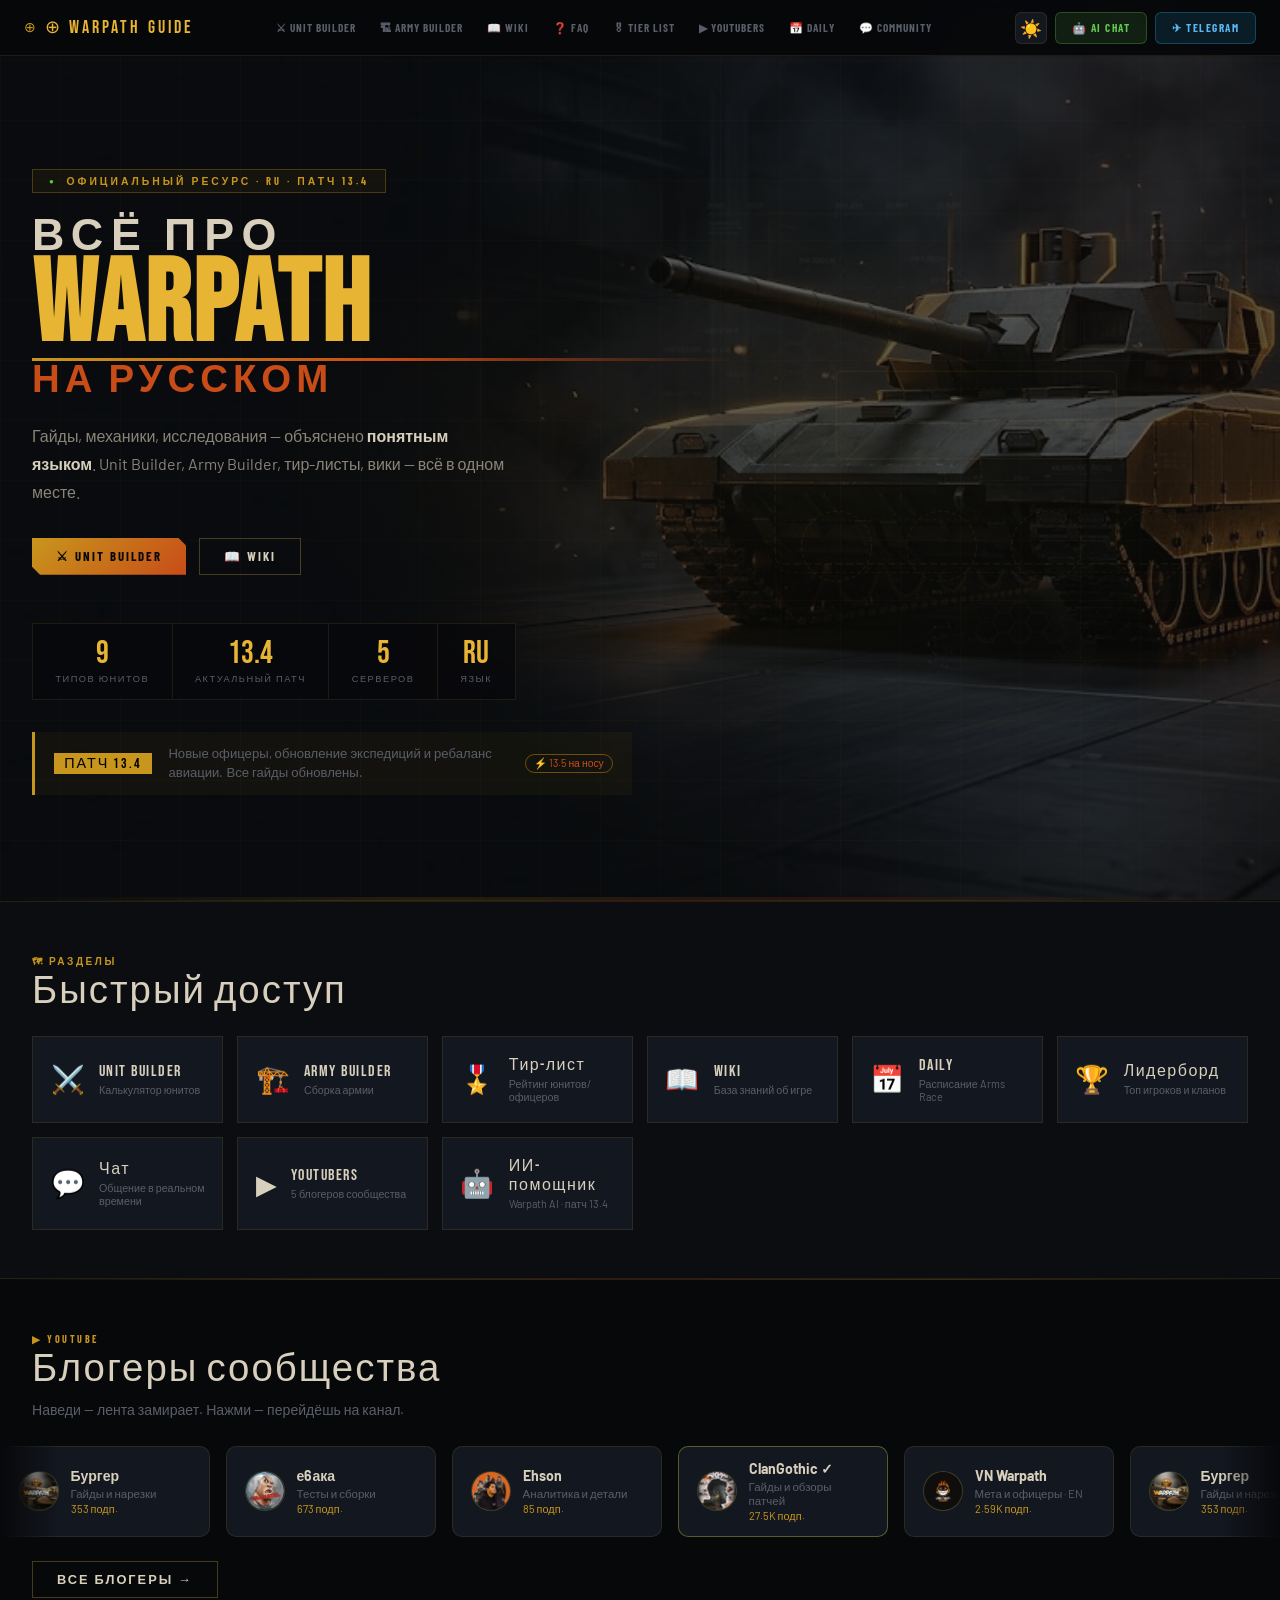
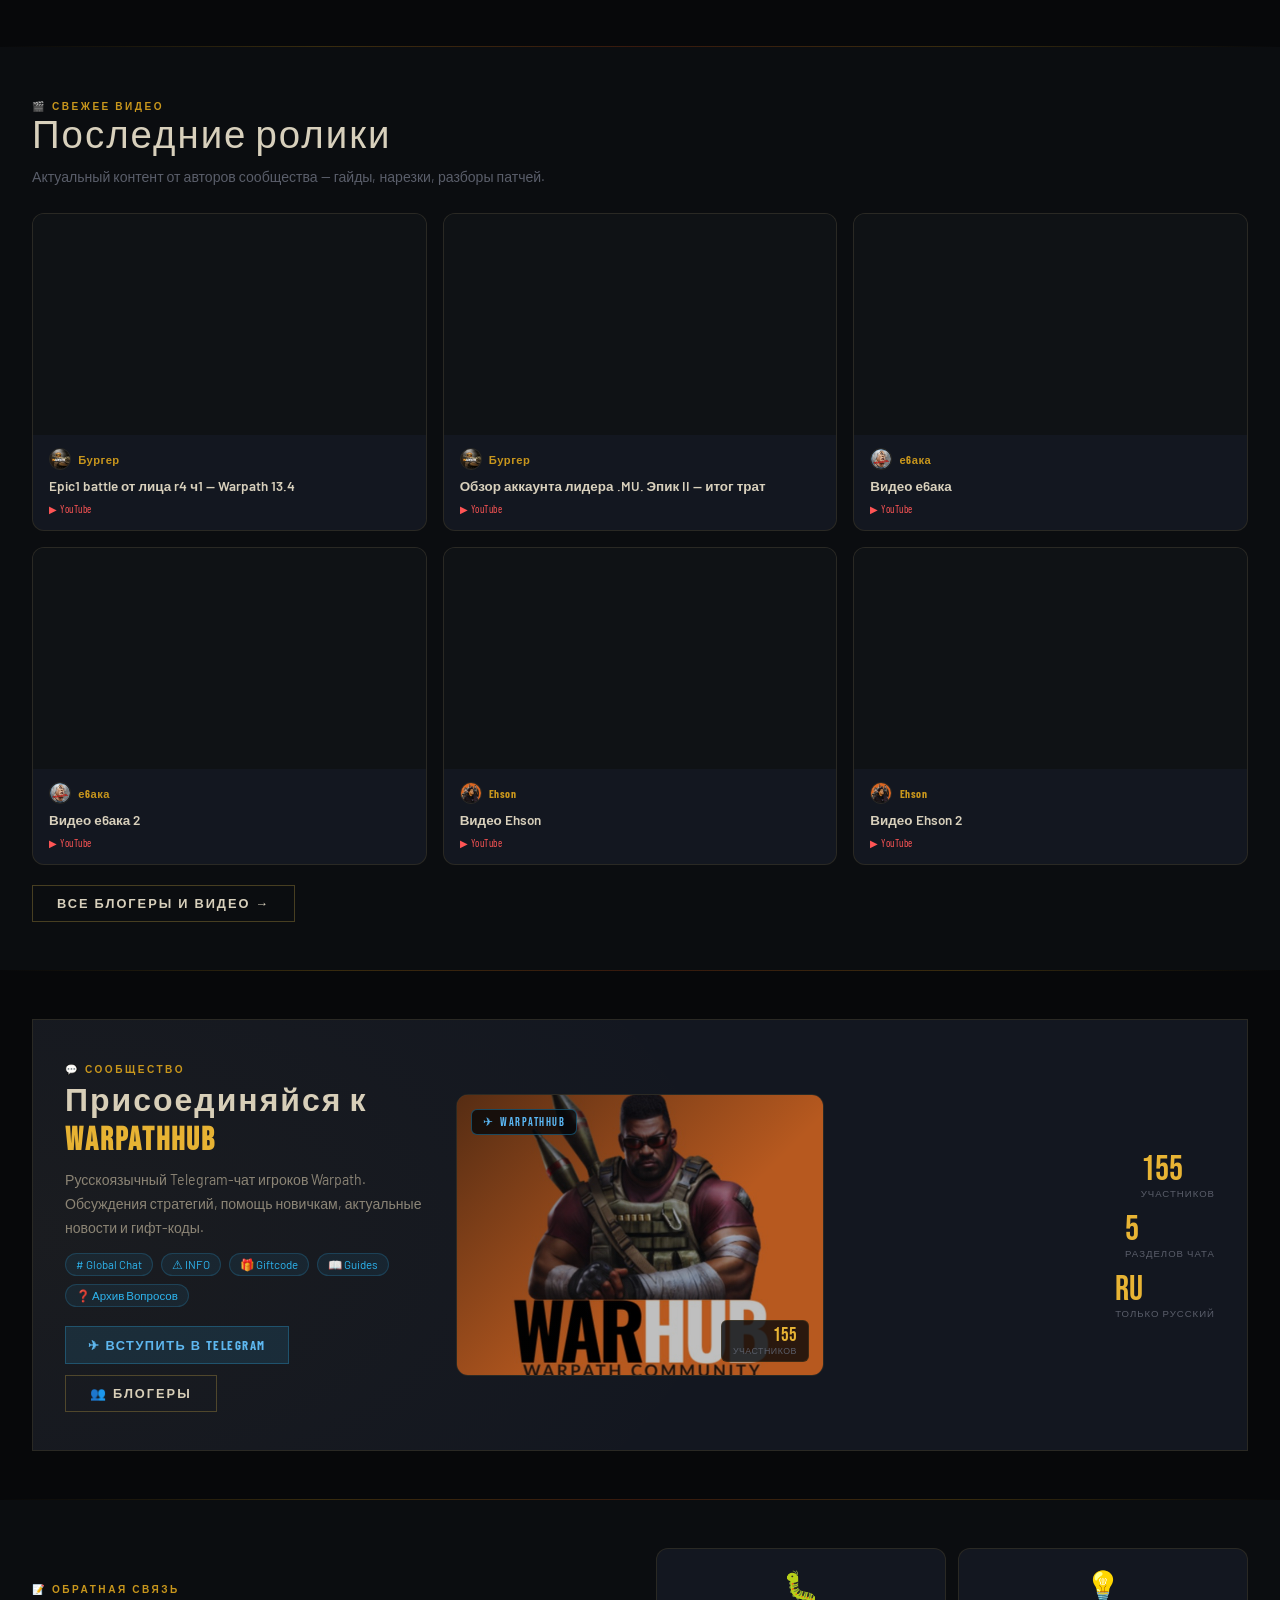
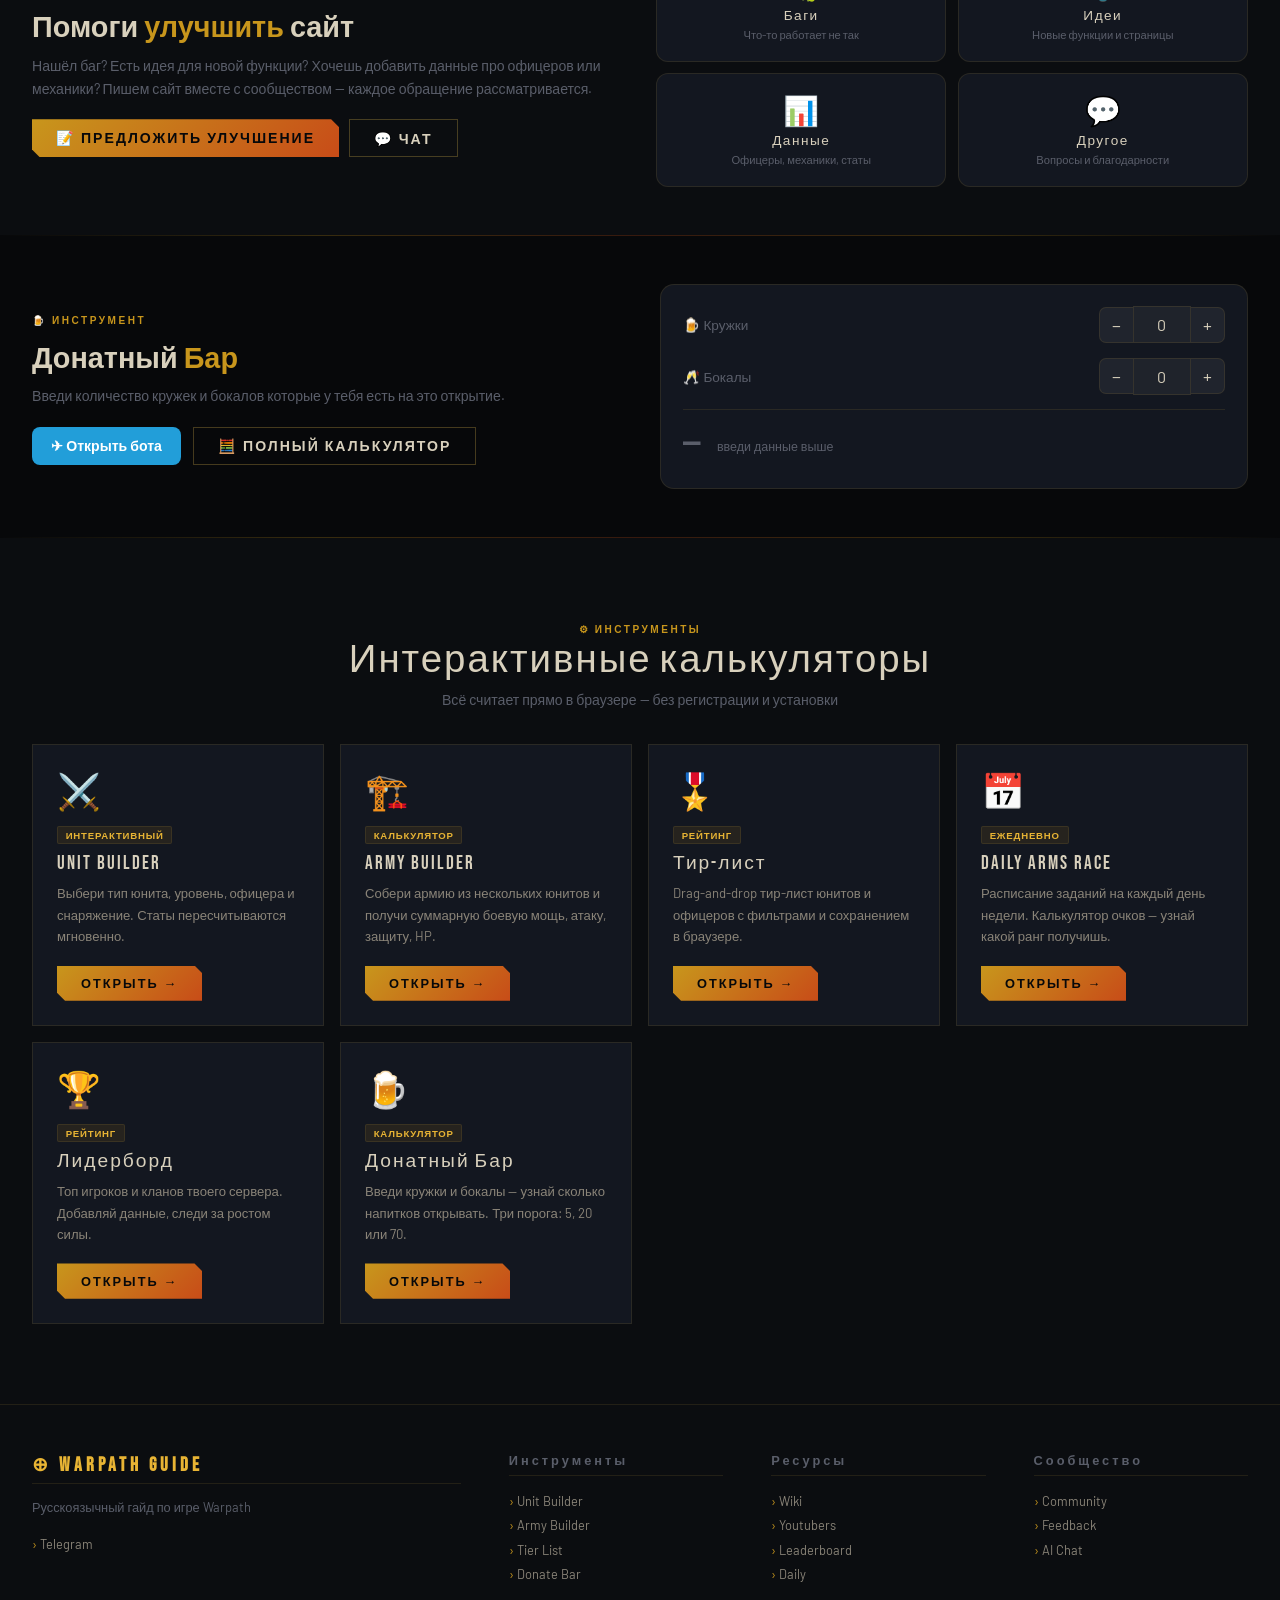
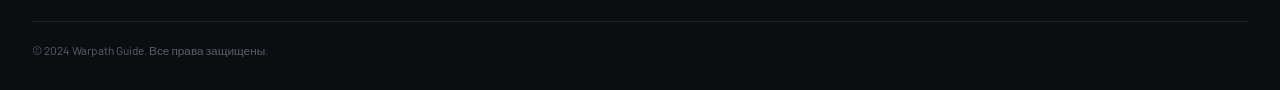
<file: index.html>
<!DOCTYPE html>
<html lang="ru">
<head>
<meta charset="UTF-8"><meta name="viewport" content="width=device-width,initial-scale=1">
<title>Warpath Guide — Главная</title>
<link rel="manifest" href="manifest.json">
<meta name="theme-color" content="#c8961c">
<meta name="description" content="Полный русскоязычный гайд по Warpath: Unit Builder, Army Builder, Wiki, FAQ, Tier List и другие инструменты">
<link rel="stylesheet" href="style.css">
<style>
/* ══ SKELETON LOADERS ══ */
@keyframes shimmer{0%{background-position:-600px 0}100%{background-position:600px 0}}
.skel-line{border-radius:6px;background:linear-gradient(90deg,rgba(255,255,255,.04) 25%,rgba(255,255,255,.10) 50%,rgba(255,255,255,.04) 75%);background-size:600px 100%;animation:shimmer 1.4s infinite linear;display:block}
.skel-nav-card{background:var(--panel);border:1px solid var(--border);border-radius:10px;padding:1.1rem 1rem;display:flex;align-items:center;gap:.85rem}
.skel-nav-icon{width:36px;height:36px;border-radius:8px;flex-shrink:0}
.skel-nav-t1{height:13px;width:70%;margin-bottom:6px}
.skel-nav-t2{height:10px;width:50%}
.skel-tool-card{background:var(--panel);border:1px solid var(--border);border-radius:12px;padding:1.5rem}
.skel-tool-icon{width:44px;height:44px;border-radius:10px;margin-bottom:.7rem}
.skel-tool-t1{height:14px;width:55%;margin-bottom:8px}
.skel-tool-t2{height:10px;width:90%;margin-bottom:5px}
.skel-tool-t3{height:10px;width:75%;margin-bottom:1.1rem}
.skel-tool-btn{height:34px;width:120px;border-radius:6px}
</style>
</head>
<body>

<!-- ══ HERO ══ -->
<section class="hero-section">
  <div class="hero-bg"></div>
  <div class="hero-grid-overlay"></div>

  <svg class="hero-blueprint" viewBox="0 0 800 500" fill="none" xmlns="http://www.w3.org/2000/svg">
    <rect x="150" y="220" width="500" height="160" rx="8" stroke="currentColor" stroke-width="1.5" stroke-dasharray="8 4" fill="none" color="#c8961c"/>
    <rect x="220" y="160" width="320" height="100" rx="6" stroke="currentColor" stroke-width="1.5" fill="none" color="#c8961c"/>
    <rect x="280" y="100" width="200" height="80" rx="4" stroke="currentColor" stroke-width="1" stroke-dasharray="6 3" fill="none" color="#c8961c"/>
    <line x1="480" y1="135" x2="700" y2="135" stroke="currentColor" stroke-width="2" color="#c8961c"/>
    <rect x="690" y="128" width="30" height="14" rx="2" stroke="currentColor" stroke-width="1" fill="none" color="#c8961c"/>
    <circle cx="220" cy="360" r="40" stroke="currentColor" stroke-width="1.5" stroke-dasharray="5 3" fill="none" color="#c8961c"/>
    <circle cx="340" cy="360" r="40" stroke="currentColor" stroke-width="1.5" stroke-dasharray="5 3" fill="none" color="#c8961c"/>
    <circle cx="460" cy="360" r="40" stroke="currentColor" stroke-width="1.5" stroke-dasharray="5 3" fill="none" color="#c8961c"/>
    <circle cx="580" cy="360" r="40" stroke="currentColor" stroke-width="1.5" stroke-dasharray="5 3" fill="none" color="#c8961c"/>
    <rect x="140" y="330" width="520" height="60" rx="30" stroke="currentColor" stroke-width="1" stroke-dasharray="4 4" fill="none" color="#c8961c"/>
    <line x1="150" y1="430" x2="650" y2="430" stroke="currentColor" stroke-width=".5" stroke-dasharray="3 3" color="#c8961c" opacity=".6"/>
    <line x1="150" y1="425" x2="150" y2="435" stroke="currentColor" stroke-width=".5" color="#c8961c" opacity=".6"/>
    <line x1="650" y1="425" x2="650" y2="435" stroke="currentColor" stroke-width=".5" color="#c8961c" opacity=".6"/>
    <circle cx="380" cy="140" r="30" stroke="currentColor" stroke-width=".8" stroke-dasharray="4 2" fill="none" color="#c8961c" opacity=".5"/>
    <line x1="380" y1="100" x2="380" y2="180" stroke="currentColor" stroke-width=".5" color="#c8961c" opacity=".5"/>
    <line x1="340" y1="140" x2="420" y2="140" stroke="currentColor" stroke-width=".5" color="#c8961c" opacity=".5"/>
    <text x="370" y="470" fill="#c8961c" font-size="10" opacity=".5" font-family="monospace">500mm</text>
    <text x="710" y="130" fill="#c8961c" font-size="9" opacity=".5" font-family="monospace">122mm</text>
    <text x="160" y="200" fill="#c8961c" font-size="9" opacity=".5" font-family="monospace">UNIT-04</text>
    <path d="M50 80 L200 60 L350 80 L200 100 Z" stroke="currentColor" stroke-width="1" stroke-dasharray="6 3" fill="none" color="#c8961c" opacity=".4"/>
    <line x1="200" y1="40" x2="200" y2="120" stroke="currentColor" stroke-width=".8" color="#c8961c" opacity=".4"/>
    <text x="210" y="55" fill="#c8961c" font-size="9" opacity=".4" font-family="monospace">AIR-02</text>
  </svg>

  <div class="hero-inner">
    <div class="hero-eyebrow">Официальный ресурс · RU · Патч 13.4</div>

    <h1 class="hero-headline">
      <span class="line1">ВСЁ ПРО</span>
      <span class="line2">WARPATH</span>
      <span class="line3">НА РУССКОМ</span>
    </h1>

    <p class="hero-desc">
      Гайды, механики, исследования — объяснено <strong>понятным языком</strong>.
      Unit Builder, Army Builder, тир-листы, вики — всё в одном месте.
    </p>

    <div class="hero-cta">
      <button class="btn btn-primary" onclick="location.href='unit-builder.html'">⚔ UNIT BUILDER</button>
      <button class="btn btn-outline" onclick="location.href='wiki.html'">📖 WIKI</button>
    </div>

    <div class="hero-stats-new">
      <div class="hstat-new"><div class="hstat-new-n">9</div><div class="hstat-new-l">Типов юнитов</div></div>
      <div class="hstat-new"><div class="hstat-new-n">13.4</div><div class="hstat-new-l">Актуальный патч</div></div>
      <div class="hstat-new"><div class="hstat-new-n">5</div><div class="hstat-new-l">Серверов</div></div>
      <div class="hstat-new"><div class="hstat-new-n">RU</div><div class="hstat-new-l">Язык</div></div>
    </div>

    <div class="patch-strip">
      <div class="patch-strip-badge">ПАТЧ 13.4</div>
      <div class="patch-strip-text">Новые офицеры, обновление экспедиций и ребаланс авиации. Все гайды обновлены.</div>
      <div class="patch-strip-new">⚡ 13.5 на носу</div>
    </div>
  </div>

  <div class="hero-accent-line"></div>
</section>

<div class="divider"></div>

<!-- NAV CARDS -->
<section class="section-sm section-bg-bg2">
  <div class="wrap">
    <div class="sec-hd fade-up sec-hd-mb">
      <div class="tag">🗺 Разделы</div>
      <div class="title">Быстрый доступ</div>
    </div>
    <div class="nav-cards fade-up" id="nav-cards">
      <div class="skel-nav-card" aria-hidden="true"><div class="skel-line skel-nav-icon"></div><div class="skel-flex-1"><div class="skel-line skel-nav-t1"></div><div class="skel-line skel-nav-t2"></div></div></div>
      <div class="skel-nav-card" aria-hidden="true"><div class="skel-line skel-nav-icon"></div><div class="skel-flex-1"><div class="skel-line skel-nav-t1"></div><div class="skel-line skel-nav-t2"></div></div></div>
      <div class="skel-nav-card" aria-hidden="true"><div class="skel-line skel-nav-icon"></div><div class="skel-flex-1"><div class="skel-line skel-nav-t1"></div><div class="skel-line skel-nav-t2"></div></div></div>
      <div class="skel-nav-card" aria-hidden="true"><div class="skel-line skel-nav-icon"></div><div class="skel-flex-1"><div class="skel-line skel-nav-t1"></div><div class="skel-line skel-nav-t2"></div></div></div>
      <div class="skel-nav-card" aria-hidden="true"><div class="skel-line skel-nav-icon"></div><div class="skel-flex-1"><div class="skel-line skel-nav-t1"></div><div class="skel-line skel-nav-t2"></div></div></div>
      <div class="skel-nav-card" aria-hidden="true"><div class="skel-line skel-nav-icon"></div><div class="skel-flex-1"><div class="skel-line skel-nav-t1"></div><div class="skel-line skel-nav-t2"></div></div></div>
    </div>
  </div>
</section>

<div class="divider"></div>

<!-- BLOGGER STRIP -->
<section class="section-sm section-bg-bg">
  <div class="wrap wrap-mb">
    <div class="sec-hd fade-up sec-hd-mb-0">
      <div class="tag">▶ YouTube</div>
      <div class="title">Блогеры сообщества</div>
      <div class="sub">Наведи — лента замирает. Нажми — перейдёшь на канал.</div>
    </div>
  </div>
  <div class="blogger-strip-wrap fade-up">
    <div class="blogger-strip-track" id="blogger-strip"></div>
  </div>
  <div class="wrap wrap-mt">
    <a href="youtubers.html" class="btn btn-outline">Все блогеры →</a>
  </div>
</section>

<div class="divider"></div>

<!-- LATEST VIDEOS -->
<section class="section-sm section-bg-bg2-alt">
  <div class="wrap">
    <div class="sec-hd fade-up sec-hd-mb">
      <div class="tag">🎬 Свежее видео</div>
      <div class="title">Последние ролики</div>
      <div class="sub">Актуальный контент от авторов сообщества — гайды, нарезки, разборы патчей.</div>
    </div>
    <div class="videos-grid fade-up" id="videos-grid"></div>
    <div class="wrap-mt-lg">
      <a href="youtubers.html" class="btn btn-outline">Все блогеры и видео →</a>
    </div>
  </div>
</section>

<div class="divider"></div>

<!-- COMMUNITY -->
<section class="section-sm section-bg-bg">
  <div class="wrap">
    <div class="community-wrap fade-up">
      <div>
        <div class="tag">💬 Сообщество</div>
        <h2>Присоединяйся к <em class="community-h2-em">WarpathHub</em></h2>
        <p>Русскоязычный Telegram-чат игроков Warpath. Обсуждения стратегий, помощь новичкам, актуальные новости и гифт-коды.</p>
        <div class="tg-rooms">
          <span class="tg-room"># Global Chat</span>
          <span class="tg-room">⚠ INFO</span>
          <span class="tg-room">🎁 Giftcode</span>
          <span class="tg-room">📖 Guides</span>
          <span class="tg-room">❓ Архив Вопросов</span>
        </div>
        <div class="community-btns">
          <a href="https://t.me/WarpathHub" target="_blank" class="btn-tg">✈ Вступить в Telegram</a>
          <a href="youtubers.html" class="btn btn-outline">👥 Блогеры</a>
        </div>
      </div>
      <div class="community-img-wrap">
        <img src="WARHUBwarpath.jpg" alt="WarpathHub Community" loading="lazy"
          onerror="this.closest('.community-img-wrap').style.display='none'">
        <div class="community-img-overlay"></div>
        <div class="community-img-badge">WarpathHub</div>
        <div class="community-img-members">
          <div class="community-img-members-n">155</div>
          <div class="community-img-members-l">участников</div>
        </div>
      </div>
      <div class="community-stats">
        <div><div class="cstat-n">155</div><div class="cstat-l">Участников</div></div>
        <div><div class="cstat-n">5</div><div class="cstat-l">Разделов чата</div></div>
        <div><div class="cstat-n">RU</div><div class="cstat-l">Только русский</div></div>
      </div>
    </div>
  </div>
</section>

<div class="divider"></div>

<!-- FEEDBACK -->
<section class="section-sm section-bg-bg2-alt">
  <div class="wrap">
    <div class="fade-up feedback-grid">
      <div>
        <div class="tag">📝 Обратная связь</div>
        <h2 class="feedback-h2">Помоги <em class="community-em">улучшить</em> сайт</h2>
        <p class="feedback-p">
          Нашёл баг? Есть идея для новой функции? Хочешь добавить данные про офицеров или механики?
          Пишем сайт вместе с сообществом — каждое обращение рассматривается.
        </p>
        <div class="feedback-btns">
          <a href="feedback.html" class="btn btn-primary feedback-btn">📝 Предложить улучшение</a>
          <a href="community.html" class="btn btn-outline feedback-btn">💬 Чат</a>
        </div>
      </div>
      <div class="feedback-cards">
        <div class="feedback-card-item">
          <div class="feedback-card-icon">🐛</div>
          <div class="feedback-card-title">Баги</div>
          <div class="feedback-card-desc">Что-то работает не так</div>
        </div>
        <div class="feedback-card-item">
          <div class="feedback-card-icon">💡</div>
          <div class="feedback-card-title">Идеи</div>
          <div class="feedback-card-desc">Новые функции и страницы</div>
        </div>
        <div class="feedback-card-item">
          <div class="feedback-card-icon">📊</div>
          <div class="feedback-card-title">Данные</div>
          <div class="feedback-card-desc">Офицеры, механики, статы</div>
        </div>
        <div class="feedback-card-item">
          <div class="feedback-card-icon">💬</div>
          <div class="feedback-card-title">Другое</div>
          <div class="feedback-card-desc">Вопросы и благодарности</div>
        </div>
      </div>
    </div>
  </div>
</section>

<div class="divider"></div>

<!-- DONATE BAR -->
<section class="section-sm section-bg-bg">
  <div class="wrap">
    <div class="donate-wrap fade-up">
      <div class="donate-left">
        <div class="tag">🍺 Инструмент</div>
        <h2>Донатный <em class="community-em">Бар</em></h2>
        <p>Введи количество кружек и бокалов которые у тебя есть на это открытие.</p>
        <div class="donate-btns">
          <a href="https://t.me/donatebar_bot" target="_blank" rel="noopener" class="donate-bot-link">
            ✈ Открыть бота
          </a>
          <a href="donate-bar.html" class="btn btn-outline feedback-btn">🧮 Полный калькулятор</a>
        </div>
      </div>
      <div class="donate-calc">
        <div class="dc-row">
          <label class="dc-label">🍺 Кружки</label>
          <div class="dc-counter">
            <button class="dc-btn" onclick="dcAdj('cups',-1)">−</button>
            <input class="dc-val" id="dc-cups" type="number" min="0" value="0" oninput="dcCalc()">
            <button class="dc-btn" onclick="dcAdj('cups',1)">+</button>
          </div>
        </div>
        <div class="dc-row">
          <label class="dc-label">🥂 Бокалы</label>
          <div class="dc-counter">
            <button class="dc-btn" onclick="dcAdj('glasses',-1)">−</button>
            <input class="dc-val" id="dc-glasses" type="number" min="0" value="0" oninput="dcCalc()">
            <button class="dc-btn" onclick="dcAdj('glasses',1)">+</button>
          </div>
        </div>
        <div class="dc-result" id="dc-result">
          <div class="dc-result-num" id="dc-num">—</div>
          <div class="dc-result-lbl" id="dc-lbl">введи данные выше</div>
        </div>
      </div>
    </div>
  </div>
</section>

<div class="divider"></div>

<!-- TOOLS PREVIEW -->
<section class="section grid-bg section-bg-bg2-alt">
  <div class="wrap">
    <div class="sec-hd center fade-up">
      <div class="tag">⚙ Инструменты</div>
      <div class="title">Интерактивные калькуляторы</div>
      <div class="sub">Всё считает прямо в браузере — без регистрации и установки</div>
    </div>
    <div id="tools-grid" class="fade-up tools-grid">
      <div class="skel-tool-card" aria-hidden="true"><div class="skel-line skel-tool-icon"></div><div class="skel-line skel-tool-t1"></div><div class="skel-line skel-tool-t2"></div><div class="skel-line skel-tool-t3"></div><div class="skel-line skel-tool-btn"></div></div>
      <div class="skel-tool-card" aria-hidden="true"><div class="skel-line skel-tool-icon"></div><div class="skel-line skel-tool-t1"></div><div class="skel-line skel-tool-t2"></div><div class="skel-line skel-tool-t3"></div><div class="skel-line skel-tool-btn"></div></div>
      <div class="skel-tool-card" aria-hidden="true"><div class="skel-line skel-tool-icon"></div><div class="skel-line skel-tool-t1"></div><div class="skel-line skel-tool-t2"></div><div class="skel-line skel-tool-t3"></div><div class="skel-line skel-tool-btn"></div></div>
    </div>
  </div>
</section>

<!-- ══════════════════════════════════════
   СКРИПТЫ — порядок важен:
   1) i18n.js  (переводы)
   2) theme-manager.js (тема)
   3) pwa-init.js (PWA)
   4) nav.js   (вставляет шапку в body)
   5) data.js  (данные игры)
   6) inline   (логика страницы)
═══════════════════════════════════════ -->
<script src="i18n.js"></script>
<script src="theme-manager.js"></script>
<script src="pwa-init.js"></script>
<script src="nav.js"></script>
<script src="data.js"></script>
<script>
const NAV_SECTIONS = [
  {icon:'⚔️', label:'Unit Builder',    sub:'Калькулятор юнитов',       href:'unit-builder.html'},
  {icon:'🏗️', label:'Army Builder',    sub:'Сборка армии',              href:'army-builder.html'},
  {icon:'🎖️', label:'Тир-лист',        sub:'Рейтинг юнитов/офицеров',   href:'tier-list.html'},
  {icon:'📖', label:'Wiki',            sub:'База знаний об игре',        href:'wiki.html'},
  {icon:'📅', label:'Daily',           sub:'Расписание Arms Race',       href:'daily.html'},
  {icon:'🏆', label:'Лидерборд',       sub:'Топ игроков и кланов',       href:'leaderboard.html'},
  {icon:'💬', label:'Чат',             sub:'Общение в реальном времени', href:'community.html'},
  {icon:'▶',  label:'YouTubers',       sub:'5 блогеров сообщества',      href:'youtubers.html'},
  {icon:'🤖', label:'ИИ-помощник',     sub:'Warpath AI · патч 13.4',     href:'ai-chat.html'},
];
const TOOLS = [
  {icon:'⚔️', title:'Unit Builder',    tag:'Интерактивный', desc:'Выбери тип юнита, уровень, офицера и снаряжение. Статы пересчитываются мгновенно.',             href:'unit-builder.html'},
  {icon:'🏗️', title:'Army Builder',    tag:'Калькулятор',   desc:'Собери армию из нескольких юнитов и получи суммарную боевую мощь, атаку, защиту, HP.',         href:'army-builder.html'},
  {icon:'🎖️', title:'Тир-лист',        tag:'Рейтинг',       desc:'Drag-and-drop тир-лист юнитов и офицеров с фильтрами и сохранением в браузере.',               href:'tier-list.html'},
  {icon:'📅', title:'Daily Arms Race', tag:'Ежедневно',     desc:'Расписание заданий на каждый день недели. Калькулятор очков — узнай какой ранг получишь.',      href:'daily.html'},
  {icon:'🏆', title:'Лидерборд',       tag:'Рейтинг',       desc:'Топ игроков и кланов твоего сервера. Добавляй данные, следи за ростом силы.',                   href:'leaderboard.html'},
  {icon:'🍺', title:'Донатный Бар',    tag:'Калькулятор',   desc:'Введи кружки и бокалы — узнай сколько напитков открывать. Три порога: 5, 20 или 70.',           href:'donate-bar.html'},
];

function getYtThumb(url) {
  const m = url.match(/(?:youtu\.be\/|v=|\/embed\/)([A-Za-z0-9_-]{11})/);
  return m ? `https://img.youtube.com/vi/${m[1]}/mqdefault.jpg` : null;
}

function buildVideosGrid() {
  const grid = document.getElementById('videos-grid');
  if (!grid || typeof YOUTUBERS === 'undefined') return;
  const all = [];
  YOUTUBERS.forEach(y => (y.latestVideos||[]).forEach(v => all.push({...v, author: y})));
  grid.innerHTML = '';
  all.slice(0, 6).forEach(v => {
    const thumb = getYtThumb(v.url);
    const y = v.author;
    const avHtml = y.avatar
      ? `<img class="video-author-avatar" src="${y.avatar}" alt="${y.name}" onerror="this.outerHTML='<div class=\\'video-author-avatar-em\\'>${y.emoji}</div>'">`
      : `<div class="video-author-avatar-em">${y.emoji}</div>`;
    const card = document.createElement('a');
    card.className = 'video-card';
    card.href = v.url; card.target = '_blank'; card.rel = 'noopener';
    card.innerHTML = `
      <div class="video-thumb">
        ${thumb ? `<img src="${thumb}" alt="${v.title}" loading="lazy" onerror="this.parentNode.style.background='var(--bg3)';this.remove()">` : `<div style="position:absolute;inset:0;display:flex;align-items:center;justify-content:center;font-size:2.5rem;color:var(--muted)">▶</div>`}
        <div class="video-play-btn"><div class="video-play-icon"><svg width="14" height="16" viewBox="0 0 14 16" fill="white"><polygon points="0,0 14,8 0,16"/></svg></div></div>
      </div>
      <div class="video-info">
        <div class="video-author">${avHtml}<span class="video-author-name">${y.name}</span></div>
        <div class="video-title">${v.title}</div>
        <div class="video-yt-badge">▶ YouTube</div>
      </div>`;
    grid.appendChild(card);
  });
}

document.addEventListener('DOMContentLoaded', () => {
  // initShared is optional - only call if defined
  if (typeof initShared === 'function') {
    try {
      initShared();
    } catch (e) {
      console.warn('initShared() error:', e);
    }
  }

  const nc = document.getElementById('nav-cards');
  if (nc) {
    nc.innerHTML = '';
    NAV_SECTIONS.forEach(s => {
      const d = document.createElement('div');
      d.className = 'nav-card';
      d.innerHTML = `<div class="nav-card-icon">${s.icon}</div><div><div class="nav-card-label">${s.label}</div><div class="nav-card-sub">${s.sub}</div></div>`;
      d.onclick = () => location.href = s.href;
      nc.appendChild(d);
    });
  }

  const strip = document.getElementById('blogger-strip');
  if (strip && typeof YOUTUBERS !== 'undefined') {
    [...YOUTUBERS, ...YOUTUBERS].forEach(y => {
      const a = document.createElement('a');
      a.className = 'bl-card' + (y.approved ? ' offl' : '');
      a.href = y.yt; a.target = '_blank'; a.rel = 'noopener';
      const avWrap = document.createElement('div');
      if (y.avatar) {
        const img = document.createElement('img');
        img.src = y.avatar; img.alt = y.name; img.className = 'bl-avatar bl-avatar-img';
        img.onerror = function() { const em = document.createElement('div'); em.className = 'bl-avatar'; em.textContent = y.emoji; this.parentNode.replaceChild(em, this); };
        avWrap.appendChild(img);
      } else { avWrap.className = 'bl-avatar'; avWrap.textContent = y.emoji; }
      const info = document.createElement('div');
      info.innerHTML = `<div class="bl-name">${y.name}${y.approved?' ✓':''}</div><div class="bl-spec">${y.spec}</div><div class="bl-subs">${y.subs} подп.</div>`;
      a.appendChild(avWrap); a.appendChild(info); strip.appendChild(a);
    });
  }

  buildVideosGrid();

  const tg = document.getElementById('tools-grid');
  if (tg) {
    tg.innerHTML = '';
    TOOLS.forEach(t => {
      const d = document.createElement('div');
      d.className = 'card card-hover'; d.style.padding = '1.5rem';
      d.innerHTML = `<div style="font-size:2.2rem;margin-bottom:.7rem">${t.icon}</div><span class="pill pill-tag">${t.tag}</span><div style="font-family:'Bebas Neue',sans-serif;font-size:1.2rem;letter-spacing:2px;margin:.5rem 0">${t.title}</div><p style="font-size:.82rem;color:var(--dim);line-height:1.65">${t.desc}</p><div style="margin-top:1.1rem"><span class="btn btn-primary">Открыть →</span></div>`;
      d.onclick = () => location.href = t.href;
      tg.appendChild(d);
    });
  }
});

function dcAdj(f, d) {
  const el = document.getElementById(f==='cups'?'dc-cups':'dc-glasses');
  el.value = Math.max(0, (parseInt(el.value)||0)+d); dcCalc();
}
function dcCalc() {
  const cups = Math.min(Math.max(0, parseInt(document.getElementById('dc-cups').value)||0), 120);
  const glasses = Math.max(0, parseInt(document.getElementById('dc-glasses').value)||0);
  const total = glasses + Math.floor(cups/3);
  const num = document.getElementById('dc-num'), lbl = document.getElementById('dc-lbl');
  if (!num) return;
  num.className = 'dc-result-num';
  if (total>=52) { num.textContent='70 🍻'; num.classList.add('max'); lbl.textContent='Открывай 65 + 5 напитков'; }
  else if (total<15) { num.textContent='5 🍺'; num.classList.add('free'); lbl.textContent=`Только бесплатные. Ещё ${15-total} бокалов до 20`; }
  else { num.textContent='20 🍻'; num.classList.add('mid'); lbl.textContent=`Открывай 15 + 5. Ещё ${52-total} до 70`; }
}
</script>
</body>
</html>
</file>
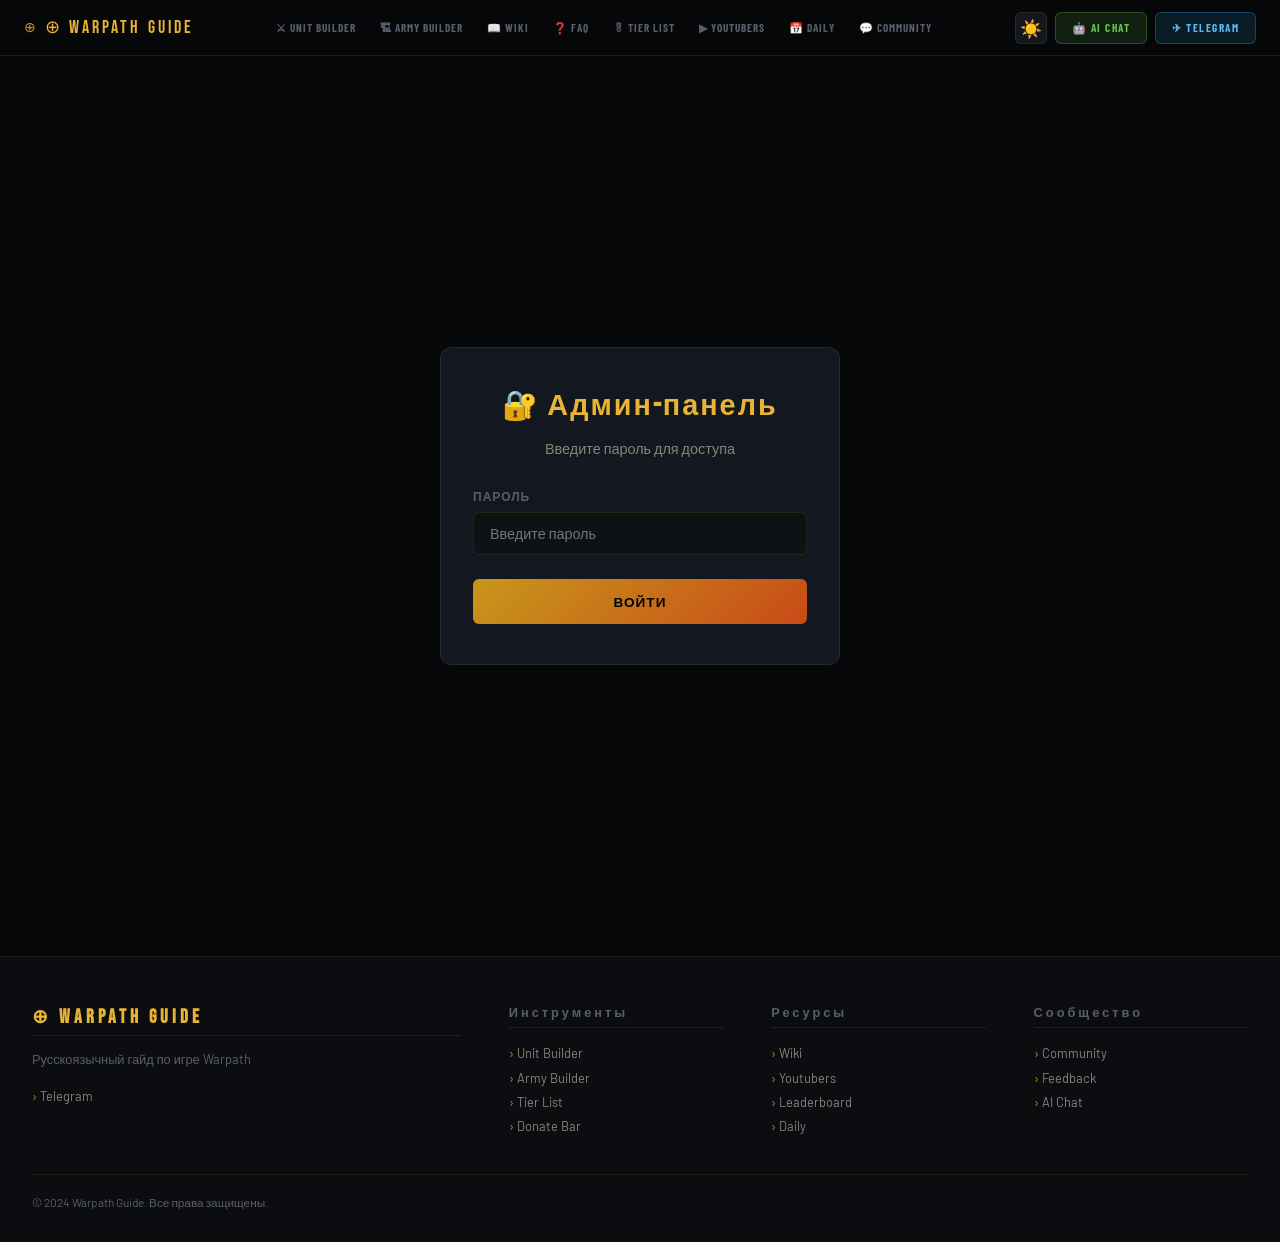
<file: admin.html>
<!DOCTYPE html>
<html lang="ru">
<head>
<meta charset="UTF-8"><meta name="viewport" content="width=device-width,initial-scale=1">
<title>Админ-панель — Warpath Guide</title>
<link rel="stylesheet" href="style.css">
<style>
/* ══════════════════════════════════════
   ADMIN PANEL STYLES
══════════════════════════════════════ */
.admin-container {
  min-height: 100vh;
  background: var(--bg);
  padding-top: 56px;
}

.admin-header {
  background: var(--bg2);
  border-bottom: var(--line);
  padding: 1.5rem 2rem;
  display: flex;
  justify-content: space-between;
  align-items: center;
}

.admin-title {
  font-family: 'Bebas Neue', sans-serif;
  font-size: 1.5rem;
  letter-spacing: 2px;
  color: var(--gold2);
}

.admin-logout {
  background: rgba(224,72,72,.12);
  border: 1px solid rgba(224,72,72,.3);
  color: #e04848;
  padding: .5rem 1rem;
  font-family: 'Barlow Condensed', sans-serif;
  font-size: .75rem;
  font-weight: 700;
  letter-spacing: 1px;
  text-transform: uppercase;
  border-radius: 6px;
  cursor: pointer;
  transition: all .2s;
}

.admin-logout:hover {
  background: rgba(224,72,72,.22);
  border-color: rgba(224,72,72,.5);
}

/* Login form */
.admin-login {
  min-height: 100vh;
  display: flex;
  align-items: center;
  justify-content: center;
  padding: 2rem;
}

.admin-login-box {
  max-width: 400px;
  width: 100%;
  background: var(--panel);
  border: var(--line);
  border-radius: 12px;
  padding: 2.5rem 2rem;
}

.admin-login-title {
  font-family: 'Bebas Neue', sans-serif;
  font-size: 1.8rem;
  letter-spacing: 2px;
  color: var(--gold2);
  margin-bottom: 1rem;
  text-align: center;
}

.admin-login-desc {
  color: var(--dim);
  font-size: .9rem;
  text-align: center;
  margin-bottom: 2rem;
}

.admin-field {
  margin-bottom: 1.5rem;
}

.admin-label {
  display: block;
  font-size: .75rem;
  font-weight: 700;
  letter-spacing: 1px;
  text-transform: uppercase;
  color: var(--muted);
  margin-bottom: .5rem;
}

.admin-input {
  width: 100%;
  background: var(--bg3);
  border: var(--line);
  color: var(--text);
  padding: .75rem 1rem;
  font-size: .9rem;
  border-radius: 6px;
  outline: none;
  transition: all .2s;
}

.admin-input:focus {
  border-color: var(--gold);
  box-shadow: 0 0 12px rgba(200,150,28,.15);
}

.admin-btn {
  width: 100%;
  background: linear-gradient(135deg, var(--gold), var(--orange));
  color: #000;
  padding: .85rem;
  font-family: 'Barlow Condensed', sans-serif;
  font-size: .85rem;
  font-weight: 700;
  letter-spacing: 1px;
  text-transform: uppercase;
  border: none;
  border-radius: 6px;
  cursor: pointer;
  transition: all .2s;
}

.admin-btn:hover {
  opacity: .85;
  transform: translateY(-2px);
}

.admin-error {
  background: rgba(224,72,72,.12);
  border: 1px solid rgba(224,72,72,.3);
  color: #e04848;
  padding: 1rem;
  border-radius: 6px;
  margin-bottom: 1.5rem;
  font-size: .9rem;
}

/* Main content */
.admin-content {
  max-width: 1280px;
  margin: 0 auto;
  padding: 2rem;
}

.admin-tabs {
  display: flex;
  gap: .5rem;
  margin-bottom: 2rem;
  border-bottom: 1px solid var(--border);
  overflow-x: auto;
}

.admin-tab-btn {
  padding: 1rem 1.5rem;
  background: transparent;
  border: none;
  border-bottom: 2px solid transparent;
  color: var(--muted);
  font-family: 'Barlow Condensed', sans-serif;
  font-size: .85rem;
  font-weight: 700;
  letter-spacing: 1px;
  text-transform: uppercase;
  cursor: pointer;
  transition: all .2s;
  white-space: nowrap;
}

.admin-tab-btn:hover {
  color: var(--gold2);
}

.admin-tab-btn.active {
  color: var(--gold2);
  border-bottom-color: var(--gold);
}

.admin-tab {
  display: none;
}

.admin-tab.active {
  display: block;
}

.admin-form {
  background: var(--panel);
  border: var(--line);
  border-radius: 8px;
  padding: 2rem;
  margin-bottom: 2rem;
}

.admin-form-title {
  font-family: 'Bebas Neue', sans-serif;
  font-size: 1.3rem;
  letter-spacing: 2px;
  color: var(--gold2);
  margin-bottom: 1.5rem;
  padding-bottom: 1rem;
  border-bottom: 1px solid var(--border);
}

.admin-form-row {
  display: grid;
  grid-template-columns: 1fr 1fr;
  gap: 1.5rem;
  margin-bottom: 1.5rem;
}

.admin-form-row.full {
  grid-template-columns: 1fr;
}

.admin-textarea {
  width: 100%;
  background: var(--bg3);
  border: var(--line);
  color: var(--text);
  padding: .75rem 1rem;
  font-size: .9rem;
  font-family: inherit;
  border-radius: 6px;
  outline: none;
  resize: vertical;
  min-height: 120px;
  transition: all .2s;
}

.admin-textarea:focus {
  border-color: var(--gold);
  box-shadow: 0 0 12px rgba(200,150,28,.15);
}

.admin-buttons {
  display: flex;
  gap: 1rem;
  flex-wrap: wrap;
}

.admin-btn-primary {
  background: linear-gradient(135deg, var(--gold), var(--orange));
  color: #000;
  padding: .75rem 1.5rem;
  font-family: 'Barlow Condensed', sans-serif;
  font-size: .8rem;
  font-weight: 700;
  letter-spacing: 1px;
  text-transform: uppercase;
  border: none;
  border-radius: 6px;
  cursor: pointer;
  transition: all .2s;
}

.admin-btn-primary:hover {
  opacity: .85;
  transform: translateY(-2px);
}

.admin-btn-secondary {
  background: var(--bg3);
  border: 1px solid var(--border);
  color: var(--text);
  padding: .75rem 1.5rem;
  font-family: 'Barlow Condensed', sans-serif;
  font-size: .8rem;
  font-weight: 700;
  letter-spacing: 1px;
  text-transform: uppercase;
  border-radius: 6px;
  cursor: pointer;
  transition: all .2s;
}

.admin-btn-secondary:hover {
  border-color: var(--gold);
  color: var(--gold2);
}

.admin-list {
  background: var(--panel);
  border: var(--line);
  border-radius: 8px;
  overflow: hidden;
}

.admin-list-item {
  display: flex;
  justify-content: space-between;
  align-items: center;
  padding: 1rem;
  border-bottom: 1px solid var(--border);
}

.admin-list-item:last-child {
  border-bottom: none;
}

.admin-list-item-text {
  flex: 1;
}

.admin-list-item-title {
  font-weight: 700;
  color: var(--text);
  margin-bottom: .25rem;
}

.admin-list-item-desc {
  font-size: .85rem;
  color: var(--dim);
}

.admin-list-item-actions {
  display: flex;
  gap: .5rem;
}

.admin-btn-small {
  padding: .4rem .8rem;
  font-size: .7rem;
  font-weight: 700;
  border: 1px solid var(--border);
  background: transparent;
  color: var(--muted);
  border-radius: 4px;
  cursor: pointer;
  transition: all .2s;
}

.admin-btn-small:hover {
  border-color: var(--gold);
  color: var(--gold2);
}

.admin-btn-small.delete {
  border-color: rgba(224,72,72,.3);
  color: #e04848;
}

.admin-btn-small.delete:hover {
  border-color: #e04848;
  background: rgba(224,72,72,.12);
}

.admin-success {
  background: rgba(126,200,80,.12);
  border: 1px solid rgba(126,200,80,.3);
  color: #7ec850;
  padding: 1rem;
  border-radius: 6px;
  margin-bottom: 1.5rem;
  font-size: .9rem;
}

@media (max-width: 768px) {
  .admin-form-row {
    grid-template-columns: 1fr;
  }

  .admin-tabs {
    gap: 0;
  }

  .admin-tab-btn {
    padding: .75rem 1rem;
    font-size: .75rem;
  }
}
</style>
</head>
<body>

<div class="admin-container">
  <!-- Login form -->
  <div id="admin-login" class="admin-login" style="display: none;">
    <div class="admin-login-box">
      <h1 class="admin-login-title">🔐 Админ-панель</h1>
      <p class="admin-login-desc">Введите пароль для доступа</p>
      <div id="admin-error" class="admin-error" style="display: none;"></div>
      <form id="admin-login-form" onsubmit="return false;">
        <div class="admin-field">
          <label class="admin-label">Пароль</label>
          <input type="password" id="admin-password" class="admin-input" placeholder="Введите пароль" required>
        </div>
        <button type="button" class="admin-btn" onclick="adminLogin()">Войти</button>
      </form>
    </div>
  </div>

  <!-- Main content -->
  <div id="admin-main" style="display: none;">
    <div class="admin-header">
      <h1 class="admin-title">⚙ Админ-панель</h1>
      <button class="admin-logout" onclick="adminLogout()">Выход</button>
    </div>

    <div class="admin-content">
      <!-- Tabs -->
      <div class="admin-tabs">
        <button class="admin-tab-btn active" onclick="switchTab('faq')">❓ FAQ</button>
        <button class="admin-tab-btn" onclick="switchTab('officers')">🎖 Офицеры</button>
        <button class="admin-tab-btn" onclick="switchTab('patch')">📦 Патч</button>
        <button class="admin-tab-btn" onclick="switchTab('news')">📰 Новости</button>
      </div>

      <!-- FAQ Tab -->
      <div id="faq-tab" class="admin-tab active">
        <div class="admin-form">
          <h2 class="admin-form-title">Добавить вопрос</h2>
          <div class="admin-form-row">
            <div>
              <label class="admin-label">Категория</label>
              <select id="faq-category" class="admin-input">
                <option value="mechanics">Механика</option>
                <option value="units">Юниты</option>
                <option value="officers">Офицеры</option>
                <option value="strategy">Стратегия</option>
                <option value="economy">Экономика</option>
                <option value="events">События</option>
              </select>
            </div>
          </div>
          <div class="admin-form-row full">
            <div>
              <label class="admin-label">Вопрос</label>
              <input type="text" id="faq-question" class="admin-input" placeholder="Введите вопрос">
            </div>
          </div>
          <div class="admin-form-row full">
            <div>
              <label class="admin-label">Ответ</label>
              <textarea id="faq-answer" class="admin-textarea" placeholder="Введите ответ"></textarea>
            </div>
          </div>
          <div class="admin-form-row full">
            <div>
              <label class="admin-label">Теги (через запятую)</label>
              <input type="text" id="faq-tags" class="admin-input" placeholder="tag1, tag2, tag3">
            </div>
          </div>
          <div class="admin-buttons">
            <button class="admin-btn-primary" onclick="addFAQQuestion()">➕ Добавить</button>
            <button class="admin-btn-secondary" onclick="clearFAQForm()">Очистить</button>
          </div>
        </div>

        <div id="faq-list" class="admin-list"></div>
      </div>

      <!-- Officers Tab -->
      <div id="officers-tab" class="admin-tab">
        <div class="admin-form">
          <h2 class="admin-form-title">Обновить офицера</h2>
          <p style="color: var(--dim); margin-bottom: 1.5rem;">Функция в разработке</p>
        </div>
      </div>

      <!-- Patch Tab -->
      <div id="patch-tab" class="admin-tab">
        <div class="admin-form">
          <h2 class="admin-form-title">Информация о патче</h2>
          <div class="admin-form-row">
            <div>
              <label class="admin-label">Версия патча</label>
              <input type="text" id="patch-version" class="admin-input" placeholder="14.0">
            </div>
          </div>
          <div class="admin-form-row full">
            <div>
              <label class="admin-label">Описание</label>
              <textarea id="patch-notes" class="admin-textarea" placeholder="Описание изменений в патче"></textarea>
            </div>
          </div>
          <div class="admin-buttons">
            <button class="admin-btn-primary" onclick="updatePatchInfo()">💾 Сохранить</button>
          </div>
        </div>
      </div>

      <!-- News Tab -->
      <div id="news-tab" class="admin-tab">
        <div class="admin-form">
          <h2 class="admin-form-title">Добавить новость</h2>
          <div class="admin-form-row full">
            <div>
              <label class="admin-label">Заголовок</label>
              <input type="text" id="news-title" class="admin-input" placeholder="Заголовок новости">
            </div>
          </div>
          <div class="admin-form-row full">
            <div>
              <label class="admin-label">Содержание</label>
              <textarea id="news-content" class="admin-textarea" placeholder="Содержание новости"></textarea>
            </div>
          </div>
          <div class="admin-buttons">
            <button class="admin-btn-primary" onclick="addNews()">➕ Добавить</button>
            <button class="admin-btn-secondary" onclick="clearNewsForm()">Очистить</button>
          </div>
        </div>

        <div id="news-list" class="admin-list"></div>
      </div>
    </div>
  </div>
</div>

<script src="i18n.js"></script>
<script src="theme-manager.js"></script>
<script src="pwa-init.js"></script>
<script src="nav.js"></script>
<script src="faq-data.js"></script>

<script>
// ═══════════════════════════════════════
// ADMIN PANEL LOGIC
// ═══════════════════════════════════════

const ADMIN_PASSWORD_HASH = 'Burgerhgdgkjsadmins'; // Сложный пароль
const AUTH_TOKEN_KEY = 'admin-auth-token';
const AUTH_EXPIRY_KEY = 'admin-auth-expiry';
const TOKEN_EXPIRY_DAYS = 7;

// Проверяем аутентификацию при загрузке
document.addEventListener('DOMContentLoaded', () => {
  checkAuth();
  loadFAQList();
  loadNewsList();
});

function checkAuth() {
  const token = localStorage.getItem(AUTH_TOKEN_KEY);
  const expiry = localStorage.getItem(AUTH_EXPIRY_KEY);

  if (token && expiry && new Date().getTime() < parseInt(expiry)) {
    showMainContent();
  } else {
    showLoginForm();
    localStorage.removeItem(AUTH_TOKEN_KEY);
    localStorage.removeItem(AUTH_EXPIRY_KEY);
  }
}

function adminLogin() {
  const password = document.getElementById('admin-password').value;
  const errorDiv = document.getElementById('admin-error');

  if (password === ADMIN_PASSWORD_HASH) {
    const token = 'token_' + Date.now();
    const expiry = new Date().getTime() + (TOKEN_EXPIRY_DAYS * 24 * 60 * 60 * 1000);
    
    localStorage.setItem(AUTH_TOKEN_KEY, token);
    localStorage.setItem(AUTH_EXPIRY_KEY, expiry.toString());
    
    showMainContent();
    errorDiv.style.display = 'none';
  } else {
    errorDiv.textContent = '❌ Неверный пароль';
    errorDiv.style.display = 'block';
  }
}

function adminLogout() {
  localStorage.removeItem(AUTH_TOKEN_KEY);
  localStorage.removeItem(AUTH_EXPIRY_KEY);
  showLoginForm();
}

function showLoginForm() {
  document.getElementById('admin-login').style.display = 'flex';
  document.getElementById('admin-main').style.display = 'none';
}

function showMainContent() {
  document.getElementById('admin-login').style.display = 'none';
  document.getElementById('admin-main').style.display = 'block';
}

function switchTab(tabName) {
  // Скрываем все табы
  document.querySelectorAll('.admin-tab').forEach(tab => tab.classList.remove('active'));
  document.querySelectorAll('.admin-tab-btn').forEach(btn => btn.classList.remove('active'));

  // Показываем выбранный таб
  document.getElementById(tabName + '-tab').classList.add('active');
  event.target.classList.add('active');
}

// ═══ FAQ FUNCTIONS ═══
function addFAQQuestion() {
  const category = document.getElementById('faq-category').value;
  const question = document.getElementById('faq-question').value;
  const answer = document.getElementById('faq-answer').value;
  const tags = document.getElementById('faq-tags').value.split(',').map(t => t.trim());

  if (!question || !answer) {
    alert('Заполните все поля');
    return;
  }

  const newQuestion = {
    id: 'faq-' + Date.now(),
    category,
    question,
    answer,
    tags
  };

  let faqData = JSON.parse(localStorage.getItem('faq-custom') || '[]');
  faqData.push(newQuestion);
  localStorage.setItem('faq-custom', JSON.stringify(faqData));

  clearFAQForm();
  loadFAQList();
  alert('✅ Вопрос добавлен');
}

function loadFAQList() {
  const list = document.getElementById('faq-list');
  const faqData = JSON.parse(localStorage.getItem('faq-custom') || '[]');

  if (faqData.length === 0) {
    list.innerHTML = '<div style="padding: 2rem; text-align: center; color: var(--muted);">Нет добавленных вопросов</div>';
    return;
  }

  list.innerHTML = faqData.map(q => `
    <div class="admin-list-item">
      <div class="admin-list-item-text">
        <div class="admin-list-item-title">${q.question}</div>
        <div class="admin-list-item-desc">${q.answer.substring(0, 100)}...</div>
      </div>
      <div class="admin-list-item-actions">
        <button class="admin-btn-small" onclick="editFAQ('${q.id}')">✏ Редактировать</button>
        <button class="admin-btn-small delete" onclick="deleteFAQ('${q.id}')">🗑 Удалить</button>
      </div>
    </div>
  `).join('');
}

function deleteFAQ(id) {
  if (!confirm('Вы уверены?')) return;
  
  let faqData = JSON.parse(localStorage.getItem('faq-custom') || '[]');
  faqData = faqData.filter(q => q.id !== id);
  localStorage.setItem('faq-custom', JSON.stringify(faqData));
  
  loadFAQList();
  alert('✅ Вопрос удалён');
}

function clearFAQForm() {
  document.getElementById('faq-question').value = '';
  document.getElementById('faq-answer').value = '';
  document.getElementById('faq-tags').value = '';
}

// ═══ NEWS FUNCTIONS ═══
function addNews() {
  const title = document.getElementById('news-title').value;
  const content = document.getElementById('news-content').value;

  if (!title || !content) {
    alert('Заполните все поля');
    return;
  }

  const news = {
    id: 'news-' + Date.now(),
    title,
    content,
    date: new Date().toLocaleDateString('ru-RU')
  };

  let newsData = JSON.parse(localStorage.getItem('news-custom') || '[]');
  newsData.unshift(news);
  localStorage.setItem('news-custom', JSON.stringify(newsData));

  clearNewsForm();
  loadNewsList();
  alert('✅ Новость добавлена');
}

function loadNewsList() {
  const list = document.getElementById('news-list');
  const newsData = JSON.parse(localStorage.getItem('news-custom') || '[]');

  if (newsData.length === 0) {
    list.innerHTML = '<div style="padding: 2rem; text-align: center; color: var(--muted);">Нет добавленных новостей</div>';
    return;
  }

  list.innerHTML = newsData.map(n => `
    <div class="admin-list-item">
      <div class="admin-list-item-text">
        <div class="admin-list-item-title">${n.title}</div>
        <div class="admin-list-item-desc">${n.date}</div>
      </div>
      <div class="admin-list-item-actions">
        <button class="admin-btn-small delete" onclick="deleteNews('${n.id}')">🗑 Удалить</button>
      </div>
    </div>
  `).join('');
}

function deleteNews(id) {
  if (!confirm('Вы уверены?')) return;
  
  let newsData = JSON.parse(localStorage.getItem('news-custom') || '[]');
  newsData = newsData.filter(n => n.id !== id);
  localStorage.setItem('news-custom', JSON.stringify(newsData));
  
  loadNewsList();
  alert('✅ Новость удалена');
}

function clearNewsForm() {
  document.getElementById('news-title').value = '';
  document.getElementById('news-content').value = '';
}

// ═══ PATCH FUNCTIONS ═══
function updatePatchInfo() {
  const version = document.getElementById('patch-version').value;
  const notes = document.getElementById('patch-notes').value;

  if (!version) {
    alert('Введите версию патча');
    return;
  }

  localStorage.setItem('patch-version', version);
  localStorage.setItem('patch-notes', notes);
  
  alert('✅ Информация о патче обновлена');
}
</script>

</body>
</html>
</file>
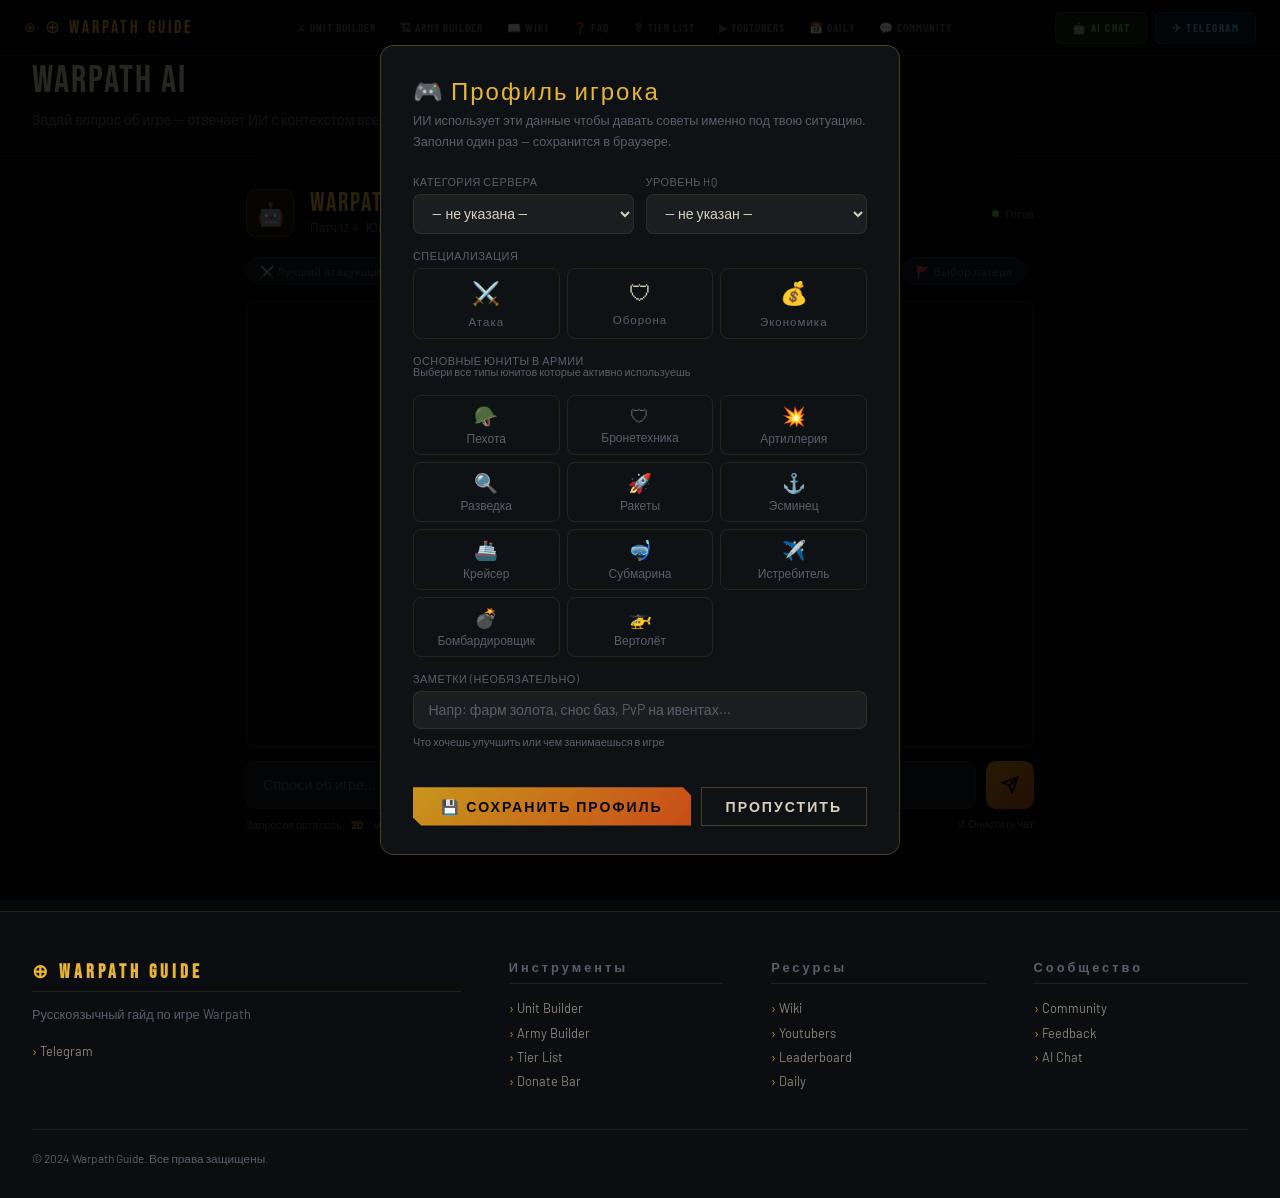
<file: ai-chat.html>
<!DOCTYPE html>
<html lang="ru">
<head>
<meta charset="UTF-8">
<meta name="viewport" content="width=device-width,initial-scale=1">
<title>ИИ-помощник — Warpath Guide</title>
<link rel="stylesheet" href="style.css">
<style>
.ai-page {
  max-width: 820px;
  margin: 0 auto;
  padding: 2rem 1rem 5rem;
  display: flex;
  flex-direction: column;
  height: calc(100vh - 56px - 30px - 60px);
}

/* Шапка */
.ai-header {
  display: flex; align-items: center; gap: 1rem;
  margin-bottom: 1.25rem; flex-shrink: 0;
}
.ai-header-icon {
  width: 48px; height: 48px;
  background: rgba(200,150,28,.12);
  border: 1px solid rgba(200,150,28,.3);
  border-radius: 10px;
  display: flex; align-items: center; justify-content: center;
  font-size: 22px; flex-shrink: 0;
}
.ai-header-title {
  font-family: 'Bebas Neue', sans-serif;
  font-size: 1.6rem; letter-spacing: 2px;
  color: var(--gold2); line-height: 1;
}
.ai-header-sub { font-size: .75rem; color: var(--muted); margin-top: .2rem; }
.ai-status {
  margin-left: auto; display: flex; align-items: center;
  gap: .4rem; font-size: .7rem; color: var(--muted); flex-shrink: 0;
}
.ai-status-dot {
  width: 7px; height: 7px; border-radius: 50%;
  background: #5dca38; animation: pulse-dot 2s infinite;
}
.ai-status-dot.error { background: #e04848; animation: none; }
@keyframes pulse-dot { 0%,100%{opacity:1} 50%{opacity:.4} }

/* Профиль-бейдж в шапке */
.ai-profile-badge {
  display: flex; align-items: center; gap: .5rem;
  background: rgba(200,150,28,.07);
  border: 1px solid rgba(200,150,28,.2);
  border-radius: 8px; padding: .35rem .75rem;
  font-size: .72rem; color: var(--gold);
  cursor: pointer; transition: all .15s;
  flex-shrink: 0; margin-left: .5rem;
}
.ai-profile-badge:hover { background: rgba(200,150,28,.14); border-color: var(--gold); }
.ai-profile-badge.empty { color: var(--muted); border-color: var(--border); background: var(--panel); }

/* Быстрые вопросы */
.ai-quick {
  display: flex; gap: .45rem; flex-wrap: wrap;
  margin-bottom: 1rem; flex-shrink: 0;
}
.ai-quick-btn {
  font-size: .72rem; padding: .35rem .8rem;
  border-radius: 99px; border: 1px solid var(--border);
  color: var(--muted); background: var(--panel);
  cursor: pointer; transition: all .15s;
  font-family: 'Barlow Condensed', sans-serif; letter-spacing: .5px;
}
.ai-quick-btn:hover { border-color: var(--gold); color: var(--gold2); background: rgba(200,150,28,.07); }

/* Сообщения */
.ai-messages {
  flex: 1; min-height: 0; overflow-y: auto;
  background: var(--bg2); border: 1px solid var(--border);
  border-radius: 12px; padding: 1.1rem;
  display: flex; flex-direction: column; gap: .85rem;
  scroll-behavior: smooth;
}
.ai-messages::-webkit-scrollbar { width: 4px; }
.ai-messages::-webkit-scrollbar-thumb { background: var(--gold); border-radius: 2px; }

.msg { display: flex; gap: .7rem; align-items: flex-start; animation: msgIn .2s ease; }
@keyframes msgIn { from{opacity:0;transform:translateY(6px)} to{opacity:1;transform:none} }
.msg.user { flex-direction: row-reverse; }

.msg-avatar {
  width: 32px; height: 32px; border-radius: 8px;
  display: flex; align-items: center; justify-content: center;
  font-size: 14px; flex-shrink: 0; border: 1px solid var(--border);
}
.msg.ai   .msg-avatar { background: rgba(200,150,28,.12); }
.msg.user .msg-avatar { background: rgba(80,160,255,.12); }

.msg-bubble {
  max-width: 78%; padding: .75rem 1rem;
  border-radius: 10px; font-size: .88rem;
  line-height: 1.65; border: 1px solid var(--border);
}
.msg.ai   .msg-bubble { background: var(--panel); color: var(--text); }
.msg.user .msg-bubble { background: rgba(200,150,28,.1); color: var(--text); border-color: rgba(200,150,28,.2); }

/* Форматирование ответа ИИ */
.msg.ai .msg-bubble b, .msg.ai .msg-bubble strong { color: var(--gold2); }
.msg.ai .msg-bubble code {
  background: rgba(255,255,255,.08); border-radius: 4px;
  padding: 1px 5px; font-family: monospace; font-size: .82rem; color: var(--gold);
}
.msg.ai .msg-bubble ul, .msg.ai .msg-bubble ol { padding-left: 1.2rem; margin: .4rem 0; }
.msg.ai .msg-bubble li { margin-bottom: .2rem; }
.msg.ai .msg-bubble hr { border: none; border-top: 1px solid var(--border); margin: .6rem 0; }

.typing-dots { display: flex; gap: 4px; align-items: center; padding: .4rem 0; }
.typing-dots span {
  width: 6px; height: 6px; border-radius: 50%;
  background: var(--muted); animation: dot-bounce .8s infinite ease-in-out;
}
.typing-dots span:nth-child(2) { animation-delay: .15s; }
.typing-dots span:nth-child(3) { animation-delay: .3s; }
@keyframes dot-bounce { 0%,80%,100%{transform:translateY(0);opacity:.4} 40%{transform:translateY(-5px);opacity:1} }

.ai-welcome {
  text-align: center; padding: 2rem 1rem; color: var(--muted);
  flex: 1; display: flex; flex-direction: column;
  align-items: center; justify-content: center; gap: .75rem;
}
.ai-welcome-icon { font-size: 2.5rem; opacity: .5; }
.ai-welcome-title {
  font-family: 'Bebas Neue', sans-serif;
  font-size: 1.2rem; letter-spacing: 2px; color: var(--text);
}
.ai-welcome p { font-size: .82rem; max-width: 340px; line-height: 1.6; }

/* Ввод */
.ai-input-wrap {
  display: flex; gap: .6rem; margin-top: .85rem;
  flex-shrink: 0; align-items: flex-end;
}
.ai-input {
  flex: 1; background: var(--panel); border: 1px solid var(--border);
  border-radius: 10px; color: var(--text);
  font-family: 'Barlow', sans-serif; font-size: .9rem;
  padding: .75rem 1rem; resize: none; outline: none;
  transition: border-color .18s; min-height: 48px; max-height: 140px;
  line-height: 1.5; overflow-y: auto;
}
.ai-input:focus { border-color: var(--gold); }
.ai-input::placeholder { color: var(--muted); }

.ai-send {
  width: 48px; height: 48px;
  background: linear-gradient(135deg, var(--gold), var(--orange));
  border: none; border-radius: 10px; color: #07080a;
  font-size: 1.1rem; cursor: pointer;
  display: flex; align-items: center; justify-content: center;
  flex-shrink: 0; transition: opacity .18s, transform .18s;
}
.ai-send:hover:not(:disabled) { opacity: .85; transform: translateY(-1px); }
.ai-send:disabled { opacity: .35; cursor: not-allowed; transform: none; }

.ai-footer {
  display: flex; justify-content: space-between; align-items: center;
  margin-top: .5rem; font-size: .68rem; color: var(--muted); flex-shrink: 0;
}
.ai-counter { display: flex; align-items: center; gap: .3rem; }
.ai-clear {
  background: none; border: none; color: var(--muted); font-size: .68rem;
  cursor: pointer; font-family: inherit; padding: 0; transition: color .15s;
}
.ai-clear:hover { color: var(--gold); }

/* ── ПРОФИЛЬ ОВЕРЛЕЙ ── */
.prof-overlay {
  position: fixed; inset: 0; z-index: 3000;
  background: rgba(0,0,0,.82);
  display: flex; align-items: center; justify-content: center; padding: 1rem;
}
.prof-card {
  background: var(--bg3); border: 1px solid var(--border2);
  border-radius: 14px; padding: 2rem;
  width: 100%; max-width: 520px; max-height: 90vh; overflow-y: auto;
}
.prof-title {
  font-family: 'Bebas Neue', sans-serif; font-size: 1.5rem;
  letter-spacing: 2px; color: var(--gold2); margin-bottom: .2rem;
}
.prof-sub { font-size: .8rem; color: var(--muted); margin-bottom: 1.5rem; line-height: 1.6; }

.pf-lbl {
  font-size: .68rem; color: var(--muted); text-transform: uppercase;
  letter-spacing: .5px; display: block; margin-bottom: .38rem;
}
.pf-inp, .pf-sel {
  width: 100%; box-sizing: border-box;
  background: rgba(255,255,255,.05); border: 1px solid var(--border);
  border-radius: 8px; color: var(--text); font-family: inherit;
  font-size: .88rem; padding: .58rem .9rem; outline: none;
  transition: border-color .18s; margin-bottom: .95rem;
}
.pf-inp:focus, .pf-sel:focus { border-color: var(--gold); }
.pf-inp::placeholder { color: var(--muted); }

.pf-row { display: grid; grid-template-columns: 1fr 1fr; gap: .7rem; }
@media(max-width:480px){ .pf-row { grid-template-columns: 1fr; } }

/* Чекбокс-юниты */
.units-grid {
  display: grid; grid-template-columns: repeat(3, 1fr);
  gap: .45rem; margin-bottom: .95rem;
}
.unit-opt {
  border: 1px solid var(--border); border-radius: 8px;
  padding: .5rem .4rem; text-align: center; cursor: pointer;
  transition: all .15s; user-select: none; font-size: .75rem; color: var(--muted);
}
.unit-opt:hover { border-color: var(--border2); }
.unit-opt.sel   { border-color: var(--gold); background: rgba(200,150,28,.1); color: var(--gold2); }
.unit-opt .ui { font-size: 1.2rem; display: block; margin-bottom: .2rem; }

/* Спец */
.spec-grid {
  display: grid; grid-template-columns: repeat(3, 1fr);
  gap: .45rem; margin-bottom: .95rem;
}
.spec-opt {
  border: 1px solid var(--border); border-radius: 8px;
  padding: .6rem .3rem; text-align: center; cursor: pointer;
  transition: all .15s; user-select: none;
}
.spec-opt:hover { border-color: var(--border2); }
.spec-opt.sel   { border-color: var(--gold); background: rgba(200,150,28,.1); }
.spec-ico { font-size: 1.4rem; display: block; margin-bottom: .25rem; }
.spec-nm  { font-size: .72rem; color: var(--muted); font-family: 'Bebas Neue',sans-serif; letter-spacing: 1px; }
.spec-opt.sel .spec-nm { color: var(--gold2); }

.pf-hint { font-size: .68rem; color: var(--muted); margin-top: -.6rem; margin-bottom: .9rem; line-height: 1.5; }
.pf-err  { font-size: .75rem; color: #e04848; min-height: 1rem; margin-bottom: .4rem; }

.prof-btns { display: flex; gap: .6rem; }

/* Плашка профиля в сообщении */
.ai-profile-note {
  background: rgba(200,150,28,.07); border: 1px solid rgba(200,150,28,.2);
  border-radius: 8px; padding: .6rem .9rem;
  font-size: .75rem; color: var(--gold);
  display: flex; align-items: center; gap: .5rem;
  flex-shrink: 0; margin-bottom: .5rem;
}

@media (max-width: 600px) {
  .ai-page { height: auto; min-height: calc(100vh - 200px); }
  .ai-messages { min-height: 300px; max-height: 50vh; }
  .msg-bubble { max-width: 88%; }
  .ai-quick { display: none; }
  .units-grid { grid-template-columns: repeat(2, 1fr); }
}
</style>
</head>
<body>

<div class="page-header">
  <div class="wrap">
    <div class="tag">🤖 ИИ-помощник</div>
    <div class="title">Warpath AI</div>
    <p class="sub">Задай вопрос об игре — отвечает ИИ с контекстом всей вики.</p>
  </div>
</div>

<!-- ── ПРОФИЛЬ ОВЕРЛЕЙ ── -->
<div id="prof-overlay" class="prof-overlay" style="display:none">
  <div class="prof-card">
    <div class="prof-title">🎮 Профиль игрока</div>
    <div class="prof-sub">
      ИИ использует эти данные чтобы давать советы именно под твою ситуацию.
      Заполни один раз — сохранится в браузере.
    </div>

    <div class="pf-row">
      <div>
        <label class="pf-lbl">Категория сервера</label>
        <select class="pf-sel" id="pf-cat">
          <option value="">— не указана —</option>
          <option value="1">⚔️ I — Воины (С1–111)</option>
          <option value="2">🛡 II — Ветераны (С112–157)</option>
          <option value="3">🔰 III — Опытные (С158–173)</option>
          <option value="4">🆕 IV — Новые (С174–199)</option>
        </select>
      </div>
      <div>
        <label class="pf-lbl">Уровень HQ</label>
        <select class="pf-sel" id="pf-hq">
          <option value="">— не указан —</option>
          <option value="1-5">HQ 1–5 (новичок)</option>
          <option value="6-10">HQ 6–10</option>
          <option value="11-15">HQ 11–15</option>
          <option value="16-20">HQ 16–20</option>
          <option value="21-25">HQ 21–25</option>
          <option value="26+">HQ 26+ (ветеран)</option>
        </select>
      </div>
    </div>

    <label class="pf-lbl">Специализация</label>
    <div class="spec-grid" id="spec-grid">
      <div class="spec-opt" data-spec="attack">
        <span class="spec-ico">⚔️</span><span class="spec-nm">Атака</span>
      </div>
      <div class="spec-opt" data-spec="defense">
        <span class="spec-ico">🛡</span><span class="spec-nm">Оборона</span>
      </div>
      <div class="spec-opt" data-spec="economy">
        <span class="spec-ico">💰</span><span class="spec-nm">Экономика</span>
      </div>
    </div>

    <label class="pf-lbl">Основные юниты в армии</label>
    <div class="pf-hint">Выбери все типы юнитов которые активно используешь</div>
    <div class="units-grid" id="units-grid">
      <!-- Наземная техника -->
      <div class="unit-opt" data-unit="infantry"><span class="ui">🪖</span>Пехота</div>
      <div class="unit-opt" data-unit="armored"><span class="ui">🛡</span>Бронетехника</div>
      <div class="unit-opt" data-unit="artillery"><span class="ui">💥</span>Артиллерия</div>
      <div class="unit-opt" data-unit="recon"><span class="ui">🔍</span>Разведка</div>
      <div class="unit-opt" data-unit="missiles"><span class="ui">🚀</span>Ракеты</div>
      <!-- Корабли -->
      <div class="unit-opt" data-unit="destroyer"><span class="ui">⚓</span>Эсминец</div>
      <div class="unit-opt" data-unit="cruiser"><span class="ui">🚢</span>Крейсер</div>
      <div class="unit-opt" data-unit="submarine"><span class="ui">🤿</span>Субмарина</div>
      <!-- Авиация -->
      <div class="unit-opt" data-unit="fighter"><span class="ui">✈️</span>Истребитель</div>
      <div class="unit-opt" data-unit="bomber"><span class="ui">💣</span>Бомбардировщик</div>
      <div class="unit-opt" data-unit="helicopter"><span class="ui">🚁</span>Вертолёт</div>
    </div>

    <label class="pf-lbl">Заметки (необязательно)</label>
    <input class="pf-inp" id="pf-notes" placeholder="Напр: фарм золота, снос баз, PvP на ивентах..." maxlength="150">
    <div class="pf-hint">Что хочешь улучшить или чем занимаешься в игре</div>

    <div class="pf-err" id="pf-err"></div>
    <div class="prof-btns">
      <button class="btn btn-primary" id="pf-save" style="flex:1;font-size:.88rem">💾 Сохранить профиль</button>
      <button class="btn btn-outline" id="pf-skip" style="font-size:.88rem">Пропустить</button>
    </div>
  </div>
</div>

<div class="ai-page wrap">

  <!-- Шапка -->
  <div class="ai-header">
    <div class="ai-header-icon">🤖</div>
    <div>
      <div class="ai-header-title">Warpath Assistant</div>
      <div class="ai-header-sub">Патч 13.4 · Юниты, офицеры, механики, сборки</div>
    </div>
    <button class="ai-profile-badge empty" id="profile-badge" title="Профиль игрока для ИИ">
      🎮 Профиль
    </button>
    <div class="ai-status" id="ai-status">
      <div class="ai-status-dot" id="status-dot"></div>
      <span id="status-text">Готов</span>
    </div>
  </div>

  <!-- Быстрые вопросы -->
  <div class="ai-quick" id="quick-btns">
    <button class="ai-quick-btn" onclick="quickAsk('Какой лучший офицер для атаки?')">⚔️ Лучший атакующий офицер</button>
    <button class="ai-quick-btn" onclick="quickAsk('Как собрать F2P армию для сноса баз?')">🏰 F2P сборка для баз</button>
    <button class="ai-quick-btn" onclick="quickAsk('Что нового в патче 13.4?')">⚡ Патч 13.4</button>
    <button class="ai-quick-btn" onclick="quickAsk('Объясни как работает пробуждение офицеров')">🌟 Пробуждение офицеров</button>
    <button class="ai-quick-btn" onclick="quickAsk('Какой лагерь выбрать новичку?')">🚩 Выбор лагеря</button>
  </div>

  <!-- Сообщения -->
  <div class="ai-messages" id="messages-wrap">
    <div class="ai-welcome" id="welcome-msg">
      <div class="ai-welcome-icon">⚔️</div>
      <div class="ai-welcome-title">Warpath Assistant</div>
      <p>Спроси что-нибудь об игре — выбор юнитов, офицеры, механики, сборки, патч-ноуты. Отвечу как опытный игрок.</p>
    </div>
  </div>

  <!-- Ввод -->
  <div class="ai-input-wrap">
    <textarea
      class="ai-input" id="user-input"
      placeholder="Спроси об игре..." rows="1" maxlength="1000"
    ></textarea>
    <button class="ai-send" id="send-btn" title="Отправить (Enter)">
      <svg width="18" height="18" viewBox="0 0 24 24" fill="none" stroke="currentColor" stroke-width="2.5">
        <path d="M22 2L11 13M22 2L15 22 11 13 2 9l20-7z"/>
      </svg>
    </button>
  </div>

  <div class="ai-footer">
    <div class="ai-counter">
      <span>Запросов осталось: </span>
      <strong id="requests-left" style="color:var(--gold)">20</strong>
      <span> / мин</span>
    </div>
    <button class="ai-clear" onclick="clearChat()">↺ Очистить чат</button>
  </div>

</div>

<script src="i18n.js"></script>
<script src="nav.js"></script>
<script src="data.js"></script>
<script>
const WORKER_URL = 'https://warpathwik.bezrodanov.workers.dev/';
const AI_PROF_KEY  = 'wg_ai_profile_v1';
const CHAT_PROF_KEY = 'wg_profile_v5'; /* глобальный профиль из community.html */

let chatHistory = [];
let isLoading   = false;
let aiProfile   = null; /* профиль для ИИ */
let selUnits    = new Set();
let selSpec     = '';

/* ── Unit/spec labels ── */
const UNIT_LABELS = {
  infantry:'Пехота', armored:'Бронетехника', artillery:'Артиллерия',
  recon:'Разведка', missiles:'Ракеты',
  destroyer:'Эсминец', cruiser:'Крейсер', submarine:'Субмарина',
  fighter:'Истребитель', bomber:'Бомбардировщик', helicopter:'Вертолёт'
};
const SPEC_LABELS = { attack:'Атака', defense:'Оборона', economy:'Экономика' };
const CAT_LABELS  = {'1':'Воины С1–111','2':'Ветераны С112–157','3':'Опытные С158–173','4':'Новые С174–199'};

/* ════════════════════════════
   ПРОФИЛЬ
════════════════════════════ */
function loadProfile(){
  try{
    var s = JSON.parse(localStorage.getItem(AI_PROF_KEY)||'null');
    if(s) aiProfile = s;
  }catch(e){}
  /* Пробуем взять данные из глобального профиля (community.html) */
  try{
    var gp = JSON.parse(localStorage.getItem(CHAT_PROF_KEY)||'null');
    if(gp && !aiProfile) aiProfile = {}; /* инициализируем если есть глобальный профиль */
    if(gp && aiProfile){
      if(!aiProfile.server_cat) aiProfile.server_cat = gp.server_cat;
      if(!aiProfile.nick) aiProfile.nick = gp.nick;
      if(!aiProfile.rank) aiProfile.rank = gp.rank;
    }
  }catch(e){}
  updateProfileBadge();
}

function updateProfileBadge(){
  var btn = document.getElementById('profile-badge');
  if(!btn) return;
  if(aiProfile && (aiProfile.spec || (aiProfile.units && aiProfile.units.length))){
    var spec = SPEC_LABELS[aiProfile.spec]||'';
    var units = (aiProfile.units||[]).slice(0,2).map(function(u){return UNIT_LABELS[u]||u;}).join(', ');
    btn.textContent = '🎮 ' + (spec||units||'Профиль заполнен');
    btn.className = 'ai-profile-badge';
  } else {
    btn.textContent = '🎮 Заполнить профиль';
    btn.className = 'ai-profile-badge empty';
  }
}

function openProfile(){
  /* Заполняем форму из сохранённого профиля */
  if(aiProfile){
    var catEl = document.getElementById('pf-cat');
    var hqEl  = document.getElementById('pf-hq');
    if(catEl) catEl.value = aiProfile.server_cat||'';
    if(hqEl)  hqEl.value  = aiProfile.hq||'';
    selSpec = aiProfile.spec||'';
    selUnits = new Set(aiProfile.units||[]);
    var notesEl = document.getElementById('pf-notes');
    if(notesEl) notesEl.value = aiProfile.notes||'';
  }
  /* Отображаем выбранные */
  document.querySelectorAll('#spec-grid .spec-opt').forEach(function(el){
    el.classList.toggle('sel', el.dataset.spec===selSpec);
  });
  document.querySelectorAll('#units-grid .unit-opt').forEach(function(el){
    el.classList.toggle('sel', selUnits.has(el.dataset.unit));
  });
  document.getElementById('pf-err').textContent = '';
  document.getElementById('prof-overlay').style.display = 'flex';
}

function closeProfile(){
  document.getElementById('prof-overlay').style.display = 'none';
}

function saveProfile(){
  var cat   = document.getElementById('pf-cat').value;
  var hq    = document.getElementById('pf-hq').value;
  var notes = document.getElementById('pf-notes').value.trim();

  if(!selSpec && selUnits.size===0){
    document.getElementById('pf-err').textContent = 'Выбери хотя бы специализацию или юниты';
    return;
  }

  aiProfile = {
    server_cat: cat,
    hq:         hq,
    spec:       selSpec,
    units:      Array.from(selUnits),
    notes:      notes
  };

  /* Подтягиваем ник и ранг из глобального профиля если есть */
  try{
    var gp = JSON.parse(localStorage.getItem(CHAT_PROF_KEY)||'null');
    if(gp){ aiProfile.nick = gp.nick; aiProfile.rank = gp.rank; }
  }catch(e){}

  localStorage.setItem(AI_PROF_KEY, JSON.stringify(aiProfile));
  closeProfile();
  updateProfileBadge();

  /* Если первое сохранение — ИИ приветствует с учётом профиля */
  var welcome = document.getElementById('welcome-msg');
  if(welcome){
    var wrap = document.getElementById('messages-wrap');
    wrap.innerHTML = '';
    /* Небольшая задержка затем автоприветствие */
    setTimeout(function(){
      sendProfileGreeting();
    }, 300);
  }
}

function sendProfileGreeting(){
  var greeting = buildProfileGreeting();
  sendMessage(greeting, true /* hidden — не показываем как сообщение пользователя */);
}

function buildProfileGreeting(){
  var parts = ['Привет! Расскажи о себе как эксперт Warpath на основе моего профиля.'];
  return parts[0];
}

/* ════════════════════════════
   SYSTEM PROMPT С ПРОФИЛЕМ
════════════════════════════ */
function buildPlayerContext(){
  if(!aiProfile) return '';
  var lines = ['\n\n=== ПРОФИЛЬ ИГРОКА ==='];
  if(aiProfile.nick)   lines.push('Ник: ' + aiProfile.nick);
  if(aiProfile.server_cat) lines.push('Категория сервера: ' + (CAT_LABELS[aiProfile.server_cat]||aiProfile.server_cat));
  if(aiProfile.hq)     lines.push('Уровень HQ: ' + aiProfile.hq);
  if(aiProfile.rank)   lines.push('Ранг: ' + aiProfile.rank);
  if(aiProfile.spec)   lines.push('Специализация: ' + (SPEC_LABELS[aiProfile.spec]||aiProfile.spec));
  if(aiProfile.units && aiProfile.units.length){
    lines.push('Основные юниты: ' + aiProfile.units.map(function(u){return UNIT_LABELS[u]||u;}).join(', '));
  }
  if(aiProfile.notes)  lines.push('Заметки игрока: ' + aiProfile.notes);
  lines.push('=== КОНЕЦ ПРОФИЛЯ ===');
  return lines.join('\n');
}

/* ════════════════════════════
   UI HELPERS
════════════════════════════ */
function setStatus(text, isError){
  var dot  = document.getElementById('status-dot');
  var span = document.getElementById('status-text');
  if(dot)  dot.className  = 'ai-status-dot' + (isError ? ' error' : '');
  if(span) span.textContent = text;
}

function updateCounter(remaining){
  var el = document.getElementById('requests-left');
  if(el){
    el.textContent = remaining != null ? remaining : '—';
    el.style.color = remaining < 5 ? '#e04848' : 'var(--gold)';
  }
}

function scrollBottom(){
  var wrap = document.getElementById('messages-wrap');
  if(wrap) wrap.scrollTop = wrap.scrollHeight;
}

function escHtml(s){
  return String(s||'')
    .replace(/&/g,'&amp;').replace(/</g,'&lt;').replace(/>/g,'&gt;');
}

/* Простой markdown → html */
function formatAI(text){
  return escHtml(text)
    .replace(/\*\*(.+?)\*\*/g,'<b>$1</b>')
    .replace(/\*(.+?)\*/g,'<em>$1</em>')
    .replace(/`(.+?)`/g,'<code>$1</code>')
    .replace(/^### (.+)$/gm,'<strong>$1</strong>')
    .replace(/^## (.+)$/gm,'<strong style="font-size:1rem">$1</strong>')
    .replace(/^- (.+)$/gm,'• $1')
    .replace(/\n/g,'<br>');
}

function addMessage(role, text, hidden){
  if(hidden) return; /* скрытые сообщения не показываем */
  var wrap = document.getElementById('messages-wrap');
  var welcome = document.getElementById('welcome-msg');
  if(welcome) welcome.remove();

  var div = document.createElement('div');
  div.className = 'msg ' + (role==='user' ? 'user' : 'ai');
  var avatar = role==='user' ? '🎮' : '🤖';
  var content = role==='user' ? escHtml(text).replace(/\n/g,'<br>') : formatAI(text);
  div.innerHTML = '<div class="msg-avatar">'+avatar+'</div>'+
    '<div class="msg-bubble">'+content+'</div>';
  wrap.appendChild(div);
  scrollBottom();
  return div;
}

function showTyping(){
  var wrap = document.getElementById('messages-wrap');
  var div  = document.createElement('div');
  div.className = 'msg ai'; div.id = 'typing-indicator';
  div.innerHTML = '<div class="msg-avatar">🤖</div>'+
    '<div class="msg-bubble"><div class="typing-dots"><span></span><span></span><span></span></div></div>';
  wrap.appendChild(div); scrollBottom();
}

function hideTyping(){
  var el = document.getElementById('typing-indicator');
  if(el) el.remove();
}

/* ════════════════════════════
   ОТПРАВКА
════════════════════════════ */
async function sendMessage(text, hidden){
  text = (text||'').trim();
  if(!text || isLoading) return;

  isLoading = true;
  var sendBtn = document.getElementById('send-btn');
  var inputEl = document.getElementById('user-input');
  if(sendBtn) sendBtn.disabled = true;
  if(!hidden){
    if(inputEl) inputEl.value = '';
    inputEl && inputEl.dispatchEvent(new Event('input'));
    addMessage('user', text);
  }

  chatHistory.push({role:'user', content: text});
  showTyping();
  setStatus('Думает...');

  try{
    /* Отправляем профиль игрока вместе с запросом */
    var body = {
      message: text,
      history: chatHistory.slice(-10),
      playerProfile: buildPlayerContext() /* Worker добавит это в system prompt */
    };

    var res = await fetch(WORKER_URL, {
      method: 'POST',
      headers: {'Content-Type':'application/json'},
      body: JSON.stringify(body)
    });

    hideTyping();

    if(!res.ok){
      var errMsg = 'Ошибка сервера';
      try{ var errData = await res.json(); errMsg = errData.error||errMsg; }catch(e){}
      addMessage('ai', '❌ '+errMsg);
      setStatus('Ошибка', true);
    } else {
      var data = await res.json();
      var reply = data.reply||'Нет ответа.';
      addMessage('ai', reply);
      chatHistory.push({role:'assistant', content: reply});
      if(data.remaining !== undefined) updateCounter(data.remaining);
      setStatus('Готов');
    }
  }catch(err){
    hideTyping();
    console.error(err);
    addMessage('ai', '❌ Не удалось связаться с сервером. Проверь интернет-соединение.');
    setStatus('Нет связи', true);
  }

  isLoading = false;
  if(sendBtn) sendBtn.disabled = false;
  if(!hidden && inputEl) inputEl.focus();
}

function quickAsk(text){ sendMessage(text); }

function clearChat(){
  chatHistory = [];
  var wrap = document.getElementById('messages-wrap');
  if(!wrap) return;
  wrap.innerHTML = '<div class="ai-welcome" id="welcome-msg">'+
    '<div class="ai-welcome-icon">⚔️</div>'+
    '<div class="ai-welcome-title">Warpath Assistant</div>'+
    '<p>Спроси что-нибудь об игре — выбор юнитов, офицеры, механики, сборки, патч-ноуты.</p>'+
    '</div>';
  setStatus('Готов');
  updateCounter(20);
}

/* ════════════════════════════
   INIT
════════════════════════════ */
document.addEventListener('DOMContentLoaded', function(){
  if(typeof initShared==='function') initShared();

  loadProfile();

  /* Spec clicks */
  document.querySelectorAll('#spec-grid .spec-opt').forEach(function(el){
    el.addEventListener('click', function(){
      selSpec = selSpec===el.dataset.spec ? '' : el.dataset.spec;
      document.querySelectorAll('#spec-grid .spec-opt').forEach(function(x){
        x.classList.toggle('sel', x.dataset.spec===selSpec);
      });
    });
  });

  /* Unit clicks — мультивыбор */
  document.querySelectorAll('#units-grid .unit-opt').forEach(function(el){
    el.addEventListener('click', function(){
      if(selUnits.has(el.dataset.unit)){
        selUnits.delete(el.dataset.unit);
        el.classList.remove('sel');
      } else {
        selUnits.add(el.dataset.unit);
        el.classList.add('sel');
      }
    });
  });

  document.getElementById('pf-save').addEventListener('click', saveProfile);
  document.getElementById('pf-skip').addEventListener('click', closeProfile);
  document.getElementById('profile-badge').addEventListener('click', openProfile);
  document.getElementById('prof-overlay').addEventListener('click', function(ev){
    if(ev.target===document.getElementById('prof-overlay')) closeProfile();
  });

  /* Input */
  var input   = document.getElementById('user-input');
  var sendBtn = document.getElementById('send-btn');

  input && input.addEventListener('input', function(){
    input.style.height = 'auto';
    input.style.height = Math.min(input.scrollHeight, 140)+'px';
  });
  input && input.addEventListener('keydown', function(e){
    if(e.key==='Enter' && !e.shiftKey){ e.preventDefault(); sendMessage(input.value); }
  });
  sendBtn && sendBtn.addEventListener('click', function(){
    sendMessage(input ? input.value : '');
  });

  /* Показываем форму профиля при первом посещении если не заполнен */
  if(!aiProfile || (!aiProfile.spec && !aiProfile.units)){
    setTimeout(openProfile, 800);
  }
});
</script>
</body>
</html>
</file>
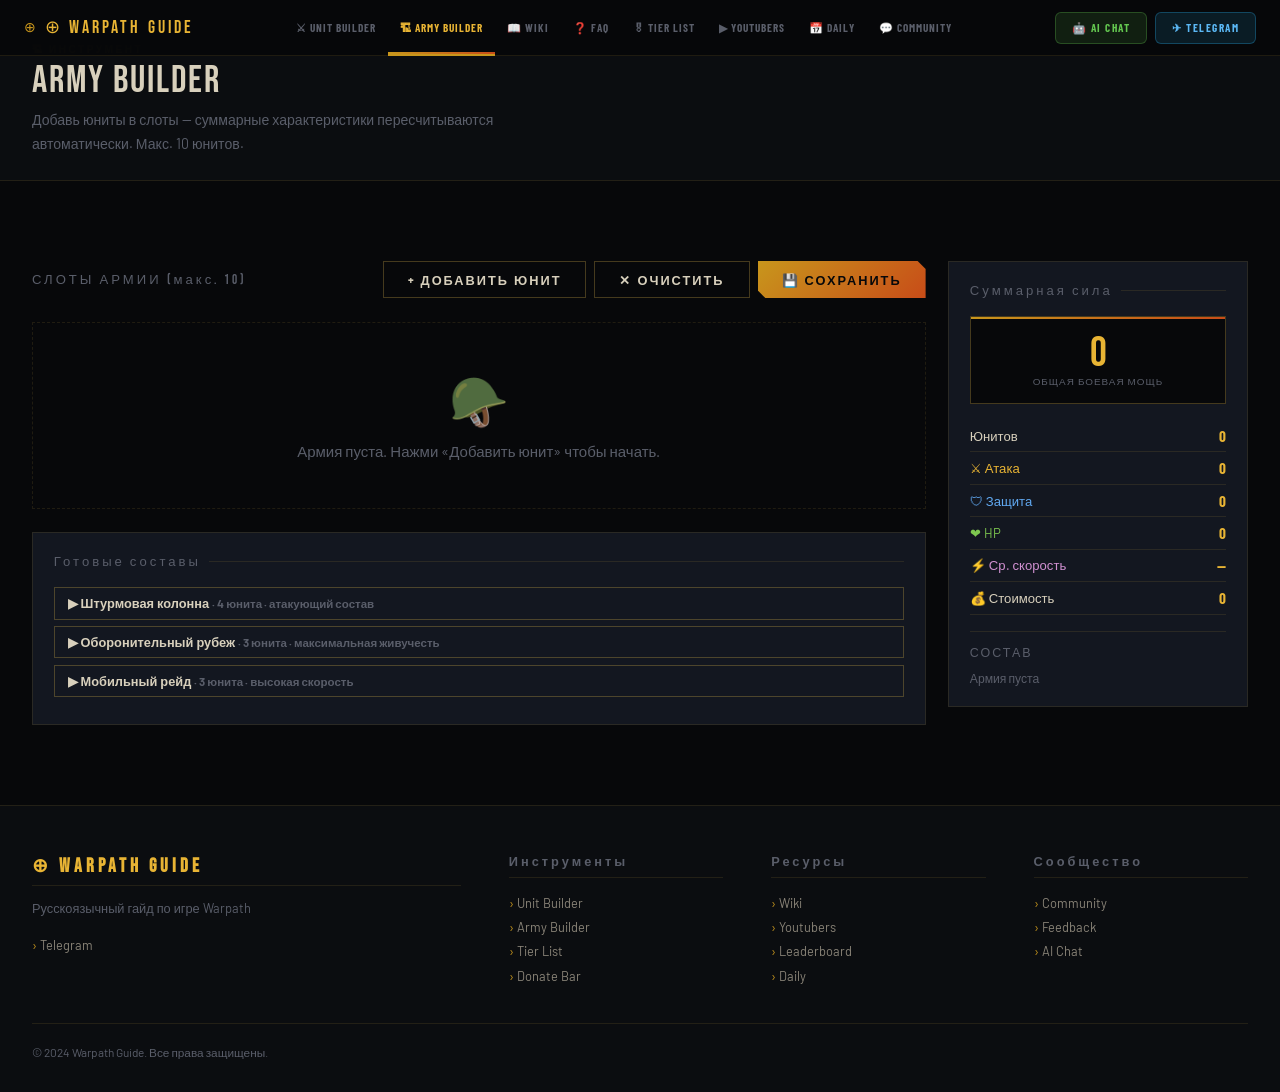
<file: army-builder.html>
<!DOCTYPE html>
<html lang="ru">
<head>
<meta charset="UTF-8"><meta name="viewport" content="width=device-width,initial-scale=1">
<title>Army Builder — Warpath Guide</title>
<link rel="stylesheet" href="style.css">
</head>
<body>

<div class="page-header">
  <div class="wrap">
    <div class="tag">🏗 Инструмент</div>
    <div class="title">Army Builder</div>
    <p class="sub">Добавь юниты в слоты — суммарные характеристики пересчитываются автоматически. Макс. 10 юнитов.</p>
  </div>
</div>

<section class="section" style="background:var(--bg)">
  <div class="wrap">
    <div class="army-layout">

      <!-- LEFT: grid + controls -->
      <div>
        <div style="display:flex;align-items:center;justify-content:space-between;margin-bottom:1rem;flex-wrap:wrap;gap:.6rem">
          <div style="font-family:'Bebas Neue',sans-serif;font-size:.82rem;letter-spacing:3px;color:var(--muted)">СЛОТЫ АРМИИ (макс. 10)</div>
          <div style="display:flex;gap:.5rem;flex-wrap:wrap">
            <button class="btn btn-outline" onclick="openAddModal()">+ Добавить юнит</button>
            <button class="btn btn-outline" onclick="clearArmy()">✕ Очистить</button>
            <button class="btn btn-primary" onclick="saveArmy()">💾 Сохранить</button>
          </div>
        </div>

        <div class="army-grid" id="army-grid"></div>
        <div id="army-empty" style="text-align:center;padding:3rem;color:var(--muted);border:var(--line);border-style:dashed;margin-top:.5rem">
          <div style="font-size:3rem;margin-bottom:.7rem">🪖</div>
          Армия пуста. Нажми «Добавить юнит» чтобы начать.
        </div>

        <!-- Presets -->
        <div class="bp" style="margin-top:1.4rem">
          <div class="bp-title">Готовые составы</div>
          <div id="presets-list"></div>
        </div>
      </div>

      <!-- RIGHT: totals -->
      <div>
        <div class="army-totals">
          <div class="bp-title">Суммарная сила</div>
          <div class="army-power">
            <div class="army-power-n" id="tot-power">0</div>
            <div class="army-power-l">Общая боевая мощь</div>
          </div>
          <div class="tot-row"><span>Юнитов</span><span class="tot-val" id="tot-count">0</span></div>
          <div class="tot-row"><span style="color:var(--gold2)">⚔ Атака</span><span class="tot-val" id="tot-atk">0</span></div>
          <div class="tot-row"><span style="color:#60a8f0">🛡 Защита</span><span class="tot-val" id="tot-def">0</span></div>
          <div class="tot-row"><span style="color:#7ec850">❤ HP</span><span class="tot-val" id="tot-hp">0</span></div>
          <div class="tot-row"><span style="color:#d090d0">⚡ Ср. скорость</span><span class="tot-val" id="tot-mov">—</span></div>
          <div class="tot-row"><span>💰 Стоимость</span><span class="tot-val" id="tot-cost">0</span></div>
          <div style="margin-top:1rem;border-top:var(--line);padding-top:.9rem">
            <div style="font-family:'Bebas Neue',sans-serif;font-size:.78rem;letter-spacing:2px;color:var(--muted);margin-bottom:.6rem">СОСТАВ</div>
            <div id="composition"></div>
          </div>
        </div>
      </div>
    </div>
  </div>
</section>

<!-- Add unit modal -->
<div class="modal-bg" id="add-modal">
  <div class="modal-box" style="max-width:480px">
    <button class="modal-close" onclick="closeModal('add-modal')">✕</button>
    <div style="padding:1.5rem">
      <div style="font-family:'Bebas Neue',sans-serif;font-size:1.4rem;letter-spacing:2px;margin-bottom:1.1rem">Добавить юнит</div>
      <div class="field"><div class="field-label">Тип юнита</div><select class="field-select" id="m-type" onchange="updateMPreview()"></select></div>
      <div class="field"><div class="field-label">Уровень <em id="m-lv">1</em></div><input class="field-range" type="range" id="m-level" min="1" max="10" value="1" oninput="updateMPreview()"></div>
      <div class="field"><div class="field-label">Офицер</div><select class="field-select" id="m-off" onchange="updateMPreview()"></select></div>
      <div class="field"><div class="field-label">Снаряжение</div><select class="field-select" id="m-eq" onchange="updateMPreview()"></select></div>
      <div id="m-preview" style="background:var(--bg3);border:var(--line);padding:.85rem;margin:.85rem 0;display:flex;gap:.9rem;align-items:center">
        <div id="m-ico" style="font-size:2rem"></div>
        <div id="m-stats" style="font-size:.8rem;color:var(--dim)"></div>
      </div>
      <div style="display:flex;gap:.55rem">
        <button class="btn btn-primary" onclick="confirmAdd()" style="flex:1">Добавить в армию</button>
        <button class="btn btn-outline" onclick="closeModal('add-modal')">Отмена</button>
      </div>
    </div>
  </div>
</div>

<script src="i18n.js"></script>
<script src="nav.js"></script>
<script src="data.js"></script>
<script>
let army = [];

const PRESETS = [
  {name:'Штурмовая колонна', desc:'4 юнита · атакующий состав', units:[
    {type:'heavy',level:8,off:'martin',eq:'railgun'},
    {type:'heavy',level:8,off:'takeda',eq:'ammo'},
    {type:'medium',level:7,off:'slater',eq:'ammo'},
    {type:'howitzer',level:7,off:'none',eq:'none'},
  ]},
  {name:'Оборонительный рубеж', desc:'3 юнита · максимальная живучесть', units:[
    {type:'superheavy',level:9,off:'curtis',eq:'shield'},
    {type:'antitank',level:8,off:'victor',eq:'shield'},
    {type:'infantry',level:6,off:'houghton',eq:'mkII'},
  ]},
  {name:'Мобильный рейд', desc:'3 юнита · высокая скорость', units:[
    {type:'light',level:7,off:'isabel',eq:'railgun'},
    {type:'light',level:7,off:'farida',eq:'engine'},
    {type:'tankhunter',level:7,off:'martin',eq:'ammo'},
  ]},
];

function populateModalSelects() {
  const mt = document.getElementById('m-type');
  UNIT_TYPES.forEach(u => { const o=document.createElement('option'); o.value=u.id; o.textContent=`${u.emoji} ${u.label}`; mt.appendChild(o); });
  const mo = document.getElementById('m-off');
  OFFICERS.forEach(o => { const op=document.createElement('option'); op.value=o.id; op.textContent=o.name; mo.appendChild(op); });
  const me = document.getElementById('m-eq');
  EQUIPMENT.forEach(e => { const op=document.createElement('option'); op.value=e.id; op.textContent=e.name; me.appendChild(op); });
}

function updateMPreview() {
  const typeId=document.getElementById('m-type').value;
  const level =parseInt(document.getElementById('m-level').value);
  const offId =document.getElementById('m-off').value;
  const eqId  =document.getElementById('m-eq').value;
  const unit  =UNIT_TYPES.find(u=>u.id===typeId);
  const s     =calcUnit(typeId,level,offId,eqId);
  document.getElementById('m-lv').textContent=level;
  document.getElementById('m-ico').textContent=unit.emoji;
  document.getElementById('m-stats').innerHTML=`<b>${unit.label}</b> · Ур.${level}<br>ATK ${fmt(s.atk)} · DEF ${fmt(s.def)} · HP ${fmt(s.hp)} · Сила ${fmt(s.power)}`;
}

function openAddModal() {
  if(army.length>=10){alert('Максимум 10 юнитов в армии');return;}
  updateMPreview();
  openModal('add-modal');
}

function confirmAdd() {
  const typeId=document.getElementById('m-type').value;
  const level =parseInt(document.getElementById('m-level').value);
  const offId =document.getElementById('m-off').value;
  const eqId  =document.getElementById('m-eq').value;
  const unit  =UNIT_TYPES.find(u=>u.id===typeId);
  const stats =calcUnit(typeId,level,offId,eqId);
  army.push({typeId,level,offId,eqId,unit,stats});
  closeModal('add-modal');
  renderArmy();
}

function removeUnit(i) { army.splice(i,1); renderArmy(); }
function clearArmy()   { army=[]; renderArmy(); }

function renderArmy() {
  const grid=document.getElementById('army-grid');
  const empty=document.getElementById('army-empty');
  grid.innerHTML='';
  if(!army.length){empty.style.display='block';updateTotals();return;}
  empty.style.display='none';
  army.forEach((u,i)=>{
    const off=OFFICERS.find(o=>o.id===u.offId);
    const d=document.createElement('div');
    d.className='army-slot';
    d.innerHTML=`<button class="rm-btn" onclick="removeUnit(${i})">✕</button>
      <div class="army-slot-icon">${u.unit.emoji}</div>
      <div class="army-slot-name">${u.unit.label}</div>
      <div class="army-slot-sub">Ур.${u.level} · ${off.name!=='— Без офицера —'?off.name:'Без офицера'}</div>
      <div style="font-size:.66rem;color:var(--gold);margin-top:.18rem">⚔${fmt(u.stats.atk)} 🛡${fmt(u.stats.def)}</div>`;
    grid.appendChild(d);
  });
  updateTotals();
}

function updateTotals() {
  const totAtk =army.reduce((s,u)=>s+u.stats.atk,0);
  const totDef =army.reduce((s,u)=>s+u.stats.def,0);
  const totHP  =army.reduce((s,u)=>s+u.stats.hp,0);
  const totMov =army.length?Math.round(army.reduce((s,u)=>s+u.stats.mov,0)/army.length):0;
  const totCost=army.reduce((s,u)=>s+u.stats.cost,0);
  const totPow =army.reduce((s,u)=>s+u.stats.power,0);
  document.getElementById('tot-count').textContent=army.length;
  document.getElementById('tot-atk').textContent=fmt(totAtk);
  document.getElementById('tot-def').textContent=fmt(totDef);
  document.getElementById('tot-hp').textContent=fmt(totHP);
  document.getElementById('tot-mov').textContent=army.length?totMov:'—';
  document.getElementById('tot-cost').textContent=fmt(totCost);
  document.getElementById('tot-power').textContent=fmt(totPow);
  // Composition
  const comp={};
  army.forEach(u=>{comp[u.unit.label]=(comp[u.unit.label]||0)+1;});
  document.getElementById('composition').innerHTML=Object.entries(comp).map(([k,v])=>{
    const u=UNIT_TYPES.find(ut=>ut.label===k);
    return `<div style="display:flex;justify-content:space-between;font-size:.78rem;padding:.2rem 0;border-bottom:var(--line)"><span>${u?.emoji||''} ${k}</span><span style="color:var(--gold2);font-family:'Barlow Condensed',sans-serif;font-weight:700">×${v}</span></div>`;
  }).join('')||'<div style="font-size:.76rem;color:var(--muted)">Армия пуста</div>';
}

function saveArmy() {
  if(!army.length){alert('Добавь юниты в армию');return;}
  localStorage.setItem('warpathArmy2',JSON.stringify(army.map(u=>({typeId:u.typeId,level:u.level,offId:u.offId,eqId:u.eqId}))));
  const btn=event.target;btn.textContent='✓ Сохранено!';setTimeout(()=>btn.textContent='💾 Сохранить',2000);
}

function loadSavedArmy() {
  try{
    const raw=JSON.parse(localStorage.getItem('warpathArmy2')||'null');
    if(!raw)return;
    army=raw.map(r=>{
      const unit=UNIT_TYPES.find(u=>u.id===r.typeId)||UNIT_TYPES[0];
      return{...r,unit,stats:calcUnit(r.typeId,r.level,r.offId,r.eqId)};
    });
    renderArmy();
  }catch(e){}
}

function buildPresets() {
  const list=document.getElementById('presets-list');
  PRESETS.forEach(p=>{
    const b=document.createElement('button');
    b.className='btn btn-outline';
    b.style.cssText='width:100%;text-align:left;margin-bottom:.4rem;font-family:Barlow,sans-serif;font-size:.8rem;text-transform:none;letter-spacing:0;padding:.45rem .8rem';
    b.innerHTML=`▶ <b>${p.name}</b> <span style="color:var(--muted);font-size:.72rem">· ${p.desc}</span>`;
    b.onclick=()=>{
      army=p.units.map(r=>{
        const unit=UNIT_TYPES.find(u=>u.id===r.type)||UNIT_TYPES[0];
        return{typeId:r.type,level:r.level,offId:r.off,eqId:r.eq,unit,stats:calcUnit(r.type,r.level,r.off,r.eq)};
      });
      renderArmy();
    };
    list.appendChild(b);
  });
}

document.addEventListener('DOMContentLoaded',()=>{
  initShared();
  populateModalSelects();
  buildPresets();
  loadSavedArmy();
  if(!army.length)renderArmy();
});
</script>
</body>
</html>
</file>
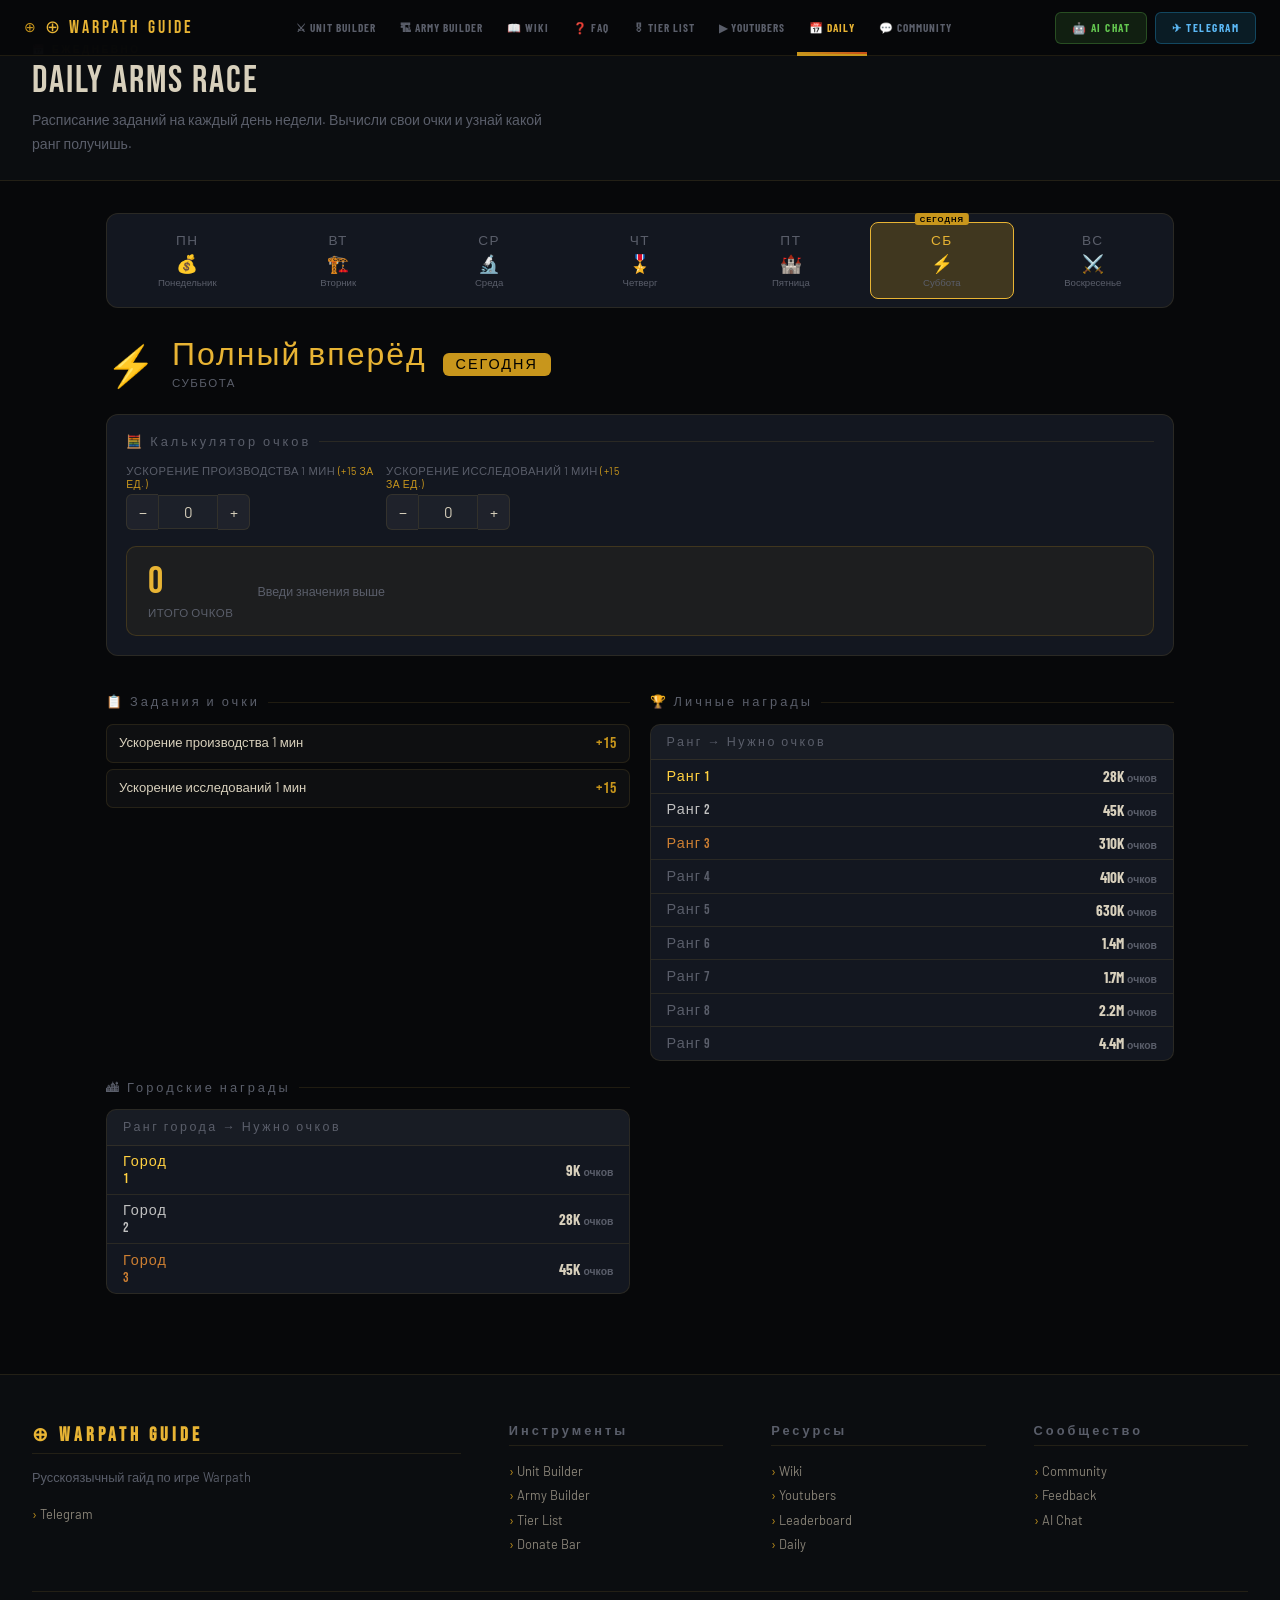
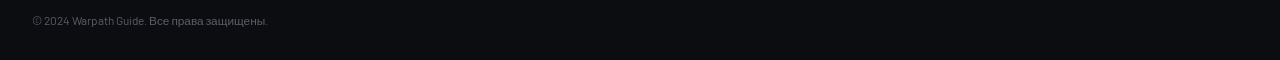
<file: daily.html>
<!DOCTYPE html>
<html lang="ru">
<head>
<meta charset="UTF-8">
<meta name="viewport" content="width=device-width,initial-scale=1">
<title>Daily Arms Race — Warpath Guide</title>
<link rel="stylesheet" href="style.css">
<style>

/* ═══════════════════════════════════════════
   PAGE LAYOUT
   ═══════════════════════════════════════════ */
.daily-page {
  max-width: 1100px;
  margin: 0 auto;
  padding: 2rem 1rem 5rem;
}

/* ═══════════════════════════════════════════
   WEEK TABS
   ═══════════════════════════════════════════ */
.week-tabs {
  display: grid;
  grid-template-columns: repeat(7, 1fr);
  gap: .4rem;
  margin-bottom: 2rem;
  background: var(--panel);
  border: 1px solid var(--border);
  border-radius: 12px;
  padding: .5rem;
}
.day-tab {
  display: flex;
  flex-direction: column;
  align-items: center;
  gap: 3px;
  padding: .6rem .3rem;
  border-radius: 8px;
  cursor: pointer;
  border: 1px solid transparent;
  transition: all .2s;
  position: relative;
}
.day-tab:hover {
  background: rgba(200,150,28,.07);
  border-color: var(--border);
}
.day-tab.active {
  background: rgba(200,150,28,.12);
  border-color: var(--gold);
}
.day-tab.today {
  background: rgba(200,150,28,.18);
  border-color: var(--gold2);
}
.day-tab.today::before {
  content: 'СЕГОДНЯ';
  position: absolute;
  top: -10px;
  left: 50%;
  transform: translateX(-50%);
  font-size: .48rem;
  font-weight: 700;
  letter-spacing: 1px;
  color: #000;
  background: var(--gold);
  padding: 1px 5px;
  border-radius: 3px;
  white-space: nowrap;
}
.day-tab.today.active { background: rgba(200,150,28,.25); }
.day-tab-short {
  font-family: 'Bebas Neue', sans-serif;
  font-size: .85rem;
  letter-spacing: 1.5px;
  color: var(--muted);
  transition: color .2s;
}
.day-tab.active .day-tab-short,
.day-tab.today .day-tab-short { color: var(--gold2); }
.day-tab-icon { font-size: 1.1rem; }
.day-tab-name {
  font-size: .6rem;
  color: var(--muted);
  text-align: center;
  line-height: 1.2;
}

@media (max-width: 600px) {
  .week-tabs { grid-template-columns: repeat(7, 1fr); gap: .2rem; padding: .35rem; }
  .day-tab { padding: .4rem .15rem; }
  .day-tab-name { display: none; }
  .day-tab-short { font-size: .75rem; }
  .day-tab-icon { font-size: .9rem; }
  .day-tab.today::before { font-size: .4rem; top: -9px; }
}

/* ═══════════════════════════════════════════
   DAY PANEL
   ═══════════════════════════════════════════ */
.day-panel { display: none; }
.day-panel.active { display: block; }

.day-header {
  display: flex;
  align-items: center;
  gap: 1rem;
  margin-bottom: 1.5rem;
  flex-wrap: wrap;
}
.day-icon-big { font-size: 2.5rem; }
.day-title {
  font-family: 'Bebas Neue', sans-serif;
  font-size: 2rem;
  letter-spacing: 2px;
  color: var(--gold2);
  line-height: 1;
}
.day-weekday {
  font-size: .72rem;
  color: var(--muted);
  text-transform: uppercase;
  letter-spacing: 1.5px;
  margin-top: .2rem;
}
.today-badge {
  display: none;
  background: var(--gold);
  color: #000;
  font-family: 'Bebas Neue', sans-serif;
  font-size: .9rem;
  letter-spacing: 2px;
  padding: .2rem .8rem;
  border-radius: 6px;
}
.day-panel[data-today="true"] .today-badge { display: block; }

.daily-grid {
  display: grid;
  grid-template-columns: 1fr 1fr;
  gap: 1.2rem;
}
@media (max-width: 700px) {
  .daily-grid { grid-template-columns: 1fr; }
}

/* ═══════════════════════════════════════════
   TASKS BLOCK
   ═══════════════════════════════════════════ */
.block-title {
  font-family: 'Bebas Neue', sans-serif;
  font-size: .8rem;
  letter-spacing: 3px;
  color: var(--muted);
  margin-bottom: .85rem;
  display: flex;
  align-items: center;
  gap: .5rem;
}
.block-title::after {
  content: '';
  flex: 1;
  height: 1px;
  background: var(--border);
}

.task-item {
  display: flex;
  align-items: center;
  justify-content: space-between;
  gap: .75rem;
  padding: .55rem .75rem;
  background: rgba(255,255,255,.03);
  border: 1px solid var(--border);
  border-radius: 7px;
  margin-bottom: .4rem;
  transition: border-color .15s;
  cursor: default;
}
.task-item:hover { border-color: rgba(200,150,28,.25); }
.task-text {
  font-size: .82rem;
  color: var(--text);
  line-height: 1.35;
  flex: 1;
}
.task-pts {
  font-family: 'Bebas Neue', sans-serif;
  font-size: 1rem;
  letter-spacing: 1px;
  color: var(--gold);
  white-space: nowrap;
  flex-shrink: 0;
}
.task-pts::before { content: '+'; }

/* ═══════════════════════════════════════════
   CALCULATOR
   ═══════════════════════════════════════════ */
.calc-block {
  background: var(--panel);
  border: 1px solid var(--border);
  border-radius: 12px;
  padding: 1.2rem;
  margin-bottom: 1.2rem;
  grid-column: 1 / -1;
}
.calc-inputs {
  display: grid;
  grid-template-columns: repeat(auto-fill, minmax(200px, 1fr));
  gap: .75rem;
  margin-bottom: 1rem;
}
.calc-field { display: flex; flex-direction: column; gap: .3rem; }
.calc-label {
  font-size: .7rem;
  color: var(--muted);
  text-transform: uppercase;
  letter-spacing: .5px;
}
.calc-input-row {
  display: flex;
  align-items: center;
}
.calc-btn {
  width: 32px; height: 36px;
  background: rgba(255,255,255,.05);
  border: 1px solid var(--border);
  color: var(--text);
  font-size: 1rem;
  cursor: pointer;
  display: flex;
  align-items: center;
  justify-content: center;
  transition: background .15s;
  flex-shrink: 0;
}
.calc-btn:first-child { border-radius: 6px 0 0 6px; border-right: none; }
.calc-btn:last-child  { border-radius: 0 6px 6px 0; border-left: none; }
.calc-btn:hover { background: rgba(200,150,28,.12); color: var(--gold); }
.calc-num {
  width: 60px;
  text-align: center;
  background: rgba(255,255,255,.04);
  border: 1px solid var(--border);
  color: var(--text);
  font-size: .95rem;
  font-family: inherit;
  padding: .45rem 0;
  outline: none;
  -moz-appearance: textfield;
}
.calc-num::-webkit-inner-spin-button { -webkit-appearance: none; }
.calc-num:focus { border-color: var(--gold); }

.calc-result {
  background: rgba(200,150,28,.06);
  border: 1px solid rgba(200,150,28,.2);
  border-radius: 10px;
  padding: 1rem 1.3rem;
  display: flex;
  align-items: center;
  gap: 1.5rem;
  flex-wrap: wrap;
}
.calc-total-pts {
  font-family: 'Bebas Neue', sans-serif;
  font-size: 2.4rem;
  letter-spacing: 2px;
  color: var(--gold2);
  line-height: 1;
}
.calc-total-label {
  font-size: .72rem;
  color: var(--muted);
  text-transform: uppercase;
  letter-spacing: .5px;
  margin-top: .2rem;
}
.calc-rank-result {
  flex: 1;
  min-width: 180px;
}
.calc-rank-line {
  display: flex;
  justify-content: space-between;
  align-items: center;
  font-size: .78rem;
  padding: .22rem 0;
  border-bottom: 1px solid rgba(255,255,255,.05);
}
.calc-rank-line:last-child { border-bottom: none; }
.calc-rank-name { color: var(--muted); }
.calc-rank-val  { font-family: 'Barlow Condensed', sans-serif; font-weight: 700; color: var(--gold2); }
.calc-rank-need { font-size: .7rem; color: #e04848; }
.calc-rank-ok   { color: #7ec850; }

/* ═══════════════════════════════════════════
   REWARDS TABLE
   ═══════════════════════════════════════════ */
.rewards-grid {
  display: grid;
  grid-template-columns: 1fr 1fr;
  gap: 1rem;
  grid-column: 1 / -1;
}
@media (max-width: 600px) {
  .rewards-grid { grid-template-columns: 1fr; }
}

.rewards-block {
  background: var(--panel);
  border: 1px solid var(--border);
  border-radius: 10px;
  overflow: hidden;
}
.rewards-block-head {
  padding: .6rem 1rem;
  border-bottom: 1px solid var(--border);
  font-family: 'Bebas Neue', sans-serif;
  font-size: .78rem;
  letter-spacing: 2.5px;
  color: var(--muted);
  background: rgba(255,255,255,.02);
}
.reward-row {
  display: flex;
  align-items: center;
  justify-content: space-between;
  padding: .45rem 1rem;
  border-bottom: 1px solid var(--border);
  font-size: .8rem;
  transition: background .12s;
}
.reward-row:last-child { border-bottom: none; }
.reward-row:hover { background: rgba(255,255,255,.025); }
.reward-row.highlight {
  background: rgba(200,150,28,.07);
  border-left: 2px solid var(--gold);
}
.rank-badge {
  font-family: 'Bebas Neue', sans-serif;
  font-size: .9rem;
  letter-spacing: 1px;
  color: var(--muted);
  width: 52px;
  flex-shrink: 0;
}
.rank-badge.r1 { color: #ffd040; }
.rank-badge.r2 { color: #c0c0c0; }
.rank-badge.r3 { color: #cd7f32; }
.reward-pts {
  font-family: 'Barlow Condensed', sans-serif;
  font-size: .95rem;
  font-weight: 700;
  color: var(--text);
}
.reward-pts span {
  font-size: .65rem;
  color: var(--muted);
  margin-left: .2rem;
}

</style>
</head>
<body>

<div class="page-header">
  <div class="wrap">
    <div class="tag">📅 Ежедневно</div>
    <div class="title">Daily Arms Race</div>
    <p class="sub">Расписание заданий на каждый день недели. Вычисли свои очки и узнай какой ранг получишь.</p>
  </div>
</div>

<div class="daily-page">

  <!-- WEEK TABS -->
  <div class="week-tabs" id="week-tabs"></div>

  <!-- DAY PANELS (генерируются JS) -->
  <div id="day-panels"></div>

</div>

<script src="i18n.js"></script>
<script src="nav.js"></script>
<script src="data.js"></script>
<script>

/* ═══════════════════════════════════════════
   DATA
   ═══════════════════════════════════════════ */
const DAYS_DATA = [
  {
    id: 'mon',
    icon: '💰',
    name: { ru: 'Сбор ресурсов', en: 'Resource Collection', vi: 'Thu thập tài nguyên' },
    weekday: { ru: 'Понедельник', en: 'Monday', vi: 'Thứ Hai' },
    tasks: [
      { text: { ru: 'Собрать 100 военных фондов', en: 'Collect 100 military funds', vi: 'Thu thập 100 quỹ quân sự' }, pts: 1 },
      { text: { ru: 'Собрать 100 стали', en: 'Collect 100 steel', vi: 'Thu thập 100 thép' }, pts: 1 },
      { text: { ru: 'Собрать 100 нефти', en: 'Collect 100 pts of oil', vi: 'Thu thập 100 dầu' }, pts: 1 },
      { text: { ru: 'Собрать 1 золото', en: 'Collect 1 Golden', vi: 'Thu thập 1 vàng' }, pts: 20 },
    ],
    personal: [20000, 40000, 90000, 150000, 250000, 450000, 550000, 700000, 900000],
    city:     [3000, 11000, 18000],
  },
  {
    id: 'tue',
    icon: '🏗️',
    name: { ru: 'Улучшение зданий', en: 'Building Upgrades', vi: 'Nâng cấp công trình' },
    weekday: { ru: 'Вторник', en: 'Tuesday', vi: 'Thứ Ba' },
    tasks: [
      { text: { ru: 'Получить 1 силы (здания)', en: 'Gain 1 power (building)', vi: 'Nhận 1 sức mạnh (công trình)' }, pts: 10 },
      { text: { ru: 'Ускорение производства 1 мин', en: '1 min Production Rush', vi: 'Tăng tốc sản xuất 1 phút' }, pts: 15 },
    ],
    personal: [46000, 110000, 520000, 850000, 1600000, 4400000, 4800000, 5600000, 8800000],
    city:     [16000, 54000, 86000],
  },
  {
    id: 'wed',
    icon: '🔬',
    name: { ru: 'Научный прорыв', en: 'Scientific Breakthrough', vi: 'Đột phá khoa học' },
    weekday: { ru: 'Среда', en: 'Wednesday', vi: 'Thứ Tư' },
    tasks: [
      { text: { ru: 'Получить 1 силы (технологии)', en: 'Gain 1 power (Technology)', vi: 'Nhận 1 sức mạnh (công nghệ)' }, pts: 10 },
      { text: { ru: 'Ускорение исследований 1 мин', en: '1 min Research Rush', vi: 'Tăng tốc nghiên cứu 1 phút' }, pts: 15 },
    ],
    personal: [46000, 110000, 520000, 850000, 1600000, 4400000, 4800000, 5600000, 8800000],
    city:     [16000, 54000, 86000],
  },
  {
    id: 'thu',
    icon: '🎖️',
    name: { ru: 'Набор войск', en: 'Recruiting Drive', vi: 'Chiến dịch tuyển quân' },
    weekday: { ru: 'Четверг', en: 'Thursday', vi: 'Thứ Năm' },
    tasks: [
      { text: { ru: 'Использовать универсальный купон', en: 'Use 1 Universal Coupon', vi: 'Dùng 1 phiếu đa năng' }, pts: 10000 },
      { text: { ru: 'Использовать купон лагеря', en: 'Use 1 Camp Coupon', vi: 'Dùng 1 phiếu trại' }, pts: 10000 },
      { text: { ru: 'Использовать универсальный кусок 4★', en: 'Use Universal 4-Star Piece', vi: 'Dùng mảnh đa năng 4★' }, pts: 5000 },
      { text: { ru: 'Использовать универсальный кусок 5★', en: 'Use Universal 5-Star Piece', vi: 'Dùng mảnh đa năng 5★' }, pts: 45000 },
      { text: { ru: 'Использовать кусок авиации 5★', en: 'Use Universal 5-Star Airforce Piece', vi: 'Dùng mảnh không quân 5★' }, pts: 45000 },
    ],
    personal: [32000, 75200, 362000, 720000, 1600000, 4800000, 5200000, 6000000, 9600000],
    city:     [10000, 32000, 52000],
  },
  {
    id: 'fri',
    icon: '🏰',
    name: { ru: 'Строительство базы', en: 'Base Construction', vi: 'Xây dựng căn cứ' },
    weekday: { ru: 'Пятница', en: 'Friday', vi: 'Thứ Sáu' },
    tasks: [
      { text: { ru: 'Получить 1 силы (здания)', en: 'Gain 1 power (building)', vi: 'Nhận 1 sức mạnh (công trình)' }, pts: 10 },
      { text: { ru: 'Получить 1 силы (технологии)', en: 'Gain 1 power (Technology)', vi: 'Nhận 1 sức mạnh (công nghệ)' }, pts: 10 },
    ],
    personal: [46000, 110000, 520000, 850000, 1600000, 4400000, 4800000, 5600000, 8800000],
    city:     [9000, 30000, 48000],
  },
  {
    id: 'sat',
    icon: '⚡',
    name: { ru: 'Полный вперёд', en: 'Full Speed Ahead', vi: 'Toàn tốc tiến lên' },
    weekday: { ru: 'Суббота', en: 'Saturday', vi: 'Thứ Bảy' },
    tasks: [
      { text: { ru: 'Ускорение производства 1 мин', en: '1 min Production Rush', vi: 'Tăng tốc sản xuất 1 phút' }, pts: 15 },
      { text: { ru: 'Ускорение исследований 1 мин', en: '1 min Research Rush', vi: 'Tăng tốc nghiên cứu 1 phút' }, pts: 15 },
    ],
    personal: [28000, 45000, 310000, 410000, 630000, 1450000, 1670000, 2220000, 4420000],
    city:     [9000, 28000, 45000],
  },
  {
    id: 'sun',
    icon: '⚔️',
    name: { ru: 'Непревзойдённый прогресс', en: 'Unrivalled Progress', vi: 'Tiến bộ vô song' },
    weekday: { ru: 'Воскресенье', en: 'Sunday', vi: 'Chủ nhật' },
    tasks: [
      { text: { ru: 'Получить 1 силы (здания)', en: 'Gain 1 power (building)', vi: 'Nhận 1 sức mạnh (công trình)' }, pts: 10 },
      { text: { ru: 'Получить 1 силы (технологии)', en: 'Gain 1 power (Technology)', vi: 'Nhận 1 sức mạnh (công nghệ)' }, pts: 10 },
      { text: { ru: 'Собрать 100 военных фондов', en: 'Collect 100 military funds', vi: 'Thu thập 100 quỹ quân sự' }, pts: 1 },
      { text: { ru: 'Собрать 100 стали', en: 'Collect 100 steel', vi: 'Thu thập 100 thép' }, pts: 1 },
      { text: { ru: 'Победить Raven Ур.1–10', en: 'Defeat Lv.1-10 Raven', vi: 'Đánh bại Raven Cấp 1–10' }, pts: 600 },
      { text: { ru: 'Победить Raven Ур.11–15', en: 'Defeat Lv.11-15 Raven', vi: 'Đánh bại Raven Cấp 11–15' }, pts: 700 },
      { text: { ru: 'Победить Raven Ур.16–20', en: 'Defeat Lv.16-20 Raven', vi: 'Đánh bại Raven Cấp 16–20' }, pts: 800 },
      { text: { ru: 'Победить Raven Ур.21–25', en: 'Defeat Lv.21-25 Raven', vi: 'Đánh bại Raven Cấp 21–25' }, pts: 900 },
      { text: { ru: 'Победить Raven Ур.26–30', en: 'Defeat Lv.26-30 Raven', vi: 'Đánh bại Raven Cấp 26–30' }, pts: 1000 },
      { text: { ru: 'Уничтожить бункер Raven Ур.1', en: 'Destroy Lv.1 Raven Bunker', vi: 'Phá hủy Bunker Raven Cấp 1' }, pts: 3000 },
      { text: { ru: 'Уничтожить бункер Raven Ур.5', en: 'Destroy Lv.5 Raven Bunker', vi: 'Phá hủy Bunker Raven Cấp 5' }, pts: 3800 },
      { text: { ru: 'Уничтожить бункер Raven Ур.10', en: 'Destroy Lv.10 Raven Bunker', vi: 'Phá hủy Bunker Raven Cấp 10' }, pts: 4800 },
      { text: { ru: 'Уничтожить бункер Raven Ур.13', en: 'Destroy Lv.13 Raven Bunker', vi: 'Phá hủy Bunker Raven Cấp 13' }, pts: 5400 },
    ],
    personal: [60000, 96000, 660000, 850000, 1100000, 3000000, 3500000, 4350000, 9300000],
    city:     [18000, 58000, 90000],
  },
];

const RANK_LABELS = ['Ранг 1','Ранг 2','Ранг 3','Ранг 4','Ранг 5','Ранг 6','Ранг 7','Ранг 8','Ранг 9'];
const CITY_LABELS = ['Город 1','Город 2','Город 3'];

const DAY_SHORTS_RU = ['ПН','ВТ','СР','ЧТ','ПТ','СБ','ВС'];
const DAY_SHORTS_EN = ['MON','TUE','WED','THU','FRI','SAT','SUN'];
const DAY_SHORTS_VI = ['T2','T3','T4','T5','T6','T7','CN'];

/* JS Date: 0=Sun,1=Mon..6=Sat → наш индекс 0=Mon..6=Sun */
function getTodayIndex() {
  const d = new Date().getDay(); // 0=Sun
  return d === 0 ? 6 : d - 1;
}

function fmtNum(n) {
  if (n >= 1000000) return (n / 1000000).toFixed(1) + 'M';
  if (n >= 1000)    return (n / 1000).toFixed(0) + 'K';
  return n.toString();
}

let activeDay = getTodayIndex();

/* ═══════════════════════════════════════════
   RENDER
   ═══════════════════════════════════════════ */
function getLang() {
  return (typeof currentLang !== 'undefined') ? currentLang : 'ru';
}
function txt(obj) {
  const l = getLang();
  return obj[l] || obj['ru'];
}

function renderWeekTabs() {
  const today = getTodayIndex();
  const lang  = getLang();
  const shorts = lang === 'en' ? DAY_SHORTS_EN : lang === 'vi' ? DAY_SHORTS_VI : DAY_SHORTS_RU;
  const tabsEl = document.getElementById('week-tabs');
  tabsEl.innerHTML = '';
  DAYS_DATA.forEach((d, i) => {
    const tab = document.createElement('div');
    tab.className = 'day-tab' +
      (i === activeDay ? ' active' : '') +
      (i === today     ? ' today'  : '');
    tab.innerHTML = `
      <div class="day-tab-short">${shorts[i]}</div>
      <div class="day-tab-icon">${d.icon}</div>
      <div class="day-tab-name">${txt(d.weekday)}</div>`;
    tab.addEventListener('click', () => { activeDay = i; renderAll(); });
    tabsEl.appendChild(tab);
  });
}

function renderDayPanel(d, idx) {
  const today = getTodayIndex();
  const lang  = getLang();
  const isToday = idx === today;

  /* Tasks HTML */
  const tasksHtml = d.tasks.map(t => `
    <div class="task-item">
      <span class="task-text">${txt(t.text)}</span>
      <span class="task-pts">${fmtNum(t.pts)}</span>
    </div>`).join('');

  /* Calc fields */
  const calcFields = d.tasks.map((t, ti) => `
    <div class="calc-field">
      <div class="calc-label">${txt(t.text).slice(0, 28)}${txt(t.text).length > 28 ? '…' : ''} <span style="color:var(--gold);font-size:.65rem">(+${fmtNum(t.pts)} за ед.)</span></div>
      <div class="calc-input-row">
        <button class="calc-btn" onclick="calcAdj('${d.id}',${ti},-1)">−</button>
        <input class="calc-num" id="calc-${d.id}-${ti}" type="number" min="0" value="0" oninput="calcUpdate('${d.id}')">
        <button class="calc-btn" onclick="calcAdj('${d.id}',${ti},1)">+</button>
      </div>
    </div>`).join('');

  /* Personal rewards */
  const personalHtml = d.personal.map((pts, ri) => {
    const rc = ri === 0 ? 'r1' : ri === 1 ? 'r2' : ri === 2 ? 'r3' : '';
    return `<div class="reward-row" id="prow-${d.id}-${ri}">
      <span class="rank-badge ${rc}">${RANK_LABELS[ri]}</span>
      <span class="reward-pts">${fmtNum(pts)}<span>очков</span></span>
    </div>`;
  }).join('');

  /* City rewards */
  const cityHtml = d.city.map((pts, ri) => {
    const rc = ri === 0 ? 'r1' : ri === 1 ? 'r2' : ri === 2 ? 'r3' : '';
    return `<div class="reward-row">
      <span class="rank-badge ${rc}">${CITY_LABELS[ri]}</span>
      <span class="reward-pts">${fmtNum(pts)}<span>очков</span></span>
    </div>`;
  }).join('');

  const todayLabel = lang === 'en' ? 'TODAY' : lang === 'vi' ? 'HÔM NAY' : 'СЕГОДНЯ';

  return `
  <div class="day-panel${idx === activeDay ? ' active' : ''}" data-idx="${idx}" data-today="${isToday}">
    <div class="day-header">
      <div class="day-icon-big">${d.icon}</div>
      <div>
        <div class="day-title">${txt(d.name)}</div>
        <div class="day-weekday">${txt(d.weekday)}</div>
      </div>
      <div class="today-badge">${todayLabel}</div>
    </div>

    <div class="daily-grid">

      <!-- Калькулятор очков -->
      <div class="calc-block">
        <div class="block-title">
          ${lang === 'en' ? '🧮 Score Calculator' : lang === 'vi' ? '🧮 Máy tính điểm' : '🧮 Калькулятор очков'}
        </div>
        <div class="calc-inputs">${calcFields}</div>
        <div class="calc-result">
          <div>
            <div class="calc-total-pts" id="calc-total-${d.id}">0</div>
            <div class="calc-total-label">${lang === 'en' ? 'Total points' : lang === 'vi' ? 'Tổng điểm' : 'Итого очков'}</div>
          </div>
          <div class="calc-rank-result" id="calc-rank-${d.id}">
            <div class="calc-rank-line">
              <span class="calc-rank-name">${lang === 'en' ? 'Enter values above' : lang === 'vi' ? 'Nhập giá trị ở trên' : 'Введи значения выше'}</span>
            </div>
          </div>
        </div>
      </div>

      <!-- Задания -->
      <div>
        <div class="block-title">${lang === 'en' ? '📋 Tasks & Points' : lang === 'vi' ? '📋 Nhiệm vụ' : '📋 Задания и очки'}</div>
        ${tasksHtml}
      </div>

      <!-- Личные награды -->
      <div>
        <div class="block-title">${lang === 'en' ? '🏆 Personal Rewards' : lang === 'vi' ? '🏆 Phần thưởng cá nhân' : '🏆 Личные награды'}</div>
        <div class="rewards-block">
          <div class="rewards-block-head">${lang === 'en' ? 'Rank → Required points' : lang === 'vi' ? 'Hạng → Điểm cần thiết' : 'Ранг → Нужно очков'}</div>
          ${personalHtml}
        </div>
      </div>

      <!-- Городские награды -->
      <div>
        <div class="block-title">${lang === 'en' ? '🏙 City Rewards' : lang === 'vi' ? '🏙 Phần thưởng thành phố' : '🏙 Городские награды'}</div>
        <div class="rewards-block">
          <div class="rewards-block-head">${lang === 'en' ? 'City Rank → Required points' : lang === 'vi' ? 'Hạng thành phố → Điểm cần' : 'Ранг города → Нужно очков'}</div>
          ${cityHtml}
        </div>
      </div>

    </div>
  </div>`;
}

function renderDayPanels() {
  const container = document.getElementById('day-panels');
  container.innerHTML = DAYS_DATA.map((d, i) => renderDayPanel(d, i)).join('');
}

function renderAll() {
  renderWeekTabs();
  renderDayPanels();
}

/* ═══════════════════════════════════════════
   CALCULATOR LOGIC
   ═══════════════════════════════════════════ */
function calcAdj(dayId, taskIdx, delta) {
  const el = document.getElementById(`calc-${dayId}-${taskIdx}`);
  if (!el) return;
  el.value = Math.max(0, (parseInt(el.value) || 0) + delta);
  calcUpdate(dayId);
}

function calcUpdate(dayId) {
  const dIdx = DAYS_DATA.findIndex(d => d.id === dayId);
  if (dIdx < 0) return;
  const d = DAYS_DATA[dIdx];

  let total = 0;
  d.tasks.forEach((t, ti) => {
    const el = document.getElementById(`calc-${dayId}-${ti}`);
    const val = Math.max(0, parseInt(el?.value) || 0);
    total += val * t.pts;
  });

  const totalEl = document.getElementById(`calc-total-${dayId}`);
  if (totalEl) totalEl.textContent = fmtNum(total);

  const rankEl = document.getElementById(`calc-rank-${dayId}`);
  if (!rankEl) return;

  const lang = getLang();
  const reachedLabel  = lang === 'en' ? 'Reached' : lang === 'vi' ? 'Đạt được' : 'Достигнут';
  const needLabel     = lang === 'en' ? 'need' : lang === 'vi' ? 'cần' : 'нужно';

  /* Подсвечиваем строки в таблице личных наград */
  d.personal.forEach((req, ri) => {
    const row = document.getElementById(`prow-${dayId}-${ri}`);
    if (row) row.classList.toggle('highlight', total >= req);
  });

  /* Показываем текущий и следующий ранг */
  let currentRank = -1;
  d.personal.forEach((req, ri) => {
    if (total >= req) currentRank = ri;
  });

  let html = '';
  if (currentRank >= 0) {
    html += `<div class="calc-rank-line">
      <span class="calc-rank-name">${RANK_LABELS[currentRank]}</span>
      <span class="calc-rank-val calc-rank-ok">✓ ${reachedLabel}</span>
    </div>`;
  }
  if (currentRank < d.personal.length - 1) {
    const nextReq  = d.personal[currentRank + 1];
    const diff     = nextReq - total;
    html += `<div class="calc-rank-line">
      <span class="calc-rank-name">${RANK_LABELS[currentRank + 1]}</span>
      <span class="calc-rank-need">${needLabel} ${fmtNum(diff)}</span>
    </div>`;
  }
  if (!html) {
    html = `<div class="calc-rank-line">
      <span class="calc-rank-name" style="color:var(--gold)">🏆 MAX — ${RANK_LABELS[d.personal.length - 1]}</span>
    </div>`;
  }
  rankEl.innerHTML = html;
}

/* ═══════════════════════════════════════════
   LANG CHANGE HOOK
   ═══════════════════════════════════════════ */
function onLangChange() {
  renderAll();
}

/* ═══════════════════════════════════════════
   INIT
   ═══════════════════════════════════════════ */
document.addEventListener('DOMContentLoaded', () => {
  if (typeof initShared === 'function') initShared();
  renderAll();
});
</script>
</body>
</html>
</file>
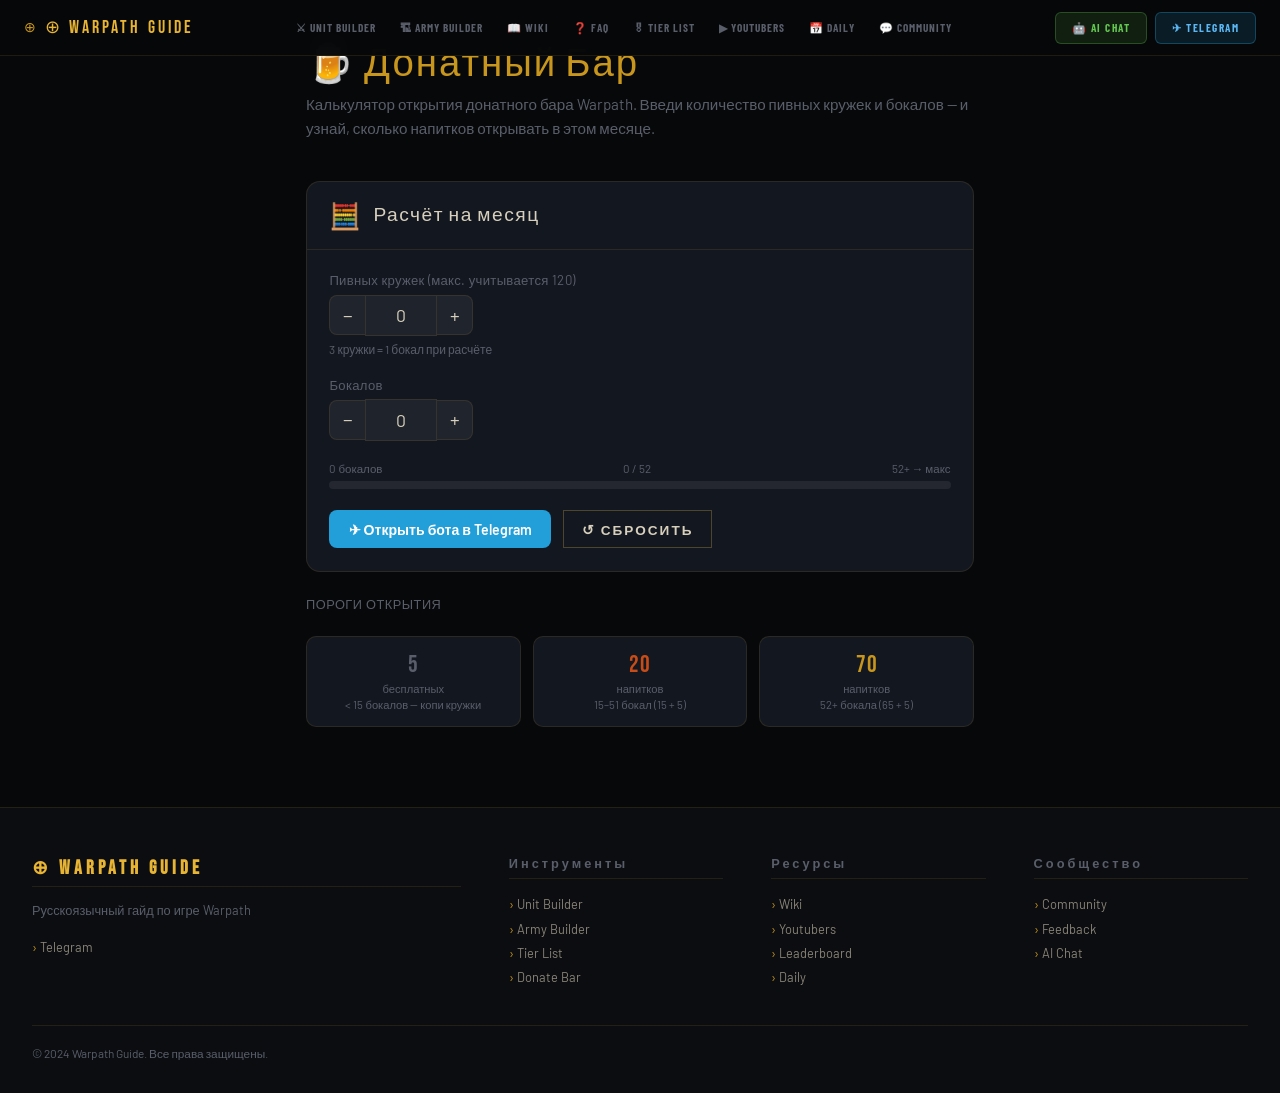
<file: donate-bar.html>
<!DOCTYPE html>
<html lang="ru">
<head>
<meta charset="UTF-8"><meta name="viewport" content="width=device-width,initial-scale=1">
<title>Донатный Бар — Warpath Guide</title>
<link rel="stylesheet" href="style.css">
<style>
  .db-page { max-width: 700px; margin: 0 auto; padding: 2.5rem 1rem 5rem; }
  .db-title { font-family:'Bebas Neue',sans-serif; font-size:2.4rem; color:var(--gold); letter-spacing:2px; margin-bottom:.25rem; }
  .db-sub   { color:var(--muted); font-size:.95rem; margin-bottom:2.5rem; line-height:1.6; }

  /* ── calculator card ── */
  .db-card {
    background:var(--panel); border:1px solid var(--border); border-radius:14px;
    overflow:hidden; margin-bottom:1.5rem;
  }
  .db-card-head {
    padding:1.1rem 1.4rem; border-bottom:1px solid var(--border);
    display:flex; align-items:center; gap:.75rem;
  }
  .db-card-icon { font-size:1.6rem; }
  .db-card-label { font-family:'Bebas Neue',sans-serif; font-size:1.2rem; letter-spacing:1.5px; color:var(--text); }
  .db-card-body { padding:1.4rem; }

  /* ── inputs ── */
  .db-field { margin-bottom:1.25rem; }
  .db-field label { display:block; font-size:.82rem; color:var(--muted); margin-bottom:.4rem; letter-spacing:.3px; }
  .db-input-row { display:flex; align-items:center; gap:.75rem; }
  .db-input {
    flex:1; background:rgba(255,255,255,0.05); border:1px solid var(--border);
    border-radius:8px; color:var(--text); font-size:1.1rem; font-family:inherit;
    padding:.6rem 1rem; outline:none; transition:border-color .2s;
    -moz-appearance:textfield;
  }
  .db-input::-webkit-inner-spin-button { -webkit-appearance:none; }
  .db-input:focus { border-color:var(--gold); }
  .db-hint { font-size:.75rem; color:var(--muted); margin-top:.35rem; }

  .db-counter { display:flex; align-items:center; gap:0; }
  .db-cnt-btn {
    width:36px; height:40px; background:rgba(255,255,255,0.06); border:1px solid var(--border);
    color:var(--text); font-size:1.2rem; cursor:pointer; transition:background .15s;
    display:flex; align-items:center; justify-content:center; flex-shrink:0;
  }
  .db-cnt-btn:first-child { border-radius:8px 0 0 8px; border-right:none; }
  .db-cnt-btn:last-child  { border-radius:0 8px 8px 0; border-left:none; }
  .db-cnt-btn:hover { background:rgba(232,255,71,0.12); color:var(--gold); }
  .db-cnt-val {
    width:72px; text-align:center; background:rgba(255,255,255,0.05);
    border:1px solid var(--border); color:var(--text); font-size:1.1rem;
    font-family:inherit; padding:.55rem 0; outline:none;
    -moz-appearance:textfield;
  }
  .db-cnt-val::-webkit-inner-spin-button { -webkit-appearance:none; }
  .db-cnt-val:focus { border-color:var(--gold); }

  /* ── progress bar ── */
  .db-progress-wrap { margin:1rem 0 .3rem; }
  .db-progress-labels { display:flex; justify-content:space-between; font-size:.72rem; color:var(--muted); margin-bottom:.4rem; }
  .db-bar-bg { height:8px; background:rgba(255,255,255,0.07); border-radius:99px; overflow:hidden; }
  .db-bar-fill { height:100%; border-radius:99px; background:var(--gold); transition:width .4s ease; }

  /* ── result ── */
  .db-result {
    margin-top:1.4rem; padding:1.2rem 1.4rem; border-radius:10px;
    border:1px solid rgba(232,255,71,0.25); background:rgba(232,255,71,0.05);
    display:none;
  }
  .db-result.show { display:block; }
  .db-result.tier-free   { border-color:rgba(255,255,255,0.2); background:rgba(255,255,255,0.04); }
  .db-result.tier-mid    { border-color:rgba(255,160,0,0.35);  background:rgba(255,160,0,0.06); }
  .db-result.tier-max    { border-color:rgba(232,255,71,0.35); background:rgba(232,255,71,0.07); }

  .db-result-num   { font-family:'Bebas Neue',sans-serif; font-size:2.8rem; letter-spacing:2px; line-height:1; margin-bottom:.3rem; }
  .db-result.tier-free .db-result-num { color:var(--muted); }
  .db-result.tier-mid  .db-result-num { color:var(--orange); }
  .db-result.tier-max  .db-result-num { color:var(--gold); }
  .db-result-desc { font-size:.85rem; color:var(--muted); line-height:1.5; }
  .db-result-tip  { font-size:.78rem; color:var(--muted); margin-top:.6rem; padding-top:.6rem; border-top:1px solid rgba(255,255,255,0.08); }

  /* ── tg button ── */
  .db-tg-row { display:flex; gap:.75rem; flex-wrap:wrap; margin-top:1.3rem; }
  .db-tg-btn {
    display:inline-flex; align-items:center; gap:.5rem;
    background:#229ED9; color:#fff; border:none; border-radius:8px;
    padding:.65rem 1.2rem; font-size:.88rem; font-weight:600;
    text-decoration:none; cursor:pointer; transition:opacity .2s;
  }
  .db-tg-btn:hover { opacity:.85; }

  /* ── thresholds table ── */
  .db-tiers { display:grid; grid-template-columns:repeat(3,1fr); gap:.75rem; margin-top:1.5rem; }
  .db-tier {
    background:var(--panel); border:1px solid var(--border); border-radius:10px;
    padding:.85rem 1rem; text-align:center;
  }
  .db-tier-val { font-family:'Bebas Neue',sans-serif; font-size:1.5rem; letter-spacing:1px; }
  .db-tier-lbl { font-size:.7rem; color:var(--muted); margin-top:2px; line-height:1.4; }
  .db-tier.t1 .db-tier-val { color:var(--muted); }
  .db-tier.t2 .db-tier-val { color:var(--orange); }
  .db-tier.t3 .db-tier-val { color:var(--gold); }

  @media(max-width:500px){ .db-tiers{grid-template-columns:1fr;} }
</style>
</head>
<body>


<main class="db-page">
  <div class="db-title">🍺 Донатный Бар</div>
  <div class="db-sub">
    Калькулятор открытия донатного бара Warpath. Введи количество пивных кружек и бокалов — 
    и узнай, сколько напитков открывать в этом месяце.
  </div>

  <!-- Калькулятор -->
  <div class="db-card">
    <div class="db-card-head">
      <div class="db-card-icon">🧮</div>
      <div class="db-card-label">Расчёт на месяц</div>
    </div>
    <div class="db-card-body">

      <div class="db-field">
        <label>Пивных кружек (макс. учитывается 120)</label>
        <div class="db-counter">
          <button class="db-cnt-btn" onclick="adjust('cups',-1)">−</button>
          <input class="db-cnt-val" id="inp-cups" type="number" min="0" max="999" value="0" oninput="calc()">
          <button class="db-cnt-btn" onclick="adjust('cups',1)">+</button>
        </div>
        <div class="db-hint">3 кружки = 1 бокал при расчёте</div>
      </div>

      <div class="db-field">
        <label>Бокалов</label>
        <div class="db-counter">
          <button class="db-cnt-btn" onclick="adjust('glasses',-1)">−</button>
          <input class="db-cnt-val" id="inp-glasses" type="number" min="0" max="999" value="0" oninput="calc()">
          <button class="db-cnt-btn" onclick="adjust('glasses',1)">+</button>
        </div>
      </div>

      <!-- прогресс-бар -->
      <div class="db-progress-wrap">
        <div class="db-progress-labels">
          <span>0 бокалов</span>
          <span id="prog-cur">0 / 52</span>
          <span>52+ → макс</span>
        </div>
        <div class="db-bar-bg"><div class="db-bar-fill" id="prog-bar" style="width:0%"></div></div>
      </div>

      <!-- результат -->
      <div class="db-result" id="db-result">
        <div class="db-result-num" id="res-num">—</div>
        <div class="db-result-desc" id="res-desc"></div>
        <div class="db-result-tip" id="res-tip"></div>
      </div>

      <div class="db-tg-row">
        <a class="db-tg-btn" href="https://t.me/donatebar_bot" target="_blank" rel="noopener">
          ✈ Открыть бота в Telegram
        </a>
        <button class="btn btn-outline" onclick="reset()" style="font-size:.85rem;padding:.6rem 1.1rem">↺ Сбросить</button>
      </div>
    </div>
  </div>

  <!-- Пороги -->
  <div style="font-size:.8rem;color:var(--muted);margin-bottom:.75rem;text-transform:uppercase;letter-spacing:.5px">Пороги открытия</div>
  <div class="db-tiers">
    <div class="db-tier t1">
      <div class="db-tier-val">5</div>
      <div class="db-tier-lbl">бесплатных<br>&lt; 15 бокалов — копи кружки</div>
    </div>
    <div class="db-tier t2">
      <div class="db-tier-val">20</div>
      <div class="db-tier-lbl">напитков<br>15–51 бокал (15 + 5)</div>
    </div>
    <div class="db-tier t3">
      <div class="db-tier-val">70</div>
      <div class="db-tier-lbl">напитков<br>52+ бокала (65 + 5)</div>
    </div>
  </div>

</main>
<script src="i18n.js"></script>
<script src="nav.js"></script>
<script src="data.js"></script>
<script>
function adjust(field, delta) {
  const id = field === 'cups' ? 'inp-cups' : 'inp-glasses';
  const el = document.getElementById(id);
  el.value = Math.max(0, (parseInt(el.value) || 0) + delta);
  calc();
}

function calc() {
  let cups    = Math.max(0, parseInt(document.getElementById('inp-cups').value)    || 0);
  let glasses = Math.max(0, parseInt(document.getElementById('inp-glasses').value) || 0);

  const cappedCups   = Math.min(cups, 120);
  const fromCups     = Math.floor(cappedCups / 3);
  const total        = glasses + fromCups;

  // прогресс-бар
  const pct = Math.min(100, Math.round((total / 52) * 100));
  document.getElementById('prog-bar').style.width = pct + '%';
  document.getElementById('prog-cur').textContent = total + ' / 52';

  // результат
  const el = document.getElementById('db-result');
  el.classList.add('show');
  el.classList.remove('tier-free','tier-mid','tier-max');

  const num  = document.getElementById('res-num');
  const desc = document.getElementById('res-desc');
  const tip  = document.getElementById('res-tip');

  if (total >= 52) {
    el.classList.add('tier-max');
    num.textContent  = '70 🍻';
    desc.textContent = 'Открывай 65 + 5 = 70 напитков в этом месяце.';
    tip.textContent  = `Итого бокалов: ${total} (${glasses} своих + ${fromCups} из ${cappedCups} кружек)`;
  } else if (total < 15) {
    el.classList.add('tier-free');
    num.textContent  = '5 🍺';
    desc.textContent = 'Открывай только 5 бесплатных. Копи кружки до следующего месяца.';
    tip.textContent  = `Итого бокалов: ${total} — нужно ещё ${15 - total} чтобы выйти на 20`;
  } else {
    el.classList.add('tier-mid');
    num.textContent  = '20 🍻';
    desc.textContent = 'Открывай 15 + 5 = 20 напитков в этом месяце.';
    tip.textContent  = `Итого бокалов: ${total} — нужно ещё ${52 - total} чтобы выйти на 70`;
  }
}

function reset() {
  document.getElementById('inp-cups').value    = 0;
  document.getElementById('inp-glasses').value = 0;
  document.getElementById('db-result').classList.remove('show');
  document.getElementById('prog-bar').style.width = '0%';
  document.getElementById('prog-cur').textContent = '0 / 52';
}

document.addEventListener('DOMContentLoaded', () => {
  if (typeof initShared === 'function') initShared();
});
</script>
</body>
</html>
</file>
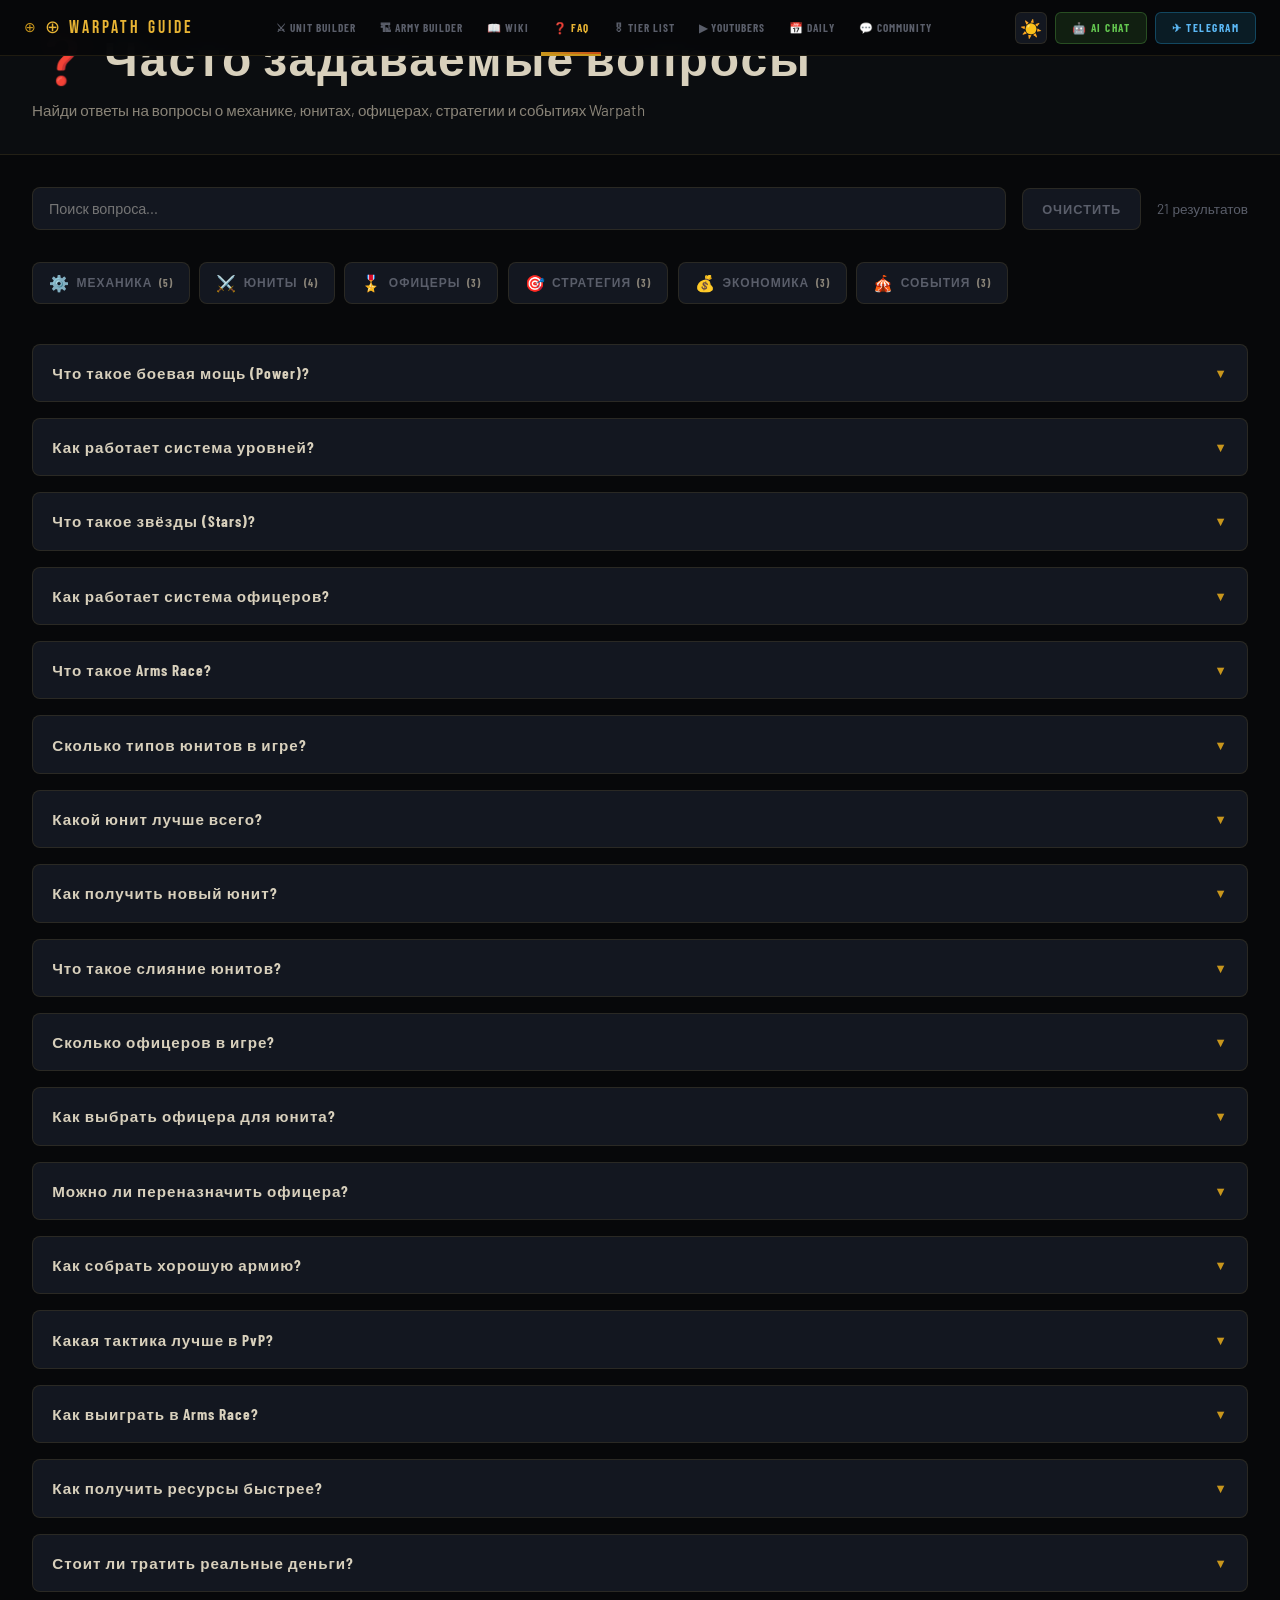
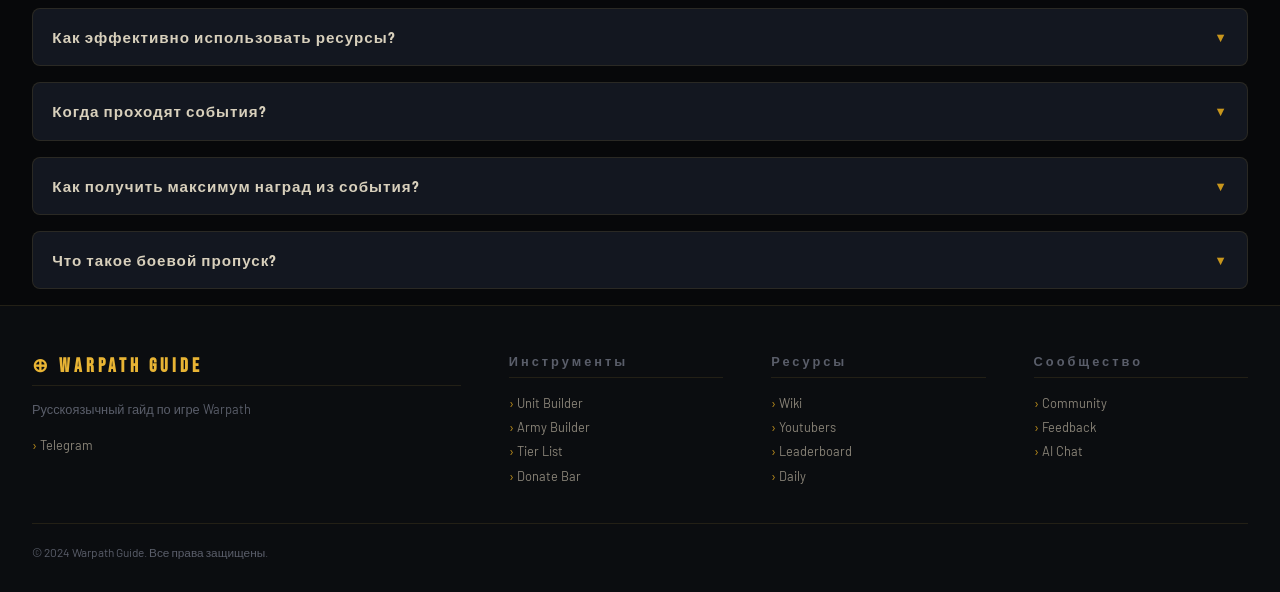
<file: faq.html>
<!DOCTYPE html>
<html lang="ru">
<head>
<meta charset="UTF-8"><meta name="viewport" content="width=device-width,initial-scale=1">
<title>FAQ — Warpath Guide</title>
<link rel="manifest" href="manifest.json">
<meta name="theme-color" content="#c8961c">
<link rel="stylesheet" href="style.css">
<style>
/* ══════════════════════════════════════
   FAQ STYLES
══════════════════════════════════════ */
.faq-header {
  background: var(--bg2);
  border-bottom: var(--line);
  padding: 2rem 0;
  margin-bottom: 2rem;
}

.faq-header-content {
  max-width: 1280px;
  margin: 0 auto;
  padding: 0 2rem;
}

.faq-header h1 {
  font-family: 'Bebas Neue', sans-serif;
  font-size: clamp(2rem, 4vw, 3rem);
  letter-spacing: 2px;
  margin-bottom: .5rem;
}

.faq-header p {
  color: var(--dim);
  font-size: .95rem;
  line-height: 1.6;
}

/* Search bar */
.faq-search-wrap {
  max-width: 1280px;
  margin: 0 auto 2rem;
  padding: 0 2rem;
  display: flex;
  gap: 1rem;
  align-items: center;
}

.faq-search-input {
  flex: 1;
  background: var(--panel);
  border: var(--line);
  color: var(--text);
  padding: .75rem 1rem;
  font-size: .9rem;
  border-radius: 8px;
  outline: none;
  transition: all .2s;
}

.faq-search-input:focus {
  border-color: var(--gold);
  box-shadow: 0 0 12px rgba(200,150,28,.15);
}

.faq-clear-btn {
  background: var(--panel);
  border: var(--line);
  color: var(--muted);
  padding: .75rem 1.2rem;
  font-family: 'Barlow Condensed', sans-serif;
  font-size: .8rem;
  font-weight: 700;
  letter-spacing: 1px;
  text-transform: uppercase;
  border-radius: 8px;
  cursor: pointer;
  transition: all .2s;
  white-space: nowrap;
}

.faq-clear-btn:hover {
  border-color: var(--gold);
  color: var(--gold2);
  background: rgba(200,150,28,.08);
}

.faq-result-count {
  color: var(--muted);
  font-size: .85rem;
  white-space: nowrap;
}

/* Categories */
.faq-categories-wrap {
  max-width: 1280px;
  margin: 0 auto 2.5rem;
  padding: 0 2rem;
}

.faq-categories {
  display: flex;
  gap: .6rem;
  flex-wrap: wrap;
}

.faq-category-btn {
  display: flex;
  align-items: center;
  gap: .4rem;
  background: var(--panel);
  border: var(--line);
  color: var(--muted);
  padding: .6rem 1rem;
  font-family: 'Barlow Condensed', sans-serif;
  font-size: .75rem;
  font-weight: 700;
  letter-spacing: 1px;
  text-transform: uppercase;
  border-radius: 8px;
  cursor: pointer;
  transition: all .2s;
  white-space: nowrap;
}

.faq-category-btn:hover {
  border-color: var(--gold);
  color: var(--gold2);
  background: rgba(200,150,28,.08);
}

.faq-category-btn.active {
  background: rgba(200,150,28,.15);
  border-color: var(--gold);
  color: var(--gold2);
}

.faq-cat-icon {
  font-size: 1rem;
}

.faq-cat-count {
  color: var(--dim);
  font-size: .65rem;
}

/* Questions */
.faq-container {
  max-width: 1280px;
  margin: 0 auto;
  padding: 0 2rem;
}

.faq-item {
  background: var(--panel);
  border: var(--line);
  border-radius: 8px;
  margin-bottom: 1rem;
  overflow: hidden;
  transition: all .2s;
}

.faq-item:hover {
  border-color: var(--border2);
  box-shadow: 0 4px 12px rgba(200,150,28,.08);
}

.faq-question {
  width: 100%;
  display: flex;
  align-items: center;
  justify-content: space-between;
  gap: 1rem;
  background: transparent;
  border: none;
  color: var(--text);
  padding: 1.2rem;
  font-family: 'Barlow Condensed', sans-serif;
  font-size: .95rem;
  font-weight: 700;
  letter-spacing: 1px;
  text-align: left;
  cursor: pointer;
  transition: all .2s;
}

.faq-question:hover {
  color: var(--gold2);
}

.faq-question.active {
  color: var(--gold2);
  background: rgba(200,150,28,.05);
}

.faq-q-text {
  flex: 1;
  min-width: 0;
}

.faq-q-icon {
  flex-shrink: 0;
  font-size: .8rem;
  transition: transform .2s;
  color: var(--gold);
}

.faq-question.active .faq-q-icon {
  transform: rotate(180deg);
}

/* Answer */
.faq-answer {
  background: rgba(200,150,28,.02);
  border-top: 1px solid var(--border);
  padding: 1.2rem;
  animation: slideDown .2s ease-out;
}

@keyframes slideDown {
  from {
    opacity: 0;
    max-height: 0;
  }
  to {
    opacity: 1;
    max-height: 500px;
  }
}

.faq-answer-text {
  color: var(--dim);
  font-size: .9rem;
  line-height: 1.8;
  margin-bottom: .8rem;
}

.faq-tags {
  display: flex;
  gap: .4rem;
  flex-wrap: wrap;
}

.faq-tag {
  display: inline-block;
  background: rgba(200,150,28,.1);
  color: var(--gold2);
  padding: .2rem .5rem;
  font-size: .65rem;
  font-weight: 700;
  letter-spacing: .5px;
  text-transform: uppercase;
  border-radius: 4px;
}

/* Highlight */
mark {
  background: rgba(232,180,52,.3);
  color: var(--gold2);
  font-weight: 700;
  padding: 0 2px;
  border-radius: 2px;
}

/* No results */
.faq-no-results {
  text-align: center;
  padding: 3rem 2rem;
  color: var(--muted);
  font-size: 1rem;
}

/* Responsive */
@media (max-width: 768px) {
  .faq-search-wrap {
    flex-direction: column;
    gap: .5rem;
  }

  .faq-search-input,
  .faq-clear-btn {
    width: 100%;
  }

  .faq-categories {
    gap: .4rem;
  }

  .faq-category-btn {
    padding: .5rem .8rem;
    font-size: .7rem;
  }

  .faq-question {
    padding: 1rem;
    font-size: .85rem;
  }

  .faq-answer {
    padding: 1rem;
  }

  .faq-answer-text {
    font-size: .85rem;
  }
}
</style>
</head>
<body>

<!-- ══ HEADER ══ -->
<div class="faq-header">
  <div class="faq-header-content">
    <h1>❓ Часто задаваемые вопросы</h1>
    <p>Найди ответы на вопросы о механике, юнитах, офицерах, стратегии и событиях Warpath</p>
  </div>
</div>

<!-- ══ SEARCH ══ -->
<div class="faq-search-wrap">
  <input type="text" id="faq-search" class="faq-search-input" placeholder="Поиск вопроса...">
  <button id="faq-clear" class="faq-clear-btn">Очистить</button>
  <div class="faq-result-count" id="faq-result-count">0 результатов</div>
</div>

<!-- ══ CATEGORIES ══ -->
<div class="faq-categories-wrap">
  <div class="faq-categories" id="faq-categories"></div>
</div>

<!-- ══ QUESTIONS ══ -->
<div class="faq-container">
  <div id="faq-questions"></div>
</div>

<!-- ══ SCRIPTS ══ -->
<script src="i18n.js"></script>
<script src="theme-manager.js"></script>
<script src="pwa-init.js"></script>
<script src="nav.js"></script>
<script src="faq-data.js"></script>
<script src="faq.js"></script>

</body>
</html>
</file>
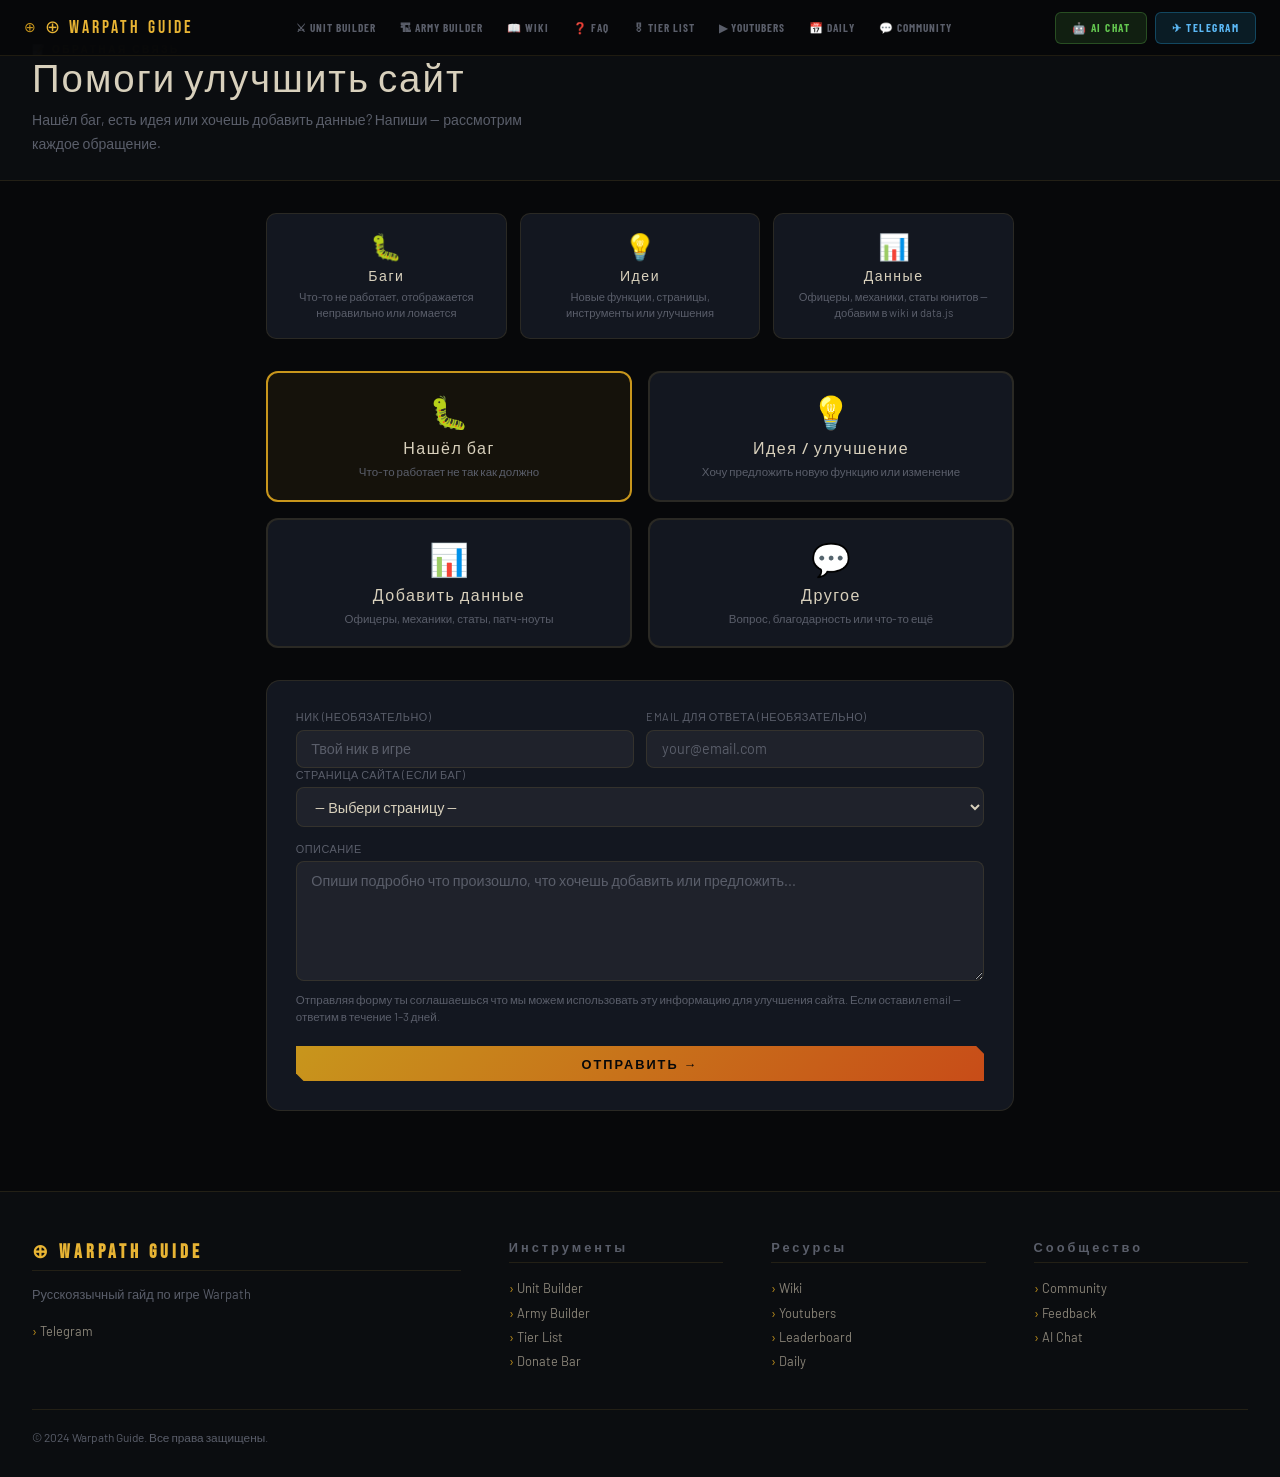
<file: feedback.html>
<!DOCTYPE html>
<html lang="ru">
<head>
<meta charset="UTF-8">
<meta name="viewport" content="width=device-width,initial-scale=1">
<title>Обратная связь — Warpath Guide</title>
<link rel="stylesheet" href="style.css">

<style>
.fb-page { max-width: 780px; margin: 0 auto; padding: 2rem 1rem 5rem; }

.fb-cards { display: grid; grid-template-columns: 1fr 1fr; gap: 1rem; margin-bottom: 2rem; }
@media(max-width:600px){ .fb-cards{grid-template-columns:1fr;} }
.fb-type-card {
  background: var(--panel); border: 2px solid var(--border);
  border-radius: 12px; padding: 1.2rem; cursor: pointer;
  transition: all .2s; user-select: none; text-align: center;
}
.fb-type-card:hover  { border-color: var(--border2); }
.fb-type-card.active { border-color: var(--gold); background: rgba(200,150,28,.07); }
.fb-type-icon { font-size: 2rem; margin-bottom: .5rem; }
.fb-type-title { font-family: 'Bebas Neue', sans-serif; font-size: 1rem; letter-spacing: 1.5px; color: var(--text); margin-bottom: .25rem; }
.fb-type-sub   { font-size: .72rem; color: var(--muted); line-height: 1.5; }

.fb-form { background: var(--panel); border: 1px solid var(--border); border-radius: 14px; padding: 1.8rem; }
.fb-label { font-size: .68rem; color: var(--muted); text-transform: uppercase; letter-spacing: .5px; display: block; margin-bottom: .4rem; margin-top: .9rem; }
.fb-label:first-child { margin-top: 0; }
.fb-input, .fb-select {
  width: 100%; box-sizing: border-box;
  background: rgba(255,255,255,.05); border: 1px solid var(--border);
  border-radius: 8px; color: var(--text); font-family: inherit; font-size: .9rem;
  padding: .6rem .9rem; outline: none; transition: border-color .18s;
}
.fb-input:focus, .fb-select:focus { border-color: var(--gold); }
.fb-input::placeholder { color: var(--muted); }
.fb-row { display: grid; grid-template-columns: 1fr 1fr; gap: .8rem; }
@media(max-width:500px){ .fb-row{grid-template-columns:1fr;} }
.fb-textarea {
  width: 100%; box-sizing: border-box;
  background: rgba(255,255,255,.05); border: 1px solid var(--border);
  border-radius: 8px; color: var(--text); font-family: inherit; font-size: .9rem;
  padding: .6rem .9rem; outline: none; resize: vertical; min-height: 120px;
  transition: border-color .18s;
}
.fb-textarea:focus { border-color: var(--gold); }
.fb-textarea::placeholder { color: var(--muted); }

.fb-submit {
  margin-top: 1.3rem; width: 100%;
}
.fb-hint { font-size: .72rem; color: var(--muted); margin-top: .4rem; line-height: 1.5; }

.fb-success {
  display: none;
  background: rgba(93,202,56,.07); border: 1px solid rgba(93,202,56,.25);
  border-radius: 12px; padding: 2rem; text-align: center; margin-top: 1.5rem;
}
.fb-success-icon { font-size: 2.5rem; margin-bottom: .75rem; }
.fb-success-title { font-family: 'Bebas Neue', sans-serif; font-size: 1.4rem; letter-spacing: 2px; color: #5dca38; margin-bottom: .4rem; }
.fb-success-sub   { font-size: .82rem; color: var(--muted); line-height: 1.6; }

.info-cards { display: grid; grid-template-columns: repeat(3,1fr); gap: .8rem; margin-bottom: 2rem; }
@media(max-width:600px){ .info-cards{grid-template-columns:1fr;} }
.info-card { background: var(--panel); border: 1px solid var(--border); border-radius: 10px; padding: 1rem; text-align: center; }
.info-card-icon  { font-size: 1.6rem; margin-bottom: .4rem; }
.info-card-title { font-family: 'Bebas Neue', sans-serif; font-size: .88rem; letter-spacing: 1.5px; color: var(--text); margin-bottom: .2rem; }
.info-card-sub   { font-size: .7rem; color: var(--muted); line-height: 1.5; }
</style>
</head>
<body>

<div class="page-header">
  <div class="wrap">
    <div class="tag">📝 Обратная связь</div>
    <div class="title">Помоги улучшить сайт</div>
    <p class="sub">Нашёл баг, есть идея или хочешь добавить данные? Напиши — рассмотрим каждое обращение.</p>
  </div>
</div>

<div class="fb-page">

  <!-- Что можно отправить -->
  <div class="info-cards">
    <div class="info-card">
      <div class="info-card-icon">🐛</div>
      <div class="info-card-title">Баги</div>
      <div class="info-card-sub">Что-то не работает, отображается неправильно или ломается</div>
    </div>
    <div class="info-card">
      <div class="info-card-icon">💡</div>
      <div class="info-card-title">Идеи</div>
      <div class="info-card-sub">Новые функции, страницы, инструменты или улучшения</div>
    </div>
    <div class="info-card">
      <div class="info-card-icon">📊</div>
      <div class="info-card-title">Данные</div>
      <div class="info-card-sub">Офицеры, механики, статы юнитов — добавим в wiki и data.js</div>
    </div>
  </div>

  <!-- Тип обращения -->
  <div class="fb-cards" id="type-cards">
    <div class="fb-type-card active" data-type="bug">
      <div class="fb-type-icon">🐛</div>
      <div class="fb-type-title">Нашёл баг</div>
      <div class="fb-type-sub">Что-то работает не так как должно</div>
    </div>
    <div class="fb-type-card" data-type="idea">
      <div class="fb-type-icon">💡</div>
      <div class="fb-type-title">Идея / улучшение</div>
      <div class="fb-type-sub">Хочу предложить новую функцию или изменение</div>
    </div>
    <div class="fb-type-card" data-type="data">
      <div class="fb-type-icon">📊</div>
      <div class="fb-type-title">Добавить данные</div>
      <div class="fb-type-sub">Офицеры, механики, статы, патч-ноуты</div>
    </div>
    <div class="fb-type-card" data-type="other">
      <div class="fb-type-icon">💬</div>
      <div class="fb-type-title">Другое</div>
      <div class="fb-type-sub">Вопрос, благодарность или что-то ещё</div>
    </div>
  </div>

  <!-- Форма -->
  <div class="fb-form" id="fb-form-wrap">
    <form id="fb-form" action="https://formspree.io/f/mdawyvrk" method="POST">
      <input type="hidden" name="type" id="f-type" value="bug">

      <div class="fb-row">
        <div>
          <label class="fb-label">Ник (необязательно)</label>
          <input class="fb-input" name="nick" placeholder="Твой ник в игре">
        </div>
        <div>
          <label class="fb-label">Email для ответа (необязательно)</label>
          <input class="fb-input" name="email" type="email" placeholder="your@email.com">
        </div>
      </div>

      <div id="page-row">
        <label class="fb-label">Страница сайта (если баг)</label>
        <select class="fb-select" name="page">
          <option value="">— Выбери страницу —</option>
          <option>Главная (index.html)</option>
          <option>Unit Builder</option>
          <option>Army Builder</option>
          <option>Тир-лист</option>
          <option>Wiki</option>
          <option>Daily Arms Race</option>
          <option>Лидерборд</option>
          <option>Чат сообщества</option>
          <option>Донатный Бар</option>
          <option>YouTubers</option>
          <option>ИИ-помощник</option>
          <option>Весь сайт</option>
        </select>
      </div>

      <label class="fb-label" id="msg-label">Описание</label>
      <textarea class="fb-textarea" name="message" id="fb-textarea"
        placeholder="Опиши подробно что произошло, что хочешь добавить или предложить..."
        required></textarea>

      <div class="fb-hint">
        Отправляя форму ты соглашаешься что мы можем использовать эту информацию для улучшения сайта.
        Если оставил email — ответим в течение 1–3 дней.
      </div>

      <button type="submit" class="btn btn-primary fb-submit">Отправить →</button>
    </form>

    <div class="fb-success" id="fb-success">
      <div class="fb-success-icon">✅</div>
      <div class="fb-success-title">Спасибо!</div>
      <div class="fb-success-sub">
        Твоё обращение получено. Мы рассматриваем каждое сообщение.<br>
        Если оставил email — ответим в ближайшее время.
      </div>
      <div style="margin-top:1.2rem;display:flex;gap:.7rem;justify-content:center;flex-wrap:wrap">
        <a href="community.html" class="btn btn-outline">💬 Вернуться в чат</a>
        <a href="index.html"     class="btn btn-outline">🏠 Главная</a>
      </div>
    </div>
  </div>

</div>
<script src="i18n.js"></script>
<script src="nav.js"></script>
<script src="data.js"></script>
<script>
(function(){

/* Тип обращения */
var activeType='bug';
document.querySelectorAll('.fb-type-card').forEach(function(card){
  card.addEventListener('click',function(){
    document.querySelectorAll('.fb-type-card').forEach(function(c){ c.classList.remove('active'); });
    card.classList.add('active');
    activeType=card.dataset.type;
    document.getElementById('f-type').value=activeType;

    /* Меняем placeholder под тип */
    var ta=document.getElementById('fb-textarea');
    var lbl=document.getElementById('msg-label');
    var pr={
      bug:  'Опиши что происходит: на какой странице, какой браузер, что ожидал и что получил...',
      idea: 'Опиши идею: что хочешь добавить, как это должно работать, зачем это нужно...',
      data: 'Укажи какие данные добавить: название офицера/юнита, патч, источник информации...',
      other:'Напиши что хочешь...'
    };
    var lb={bug:'Описание бага',idea:'Описание идеи',data:'Какие данные добавить',other:'Сообщение'};
    ta.placeholder=pr[activeType]||pr.other;
    lbl.textContent=lb[activeType]||lb.other;

    /* Показываем/скрываем поле страницы */
    document.getElementById('page-row').style.display=activeType==='bug'?'block':'none';
  });
});

/* Отправка через Formspree */
document.getElementById('fb-form').addEventListener('submit',function(e){
  e.preventDefault();
  var form=e.target;
  var btn=form.querySelector('button[type=submit]');
  btn.disabled=true;
  btn.textContent='Отправляем...';

  fetch(form.action,{
    method:'POST',
    body:new FormData(form),
    headers:{'Accept':'application/json'}
  }).then(function(res){
    if(res.ok){
      form.style.display='none';
      document.getElementById('fb-success').style.display='block';
    } else {
      btn.disabled=false;
      btn.textContent='Отправить →';
      alert('Ошибка отправки. Попробуй ещё раз.');
    }
  }).catch(function(){
    btn.disabled=false;
    btn.textContent='Отправить →';
    alert('Ошибка сети. Проверь подключение.');
  });
});

})();
</script>
</body>
</html>
</file>
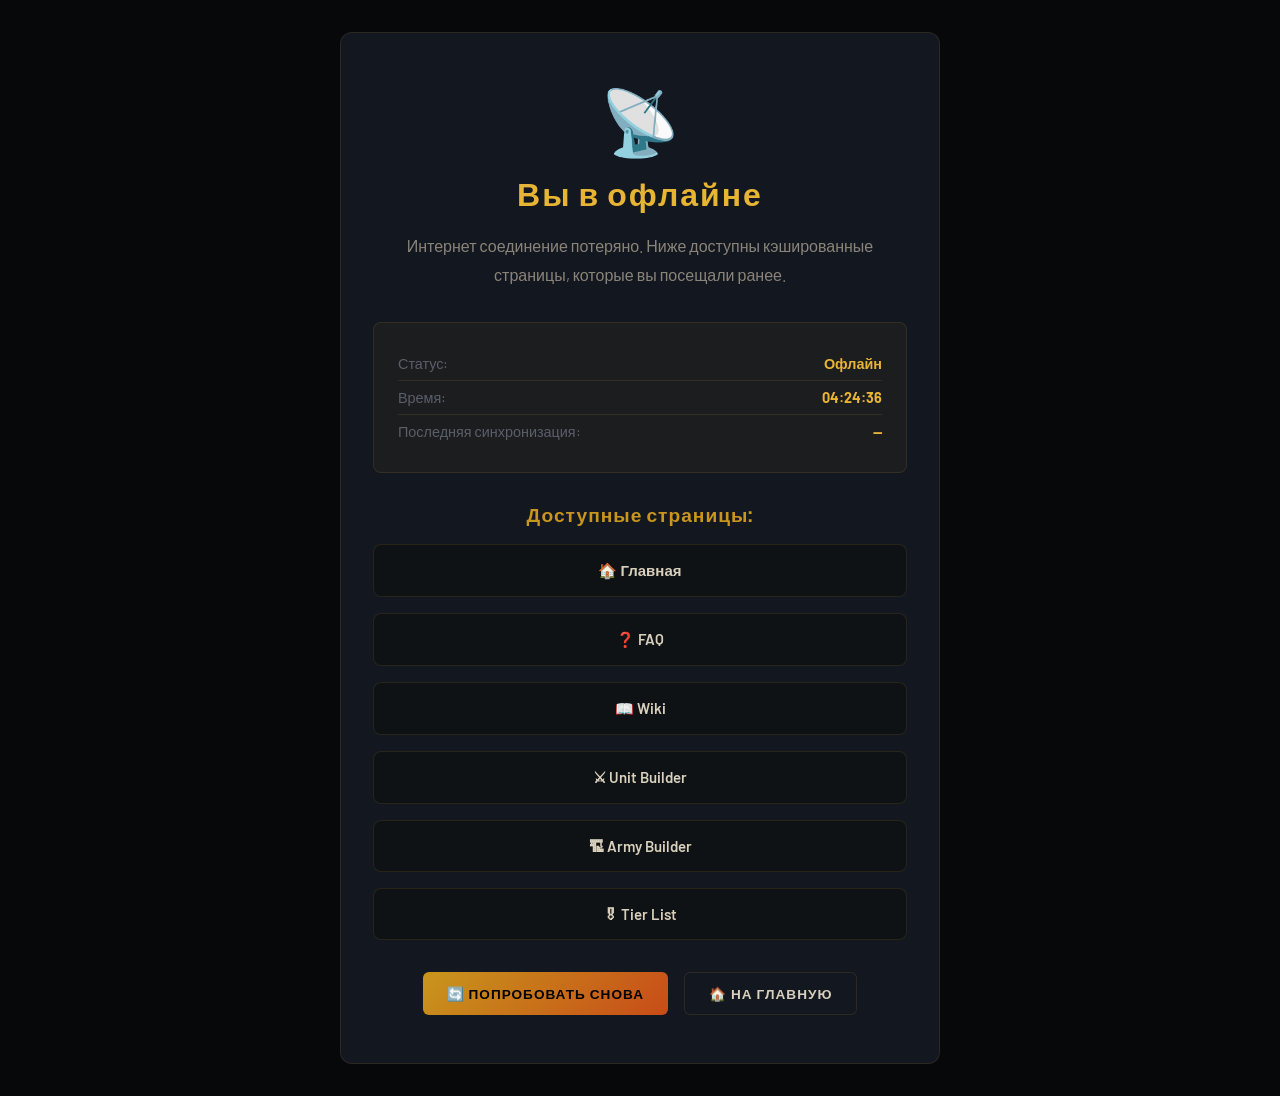
<file: offline.html>
<!DOCTYPE html>
<html lang="ru">
<head>
<meta charset="UTF-8"><meta name="viewport" content="width=device-width,initial-scale=1">
<title>Офлайн — Warpath Guide</title>
<link rel="stylesheet" href="style.css">
<style>
.offline-container {
  min-height: 100vh;
  display: flex;
  align-items: center;
  justify-content: center;
  padding: 2rem;
  background: var(--bg);
}

.offline-box {
  max-width: 600px;
  background: var(--panel);
  border: var(--line);
  border-radius: 12px;
  padding: 3rem 2rem;
  text-align: center;
}

.offline-icon {
  font-size: 4rem;
  margin-bottom: 1rem;
}

.offline-title {
  font-family: 'Bebas Neue', sans-serif;
  font-size: 2rem;
  letter-spacing: 2px;
  color: var(--gold2);
  margin-bottom: 1rem;
}

.offline-desc {
  color: var(--dim);
  font-size: 1rem;
  line-height: 1.8;
  margin-bottom: 2rem;
}

.offline-info {
  background: rgba(200,150,28,.05);
  border: 1px solid var(--border);
  border-radius: 8px;
  padding: 1.5rem;
  margin-bottom: 2rem;
  text-align: left;
}

.offline-info-item {
  display: flex;
  justify-content: space-between;
  padding: .5rem 0;
  border-bottom: 1px solid var(--border);
  font-size: .9rem;
}

.offline-info-item:last-child {
  border-bottom: none;
}

.offline-info-label {
  color: var(--muted);
}

.offline-info-value {
  color: var(--gold2);
  font-weight: 700;
}

.offline-links {
  display: flex;
  flex-direction: column;
  gap: 1rem;
  margin-bottom: 2rem;
}

.offline-link {
  display: block;
  padding: 1rem;
  background: var(--bg3);
  border: var(--line);
  border-radius: 8px;
  color: var(--text);
  text-decoration: none;
  transition: all .2s;
  font-weight: 600;
}

.offline-link:hover {
  border-color: var(--gold);
  color: var(--gold2);
  background: rgba(200,150,28,.08);
}

.offline-buttons {
  display: flex;
  gap: 1rem;
  flex-wrap: wrap;
  justify-content: center;
}

.offline-btn {
  padding: .75rem 1.5rem;
  font-family: 'Barlow Condensed', sans-serif;
  font-size: .85rem;
  font-weight: 700;
  letter-spacing: 1px;
  text-transform: uppercase;
  border: none;
  border-radius: 6px;
  cursor: pointer;
  transition: all .2s;
}

.offline-btn-primary {
  background: linear-gradient(135deg, var(--gold), var(--orange));
  color: #000;
}

.offline-btn-primary:hover {
  opacity: .85;
  transform: translateY(-2px);
}

.offline-btn-secondary {
  background: var(--panel);
  border: 1px solid var(--border);
  color: var(--text);
}

.offline-btn-secondary:hover {
  border-color: var(--gold);
  color: var(--gold2);
}
</style>
</head>
<body>

<div class="offline-container">
  <div class="offline-box">
    <div class="offline-icon">📡</div>
    <h1 class="offline-title">Вы в офлайне</h1>
    <p class="offline-desc">
      Интернет соединение потеряно. Ниже доступны кэшированные страницы, которые вы посещали ранее.
    </p>

    <div class="offline-info">
      <div class="offline-info-item">
        <span class="offline-info-label">Статус:</span>
        <span class="offline-info-value">Офлайн</span>
      </div>
      <div class="offline-info-item">
        <span class="offline-info-label">Время:</span>
        <span class="offline-info-value" id="current-time">—</span>
      </div>
      <div class="offline-info-item">
        <span class="offline-info-label">Последняя синхронизация:</span>
        <span class="offline-info-value" id="last-sync">—</span>
      </div>
    </div>

    <h2 style="font-family: 'Bebas Neue', sans-serif; font-size: 1.2rem; letter-spacing: 1px; margin-bottom: 1rem; color: var(--gold);">Доступные страницы:</h2>
    <div class="offline-links">
      <a href="/" class="offline-link">🏠 Главная</a>
      <a href="/faq.html" class="offline-link">❓ FAQ</a>
      <a href="/wiki.html" class="offline-link">📖 Wiki</a>
      <a href="/unit-builder.html" class="offline-link">⚔ Unit Builder</a>
      <a href="/army-builder.html" class="offline-link">🏗 Army Builder</a>
      <a href="/tier-list.html" class="offline-link">🎖 Tier List</a>
    </div>

    <div class="offline-buttons">
      <button class="offline-btn offline-btn-primary" onclick="location.reload()">🔄 Попробовать снова</button>
      <button class="offline-btn offline-btn-secondary" onclick="location.href='/'">🏠 На главную</button>
    </div>
  </div>
</div>

<script>
// Обновляем время
function updateTime() {
  const now = new Date();
  document.getElementById('current-time').textContent = now.toLocaleTimeString('ru-RU');
  
  const lastSync = localStorage.getItem('last-sync');
  if (lastSync) {
    const syncTime = new Date(parseInt(lastSync));
    document.getElementById('last-sync').textContent = syncTime.toLocaleTimeString('ru-RU');
  }
}

updateTime();
setInterval(updateTime, 1000);

// Проверяем соединение
window.addEventListener('online', () => {
  location.reload();
});
</script>

</body>
</html>
</file>
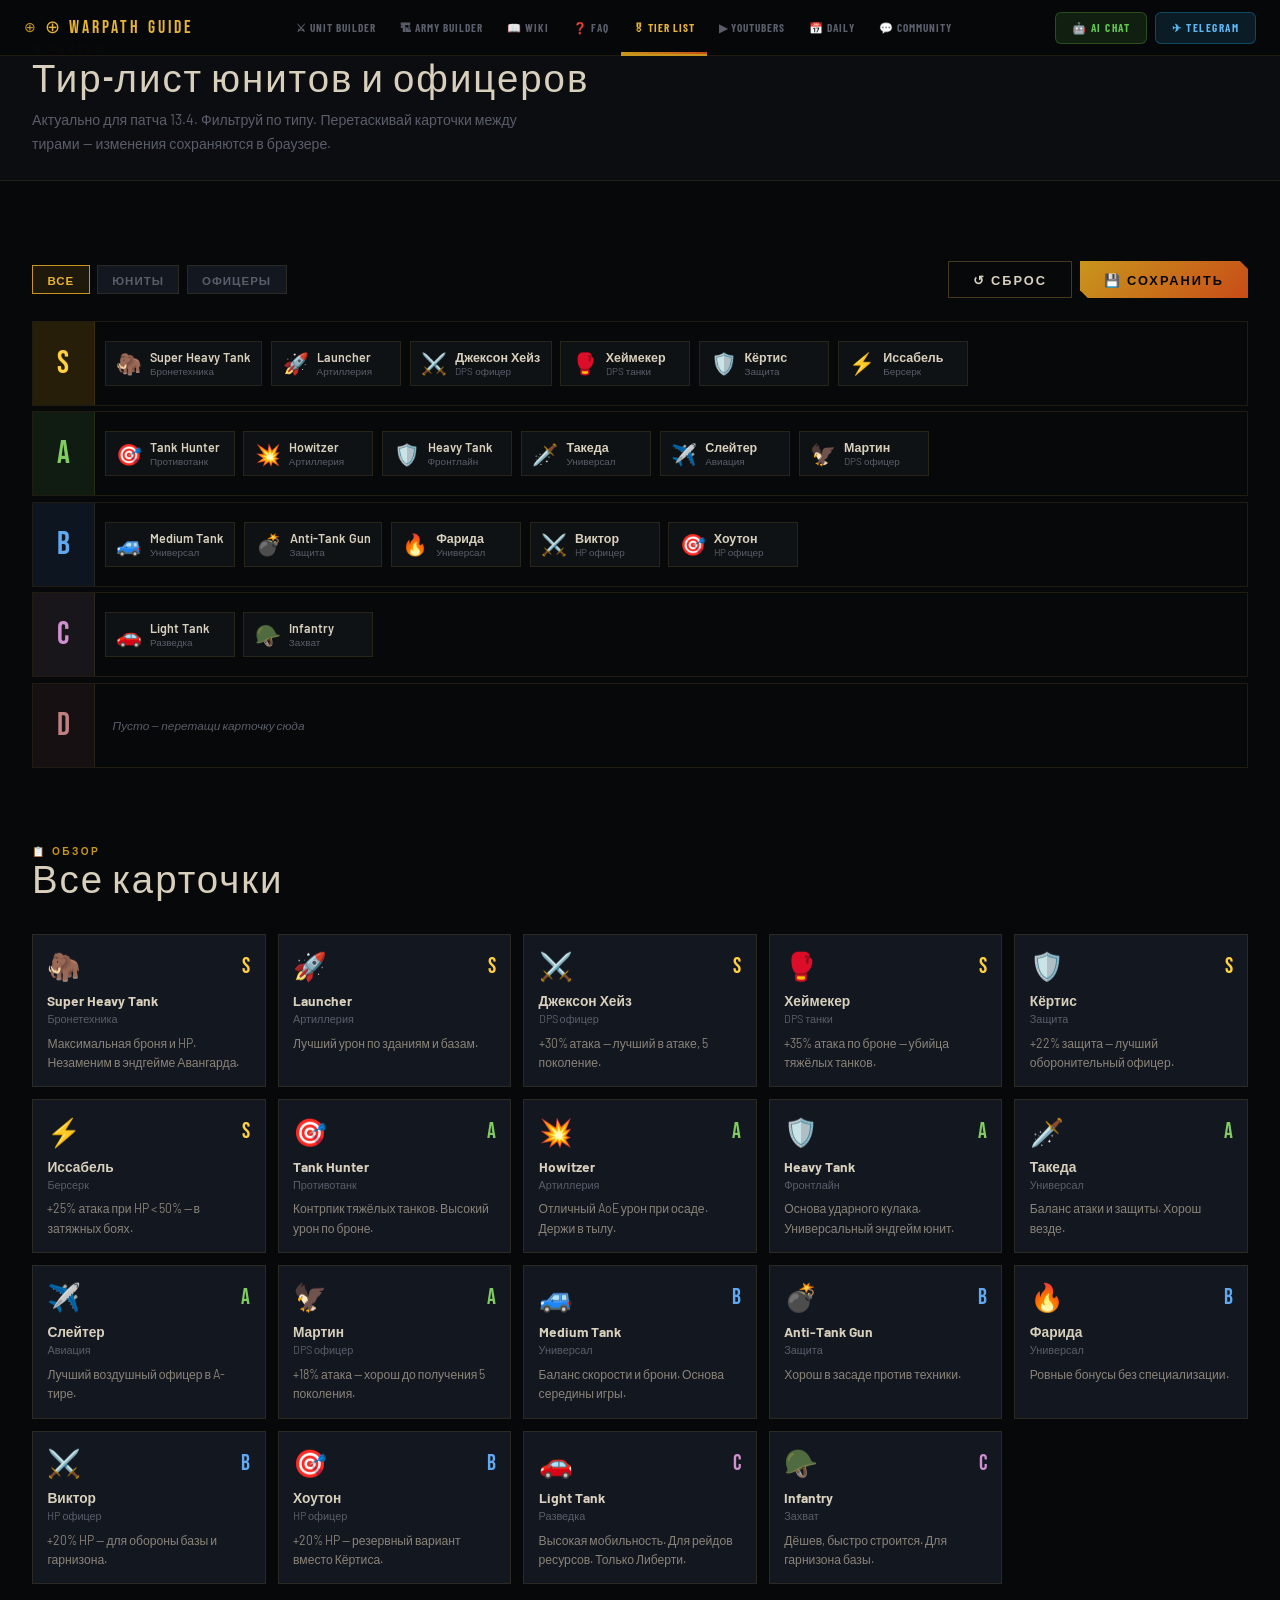
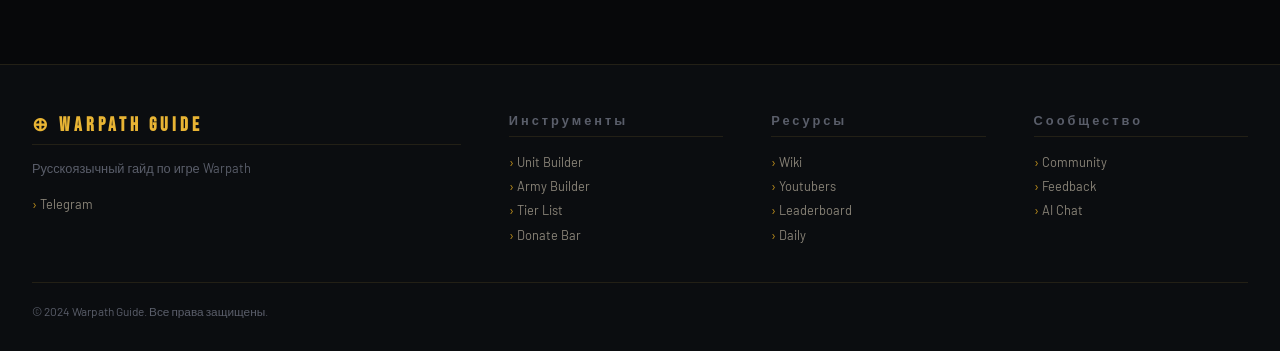
<file: tier-list.html>
<!DOCTYPE html>
<html lang="ru">
<head>
<meta charset="UTF-8"><meta name="viewport" content="width=device-width,initial-scale=1">
<title>Тир-лист — Warpath Guide</title>
<link rel="stylesheet" href="style.css">
</head>
<body>

<div class="page-header">
  <div class="wrap">
    <div class="tag">🎖 Рейтинг</div>
    <div class="title">Тир-лист юнитов и офицеров</div>
    <p class="sub">Актуально для патча 13.4. Фильтруй по типу. Перетаскивай карточки между тирами — изменения сохраняются в браузере.</p>
  </div>
</div>

<section class="section" style="background:var(--bg)">
  <div class="wrap">

    <div style="display:flex;align-items:center;justify-content:space-between;flex-wrap:wrap;gap:.8rem;margin-bottom:1.4rem">
      <div class="tier-filters" id="tier-filters" style="margin-bottom:0"></div>
      <div style="display:flex;gap:.5rem">
        <button class="btn btn-outline" onclick="resetTiers()">↺ Сброс</button>
        <button class="btn btn-primary" onclick="saveTiers()">💾 Сохранить</button>
      </div>
    </div>

    <div id="tier-table"></div>
    <div id="save-msg" style="font-size:.74rem;color:var(--muted);text-align:right;margin-top:.5rem;height:1rem"></div>

    <!-- Card grid -->
    <div style="margin-top:3rem" class="fade-up">
      <div class="sec-hd">
        <div class="tag">📋 Обзор</div>
        <div class="title">Все карточки</div>
      </div>
      <div class="tier-card-grid" id="card-grid" style="margin-top:1rem"></div>
    </div>
  </div>
</section>

<!-- Detail modal -->
<div class="modal-bg" id="detail-modal">
  <div class="modal-box" style="max-width:480px">
    <button class="modal-close" onclick="closeModal('detail-modal')">✕</button>
    <div id="detail-content" style="padding:1.8rem"></div>
  </div>
</div>

<script src="i18n.js"></script>
<script src="nav.js"></script>
<script src="data.js"></script>
<script>
const TIERS = ['S','A','B','C','D'];
const FILTERS = ['Все','Юниты','Офицеры'];
const TIER_COLORS = {S:'#ffd040',A:'#80cc60',B:'#60a8f0',C:'#d090d0',D:'#c08080'};
let state = {};
let activeFilter = 'Все';
let dragging = null;

function defaultState() {
  const s = {};
  TIERS.forEach(t => { s[t] = TIER_ITEMS.filter(x => x.tier===t).map(x => x.id); });
  return s;
}

function loadState() {
  try { const s=JSON.parse(localStorage.getItem('warpathTier3')||'null'); if(s)return s; } catch(e){}
  return defaultState();
}

function saveTiers() {
  localStorage.setItem('warpathTier3', JSON.stringify(state));
  const m=document.getElementById('save-msg');
  m.innerHTML=`<b style="color:var(--gold)">✓ Сохранено</b> · ${new Date().toLocaleTimeString('ru')}`;
  setTimeout(()=>m.textContent='',3000);
}

function resetTiers() { state=defaultState(); localStorage.removeItem('warpathTier3'); buildTable(); buildCardGrid(); }

function visibleIds() {
  if(activeFilter==='Юниты')   return TIER_ITEMS.filter(x=>x.type==='unit').map(x=>x.id);
  if(activeFilter==='Офицеры') return TIER_ITEMS.filter(x=>x.type==='officer').map(x=>x.id);
  return TIER_ITEMS.map(x=>x.id);
}

function buildFilters() {
  const wrap=document.getElementById('tier-filters');
  FILTERS.forEach(f=>{
    const b=document.createElement('button');
    b.className='tf-btn'+(f===activeFilter?' active':'');
    b.textContent=f;
    b.onclick=()=>{
      activeFilter=f;
      document.querySelectorAll('.tf-btn').forEach(x=>x.classList.remove('active'));
      b.classList.add('active');
      buildTable(); buildCardGrid();
    };
    wrap.appendChild(b);
  });
}

function buildTable() {
  const tbl=document.getElementById('tier-table');
  tbl.innerHTML='';
  const vis=visibleIds();
  TIERS.forEach(tier=>{
    const ids=(state[tier]||[]).filter(id=>vis.includes(id));
    const wrap=document.createElement('div');
    wrap.className=`tier-row-wrap tier-${tier.toLowerCase()}`;
    wrap.dataset.tier=tier;

    const letter=document.createElement('div');
    letter.className='tier-letter';
    letter.textContent=tier;

    const row=document.createElement('div');
    row.className='tier-cards-row';
    row.dataset.tier=tier;

    row.addEventListener('dragover',e=>{ e.preventDefault(); wrap.classList.add('drag-over'); });
    row.addEventListener('dragleave',()=>wrap.classList.remove('drag-over'));
    row.addEventListener('drop',e=>{
      e.preventDefault();
      wrap.classList.remove('drag-over');
      if(!dragging)return;
      const id=dragging.dataset.id, from=dragging.dataset.tier;
      if(from===tier)return;
      state[from]=(state[from]||[]).filter(x=>x!==id);
      if(!state[tier])state[tier]=[];
      if(!state[tier].includes(id))state[tier].push(id);
      buildTable();
    });

    ids.forEach(id=>{
      const item=TIER_ITEMS.find(x=>x.id===id);
      if(!item)return;
      const card=document.createElement('div');
      card.className='t-card';
      card.draggable=true;
      card.dataset.id=id; card.dataset.tier=tier;
      card.innerHTML=`<span class="t-card-icon">${item.emoji}</span><div><div class="t-card-name">${item.name}</div><div class="t-card-sub">${item.role}</div></div>`;
      card.addEventListener('dragstart',()=>{ dragging=card; card.classList.add('dragging'); });
      card.addEventListener('dragend',()=>{ dragging=null; card.classList.remove('dragging'); document.querySelectorAll('.tier-row-wrap').forEach(w=>w.classList.remove('drag-over')); });
      card.onclick=()=>openDetail(item);
      row.appendChild(card);
    });

    if(!ids.length){
      const empty=document.createElement('div');
      empty.style.cssText='color:var(--muted);font-size:.74rem;padding:.3rem .5rem;font-style:italic';
      empty.textContent='Пусто — перетащи карточку сюда';
      row.appendChild(empty);
    }

    wrap.appendChild(letter); wrap.appendChild(row);
    tbl.appendChild(wrap);
  });
}

function buildCardGrid() {
  const grid=document.getElementById('card-grid');
  grid.innerHTML='';
  const vis=TIER_ITEMS.filter(x=>{
    if(activeFilter==='Юниты')   return x.type==='unit';
    if(activeFilter==='Офицеры') return x.type==='officer';
    return true;
  });
  vis.forEach(item=>{
    const d=document.createElement('div');
    d.className='tg-card';
    d.innerHTML=`<div style="display:flex;align-items:center;justify-content:space-between;margin-bottom:.55rem">
      <span style="font-size:1.7rem">${item.emoji}</span>
      <span style="font-family:'Bebas Neue',sans-serif;font-size:1.4rem;color:${TIER_COLORS[item.tier]||'var(--text)'}">${item.tier}</span>
    </div>
    <div style="font-weight:700;font-size:.86rem;margin-bottom:.18rem">${item.name}</div>
    <div style="font-size:.68rem;color:var(--muted);margin-bottom:.55rem">${item.role}</div>
    <div style="font-size:.76rem;color:var(--dim);line-height:1.58">${item.note}</div>`;
    d.onclick=()=>openDetail(item);
    grid.appendChild(d);
  });
}

function openDetail(item) {
  const offData = OFFICERS.find(o=>o.id===item.id);
  const unitData = UNIT_TYPES.find(u=>u.id===item.id);
  let statsHtml = '';
  if(item.type==='unit' && unitData) {
    const s=calcUnit(unitData.id,1,'none','none');
    statsHtml=`<div style="font-size:.8rem;margin-bottom:.9rem">
      <div class="tot-row"><span>Атака (Ур.1)</span><span style="color:var(--gold2);font-family:'Barlow Condensed',sans-serif;font-weight:700">${fmt(s.atk)}</span></div>
      <div class="tot-row"><span>Защита</span><span style="color:#60a8f0;font-family:'Barlow Condensed',sans-serif;font-weight:700">${fmt(s.def)}</span></div>
      <div class="tot-row"><span>HP</span><span style="color:#7ec850;font-family:'Barlow Condensed',sans-serif;font-weight:700">${fmt(s.hp)}</span></div>
      <div class="tot-row"><span>Скорость</span><span style="color:#d090d0;font-family:'Barlow Condensed',sans-serif;font-weight:700">${s.mov}</span></div>
    </div>`;
  }
  if(item.type==='officer' && offData && offData.id!=='none') {
    statsHtml=`<div style="font-size:.8rem;margin-bottom:.9rem">
      <div class="tot-row"><span>Бонус атаки</span><span style="color:#7ec850;font-family:'Barlow Condensed',sans-serif;font-weight:700">+${offData.atkB}%</span></div>
      <div class="tot-row"><span>Бонус защиты</span><span style="color:#60a8f0;font-family:'Barlow Condensed',sans-serif;font-weight:700">+${offData.defB}%</span></div>
      <div class="tot-row"><span>Бонус HP</span><span style="color:#7ec850;font-family:'Barlow Condensed',sans-serif;font-weight:700">+${offData.hpB}%</span></div>
    </div>`;
  }
  document.getElementById('detail-content').innerHTML=`
    <div style="display:flex;align-items:center;gap:1rem;margin-bottom:1.1rem;padding-bottom:1rem;border-bottom:var(--line)">
      <div style="font-size:2.8rem">${item.emoji}</div>
      <div>
        <div style="font-family:'Bebas Neue',sans-serif;font-size:1.5rem;letter-spacing:2px">${item.name}</div>
        <div style="font-size:.7rem;color:var(--muted);text-transform:uppercase;letter-spacing:1px">${item.role} · ${item.type==='unit'?'Юнит':'Офицер'}</div>
      </div>
      <div style="margin-left:auto;font-family:'Bebas Neue',sans-serif;font-size:2.8rem;color:${TIER_COLORS[item.tier]}">${item.tier}</div>
    </div>
    <div style="background:var(--bg);border:var(--line);padding:.85rem;font-size:.84rem;color:var(--dim);line-height:1.65;margin-bottom:.85rem">${item.note}</div>
    ${statsHtml}
    <a href="${item.type==='unit'?'unit-builder.html':'wiki.html'}" class="btn btn-primary">Открыть в ${item.type==='unit'?'Unit Builder':'Wiki'} →</a>`;
  openModal('detail-modal');
}

document.addEventListener('DOMContentLoaded',()=>{
  initShared();
  state=loadState();
  buildFilters();
  buildTable();
  buildCardGrid();
});
</script>
</body>
</html>
</file>
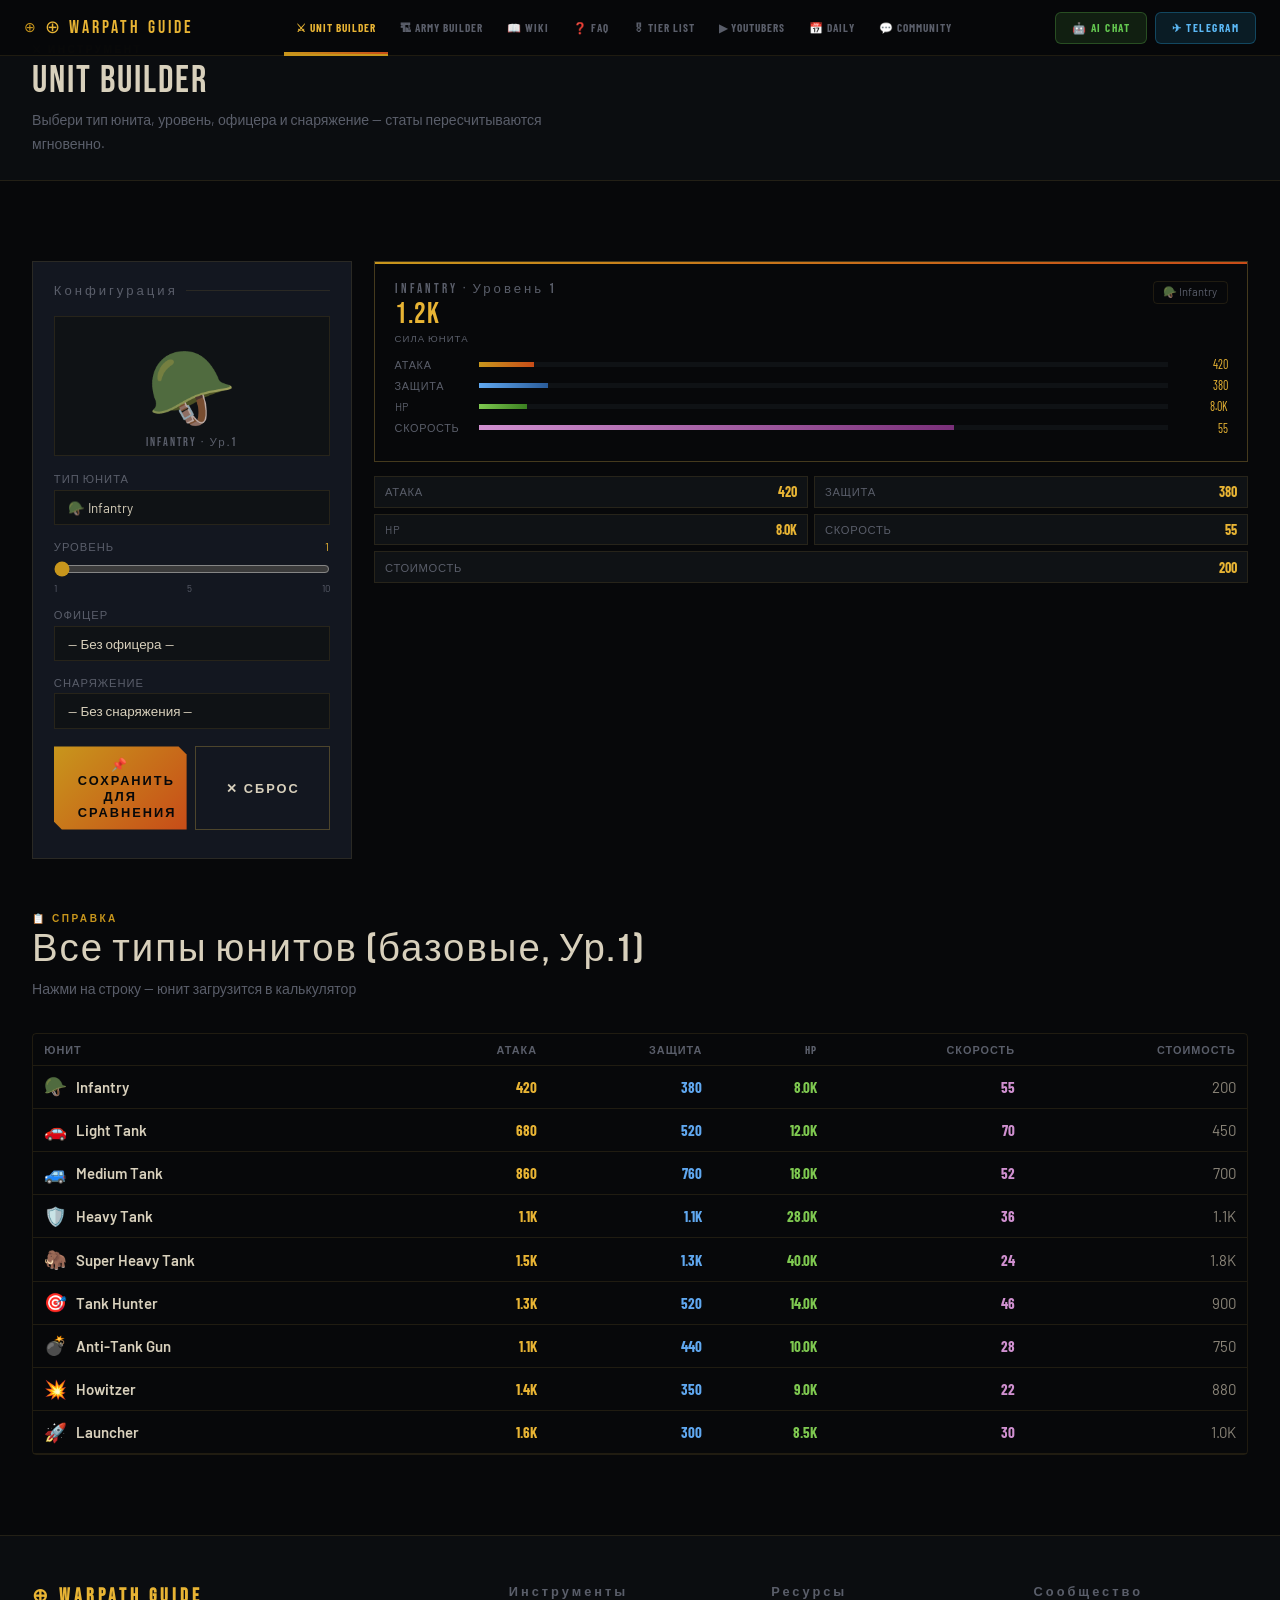
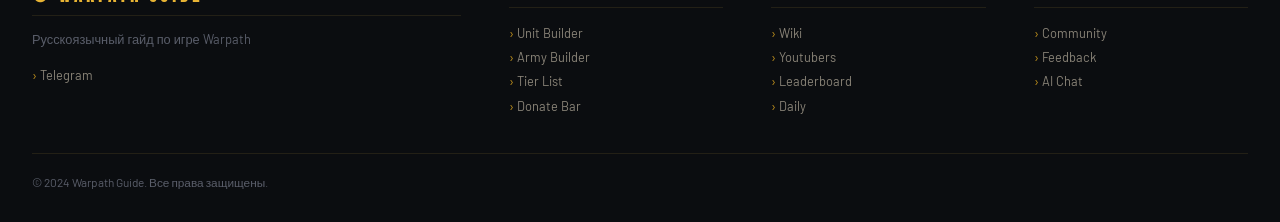
<file: unit-builder.html>
<!DOCTYPE html>
<html lang="ru">
<head>
<meta charset="UTF-8"><meta name="viewport" content="width=device-width,initial-scale=1">
<title>Unit Builder — Warpath Guide</title>
<link rel="stylesheet" href="style.css">
<style>
/* ── Builder адаптив ── */
.builder-layout {
  display: grid;
  grid-template-columns: 320px 1fr;
  gap: 1.4rem;
  align-items: start;
}
@media(max-width:900px) {
  .builder-layout { grid-template-columns: 1fr; }
  .stat-grid { grid-template-columns: 1fr 1fr !important; }
}
@media(max-width:480px) {
  .stat-grid { grid-template-columns: 1fr !important; }
  .stat-row.full { grid-column: 1 !important; }
  .bp { padding: 1rem !important; }
  .page-header .wrap { padding: 0 1rem; }
  .wrap { padding: 0 1rem; }
}

/* ── Таблица юнитов — скролл на мобиле ── */
.u-table-wrap {
  overflow-x: auto;
  -webkit-overflow-scrolling: touch;
  border: 1px solid var(--border);
  border-radius: 4px;
}
.u-table-wrap table { min-width: 520px; }

/* ── Кнопки управления ── */
.builder-controls { display: flex; gap: .55rem; margin-top: 1.1rem; flex-wrap: wrap; }
.builder-controls .btn { flex: 1; min-width: 120px; text-align: center; }

/* ── Unit preview ── */
.unit-preview {
  background: var(--bg3); border: 1px solid var(--border);
  height: 140px; display: flex; align-items: center; justify-content: center;
  font-size: 4.5rem; margin-bottom: 1rem; position: relative;
  overflow: hidden; transition: border-color .2s;
}
.unit-preview:hover { border-color: var(--border2); }
.unit-preview::after {
  content: attr(data-name); position: absolute; bottom: .4rem;
  left: 0; right: 0; text-align: center;
  font-family: 'Bebas Neue', sans-serif; font-size: .72rem;
  letter-spacing: 2px; color: var(--muted);
}

/* ── Compare panel ── */
#cmp-panel { margin-top: .9rem; animation: fadeIn .25s ease; }
@keyframes fadeIn { from{opacity:0;transform:translateY(8px)} to{opacity:1;transform:none} }

/* ── Таблица ── */
#u-table { width: 100%; border-collapse: collapse; }
#u-table tr { border-bottom: 1px solid var(--border); cursor: pointer; transition: background .15s; }
#u-table tr:hover { background: var(--panel); }
#u-table th {
  text-align: left; padding: .55rem .7rem;
  font-family: 'Barlow Condensed', sans-serif; font-size: .68rem;
  letter-spacing: 1px; text-transform: uppercase; color: var(--muted); white-space: nowrap;
}
#u-table th:not(:first-child) { text-align: right; }

/* ── Scroll to top ── */
.scroll-top {
  position: fixed; bottom: 1.5rem; right: 1.5rem;
  width: 40px; height: 40px; background: var(--gold); color: #000;
  border: none; border-radius: 8px; font-size: 1.1rem; cursor: pointer;
  display: none; align-items: center; justify-content: center;
  z-index: 800; transition: opacity .2s;
}
.scroll-top.visible { display: flex; }
.scroll-top:hover { opacity: .85; }
</style>
</head>
<body>

<!-- ВАЖНО: i18n.js первым! nav.js вставит навигацию сам. -->
<!-- Дублирующий #mobile-menu удалён — nav.js создаёт своё
     мобильное меню (#nav-mobile). Два разных меню конфликтовали. -->


<div class="page-header">
  <div class="wrap">
    <div class="tag">⚔ Инструмент</div>
    <div class="title">Unit Builder</div>
    <p class="sub">Выбери тип юнита, уровень, офицера и снаряжение — статы пересчитываются мгновенно.</p>
  </div>
</div>

<section class="section" style="background:var(--bg)">
  <div class="wrap">
    <div class="builder-layout">

      <!-- LEFT: Controls -->
      <div>
        <div class="bp">
          <div class="bp-title">Конфигурация</div>

          <div class="unit-preview" id="unit-preview" data-name="Выбери юнит">🎯</div>

          <div class="field">
            <div class="field-label">Тип юнита</div>
            <select class="field-select" id="sel-type" onchange="rebuild()"></select>
          </div>
          <div class="field">
            <div class="field-label">Уровень <em id="lv-val" style="color:var(--gold2)">1</em></div>
            <input class="field-range" type="range" id="sel-level" min="1" max="10" value="1" oninput="rebuild()">
            <div style="display:flex;justify-content:space-between;font-size:.6rem;color:var(--muted);margin-top:.15rem">
              <span>1</span><span>5</span><span>10</span>
            </div>
          </div>
          <div class="field">
            <div class="field-label">Офицер</div>
            <select class="field-select" id="sel-off" onchange="rebuild()"></select>
          </div>
          <div class="field">
            <div class="field-label">Снаряжение</div>
            <select class="field-select" id="sel-eq" onchange="rebuild()"></select>
          </div>

          <div class="builder-controls">
            <button class="btn btn-primary" onclick="saveSnap()">📌 Сохранить для сравнения</button>
            <button class="btn btn-outline" onclick="clearSnap()">✕ Сброс</button>
          </div>
          <div id="snap-notice" style="font-size:.72rem;color:var(--muted);margin-top:.5rem"></div>
        </div>
      </div>

      <!-- RIGHT: Stats -->
      <div>
        <div class="stat-display">
          <div style="display:flex;justify-content:space-between;align-items:flex-start;margin-bottom:.8rem">
            <div>
              <div id="s-name" style="font-family:'Bebas Neue',sans-serif;font-size:.82rem;letter-spacing:3px;color:var(--muted)">—</div>
              <div id="s-power" style="font-family:'Bebas Neue',sans-serif;font-size:1.8rem;letter-spacing:1px;color:var(--gold2)">—</div>
              <div style="font-size:.6rem;color:var(--muted);text-transform:uppercase;letter-spacing:1px">Сила юнита</div>
            </div>
            <div id="s-badge" style="font-size:.7rem;padding:.2rem .6rem;border:1px solid var(--border);border-radius:4px;color:var(--muted);align-self:flex-start;display:none"></div>
          </div>

          <div style="margin-top:.3rem">
            <div class="sbar-row">
              <div class="sbl">Атака</div>
              <div class="sbt"><div class="sbf" id="bar-atk" style="width:0%;background:linear-gradient(90deg,var(--gold),var(--orange))"></div></div>
              <div class="sbv" id="bv-atk">—</div>
            </div>
            <div class="sbar-row">
              <div class="sbl">Защита</div>
              <div class="sbt"><div class="sbf" id="bar-def" style="width:0%;background:linear-gradient(90deg,#60a8f0,#2a5c9a)"></div></div>
              <div class="sbv" id="bv-def">—</div>
            </div>
            <div class="sbar-row">
              <div class="sbl">HP</div>
              <div class="sbt"><div class="sbf" id="bar-hp" style="width:0%;background:linear-gradient(90deg,#7ec850,#3a8020)"></div></div>
              <div class="sbv" id="bv-hp">—</div>
            </div>
            <div class="sbar-row">
              <div class="sbl">Скорость</div>
              <div class="sbt"><div class="sbf" id="bar-mov" style="width:0%;background:linear-gradient(90deg,#d090d0,#7a307a)"></div></div>
              <div class="sbv" id="bv-mov">—</div>
            </div>
          </div>
        </div>

        <div class="stat-grid" style="margin-top:.9rem;display:grid;grid-template-columns:1fr 1fr;gap:.4rem">
          <div class="stat-row"><span class="sn">Атака</span><span class="sv" id="sv-atk">—</span></div>
          <div class="stat-row"><span class="sn">Защита</span><span class="sv" id="sv-def">—</span></div>
          <div class="stat-row"><span class="sn">HP</span><span class="sv" id="sv-hp">—</span></div>
          <div class="stat-row"><span class="sn">Скорость</span><span class="sv" id="sv-mov">—</span></div>
          <div class="stat-row full" style="grid-column:1/-1"><span class="sn">Стоимость</span><span class="sv" id="sv-cost">—</span></div>
        </div>

        <div id="cmp-panel" style="display:none">
          <div class="bp" style="margin-top:.9rem">
            <div class="bp-title">Сравнение с сохранённым</div>
            <div id="cmp-rows"></div>
          </div>
        </div>
      </div>
    </div>

    <!-- All units table -->
    <div style="margin-top:3rem" class="fade-up">
      <div class="sec-hd">
        <div class="tag">📋 Справка</div>
        <div class="title">Все типы юнитов (базовые, Ур.1)</div>
        <div class="sub">Нажми на строку — юнит загрузится в калькулятор</div>
      </div>
      <div class="u-table-wrap" style="margin-top:1rem">
        <table id="u-table">
          <thead><tr>
            <th>Юнит</th>
            <th style="text-align:right">Атака</th>
            <th style="text-align:right">Защита</th>
            <th style="text-align:right">HP</th>
            <th style="text-align:right">Скорость</th>
            <th style="text-align:right">Стоимость</th>
          </tr></thead>
          <tbody id="u-tbody"></tbody>
        </table>
      </div>
    </div>
  </div>
</section>

<button class="scroll-top" id="scroll-top-btn" onclick="window.scrollTo({top:0,behavior:'smooth'})" title="Наверх">↑</button>
<script src="i18n.js"></script>
<script src="nav.js"></script>
<script src="data.js"></script>
<script>
let snap = null;

/* ── Scroll to top ── */
window.addEventListener('scroll', () => {
  const btn = document.getElementById('scroll-top-btn');
  if (btn) btn.classList.toggle('visible', window.scrollY > 300);
});

/* ── Builder ── */
function populateSelects() {
  const st = document.getElementById('sel-type');
  UNIT_TYPES.forEach(u => {
    const o = document.createElement('option');
    o.value = u.id;
    o.textContent = `${u.emoji}  ${u.label}`;
    st.appendChild(o);
  });
  const so = document.getElementById('sel-off');
  OFFICERS.forEach(o => {
    const op = document.createElement('option');
    op.value = o.id;
    op.textContent = o.name;
    so.appendChild(op);
  });
  const se = document.getElementById('sel-eq');
  EQUIPMENT.forEach(e => {
    const op = document.createElement('option');
    op.value = e.id;
    op.textContent = e.name;
    se.appendChild(op);
  });
}

function getConfig() {
  return {
    typeId: document.getElementById('sel-type').value,
    level:  parseInt(document.getElementById('sel-level').value),
    offId:  document.getElementById('sel-off').value,
    eqId:   document.getElementById('sel-eq').value,
  };
}

function rebuild() {
  const { typeId, level, offId, eqId } = getConfig();
  const unit = UNIT_TYPES.find(u => u.id === typeId);
  const s = calcUnit(typeId, level, offId, eqId);

  document.getElementById('lv-val').textContent = level;
  document.getElementById('unit-preview').textContent = unit.emoji;
  document.getElementById('unit-preview').setAttribute('data-name', `${unit.label} · Ур.${level}`);
  document.getElementById('s-name').textContent  = `${unit.label} · Уровень ${level}`;
  document.getElementById('s-power').textContent = fmt(s.power);

  const badge = document.getElementById('s-badge');
  badge.textContent = unit.emoji + ' ' + unit.label;
  badge.style.display = 'block';

  const M = { atk: 5000, def: 4000, hp: 120000, mov: 80 };
  ['atk','def','hp','mov'].forEach(k => {
    const pct = Math.min(100, Math.round(s[k] / M[k] * 100));
    document.getElementById(`bar-${k}`).style.width = pct + '%';
  });
  document.getElementById('bv-atk').textContent = fmt(s.atk);
  document.getElementById('bv-def').textContent = fmt(s.def);
  document.getElementById('bv-hp').textContent  = fmt(s.hp);
  document.getElementById('bv-mov').textContent = s.mov;
  document.getElementById('sv-atk').textContent = fmt(s.atk);
  document.getElementById('sv-def').textContent = fmt(s.def);
  document.getElementById('sv-hp').textContent  = fmt(s.hp);
  document.getElementById('sv-mov').textContent = s.mov;
  document.getElementById('sv-cost').textContent = fmt(s.cost);

  if (snap) renderCompare(s);
}

function saveSnap() {
  const cfg = getConfig();
  const unit = UNIT_TYPES.find(u => u.id === cfg.typeId);
  snap = { ...calcUnit(cfg.typeId, cfg.level, cfg.offId, cfg.eqId), label: `${unit.label} Ур.${cfg.level}` };
  document.getElementById('snap-notice').textContent = `📌 Сохранено: ${snap.label}`;
  rebuild();
}

function clearSnap() {
  snap = null;
  document.getElementById('snap-notice').textContent = '';
  document.getElementById('cmp-panel').style.display = 'none';
}

function renderCompare(cur) {
  document.getElementById('cmp-panel').style.display = 'block';
  const keys = [
    ['atk','Атака','var(--gold2)'],
    ['def','Защита','#60a8f0'],
    ['hp','HP','#7ec850'],
    ['mov','Скорость','#d090d0'],
    ['cost','Стоимость','var(--dim)']
  ];
  document.getElementById('cmp-rows').innerHTML = keys.map(([k, label, col]) => {
    const diff = cur[k] - snap[k];
    const dc   = diff > 0 ? '#7ec850' : diff < 0 ? '#e04848' : 'var(--muted)';
    return `<div class="tot-row">
      <span style="color:var(--muted);font-size:.78rem">${label}</span>
      <span>
        <span style="color:var(--dim);font-size:.74rem">${fmt(snap[k])} → </span>
        <span style="font-family:'Barlow Condensed',sans-serif;font-weight:700;color:${col}">${fmt(cur[k])}</span>
        ${diff !== 0 ? `<span style="font-size:.68rem;color:${dc};margin-left:.25rem">${diff > 0 ? '+' : ''}${fmt(diff)}</span>` : ''}
      </span>
    </div>`;
  }).join('');
}

function buildTable() {
  const tb = document.getElementById('u-tbody');
  UNIT_TYPES.forEach(u => {
    const s = calcUnit(u.id, 1, 'none', 'none');
    const tr = document.createElement('tr');
    tr.innerHTML = `
      <td style="padding:.6rem .7rem">
        <div style="display:flex;align-items:center;gap:.55rem">
          <span style="font-size:1.15rem">${u.emoji}</span>
          <span style="font-weight:600">${u.label}</span>
        </div>
      </td>
      <td style="text-align:right;padding:.6rem .7rem;color:var(--gold2);font-family:'Barlow Condensed',sans-serif;font-weight:700">${fmt(s.atk)}</td>
      <td style="text-align:right;padding:.6rem .7rem;color:#60a8f0;font-family:'Barlow Condensed',sans-serif;font-weight:700">${fmt(s.def)}</td>
      <td style="text-align:right;padding:.6rem .7rem;color:#7ec850;font-family:'Barlow Condensed',sans-serif;font-weight:700">${fmt(s.hp)}</td>
      <td style="text-align:right;padding:.6rem .7rem;color:#d090d0;font-family:'Barlow Condensed',sans-serif;font-weight:700">${s.mov}</td>
      <td style="text-align:right;padding:.6rem .7rem;color:var(--dim)">${fmt(s.cost)}</td>`;
    tr.onclick = () => {
      document.getElementById('sel-type').value = u.id;
      rebuild();
      window.scrollTo({ top: 0, behavior: 'smooth' });
    };
    tb.appendChild(tr);
  });
}

document.addEventListener('DOMContentLoaded', () => {
  initShared();
  populateSelects();
  rebuild();
  buildTable();
});
</script>
</body>
</html>
</file>
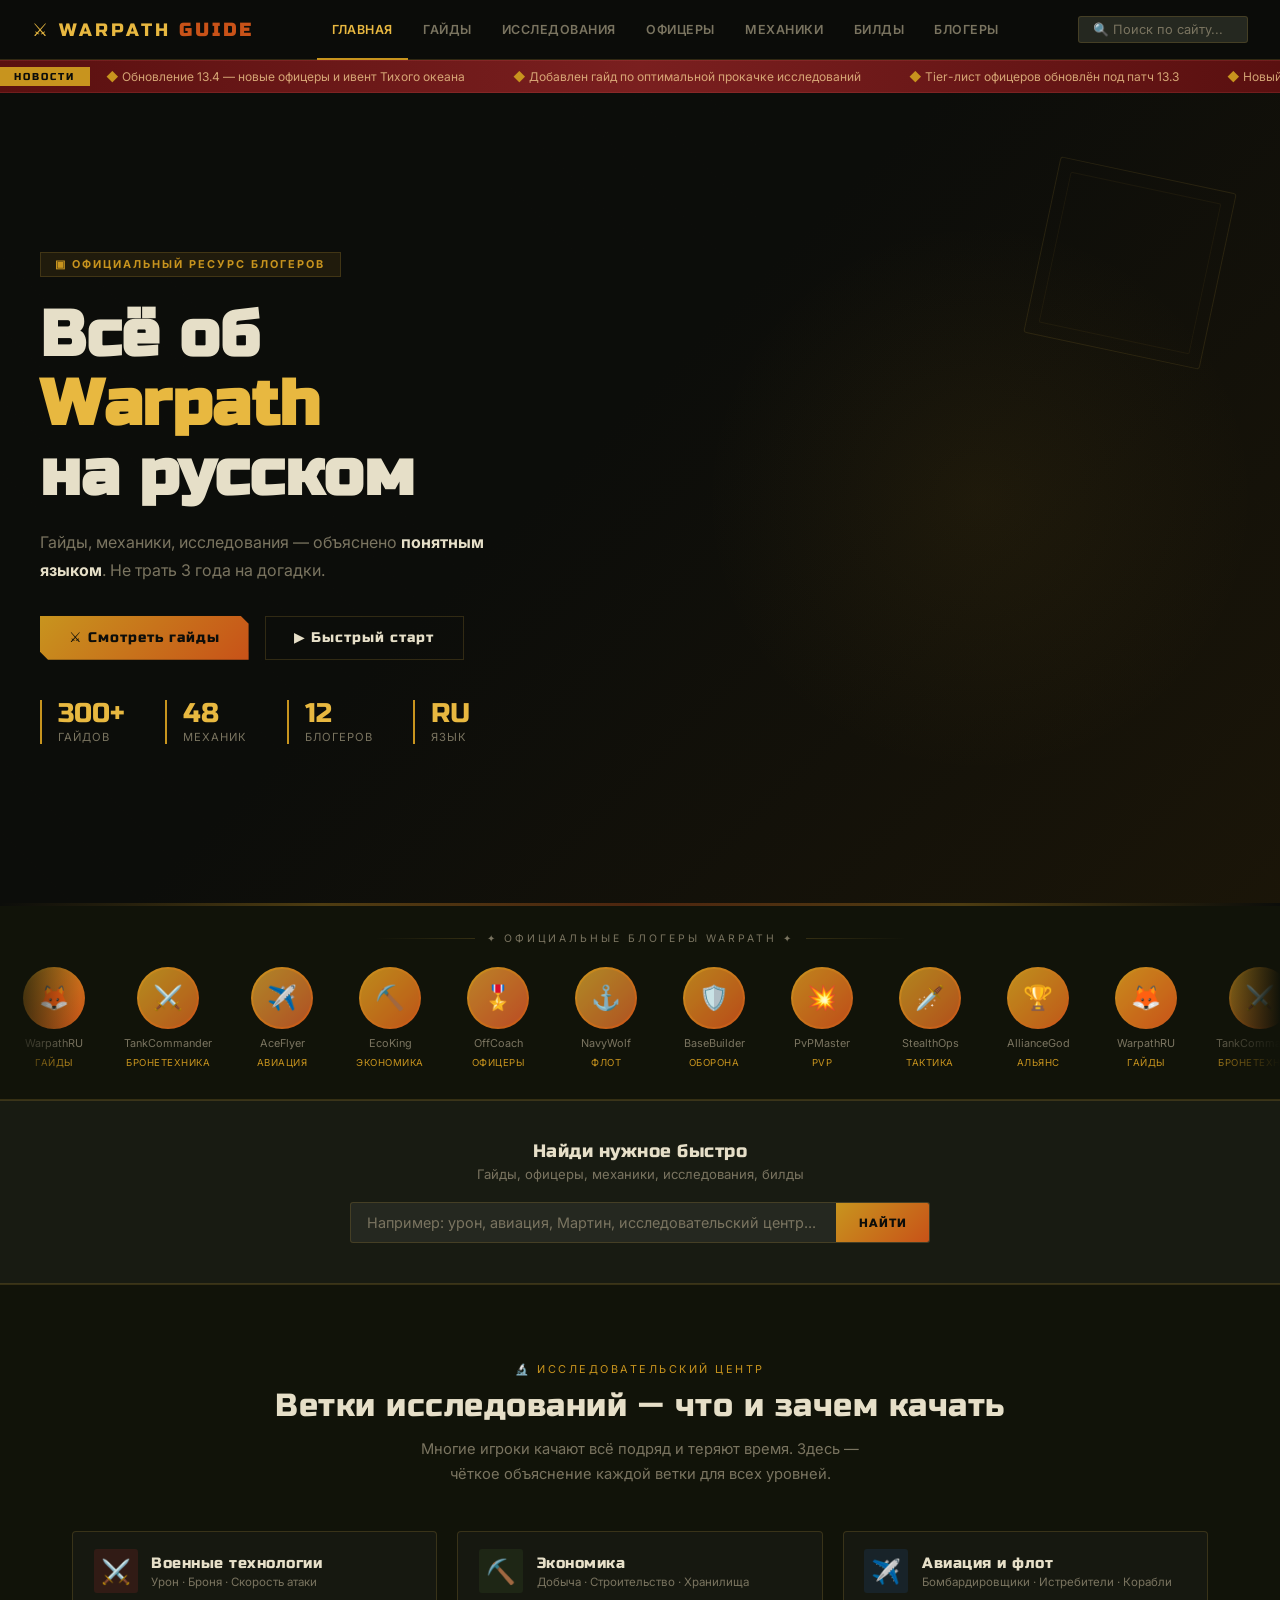
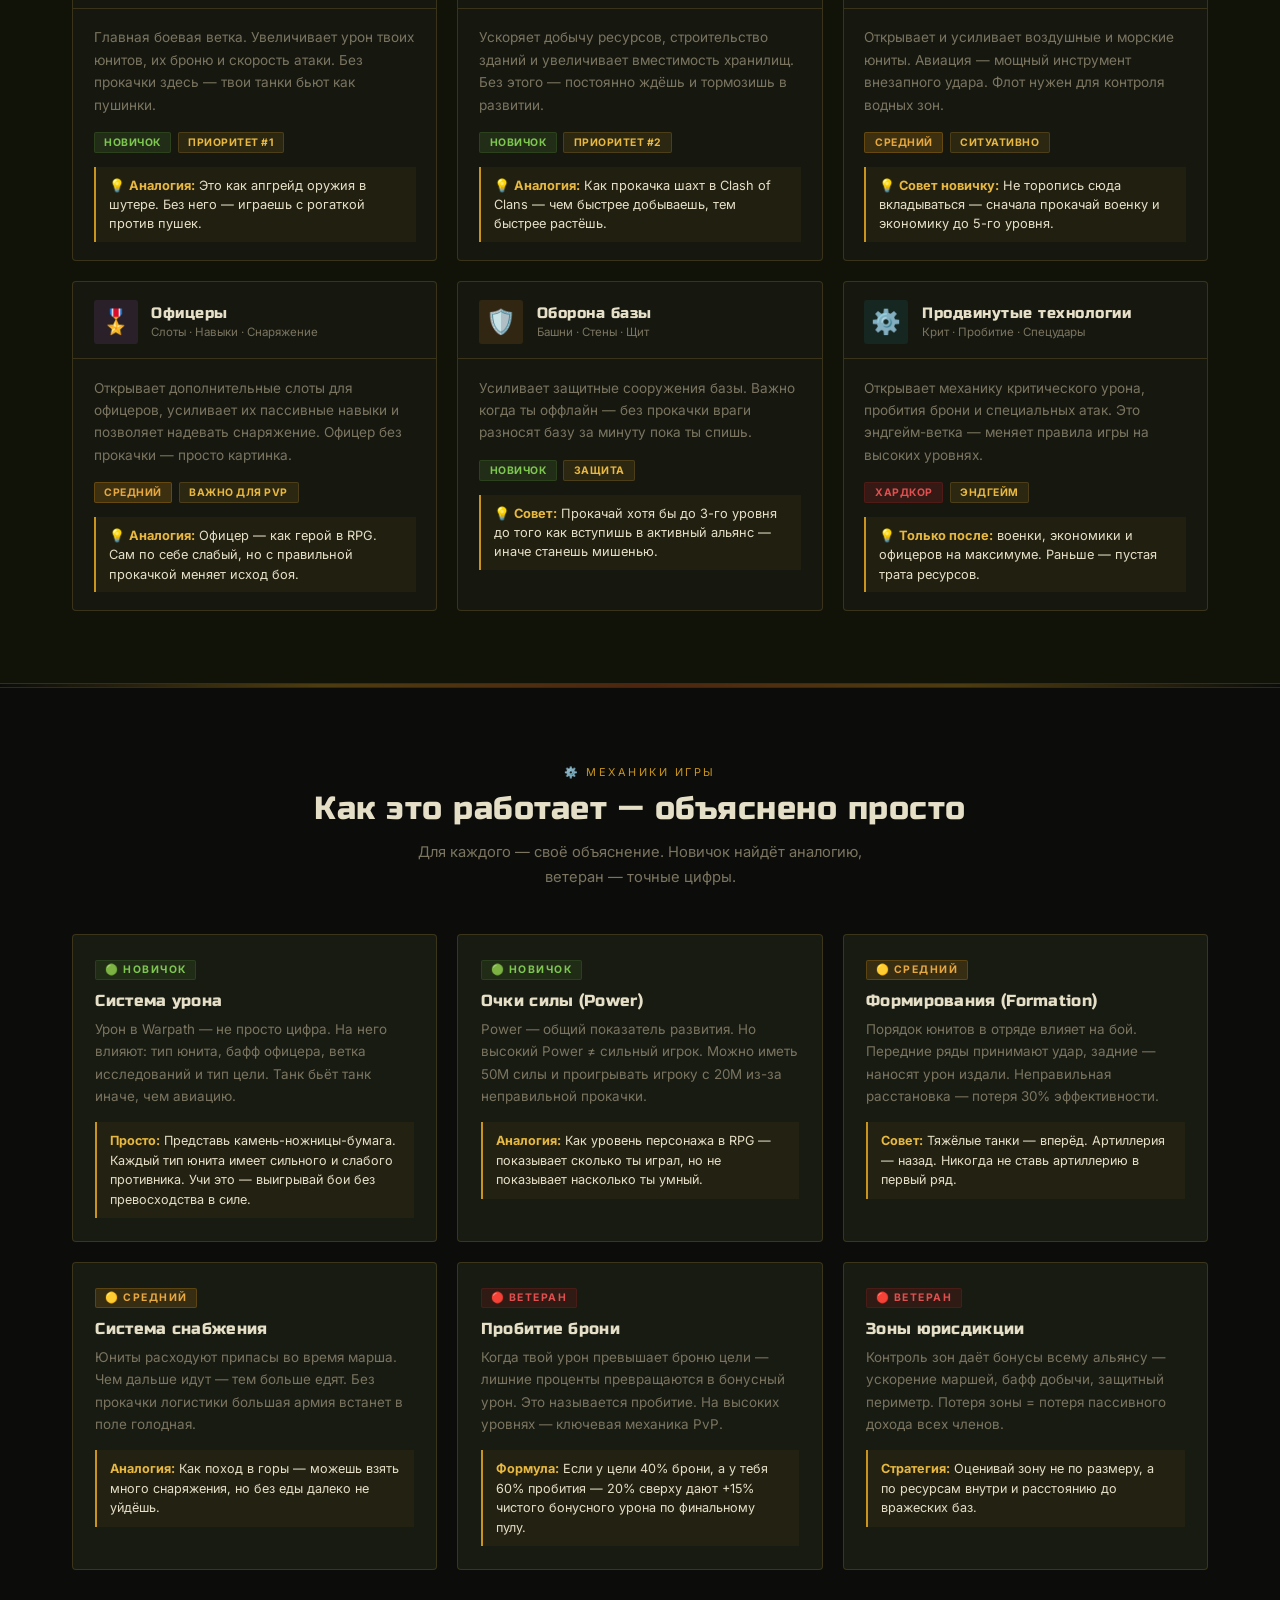
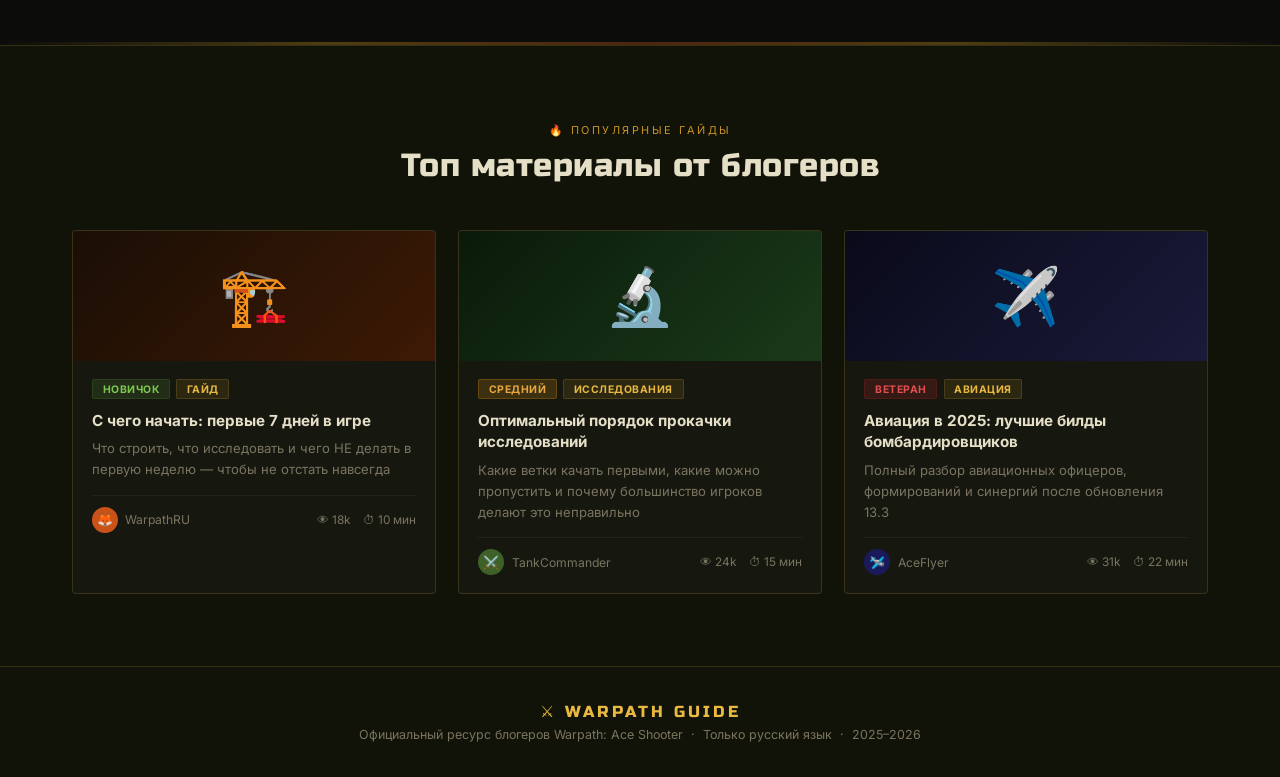
<file: Warpath guide.html>
<!DOCTYPE html>
<html lang="ru">
<head>
<meta charset="UTF-8">
<meta name="viewport" content="width=device-width, initial-scale=1.0">
<title>Warpath Guide — Официальный ресурс</title>
<style>
@import url('https://fonts.googleapis.com/css2?family=Russo+One&family=Inter:wght@300;400;500;600;700&display=swap');
:root {
  --bg:#0c0d0a; --bg2:#111309; --bg3:#181b12;
  --metal:#252820; --border:rgba(180,145,55,0.22);
  --gold:#c8941e; --gold2:#e8b840; --orange:#c85218;
  --text:#e6dfc8; --muted:#7a7460; --card:#161810;
  --green:#3d6128; --red:#7a1f1f;
}
*{margin:0;padding:0;box-sizing:border-box;}
body{background:var(--bg);color:var(--text);font-family:'Inter',sans-serif;overflow-x:hidden;}

/* NAV */
nav{position:fixed;top:0;width:100%;z-index:200;background:rgba(12,13,10,0.95);backdrop-filter:blur(10px);border-bottom:1px solid var(--border);height:60px;display:flex;align-items:center;justify-content:space-between;padding:0 2rem;}
.nav-logo{font-family:'Russo One',sans-serif;font-size:1.15rem;letter-spacing:3px;color:var(--gold2);display:flex;align-items:center;gap:0.5rem;}
.nav-logo b{color:var(--orange);}
.nav-links{display:flex;gap:0;list-style:none;}
.nav-links a{display:block;padding:0 0.95rem;height:60px;line-height:60px;color:var(--muted);font-size:0.78rem;text-decoration:none;font-weight:600;letter-spacing:0.5px;text-transform:uppercase;border-bottom:2px solid transparent;transition:all 0.2s;}
.nav-links a:hover,.nav-links a.active{color:var(--gold2);border-bottom-color:var(--gold);}
.nav-search{background:var(--metal);border:1px solid var(--border);color:var(--text);padding:0.32rem 0.85rem;border-radius:3px;font-size:0.8rem;outline:none;width:170px;font-family:'Inter',sans-serif;}
.nav-search::placeholder{color:var(--muted);}

/* TICKER */
.ticker{background:linear-gradient(90deg,#5a1010,#7a1f1f,#5a1010);border-top:1px solid rgba(200,80,80,0.2);border-bottom:1px solid rgba(200,80,80,0.2);padding:0.38rem 0;display:flex;align-items:center;overflow:hidden;margin-top:60px;}
.ticker-badge{background:var(--gold);color:#0c0d0a;font-family:'Russo One',sans-serif;font-size:0.65rem;letter-spacing:2px;padding:0.18rem 0.9rem;white-space:nowrap;flex-shrink:0;}
.ticker-scroll{flex:1;overflow:hidden;margin-left:1rem;}
.ticker-inner{display:flex;gap:3rem;width:max-content;animation:tick 45s linear infinite;font-size:0.75rem;color:rgba(240,200,140,0.8);white-space:nowrap;}
.ticker-inner span::before{content:'◆ ';color:var(--gold);}
@keyframes tick{0%{transform:translateX(0)}100%{transform:translateX(-50%)}}

/* HERO */
.hero{position:relative;min-height:90vh;display:flex;align-items:center;padding:4rem 2.5rem;overflow:hidden;}
.hero-bg{position:absolute;inset:0;background:linear-gradient(135deg,rgba(12,13,10,0.98) 45%,rgba(28,22,8,0.9) 100%),repeating-linear-gradient(45deg,transparent,transparent 50px,rgba(180,145,55,0.02) 50px,rgba(180,145,55,0.02) 51px);}
.hero-glow{position:absolute;right:0;top:50%;transform:translateY(-50%);width:600px;height:600px;border-radius:50%;background:radial-gradient(ellipse,rgba(200,148,30,0.07) 0%,transparent 65%);pointer-events:none;}
.hero-corner{position:absolute;top:80px;right:60px;width:180px;height:180px;border:1px solid rgba(180,145,55,0.15);border-radius:3px;transform:rotate(12deg);pointer-events:none;}
.hero-corner::before{content:'';position:absolute;inset:12px;border:1px solid rgba(180,145,55,0.08);border-radius:2px;}
.hero-content{position:relative;z-index:1;max-width:650px;}
.hero-badge{display:inline-flex;align-items:center;gap:0.5rem;background:rgba(200,148,30,0.1);border:1px solid var(--border);color:var(--gold);padding:0.3rem 0.9rem;font-size:0.68rem;font-weight:700;letter-spacing:2px;text-transform:uppercase;margin-bottom:1.5rem;}
.hero h1{font-family:'Russo One',sans-serif;font-size:clamp(2.6rem,5vw,4.2rem);line-height:1.08;margin-bottom:1.2rem;letter-spacing:0.5px;}
.hero h1 em{font-style:normal;color:var(--gold2);}
.hero-desc{color:var(--muted);font-size:1rem;line-height:1.75;max-width:500px;margin-bottom:2rem;}
.hero-desc strong{color:var(--text);}
.hero-cta{display:flex;gap:1rem;flex-wrap:wrap;margin-bottom:2.5rem;}
.btn-gold{background:linear-gradient(135deg,var(--gold),var(--orange));color:#0c0d0a;padding:0.78rem 1.8rem;border:none;font-family:'Russo One',sans-serif;font-size:0.85rem;letter-spacing:1px;cursor:pointer;clip-path:polygon(0 0,calc(100% - 8px) 0,100% 8px,100% 100%,8px 100%,0 calc(100% - 8px));transition:opacity 0.2s,transform 0.15s;box-shadow:0 4px 20px rgba(200,148,30,0.3);}
.btn-gold:hover{opacity:0.88;transform:translateY(-1px);}
.btn-ghost{background:none;border:1px solid var(--border);color:var(--text);padding:0.78rem 1.8rem;font-family:'Russo One',sans-serif;font-size:0.85rem;letter-spacing:1px;cursor:pointer;transition:border-color 0.2s,color 0.2s;}
.btn-ghost:hover{border-color:var(--gold);color:var(--gold2);}
.hero-stats{display:flex;gap:2.5rem;flex-wrap:wrap;}
.hstat{border-left:2px solid var(--gold);padding-left:1rem;}
.hstat-n{font-family:'Russo One',sans-serif;font-size:1.7rem;color:var(--gold2);line-height:1;}
.hstat-l{font-size:0.7rem;color:var(--muted);text-transform:uppercase;letter-spacing:1px;margin-top:0.2rem;}

/* BLOGGERS */
.bloggers-wrap{background:var(--bg2);border-bottom:1px solid var(--border);padding:1.6rem 0;overflow:hidden;}
.bloggers-title{text-align:center;font-size:0.65rem;text-transform:uppercase;letter-spacing:3px;color:var(--muted);margin-bottom:1.1rem;display:flex;align-items:center;justify-content:center;gap:0.75rem;}
.bloggers-title::before,.bloggers-title::after{content:'';flex:1;max-width:100px;height:1px;}
.bloggers-title::before{background:linear-gradient(to right,transparent,var(--border));}
.bloggers-title::after{background:linear-gradient(to left,transparent,var(--border));}
.scroll-mask{position:relative;overflow:hidden;}
.scroll-mask::before,.scroll-mask::after{content:'';position:absolute;top:0;bottom:0;width:80px;z-index:2;pointer-events:none;}
.scroll-mask::before{left:0;background:linear-gradient(to right,var(--bg2),transparent);}
.scroll-mask::after{right:0;background:linear-gradient(to left,var(--bg2),transparent);}
.bloggers-track{display:flex;gap:2rem;width:max-content;animation:scroll 40s linear infinite;padding:0.3rem 1rem;}
.bloggers-track:hover{animation-play-state:paused;}
@keyframes scroll{0%{transform:translateX(0)}100%{transform:translateX(-50%)}}
.blogger{display:flex;flex-direction:column;align-items:center;gap:0.45rem;cursor:pointer;transition:transform 0.2s;min-width:76px;}
.blogger:hover{transform:translateY(-5px);}
.b-ring{width:62px;height:62px;border-radius:50%;padding:2px;background:linear-gradient(135deg,var(--gold),var(--orange));}
.b-inner{width:100%;height:100%;border-radius:50%;background:var(--card);display:flex;align-items:center;justify-content:center;font-size:1.5rem;}
.b-name{font-size:0.68rem;color:var(--muted);white-space:nowrap;}
.b-role{font-size:0.6rem;color:var(--gold);text-transform:uppercase;letter-spacing:0.5px;}

/* SECTION WRAPPER */
.sec{padding:4.5rem 2rem;max-width:1200px;margin:0 auto;}
.sec-hd{text-align:center;margin-bottom:2.8rem;}
.sec-tag{display:inline-block;color:var(--gold);font-size:0.68rem;text-transform:uppercase;letter-spacing:2.5px;margin-bottom:0.6rem;}
.sec-title{font-family:'Russo One',sans-serif;font-size:clamp(1.5rem,3vw,2rem);margin-bottom:0.8rem;letter-spacing:0.5px;}
.sec-sub{color:var(--muted);max-width:480px;margin:0 auto;font-size:0.92rem;line-height:1.65;}

/* RESEARCH SECTION */
.research-bg{background:var(--bg2);border-top:1px solid var(--border);border-bottom:1px solid var(--border);}
.research-grid{display:grid;grid-template-columns:repeat(auto-fit,minmax(270px,1fr));gap:1.25rem;}
.res-card{background:var(--card);border:1px solid var(--border);border-radius:4px;overflow:hidden;cursor:pointer;transition:transform 0.2s,box-shadow 0.2s,border-color 0.2s;}
.res-card:hover{transform:translateY(-3px);box-shadow:0 8px 30px rgba(200,148,30,0.15);border-color:rgba(200,148,30,0.5);}
.res-header{padding:1.1rem 1.3rem 0.9rem;display:flex;align-items:center;gap:0.85rem;border-bottom:1px solid var(--border);position:relative;}
.res-header::after{content:'';position:absolute;bottom:0;left:0;right:0;height:2px;background:linear-gradient(90deg,var(--gold),transparent);opacity:0;transition:opacity 0.2s;}
.res-card:hover .res-header::after{opacity:1;}
.res-icon{width:44px;height:44px;border-radius:3px;display:flex;align-items:center;justify-content:center;font-size:1.5rem;flex-shrink:0;}
.res-name{font-family:'Russo One',sans-serif;font-size:0.95rem;letter-spacing:0.5px;margin-bottom:0.2rem;}
.res-count{font-size:0.72rem;color:var(--muted);}
.res-body{padding:1.1rem 1.3rem;}
.res-desc{font-size:0.85rem;color:var(--muted);line-height:1.65;margin-bottom:1rem;}
/* difficulty pills */
.pills{display:flex;gap:0.4rem;flex-wrap:wrap;}
.pill{font-size:0.65rem;padding:0.18rem 0.6rem;border-radius:2px;font-weight:700;letter-spacing:0.5px;text-transform:uppercase;}
.pill-easy{background:rgba(61,97,40,0.3);color:#7ec850;border:1px solid rgba(61,97,40,0.4);}
.pill-med{background:rgba(180,120,20,0.25);color:#e8a840;border:1px solid rgba(180,120,20,0.35);}
.pill-hard{background:rgba(122,31,31,0.3);color:#e05050;border:1px solid rgba(122,31,31,0.4);}
.pill-type{background:rgba(200,148,30,0.12);color:var(--gold2);border:1px solid var(--border);}
.res-tip{margin-top:0.9rem;background:rgba(200,148,30,0.06);border-left:2px solid var(--gold);padding:0.55rem 0.8rem;font-size:0.8rem;color:var(--text);line-height:1.5;}
.res-tip b{color:var(--gold2);}

/* GUIDES */
.guides-grid{display:grid;grid-template-columns:repeat(auto-fit,minmax(300px,1fr));gap:1.4rem;}
.guide-card{background:var(--card);border:1px solid var(--border);border-radius:4px;overflow:hidden;cursor:pointer;transition:transform 0.2s,box-shadow 0.2s;}
.guide-card:hover{transform:translateY(-3px);box-shadow:0 10px 35px rgba(200,148,30,0.13);}
.guide-thumb{height:130px;display:flex;align-items:center;justify-content:center;font-size:3.5rem;position:relative;overflow:hidden;}
.guide-thumb-bg{position:absolute;inset:0;}
.guide-thumb-ico{position:relative;z-index:1;}
.guide-body{padding:1.1rem 1.2rem;}
.guide-tags{display:flex;gap:0.4rem;margin-bottom:0.65rem;flex-wrap:wrap;}
.guide-title{font-weight:700;font-size:0.95rem;margin-bottom:0.45rem;line-height:1.4;}
.guide-desc{color:var(--muted);font-size:0.82rem;line-height:1.6;margin-bottom:0.9rem;}
.guide-foot{display:flex;align-items:center;justify-content:space-between;padding-top:0.7rem;border-top:1px solid rgba(255,255,255,0.05);}
.g-author{display:flex;align-items:center;gap:0.45rem;}
.g-av{width:26px;height:26px;border-radius:50%;display:flex;align-items:center;justify-content:center;font-size:0.8rem;}
.g-name{font-size:0.76rem;color:var(--muted);}
.g-meta{display:flex;gap:0.8rem;}
.g-meta span{font-size:0.74rem;color:var(--muted);}

/* MECHANICS (для новичков) */
.mechanics-bg{background:var(--bg);border-top:1px solid var(--border);}
.mech-grid{display:grid;grid-template-columns:repeat(auto-fit,minmax(310px,1fr));gap:1.25rem;}
.mech-card{background:var(--bg3);border:1px solid var(--border);border-radius:4px;padding:1.4rem;}
.mech-level{display:inline-flex;align-items:center;gap:0.4rem;font-size:0.65rem;font-weight:700;letter-spacing:1.5px;text-transform:uppercase;margin-bottom:0.7rem;padding:0.15rem 0.55rem;border-radius:2px;}
.lvl-new{background:rgba(61,97,40,0.25);color:#7ec850;border:1px solid rgba(61,97,40,0.35);}
.lvl-mid{background:rgba(180,120,20,0.2);color:#e8a840;border:1px solid rgba(180,120,20,0.3);}
.lvl-pro{background:rgba(122,31,31,0.25);color:#e05050;border:1px solid rgba(122,31,31,0.35);}
.mech-title{font-family:'Russo One',sans-serif;font-size:1rem;margin-bottom:0.5rem;letter-spacing:0.3px;}
.mech-desc{color:var(--muted);font-size:0.84rem;line-height:1.68;margin-bottom:0.9rem;}
.mech-example{background:rgba(200,148,30,0.06);border-left:2px solid var(--gold);padding:0.55rem 0.8rem;font-size:0.79rem;line-height:1.55;}
.mech-example b{color:var(--gold2);}

/* SEARCH BAR */
.search-band{background:var(--bg3);border-top:1px solid var(--border);border-bottom:1px solid var(--border);padding:2.5rem 2rem;}
.search-inner{max-width:580px;margin:0 auto;text-align:center;}
.search-label{font-family:'Russo One',sans-serif;font-size:1.1rem;margin-bottom:0.3rem;letter-spacing:0.5px;}
.search-sub{font-size:0.82rem;color:var(--muted);margin-bottom:1.2rem;}
.search-box{display:flex;gap:0;background:var(--metal);border:1px solid var(--border);border-radius:3px;overflow:hidden;transition:border-color 0.2s;}
.search-box:focus-within{border-color:var(--gold);}
.search-box input{flex:1;background:none;border:none;outline:none;color:var(--text);font-size:0.9rem;padding:0.7rem 1rem;font-family:'Inter',sans-serif;}
.search-box input::placeholder{color:var(--muted);}
.search-box button{background:linear-gradient(135deg,var(--gold),var(--orange));border:none;color:#0c0d0a;padding:0 1.4rem;font-family:'Russo One',sans-serif;font-size:0.78rem;letter-spacing:1px;cursor:pointer;}

/* FOOTER */
footer{background:var(--bg2);border-top:1px solid var(--border);padding:2.2rem 2rem;text-align:center;}
.footer-logo{font-family:'Russo One',sans-serif;font-size:1rem;letter-spacing:3px;color:var(--gold2);margin-bottom:0.4rem;}
footer p{color:var(--muted);font-size:0.78rem;}

/* DIVIDER */
.mil-divider{height:3px;background:linear-gradient(90deg,transparent,var(--gold),var(--orange),var(--gold),transparent);opacity:0.35;}
</style>
</head>
<body>

<!-- NAV -->
<nav>
  <div class="nav-logo">⚔ WARPATH <b>GUIDE</b></div>
  <ul class="nav-links">
    <li><a href="#" class="active">Главная</a></li>
    <li><a href="#">Гайды</a></li>
    <li><a href="#">Исследования</a></li>
    <li><a href="#">Офицеры</a></li>
    <li><a href="#">Механики</a></li>
    <li><a href="#">Билды</a></li>
    <li><a href="#">Блогеры</a></li>
  </ul>
  <input class="nav-search" type="text" placeholder="🔍 Поиск по сайту...">
</nav>

<!-- TICKER -->
<div class="ticker">
  <div class="ticker-badge">НОВОСТИ</div>
  <div class="ticker-scroll">
    <div class="ticker-inner" id="ticker-inner"></div>
  </div>
</div>

<!-- HERO -->
<section class="hero">
  <div class="hero-bg"></div>
  <div class="hero-glow"></div>
  <div class="hero-corner"></div>
  <div class="hero-content">
    <div class="hero-badge">▣ Официальный ресурс блогеров</div>
    <h1>Всё об<br><em>Warpath</em><br>на русском</h1>
    <p class="hero-desc">Гайды, механики, исследования — объяснено <strong>понятным языком</strong>. Не трать 3 года на догадки.</p>
    <div class="hero-cta">
      <button class="btn-gold">⚔ Смотреть гайды</button>
      <button class="btn-ghost">▶ Быстрый старт</button>
    </div>
    <div class="hero-stats">
      <div class="hstat"><div class="hstat-n">300+</div><div class="hstat-l">Гайдов</div></div>
      <div class="hstat"><div class="hstat-n">48</div><div class="hstat-l">Механик</div></div>
      <div class="hstat"><div class="hstat-n">12</div><div class="hstat-l">Блогеров</div></div>
      <div class="hstat"><div class="hstat-n">RU</div><div class="hstat-l">Язык</div></div>
    </div>
  </div>
</section>

<div class="mil-divider"></div>

<!-- BLOGGERS STRIP -->
<div class="bloggers-wrap">
  <div class="bloggers-title">✦ Официальные блогеры Warpath ✦</div>
  <div class="scroll-mask">
    <div class="bloggers-track" id="bloggers-track"></div>
  </div>
</div>

<!-- SEARCH -->
<div class="search-band">
  <div class="search-inner">
    <div class="search-label">Найди нужное быстро</div>
    <div class="search-sub">Гайды, офицеры, механики, исследования, билды</div>
    <div class="search-box">
      <input type="text" placeholder="Например: урон, авиация, Мартин, исследовательский центр...">
      <button>НАЙТИ</button>
    </div>
  </div>
</div>

<!-- RESEARCH -->
<div class="research-bg">
  <div class="sec">
    <div class="sec-hd">
      <div class="sec-tag">🔬 Исследовательский центр</div>
      <div class="sec-title">Ветки исследований — что и зачем качать</div>
      <div class="sec-sub">Многие игроки качают всё подряд и теряют время. Здесь — чёткое объяснение каждой ветки для всех уровней.</div>
    </div>
    <div class="research-grid">

      <div class="res-card">
        <div class="res-header">
          <div class="res-icon" style="background:rgba(200,50,50,0.15)">⚔️</div>
          <div>
            <div class="res-name">Военные технологии</div>
            <div class="res-count">Урон · Броня · Скорость атаки</div>
          </div>
        </div>
        <div class="res-body">
          <div class="res-desc">Главная боевая ветка. Увеличивает урон твоих юнитов, их броню и скорость атаки. Без прокачки здесь — твои танки бьют как пушинки.</div>
          <div class="pills">
            <span class="pill pill-easy">Новичок</span>
            <span class="pill pill-type">Приоритет #1</span>
          </div>
          <div class="res-tip">💡 <b>Аналогия:</b> Это как апгрейд оружия в шутере. Без него — играешь с рогаткой против пушек.</div>
        </div>
      </div>

      <div class="res-card">
        <div class="res-header">
          <div class="res-icon" style="background:rgba(61,97,40,0.2)">⛏️</div>
          <div>
            <div class="res-name">Экономика</div>
            <div class="res-count">Добыча · Строительство · Хранилища</div>
          </div>
        </div>
        <div class="res-body">
          <div class="res-desc">Ускоряет добычу ресурсов, строительство зданий и увеличивает вместимость хранилищ. Без этого — постоянно ждёшь и тормозишь в развитии.</div>
          <div class="pills">
            <span class="pill pill-easy">Новичок</span>
            <span class="pill pill-type">Приоритет #2</span>
          </div>
          <div class="res-tip">💡 <b>Аналогия:</b> Как прокачка шахт в Clash of Clans — чем быстрее добываешь, тем быстрее растёшь.</div>
        </div>
      </div>

      <div class="res-card">
        <div class="res-header">
          <div class="res-icon" style="background:rgba(30,80,140,0.2)">✈️</div>
          <div>
            <div class="res-name">Авиация и флот</div>
            <div class="res-count">Бомбардировщики · Истребители · Корабли</div>
          </div>
        </div>
        <div class="res-body">
          <div class="res-desc">Открывает и усиливает воздушные и морские юниты. Авиация — мощный инструмент внезапного удара. Флот нужен для контроля водных зон.</div>
          <div class="pills">
            <span class="pill pill-med">Средний</span>
            <span class="pill pill-type">Ситуативно</span>
          </div>
          <div class="res-tip">💡 <b>Совет новичку:</b> Не торопись сюда вкладываться — сначала прокачай военку и экономику до 5-го уровня.</div>
        </div>
      </div>

      <div class="res-card">
        <div class="res-header">
          <div class="res-icon" style="background:rgba(150,80,180,0.15)">🎖️</div>
          <div>
            <div class="res-name">Офицеры</div>
            <div class="res-count">Слоты · Навыки · Снаряжение</div>
          </div>
        </div>
        <div class="res-body">
          <div class="res-desc">Открывает дополнительные слоты для офицеров, усиливает их пассивные навыки и позволяет надевать снаряжение. Офицер без прокачки — просто картинка.</div>
          <div class="pills">
            <span class="pill pill-med">Средний</span>
            <span class="pill pill-type">Важно для PvP</span>
          </div>
          <div class="res-tip">💡 <b>Аналогия:</b> Офицер — как герой в RPG. Сам по себе слабый, но с правильной прокачкой меняет исход боя.</div>
        </div>
      </div>

      <div class="res-card">
        <div class="res-header">
          <div class="res-icon" style="background:rgba(200,120,20,0.15)">🛡️</div>
          <div>
            <div class="res-name">Оборона базы</div>
            <div class="res-count">Башни · Стены · Щит</div>
          </div>
        </div>
        <div class="res-body">
          <div class="res-desc">Усиливает защитные сооружения базы. Важно когда ты оффлайн — без прокачки враги разносят базу за минуту пока ты спишь.</div>
          <div class="pills">
            <span class="pill pill-easy">Новичок</span>
            <span class="pill pill-type">Защита</span>
          </div>
          <div class="res-tip">💡 <b>Совет:</b> Прокачай хотя бы до 3-го уровня до того как вступишь в активный альянс — иначе станешь мишенью.</div>
        </div>
      </div>

      <div class="res-card">
        <div class="res-header">
          <div class="res-icon" style="background:rgba(20,120,120,0.15)">⚙️</div>
          <div>
            <div class="res-name">Продвинутые технологии</div>
            <div class="res-count">Крит · Пробитие · Спецудары</div>
          </div>
        </div>
        <div class="res-body">
          <div class="res-desc">Открывает механику критического урона, пробития брони и специальных атак. Это эндгейм-ветка — меняет правила игры на высоких уровнях.</div>
          <div class="pills">
            <span class="pill pill-hard">Хардкор</span>
            <span class="pill pill-type">Эндгейм</span>
          </div>
          <div class="res-tip">💡 <b>Только после:</b> военки, экономики и офицеров на максимуме. Раньше — пустая трата ресурсов.</div>
        </div>
      </div>

    </div>
  </div>
</div>

<div class="mil-divider"></div>

<!-- MECHANICS -->
<div class="mechanics-bg">
  <div class="sec">
    <div class="sec-hd">
      <div class="sec-tag">⚙️ Механики игры</div>
      <div class="sec-title">Как это работает — объяснено просто</div>
      <div class="sec-sub">Для каждого — своё объяснение. Новичок найдёт аналогию, ветеран — точные цифры.</div>
    </div>
    <div class="mech-grid">
      <div class="mech-card">
        <div class="mech-level lvl-new">🟢 Новичок</div>
        <div class="mech-title">Система урона</div>
        <div class="mech-desc">Урон в Warpath — не просто цифра. На него влияют: тип юнита, бафф офицера, ветка исследований и тип цели. Танк бьёт танк иначе, чем авиацию.</div>
        <div class="mech-example"><b>Просто:</b> Представь камень-ножницы-бумага. Каждый тип юнита имеет сильного и слабого противника. Учи это — выигрывай бои без превосходства в силе.</div>
      </div>
      <div class="mech-card">
        <div class="mech-level lvl-new">🟢 Новичок</div>
        <div class="mech-title">Очки силы (Power)</div>
        <div class="mech-desc">Power — общий показатель развития. Но высокий Power ≠ сильный игрок. Можно иметь 50М силы и проигрывать игроку с 20М из-за неправильной прокачки.</div>
        <div class="mech-example"><b>Аналогия:</b> Как уровень персонажа в RPG — показывает сколько ты играл, но не показывает насколько ты умный.</div>
      </div>
      <div class="mech-card">
        <div class="mech-level lvl-mid">🟡 Средний</div>
        <div class="mech-title">Формирования (Formation)</div>
        <div class="mech-desc">Порядок юнитов в отряде влияет на бой. Передние ряды принимают удар, задние — наносят урон издали. Неправильная расстановка — потеря 30% эффективности.</div>
        <div class="mech-example"><b>Совет:</b> Тяжёлые танки — вперёд. Артиллерия — назад. Никогда не ставь артиллерию в первый ряд.</div>
      </div>
      <div class="mech-card">
        <div class="mech-level lvl-mid">🟡 Средний</div>
        <div class="mech-title">Система снабжения</div>
        <div class="mech-desc">Юниты расходуют припасы во время марша. Чем дальше идут — тем больше едят. Без прокачки логистики большая армия встанет в поле голодная.</div>
        <div class="mech-example"><b>Аналогия:</b> Как поход в горы — можешь взять много снаряжения, но без еды далеко не уйдёшь.</div>
      </div>
      <div class="mech-card">
        <div class="mech-level lvl-pro">🔴 Ветеран</div>
        <div class="mech-title">Пробитие брони</div>
        <div class="mech-desc">Когда твой урон превышает броню цели — лишние проценты превращаются в бонусный урон. Это называется пробитие. На высоких уровнях — ключевая механика PvP.</div>
        <div class="mech-example"><b>Формула:</b> Если у цели 40% брони, а у тебя 60% пробития — 20% сверху дают +15% чистого бонусного урона по финальному пулу.</div>
      </div>
      <div class="mech-card">
        <div class="mech-level lvl-pro">🔴 Ветеран</div>
        <div class="mech-title">Зоны юрисдикции</div>
        <div class="mech-desc">Контроль зон даёт бонусы всему альянсу — ускорение маршей, бафф добычи, защитный периметр. Потеря зоны = потеря пассивного дохода всех членов.</div>
        <div class="mech-example"><b>Стратегия:</b> Оценивай зону не по размеру, а по ресурсам внутри и расстоянию до вражеских баз.</div>
      </div>
    </div>
  </div>
</div>

<div class="mil-divider"></div>

<!-- FEATURED GUIDES -->
<div style="background:var(--bg2);border-top:1px solid var(--border);">
  <div class="sec">
    <div class="sec-hd">
      <div class="sec-tag">🔥 Популярные гайды</div>
      <div class="sec-title">Топ материалы от блогеров</div>
    </div>
    <div class="guides-grid">
      <div class="guide-card">
        <div class="guide-thumb">
          <div class="guide-thumb-bg" style="background:linear-gradient(135deg,#1a0e05,#3d1a05)"></div>
          <div class="guide-thumb-ico">🏗️</div>
        </div>
        <div class="guide-body">
          <div class="guide-tags"><span class="pill pill-easy">Новичок</span><span class="pill pill-type">Гайд</span></div>
          <div class="guide-title">С чего начать: первые 7 дней в игре</div>
          <div class="guide-desc">Что строить, что исследовать и чего НЕ делать в первую неделю — чтобы не отстать навсегда</div>
          <div class="guide-foot">
            <div class="g-author"><div class="g-av" style="background:#c85218">🦊</div><div class="g-name">WarpathRU</div></div>
            <div class="g-meta"><span>👁 18k</span><span>⏱ 10 мин</span></div>
          </div>
        </div>
      </div>
      <div class="guide-card">
        <div class="guide-thumb">
          <div class="guide-thumb-bg" style="background:linear-gradient(135deg,#0a1a0a,#1a3a1a)"></div>
          <div class="guide-thumb-ico">🔬</div>
        </div>
        <div class="guide-body">
          <div class="guide-tags"><span class="pill pill-med">Средний</span><span class="pill pill-type">Исследования</span></div>
          <div class="guide-title">Оптимальный порядок прокачки исследований</div>
          <div class="guide-desc">Какие ветки качать первыми, какие можно пропустить и почему большинство игроков делают это неправильно</div>
          <div class="guide-foot">
            <div class="g-author"><div class="g-av" style="background:#3d6128">⚔️</div><div class="g-name">TankCommander</div></div>
            <div class="g-meta"><span>👁 24k</span><span>⏱ 15 мин</span></div>
          </div>
        </div>
      </div>
      <div class="guide-card">
        <div class="guide-thumb">
          <div class="guide-thumb-bg" style="background:linear-gradient(135deg,#0a0a1a,#1a1a3a)"></div>
          <div class="guide-thumb-ico">✈️</div>
        </div>
        <div class="guide-body">
          <div class="guide-tags"><span class="pill pill-hard">Ветеран</span><span class="pill pill-type">Авиация</span></div>
          <div class="guide-title">Авиация в 2025: лучшие билды бомбардировщиков</div>
          <div class="guide-desc">Полный разбор авиационных офицеров, формирований и синергий после обновления 13.3</div>
          <div class="guide-foot">
            <div class="g-author"><div class="g-av" style="background:#1a1a5a">🛩️</div><div class="g-name">AceFlyer</div></div>
            <div class="g-meta"><span>👁 31k</span><span>⏱ 22 мин</span></div>
          </div>
        </div>
      </div>
    </div>
  </div>
</div>

<!-- FOOTER -->
<footer>
  <div class="footer-logo">⚔ WARPATH GUIDE</div>
  <p>Официальный ресурс блогеров Warpath: Ace Shooter &nbsp;·&nbsp; Только русский язык &nbsp;·&nbsp; 2025–2026</p>
</footer>

<script>
// TICKER
const news = [
  "Обновление 13.4 — новые офицеры и ивент Тихого океана",
  "Добавлен гайд по оптимальной прокачке исследований",
  "Tier-лист офицеров обновлён под патч 13.3",
  "Новый калькулятор билдов для бронетанковых формирований",
  "Видеогайд: авиация против наземных войск — кто выигрывает?",
  "База данных офсетов обновлена — 200+ значений",
];
const ti = document.getElementById('ticker-inner');
[...news,...news].forEach(n=>{const s=document.createElement('span');s.textContent=n;ti.appendChild(s);});

// BLOGGERS
const bloggers = [
  {n:"WarpathRU",r:"Гайды",e:"🦊",c:"#c85218"},
  {n:"TankCommander",r:"Бронетехника",e:"⚔️",c:"#3d6128"},
  {n:"AceFlyer",r:"Авиация",e:"✈️",c:"#1a3a6a"},
  {n:"EcoKing",r:"Экономика",e:"⛏️",c:"#7a5a10"},
  {n:"OffCoach",r:"Офицеры",e:"🎖️",c:"#6a1a6a"},
  {n:"NavyWolf",r:"Флот",e:"⚓",c:"#1a4a5a"},
  {n:"BaseBuilder",r:"Оборона",e:"🛡️",c:"#5a1a1a"},
  {n:"PvPMaster",r:"PvP",e:"💥",c:"#8a2a1a"},
  {n:"StealthOps",r:"Тактика",e:"🗡️",c:"#2a3a2a"},
  {n:"AllianceGod",r:"Альянс",e:"🏆",c:"#8a7a1a"},
];
const track = document.getElementById('bloggers-track');
[...bloggers,...bloggers].forEach(b=>{
  const d=document.createElement('div');
  d.className='blogger';
  d.innerHTML=`<div class="b-ring"><div class="b-inner" style="background:${b.c}22">${b.e}</div></div><div class="b-name">${b.n}</div><div class="b-role">${b.r}</div>`;
  track.appendChild(d);
});
</script>
</body>
</html>
</file>
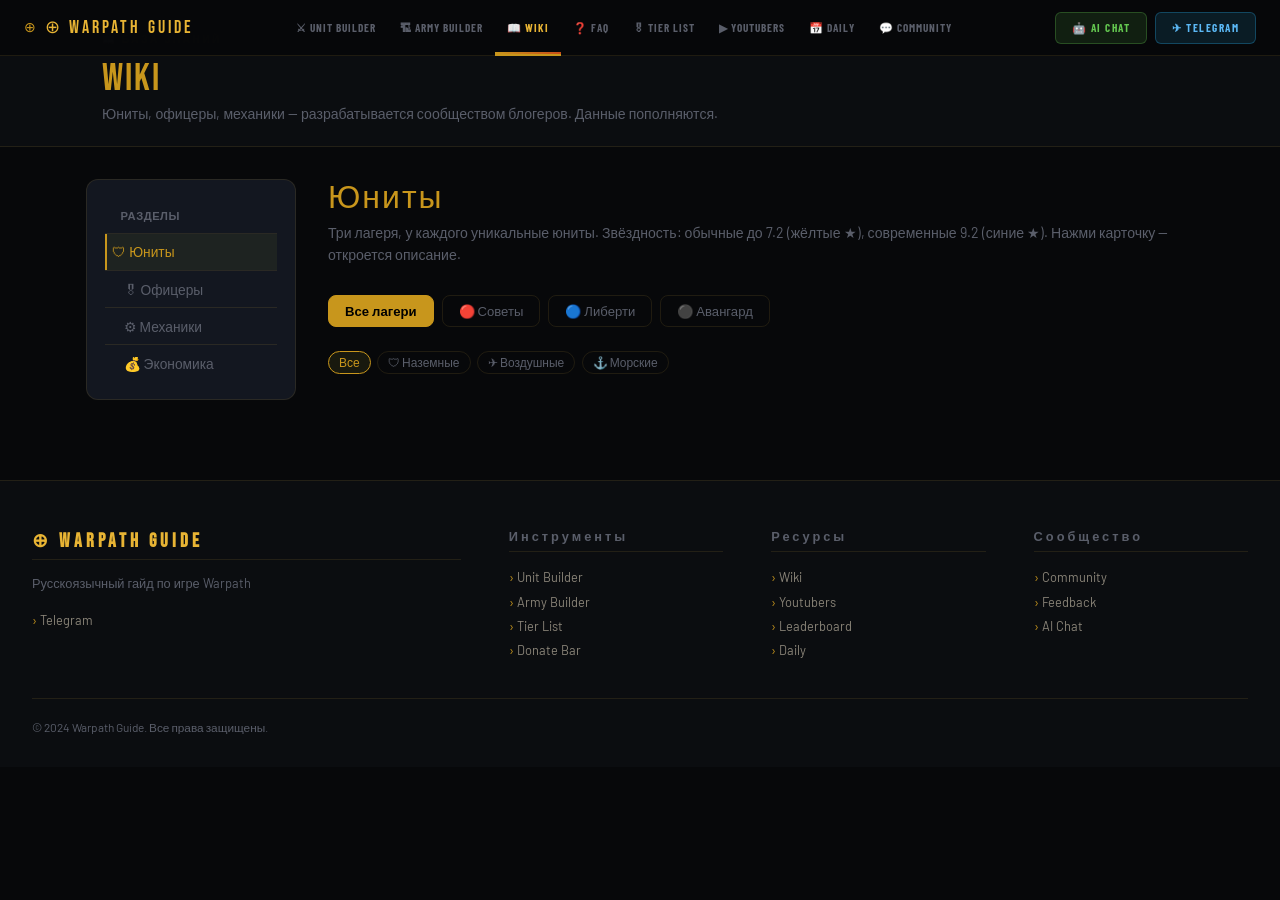
<file: wiki.html>
<!DOCTYPE html>
<html lang="ru">
<head>
<meta charset="UTF-8"><meta name="viewport" content="width=device-width,initial-scale=1">
<title>Wiki — Warpath Guide</title>
<link rel="stylesheet" href="style.css">
<style>
  .wiki-wrap { max-width:1140px; margin:0 auto; padding:2rem 1rem 5rem; display:grid; grid-template-columns:210px 1fr; gap:2rem; align-items:start; }
  @media(max-width:700px){ .wiki-wrap{grid-template-columns:1fr;} }

  /* sidebar */
  .wiki-sidebar { position:sticky; top:72px; background:var(--panel); border:1px solid var(--border); border-radius:12px; overflow:hidden; }
  .wiki-sidebar-head { padding:.7rem 1rem; border-bottom:1px solid var(--border); font-size:.7rem; font-weight:700; color:var(--muted); text-transform:uppercase; letter-spacing:.5px; }
  .wiki-nav-item { display:flex; align-items:center; gap:.6rem; padding:.6rem 1rem; font-size:.86rem; color:var(--muted); cursor:pointer; border-left:3px solid transparent; transition:all .15s; }
  .wiki-nav-item:hover { background:rgba(255,255,255,0.04); color:var(--text); }
  .wiki-nav-item.active { border-left-color:var(--gold); color:var(--gold); background:rgba(232,255,71,0.05); }
  .wiki-nav-sep { height:1px; background:var(--border); }

  /* panels */
  .wiki-panel { display:none; }
  .wiki-panel.active { display:block; }
  .wiki-panel-title { font-family:'Bebas Neue',sans-serif; font-size:2rem; color:var(--gold); letter-spacing:2px; margin-bottom:.25rem; }
  .wiki-panel-sub { color:var(--muted); font-size:.88rem; margin-bottom:1.75rem; line-height:1.6; }

  /* faction tabs */
  .faction-tabs { display:flex; gap:.5rem; margin-bottom:1.5rem; flex-wrap:wrap; }
  .ftab { padding:.45rem 1rem; border-radius:8px; border:1px solid var(--border); font-size:.82rem; color:var(--muted); cursor:pointer; transition:all .15s; }
  .ftab:hover { border-color:var(--gold); color:var(--gold); }
  .ftab.active { border-color:var(--gold); color:#000; background:var(--gold); font-weight:700; }

  /* domain filter */
  .domain-filters { display:flex; gap:.4rem; margin-bottom:1.25rem; flex-wrap:wrap; }
  .dfilt { font-size:.75rem; padding:3px 10px; border-radius:99px; border:1px solid var(--border); color:var(--muted); cursor:pointer; transition:all .15s; background:transparent; }
  .dfilt:hover, .dfilt.active { border-color:var(--gold); color:var(--gold); background:rgba(232,255,71,0.07); }

  /* unit grid */
  .unit-grid { display:grid; grid-template-columns:repeat(auto-fill,minmax(175px,1fr)); gap:.85rem; }
  .ucard {
    background:var(--panel); border:1px solid var(--border); border-radius:10px;
    padding:.9rem; cursor:pointer; transition:border-color .2s, transform .15s; position:relative;
  }
  .ucard:hover { border-color:var(--gold); transform:translateY(-2px); }
  .ucard.selected { border-color:var(--gold); background:rgba(232,255,71,0.05); }
  .ucard-unique { position:absolute; top:.5rem; right:.5rem; font-size:.6rem; padding:1px 5px; border-radius:3px; background:rgba(232,255,71,0.15); color:var(--gold); border:1px solid rgba(232,255,71,0.3); }
  .ucard-icon { font-size:1.4rem; margin-bottom:.45rem; }
  .ucard-name { font-size:.85rem; font-weight:700; color:var(--text); line-height:1.3; }
  .ucard-tag  { margin-top:.35rem; display:flex; gap:.3rem; flex-wrap:wrap; }
  .utag { font-size:.62rem; padding:1px 5px; border-radius:3px; }
  .utag.land { background:rgba(232,255,71,0.1); color:var(--gold); }
  .utag.air  { background:rgba(41,182,246,0.1); color:#29b6f6; }
  .utag.sea  { background:rgba(29,158,117,0.1); color:#1d9e75; }
  .utag.star { background:rgba(255,255,255,0.06); color:var(--muted); }

  /* detail */
  .unit-detail { display:none; margin-top:1.25rem; background:var(--panel); border:1px solid var(--border); border-radius:12px; overflow:hidden; animation:fadeIn .2s ease; }
  .unit-detail.open { display:block; }
  @keyframes fadeIn { from{opacity:0;transform:translateY(6px)} to{opacity:1;transform:none} }
  .ud-head { padding:1rem 1.3rem; border-bottom:1px solid var(--border); display:flex; align-items:center; gap:.9rem; }
  .ud-icon { font-size:1.8rem; }
  .ud-name { font-family:'Bebas Neue',sans-serif; font-size:1.4rem; letter-spacing:2px; color:var(--gold); }
  .ud-sub  { font-size:.75rem; color:var(--muted); margin-top:1px; }
  .ud-body { padding:1.1rem 1.3rem; display:grid; grid-template-columns:1fr 1fr; gap:1.5rem; }
  @media(max-width:540px){ .ud-body{grid-template-columns:1fr;} }
  .ud-sec-title { font-size:.68rem; font-weight:700; color:var(--muted); text-transform:uppercase; letter-spacing:.5px; margin-bottom:.55rem; }
  .ud-stat { display:flex; justify-content:space-between; font-size:.8rem; padding:4px 7px; border-radius:5px; background:rgba(255,255,255,0.03); margin-bottom:4px; }
  .ud-stat .l { color:var(--muted); }
  .ud-stat .v { font-weight:700; color:var(--text); }
  .ud-stat .v.atk { color:#e57373; }
  .ud-stat .v.spd { color:#29b6f6; }
  .ud-tip { display:flex; gap:.5rem; align-items:flex-start; font-size:.8rem; color:var(--muted); line-height:1.5; margin-bottom:5px; }
  .ud-dot { width:5px; height:5px; border-radius:50%; background:var(--gold); flex-shrink:0; margin-top:6px; }
  .ud-unique-note { margin-top:.75rem; padding:.6rem .85rem; border-radius:7px; background:rgba(232,255,71,0.04); border:1px solid rgba(232,255,71,0.18); font-size:.75rem; color:var(--gold); line-height:1.5; }

  /* officers */
  .ofilters { display:flex; gap:.4rem; flex-wrap:wrap; margin-bottom:1.5rem; }
  .ofilt { font-size:.75rem; padding:3px 10px; border-radius:99px; border:1px solid var(--border); color:var(--muted); cursor:pointer; transition:all .15s; background:transparent; }
  .ofilt:hover, .ofilt.active { border-color:var(--gold); color:var(--gold); background:rgba(232,255,71,0.07); }
  .officer-grid { display:grid; grid-template-columns:repeat(auto-fill,minmax(290px,1fr)); gap:1rem; }
  .ocard { background:var(--panel); border:1px solid var(--border); border-radius:12px; overflow:hidden; transition:border-color .2s; }
  .ocard:hover { border-color:rgba(232,255,71,0.4); }
  .ocard-head { padding:.85rem 1.1rem .65rem; border-bottom:1px solid var(--border); }
  .ocard-row1 { display:flex; align-items:center; gap:.65rem; margin-bottom:.4rem; }
  .oavatar { width:42px; height:42px; border-radius:50%; background:rgba(232,255,71,0.1); display:flex; align-items:center; justify-content:center; font-size:16px; flex-shrink:0; }
  .oname { font-weight:700; font-size:.92rem; color:var(--text); }
  .ometa { font-size:.7rem; color:var(--muted); margin-top:1px; }
  .otier { margin-left:auto; font-family:'Bebas Neue',sans-serif; font-size:1.5rem; }
  .otier.S{color:var(--gold)} .otier.A{color:#ff9800} .otier.B{color:#29b6f6} .otier.C{color:var(--muted)}
  .obadges { display:flex; gap:.35rem; flex-wrap:wrap; }
  .obadge { font-size:.62rem; padding:1px 6px; border-radius:3px; }
  .obadge.gen { background:rgba(255,160,0,.12); color:#ff9800; border:1px solid rgba(255,160,0,.3); }
  .obadge.dom { background:rgba(232,255,71,.1); color:var(--gold); border:1px solid rgba(232,255,71,.2); }
  .obadge.atk { background:rgba(229,115,115,.12); color:#e57373; border:1px solid rgba(229,115,115,.3); }
  .obadge.def { background:rgba(41,182,246,.12); color:#29b6f6; border:1px solid rgba(41,182,246,.3); }
  .obadge.bal { background:rgba(29,158,117,.12); color:#1d9e75; border:1px solid rgba(29,158,117,.25); }
  .obadge.spc { background:rgba(171,71,188,.12); color:#ab47bc; border:1px solid rgba(171,71,188,.3); }
  .ocard-stats { display:grid; grid-template-columns:1fr 1fr; border-bottom:1px solid var(--border); }
  .ostat { padding:.5rem 1.1rem; }
  .ostat:first-child { border-right:1px solid var(--border); }
  .ostat-l { font-size:.67rem; color:var(--muted); }
  .ostat-v { font-size:1.05rem; font-weight:700; }
  .ostat-v.atk{color:#e57373} .ostat-v.def{color:#29b6f6}
  .ocard-skills { padding:.6rem 1.1rem; border-bottom:1px solid var(--border); display:flex; flex-direction:column; gap:5px; }
  .oskill { display:flex; gap:.45rem; align-items:flex-start; font-size:.76rem; }
  .oskill-t { flex-shrink:0; font-size:.6rem; padding:1px 5px; border-radius:3px; margin-top:1px; }
  .oskill-name { font-weight:700; color:var(--text); font-size:.8rem; }
  .oskill-desc { color:var(--muted); font-size:.71rem; line-height:1.35; margin-top:1px; }
  .oawaken { display:flex; align-items:center; gap:.35rem; margin-top:3px; padding:4px 6px; border-radius:5px; background:rgba(232,255,71,0.04); border:1px solid rgba(232,255,71,0.15); font-size:.68rem; color:var(--gold); }
  .ocard-foot { padding:.6rem 1.1rem; }
  .ounit-tags { display:flex; gap:3px; flex-wrap:wrap; margin-bottom:.4rem; }
  .ounit-tag  { font-size:.66rem; padding:2px 6px; border-radius:99px; background:rgba(255,255,255,0.05); color:var(--muted); border:1px solid var(--border); }
  .orec { font-size:.73rem; color:var(--muted); line-height:1.5; }

  .coming-soon { text-align:center; padding:3rem 1rem; color:var(--muted); }
  .cs-icon { font-size:2.5rem; margin-bottom:.6rem; }
  .cs-title { font-family:'Bebas Neue',sans-serif; font-size:1.4rem; letter-spacing:2px; color:var(--text); margin-bottom:.4rem; }

  .page-header { background:var(--bg2); border-bottom:var(--line); padding:1.75rem 1rem 1.5rem; }
  .page-header .wrap { max-width:1140px; margin:0 auto; }
</style>
</head>
<body>

<div class="page-header">
  <div class="wrap">
    <div class="tag">📖 База знаний</div>
    <div style="font-family:'Bebas Neue',sans-serif;font-size:2.4rem;color:var(--gold);letter-spacing:2px;margin:.2rem 0">WIKI</div>
    <p style="color:var(--muted);font-size:.88rem;margin:0">Юниты, офицеры, механики — разрабатывается сообществом блогеров. Данные пополняются.</p>
  </div>
</div>

<div class="wiki-wrap">

  <!-- SIDEBAR -->
  <div class="wiki-sidebar">
    <div class="wiki-sidebar-head">Разделы</div>
    <div class="wiki-nav-item active" data-panel="units">🛡 Юниты</div>
    <div class="wiki-nav-sep"></div>
    <div class="wiki-nav-item" data-panel="officers">🎖 Офицеры</div>
    <div class="wiki-nav-sep"></div>
    <div class="wiki-nav-item" data-panel="mechanics">⚙ Механики</div>
    <div class="wiki-nav-sep"></div>
    <div class="wiki-nav-item" data-panel="economy">💰 Экономика</div>
  </div>

  <!-- CONTENT -->
  <div>

    <!-- ══ UNITS ══ -->
    <div class="wiki-panel active" id="panel-units">
      <div class="wiki-panel-title">Юниты</div>
      <div class="wiki-panel-sub">Три лагеря, у каждого уникальные юниты. Звёздность: обычные до 7.2 (жёлтые ★), современные 9.2 (синие ★). Нажми карточку — откроется описание.</div>

      <div class="faction-tabs" id="faction-tabs">
        <div class="ftab active" data-faction="all">Все лагери</div>
        <div class="ftab" data-faction="Советы">🔴 Советы</div>
        <div class="ftab" data-faction="Либерти">🔵 Либерти</div>
        <div class="ftab" data-faction="Авангард">⚫ Авангард</div>
      </div>

      <div class="domain-filters" id="domain-filters">
        <span class="dfilt active" data-domain="all">Все</span>
        <span class="dfilt" data-domain="land">🛡 Наземные</span>
        <span class="dfilt" data-domain="air">✈ Воздушные</span>
        <span class="dfilt" data-domain="sea">⚓ Морские</span>
      </div>

      <div class="unit-grid" id="unit-grid"></div>
      <div class="unit-detail" id="unit-detail"></div>
    </div>

    <!-- ══ OFFICERS ══ -->
    <div class="wiki-panel" id="panel-officers">
      <div class="wiki-panel-title">Офицеры</div>
      <div class="wiki-panel-sub">87 офицеров: 56 наземных · 23 авиация · 8 морских. 5 поколений. 4 навыка прокачиваются до ур. 5 → открывают пробуждение (720 фрагментов). Можно снарядить 2 чужих навыка.</div>
      <div class="ofilters" id="ofilters">
        <span class="ofilt active" data-f="all">Все</span>
        <span class="ofilt" data-f="land">🛡 Наземные</span>
        <span class="ofilt" data-f="air">✈ Авиация</span>
        <span class="ofilt" data-f="sea">⚓ Морские</span>
        <span class="ofilt" data-f="5">5 поколение</span>
        <span class="ofilt" data-f="4">4 поколение</span>
        <span class="ofilt" data-f="S">Тир S</span>
        <span class="ofilt" data-f="A">Тир A</span>
      </div>
      <div class="officer-grid" id="officer-grid"></div>
    </div>

    <!-- ══ MECHANICS ══ -->
    <div class="wiki-panel" id="panel-mechanics">
      <div class="wiki-panel-title">Механики</div>
      <div class="coming-soon"><div class="cs-icon">⚙</div><div class="cs-title">Скоро</div><div>Боевые механики, снаряжение, система навыков — в разработке.</div></div>
    </div>

    <!-- ══ ECONOMY ══ -->
    <div class="wiki-panel" id="panel-economy">
      <div class="wiki-panel-title">Экономика</div>
      <div class="coming-soon"><div class="cs-icon">💰</div><div class="cs-title">Скоро</div><div>Ресурсы, донатный бар, эффективные траты — в разработке.</div></div>
    </div>

  </div>
</div>

<script src="i18n.js"></script>
<script src="nav.js"></script>
<script src="data.js"></script>
<script>

/* ════════════════════════════════════════════
   UNIT DATA
   ════════════════════════════════════════════ */
const UNITS = [
  /* ── ОБЩИЕ ДЛЯ ВСЕХ ЛАГЕРЕЙ ── */
  { id:'infantry',  name:'Пехота',                icon:'🪖', domain:'land', factions:['Советы','Либерти','Авангард'],
    star:'9.2', desc:'Быстрые и дешёвые. Хороши для занятия зон и поддержки. Слабы против бронетехники.',
    stats:{fp:'низкая', hp:'низкий', acc:75, spd:'65 km/h', crew:4},
    tips:['Сила в количестве — строй массово','Хороши для захвата и удержания зон','Не ставь в лоб против тяжёлых танков'],
    unique:null },

  { id:'mbt',       name:'Основные боевые танки', icon:'🦣', domain:'land', factions:['Советы','Либерти','Авангард'],
    star:'9.2', desc:'Элита бронетехники. Максимальный HP и огневая мощь. Требуют лучших офицеров.',
    stats:{fp:'максимальная', hp:'максимальный', acc:82, spd:'40 km/h', crew:4},
    tips:['Вкладывай лучших офицеров 5 поколения','Лидер любого ударного кулака','Очень дорогие — используй обдуманно'],
    unique:null },

  { id:'helicopter', name:'Вертолёты',            icon:'🚁', domain:'air', factions:['Советы','Либерти','Авангард'],
    star:'9.2', desc:'Мобильная авиация. Быстро перебрасываются, атакуют наземные цели.',
    stats:{fp:'высокая', hp:'средний', acc:85, spd:'высокая', crew:2},
    tips:['Быстро перебрасываются на любой фланг','Уязвимы против истребителей','Хорошо зачищают пехоту'],
    unique:null },

  { id:'howitzer',  name:'Гаубицы',               icon:'💥', domain:'land', factions:['Советы','Либерти','Авангард'],
    star:'9.2', desc:'Тяжёлая артиллерия с уроном по площади. Медленные, но мощные.',
    stats:{fp:'высокая', hp:'средний', acc:78, spd:'30 km/h', crew:4},
    tips:['Эффективны для штурма укреплений','Медленные — планируй позицию заранее','Прикрывай средними танками'],
    unique:null },

  { id:'fighter',   name:'Истребители',           icon:'✈️', domain:'air', factions:['Советы','Либерти','Авангард'],
    star:'9.2', desc:'Господство в воздухе. Уничтожают вертолёты и бомбардировщики.',
    stats:{fp:'высокая', hp:'средний', acc:92, spd:'максимальная', crew:1},
    tips:['Основа воздушного превосходства','Прикрывай бомбардировщики','Слабы против наземного ПВО'],
    unique:null },

  { id:'bomber',    name:'Бомбардировщики',        icon:'💣', domain:'air', factions:['Советы','Либерти','Авангард'],
    star:'9.2', desc:'Мощный удар по наземным целям. Нуждаются в прикрытии истребителями.',
    stats:{fp:'очень высокая', hp:'средний', acc:80, spd:'средняя', crew:2},
    tips:['Всегда прикрывай истребителями','Эффективны против скоплений','Приоритетная цель для врага'],
    unique:null },

  /* ── СОВЕТЫ ── */
  { id:'sov-medium', name:'Средние танки',         icon:'🚙', domain:'land', factions:['Советы'],
    star:'7.2', desc:'Баланс атаки и защиты. Универсальный выбор.',
    stats:{fp:'средняя', hp:'средний', acc:80, spd:'52 km/h', crew:4},
    tips:['Хорошая база для любого состава','Комбинируй с гаубицами','Эффективны в атаке и обороне'],
    unique:null },

  { id:'sov-heavy',  name:'Тяжёлые танки',         icon:'🛡️', domain:'land', factions:['Советы'],
    star:'7.2', desc:'Высокий HP и атака. Основа ударного кулака.',
    stats:{fp:'высокая', hp:'высокий', acc:72, spd:'36 km/h', crew:4},
    tips:['Первая линия — принимают урон','Хороши с офицерами на HP','Слабы против быстрых фланговых атак'],
    unique:null },

  { id:'sov-tank-hunter', name:'Истребители танков', icon:'🎯', domain:'land', factions:['Советы'],
    star:'7.2', desc:'Специализируются на уничтожении бронетехники. Низкий HP.',
    stats:{fp:'очень высокая', hp:'низкий', acc:90, spd:'46 km/h', crew:3},
    tips:['Ставь за тяжёлыми танками','Идеально против средних и тяжёлых','Берегись авиации и пехоты'],
    unique:null },

  { id:'sov-rocket',  name:'Ракетные установки',   icon:'🚀', domain:'land', factions:['Советы'],
    star:'7.2', desc:'Дальнобойная поддержка по площади. Уязвимы вблизи.',
    stats:{fp:'1.19M', hp:'146k', acc:87, spd:'48 km/h', crew:4},
    tips:['Держи позади основных сил','Хорош против скоплений','Требует защиты'],
    unique:null },

  { id:'sov-sub',    name:'Подводная лодка',        icon:'🌊', domain:'sea', factions:['Советы'],
    star:'7.2', desc:'Скрытная атака из-под воды. Контрпик против эсминцев.',
    stats:{fp:'средняя', hp:'средний', acc:88, spd:'средняя', crew:6},
    tips:['Атакуй эсминцев из засады','Используй для разведки','Уязвима против противолодочных сил'],
    unique:null },

  { id:'sov-destroyer', name:'Бронированный эсминец', icon:'🚢', domain:'sea', factions:['Советы'],
    star:'7.2', desc:'Тяжёлый надводный корабль. Высокий HP и огневая мощь.',
    stats:{fp:'высокая', hp:'очень высокий', acc:78, spd:'низкая', crew:8},
    tips:['Поддержка береговых операций','Уязвим против подводных лодок','Комбинируй с авиацией'],
    unique:null },

  /* ── ЛИБЕРТИ ── */
  { id:'lib-light',  name:'Лёгкие танки',          icon:'🚗', domain:'land', factions:['Либерти'],
    star:'7.2', desc:'Быстрые и манёвренные. Фланговые атаки и разведка.',
    stats:{fp:'средняя', hp:'низкий', acc:85, spd:'70 km/h', crew:3},
    tips:['Флангуй и обходи медленных','Не подставляй под тяжёлые танки','Разведка и захват позиций'],
    unique:'Уникальный юнит Либерти — у других лагерей отсутствует' },

  { id:'lib-howitzer', name:'Гаубицы (по базам)',  icon:'🔫', domain:'land', factions:['Либерти'],
    star:'7.2', desc:'Артиллерия, специализирующаяся на ударах по базам и укреплённым позициям.',
    stats:{fp:'очень высокая', hp:'низкий', acc:75, spd:'28 km/h', crew:3},
    tips:['Бьёт по базам с большой дальности','Слабы против мобильных юнитов','Прикрывай надёжно'],
    unique:'Специализация: удары по базам' },

  { id:'lib-rocket-destroyer', name:'Ракетный эсминец', icon:'🛥️', domain:'sea', factions:['Либерти'],
    star:'7.2', desc:'Корабль поддержки. Наносит мощный урон по базам и площадным целям.',
    stats:{fp:'высокая', hp:'средний', acc:82, spd:'средняя', crew:6},
    tips:['Мощные удары по базам противника','Площадной урон — эффективен против скоплений','Держи вдали от подводных лодок'],
    unique:'Бьёт по базам и площади — уникальная специализация Либерти' },

  { id:'lib-carrier', name:'Авианосец',            icon:'⚓', domain:'sea', factions:['Либерти'],
    star:'7.2', desc:'Плавучая база авиации. Поддерживает воздушные операции на море.',
    stats:{fp:'средняя', hp:'очень высокий', acc:70, spd:'низкая', crew:12},
    tips:['Обеспечивает авиационную поддержку','Очень высокий HP — трудно уничтожить','Нуждается в эскорте'],
    unique:'Уникальный корабль Либерти' },

  { id:'lib-anti-tank', name:'Противотанковые пушки', icon:'💢', domain:'land', factions:['Либерти'],
    star:'7.2', desc:'Стационарные противотанковые орудия. Высокая точность против бронетехники.',
    stats:{fp:'высокая', hp:'низкий', acc:93, spd:'20 km/h', crew:2},
    tips:['Занимай оборонительные позиции заранее','Максимальная эффективность в обороне','Уязвимы в движении'],
    unique:null },

  /* ── АВАНГАРД (НЕМЦЫ) ── */
  { id:'van-superheavy', name:'Сверхтяжёлые танки', icon:'🦾', domain:'land', factions:['Авангард'],
    star:'7.2', desc:'Самые бронированные наземные юниты. Медленные, но почти неуязвимые.',
    stats:{fp:'максимальная', hp:'максимальный', acc:68, spd:'22 km/h', crew:5},
    tips:['Расставляй в ключевых точках обороны','Требуют лучших офицеров на HP','Медленные — планируй заранее'],
    unique:'Уникальный класс Авангарда — у других лагерей нет SH' },

  { id:'van-anti-tank', name:'Противотанковые пушки', icon:'🎯', domain:'land', factions:['Авангард'],
    star:'7.2', desc:'Немецкие ПТ-орудия. Высокая точность и урон против бронетехники.',
    stats:{fp:'очень высокая', hp:'низкий', acc:95, spd:'25 km/h', crew:2},
    tips:['Лучшая точность в игре','Ставь в укрытие позади танков','Слабы против авиации'],
    unique:null },

  { id:'van-asw',   name:'Большой противолодочный корабль', icon:'🛳️', domain:'sea', factions:['Авангард'],
    star:'7.2', desc:'Специализируется на уничтожении подводных лодок.',
    stats:{fp:'средняя', hp:'высокий', acc:85, spd:'средняя', crew:8},
    tips:['Контрпик против подводных лодок','Комбинируй с эсминцами ПВО','Не эффективен против надводных кораблей'],
    unique:'Уникальный корабль Авангарда против подлодок' },

  { id:'van-aad',   name:'Эсминец ПВО',             icon:'🚤', domain:'sea', factions:['Авангард'],
    star:'7.2', desc:'Защищает флот от авиационных атак.',
    stats:{fp:'средняя', hp:'средний', acc:90, spd:'высокая', crew:6},
    tips:['Прикрывай флот от авиации','Высокая точность против воздушных целей','Не ставь в бой с подлодками'],
    unique:'Уникальный ПВО-эсминец Авангарда' },
];

/* ════════════════════════════════════════════
   OFFICERS DATA (заглушки — дополним по офсетам)
   ════════════════════════════════════════════ */
const OFFICERS = [
  { id:'jackson', name:'Джексон Хейз', emoji:'⚔️', domain:'land', gen:5, tier:'S', focus:'atk',
    atk:30, def:30,
    skills:[
      {t:'atk', name:'Пространственный удар', desc:'Урон коэф. 1800. В танковом/вертолётном подр. интенсивность урона +15% на 8 сек.'},
      {t:'spc', name:'Навык 2', desc:'Данные уточняются'},
      {t:'spc', name:'Навык 3', desc:'Данные уточняются'},
      {t:'spc', name:'Навык 4', desc:'Данные уточняются'},
    ],
    awaken:'720 фрагментов',
    units:['Лёгкий танк','Средний танк','Тяжёлый танк','SH','MB','Вертолёт'],
    rec:'Лучший атакующий офицер 5 поколения. Комбинируй с навыком снаряжения на усиление урона.' },
  { id:'tbd1', name:'[56 офицеров ждут]', emoji:'🎖️', domain:'land', gen:1, tier:'B', focus:'bal',
    atk:0, def:0, skills:[], awaken:'720 фрагментов', units:[], rec:'Загружай офсеты — заполним все карточки!' },
  { id:'tbd2', name:'[Авиационные офицеры]', emoji:'✈️', domain:'air', gen:1, tier:'B', focus:'atk',
    atk:0, def:0, skills:[], awaken:'720 фрагментов', units:[], rec:'23 авиационных офицера — в процессе добавления.' },
  { id:'tbd3', name:'[Морские офицеры]', emoji:'⚓', domain:'sea', gen:1, tier:'B', focus:'def',
    atk:0, def:0, skills:[], awaken:'720 фрагментов', units:[], rec:'8 морских офицеров — в процессе добавления.' },
];

/* ════════════════════════════════════════════
   STATE
   ════════════════════════════════════════════ */
let uFaction = 'all', uDomain = 'all', selectedUnit = null;
let oFilter = 'all';

/* ════════════════════════════════════════════
   RENDER UNITS
   ════════════════════════════════════════════ */
function renderUnits(){
  const grid = document.getElementById('unit-grid');
  grid.innerHTML = '';
  const list = UNITS.filter(u => {
    const fOk = uFaction === 'all' || u.factions.includes(uFaction);
    const dOk = uDomain  === 'all' || u.domain === uDomain;
    return fOk && dOk;
  });
  if(!list.length){
    grid.innerHTML='<div style="color:var(--muted);font-size:.85rem;padding:.5rem">Нет юнитов по выбранным фильтрам</div>';
    return;
  }
  list.forEach(u => {
    const d = document.createElement('div');
    d.className = 'ucard' + (selectedUnit===u.id?' selected':'');
    const domLabel = u.domain==='land'?'Наземный':u.domain==='air'?'Воздушный':'Морской';
    d.innerHTML = `
      ${u.unique?'<div class="ucard-unique">★ Уник.</div>':''}
      <div class="ucard-icon">${u.icon}</div>
      <div class="ucard-name">${u.name}</div>
      <div class="ucard-tag">
        <span class="utag ${u.domain}">${domLabel}</span>
        <span class="utag star">★${u.star}</span>
        ${u.factions.length===1?`<span class="utag land" style="background:rgba(255,255,255,0.06);color:var(--muted)">${u.factions[0]}</span>`:''}
      </div>`;
    d.onclick = () => openUnit(u);
    grid.appendChild(d);
  });
}

function openUnit(u){
  selectedUnit = u.id; renderUnits();
  const det = document.getElementById('unit-detail');
  const domLabel = u.domain==='land'?'Наземный':u.domain==='air'?'Воздушный':'Морской';
  const facStr = u.factions.join(' · ');
  det.innerHTML = `
    <div class="ud-head">
      <div class="ud-icon">${u.icon}</div>
      <div style="flex:1">
        <div class="ud-name">${u.name}</div>
        <div class="ud-sub">${domLabel} · ${facStr} · ★${u.star}</div>
      </div>
      <button onclick="document.getElementById('unit-detail').classList.remove('open');selectedUnit=null;renderUnits()"
        style="background:none;border:none;color:var(--muted);font-size:1.2rem;cursor:pointer;padding:.25rem">✕</button>
    </div>
    <div class="ud-body">
      <div>
        <div class="ud-sec-title">Характеристики (макс. уровень)</div>
        <div class="ud-stat"><span class="l">Огневая мощь</span><span class="v atk">${u.stats.fp}</span></div>
        <div class="ud-stat"><span class="l">ОЗ</span><span class="v">${u.stats.hp}</span></div>
        <div class="ud-stat"><span class="l">Точность огня</span><span class="v">${u.stats.acc}</span></div>
        <div class="ud-stat"><span class="l">Скорость</span><span class="v spd">${u.stats.spd}</span></div>
        <div class="ud-stat"><span class="l">Экипаж</span><span class="v">${u.stats.crew}</span></div>
        ${u.unique?`<div class="ud-unique-note">★ ${u.unique}</div>`:''}
      </div>
      <div>
        <div class="ud-sec-title">Советы по применению</div>
        ${u.tips.map(t=>`<div class="ud-tip"><div class="ud-dot"></div><span>${t}</span></div>`).join('')}
        <div style="margin-top:.75rem;padding:.65rem .85rem;border-radius:7px;background:rgba(255,255,255,0.03);border:1px solid var(--border);font-size:.78rem;color:var(--muted);line-height:1.55">${u.desc}</div>
      </div>
    </div>`;
  det.classList.add('open');
  det.scrollIntoView({behavior:'smooth',block:'nearest'});
}

/* ════════════════════════════════════════════
   RENDER OFFICERS
   ════════════════════════════════════════════ */
const SKILL_LABEL = {atk:'Атака',def:'Защита',bal:'Баланс',spc:'Особый'};

function renderOfficers(){
  const grid = document.getElementById('officer-grid');
  grid.innerHTML = '';
  const list = OFFICERS.filter(o => {
    if(oFilter==='all')  return true;
    if(oFilter==='land') return o.domain==='land';
    if(oFilter==='air')  return o.domain==='air';
    if(oFilter==='sea')  return o.domain==='sea';
    if(oFilter==='S'||oFilter==='A'||oFilter==='B'||oFilter==='C') return o.tier===oFilter;
    return String(o.gen)===oFilter;
  });
  const domLabel = d => d==='land'?'Наземный':d==='air'?'Авиация':'Морской';
  list.forEach(o => {
    const skillsHtml = o.skills.map(s=>`
      <div class="oskill">
        <span class="oskill-t obadge ${s.t}">${SKILL_LABEL[s.t]||s.t}</span>
        <div><div class="oskill-name">${s.name}</div><div class="oskill-desc">${s.desc}</div></div>
      </div>`).join('');
    const c = document.createElement('div');
    c.className='ocard';
    c.innerHTML=`
      <div class="ocard-head">
        <div class="ocard-row1">
          <div class="oavatar">${o.img ? `<img src="officers/${o.img}" style="width:42px;height:42px;border-radius:50%;object-fit:cover">` : o.emoji}</div>
          <div><div class="oname">${o.name}</div><div class="ometa">${domLabel(o.domain)}</div></div>
          <div class="otier ${o.tier}">${o.tier}</div>
        </div>
        <div class="obadges">
          <span class="obadge gen">${o.gen} поколение</span>
          <span class="obadge dom">${domLabel(o.domain)}</span>
          <span class="obadge ${o.focus}">${SKILL_LABEL[o.focus]||o.focus}</span>
        </div>
      </div>
      <div class="ocard-stats">
        <div class="ostat"><div class="ostat-l">Атака</div><div class="ostat-v atk">${o.atk?'+'+o.atk+'%':'—'}</div></div>
        <div class="ostat"><div class="ostat-l">Защита</div><div class="ostat-v def">${o.def?'+'+o.def+'%':'—'}</div></div>
      </div>
      ${skillsHtml?`<div class="ocard-skills">${skillsHtml}<div class="oawaken">✦ Пробуждение — ${o.awaken}</div></div>`:''}
      <div class="ocard-foot">
        ${o.units.length?`<div class="ud-sec-title" style="margin-bottom:3px">Юниты</div><div class="ounit-tags">${o.units.map(u=>`<span class="ounit-tag">${u}</span>`).join('')}</div>`:''}
        <div class="ud-sec-title" style="margin-top:.4rem;margin-bottom:3px">Рекомендация</div>
        <div class="orec">${o.rec}</div>
      </div>`;
    grid.appendChild(c);
  });
}

/* ════════════════════════════════════════════
   EVENTS
   ════════════════════════════════════════════ */
document.querySelectorAll('.wiki-nav-item').forEach(el => {
  el.addEventListener('click', () => {
    document.querySelectorAll('.wiki-nav-item').forEach(i=>i.classList.remove('active'));
    document.querySelectorAll('.wiki-panel').forEach(p=>p.classList.remove('active'));
    el.classList.add('active');
    document.getElementById('panel-'+el.dataset.panel).classList.add('active');
  });
});

document.querySelectorAll('#faction-tabs .ftab').forEach(el => {
  el.addEventListener('click', () => {
    document.querySelectorAll('#faction-tabs .ftab').forEach(i=>i.classList.remove('active'));
    el.classList.add('active');
    uFaction = el.dataset.faction;
    selectedUnit = null;
    document.getElementById('unit-detail').classList.remove('open');
    renderUnits();
  });
});

document.querySelectorAll('#domain-filters .dfilt').forEach(el => {
  el.addEventListener('click', () => {
    document.querySelectorAll('#domain-filters .dfilt').forEach(i=>i.classList.remove('active'));
    el.classList.add('active');
    uDomain = el.dataset.domain;
    selectedUnit = null;
    document.getElementById('unit-detail').classList.remove('open');
    renderUnits();
  });
});

document.querySelectorAll('#ofilters .ofilt').forEach(el => {
  el.addEventListener('click', () => {
    document.querySelectorAll('#ofilters .ofilt').forEach(i=>i.classList.remove('active'));
    el.classList.add('active');
    oFilter = el.dataset.f;
    renderOfficers();
  });
});

document.addEventListener('DOMContentLoaded', () => {
  if(typeof initShared==='function') initShared();
  renderUnits();
  renderOfficers();
});
</script>
</body>
</html>
</file>
<file: style.css>
/* ═══════════════════════════════════════════
   WARPATH GUIDE — SHARED STYLES
   Military-Industrial Dark Theme

   ИСПРАВЛЕНО:
   1. Добавлены все стили .nav, .nav-links, .nav-hamburger
      и мобильного меню — перенесены из nav.js чтобы
      устранить конфликт специфичности CSS.
      В старой версии .nav-hamburger был объявлен в ОБОИХ
      файлах, из-за чего стили перебивали друг друга и
      бургер становился прозрачным.
   2. Удалены стили .nav-hamburger из nav.js (там теперь
      только JS-логика, без CSS).
   3. Исправлен комментарий про "нет стилей .nav" —
      теперь они здесь, как и должны быть.
═══════════════════════════════════════════ */
@import url('https://fonts.googleapis.com/css2?family=Bebas+Neue&family=Barlow:wght@300;400;500;600;700&family=Barlow+Condensed:wght@400;500;600;700&display=swap');

:root {
  --bg:      #07080a;
  --bg2:     #0b0d10;
  --bg3:     #0f1215;
  --panel:   #131720;
  --border:  rgba(180,150,60,0.14);
  --border2: rgba(200,165,70,0.32);
  --gold:    #c8961c;
  --gold2:   #e8b434;
  --orange:  #c84c18;
  --muted:   #5a5e6a;
  --text:    #d8d0bc;
  --dim:     #8a8478;
  --line:    1px solid var(--border);
}

*,*::before,*::after{margin:0;padding:0;box-sizing:border-box}
html{scroll-behavior:smooth}
body{background:var(--bg);color:var(--text);font-family:'Barlow',sans-serif;font-size:15px;overflow-x:hidden;-webkit-font-smoothing:antialiased}
a{color:inherit;text-decoration:none}
button{cursor:pointer;font-family:inherit;border:none;background:none}
input,select{font-family:inherit}
ul{list-style:none}
::-webkit-scrollbar{width:5px}
::-webkit-scrollbar-track{background:var(--bg)}
::-webkit-scrollbar-thumb{background:var(--gold);border-radius:2px}

/* ═══════════════════════════════════════
   LAYOUT
═══════════════════════════════════════ */
.wrap{max-width:1280px;margin:0 auto;padding:0 2rem}
.section{padding:5rem 0}
.section-sm{padding:3rem 0}
.divider{height:1px;background:linear-gradient(90deg,transparent,var(--gold),var(--orange),var(--gold),transparent);opacity:.25}
.grid-bg{background-image:linear-gradient(rgba(180,150,60,.02) 1px,transparent 1px),linear-gradient(90deg,rgba(180,150,60,.02) 1px,transparent 1px);background-size:42px 42px}

/* ═══════════════════════════════════════
   TYPOGRAPHY
═══════════════════════════════════════ */
.tag{display:inline-block;font-family:'Barlow Condensed',sans-serif;font-size:.63rem;font-weight:700;letter-spacing:2.5px;text-transform:uppercase;color:var(--gold);margin-bottom:.4rem}
.title{font-family:'Bebas Neue',sans-serif;font-size:clamp(1.8rem,3vw,2.6rem);letter-spacing:2px;line-height:1;margin-bottom:.5rem}
.sub{color:var(--muted);font-size:.88rem;line-height:1.7;max-width:520px}
.sec-hd{margin-bottom:2rem}
.sec-hd.center{text-align:center}
.sec-hd.center .sub{margin:0 auto}

/* ═══════════════════════════════════════
   PILLS
═══════════════════════════════════════ */
.pill{display:inline-block;font-family:'Barlow Condensed',sans-serif;font-size:.6rem;font-weight:700;letter-spacing:.8px;text-transform:uppercase;padding:.12rem .48rem;border-radius:2px}
.pill-new{background:rgba(42,92,26,.28);color:#7ec850;border:1px solid rgba(42,92,26,.45)}
.pill-mid{background:rgba(180,130,20,.24);color:#e8a838;border:1px solid rgba(180,130,20,.4)}
.pill-hard{background:rgba(154,26,26,.28);color:#e04848;border:1px solid rgba(154,26,26,.45)}
.pill-tag{background:rgba(200,150,28,.1);color:var(--gold2);border:1px solid var(--border)}

/* ═══════════════════════════════════════
   BUTTONS
═══════════════════════════════════════ */
.btn{font-family:'Barlow Condensed',sans-serif;font-size:.8rem;font-weight:700;letter-spacing:2px;text-transform:uppercase;padding:.6rem 1.5rem;transition:all .2s;border:none;cursor:pointer;display:inline-block}
.btn-primary{background:linear-gradient(135deg,var(--gold),var(--orange));color:#07080a;clip-path:polygon(0 0,calc(100% - 8px) 0,100% 8px,100% 100%,8px 100%,0 calc(100% - 8px))}
.btn-primary:hover{opacity:.85;transform:translateY(-1px)}
.btn-outline{background:transparent;color:var(--text);border:1px solid var(--border2)}
.btn-outline:hover{border-color:var(--gold);color:var(--gold2)}
.btn-tg{display:inline-flex;align-items:center;gap:.45rem;background:rgba(41,182,246,.12);border:1px solid rgba(41,182,246,.28);color:#5bb8f5;padding:.6rem 1.4rem;font-family:'Barlow Condensed',sans-serif;font-size:.8rem;font-weight:700;letter-spacing:1.5px;text-transform:uppercase;transition:all .2s}
.btn-tg:hover{background:rgba(41,182,246,.22)}

/* ═══════════════════════════════════════
   NAV — все стили навигации здесь.
   nav.js вставляет HTML, стили — здесь.
   Это предотвращает конфликт специфичности
   который делал бургер прозрачным.
═══════════════════════════════════════ */
.nav {
  position: fixed; top: 0; width: 100%; z-index: 900;
  background: rgba(7,8,10,.97);
  backdrop-filter: blur(16px);
  -webkit-backdrop-filter: blur(16px);
  border-bottom: 1px solid var(--border);
  height: 56px;
  display: flex;
  align-items: center;
  justify-content: space-between;
  padding: 0 1.5rem;
  gap: .5rem;
  box-sizing: border-box;
}
.nav-logo {
  font-family: 'Bebas Neue', sans-serif;
  font-size: 1.1rem;
  letter-spacing: 3px;
  color: var(--gold2);
  display: flex;
  align-items: center;
  gap: .4rem;
  flex-shrink: 0;
  text-decoration: none;
  white-space: nowrap;
  transition: all .2s;
}

.nav-logo:hover {
  color: var(--gold);
  text-shadow: 0 0 8px rgba(200,150,28,.3);
}

.nav-logo::before { 
  content: '⊕'; 
  font-size: .85rem; 
  color: var(--gold); 
  animation: pulse 2s ease-in-out infinite;
}

@keyframes pulse {
  0%, 100% { opacity: 1; }
  50% { opacity: 0.6; }
}

.nav-logo .dot { color: var(--orange); }

.nav-links {
  display: flex;
  list-style: none;
  margin: 0; padding: 0;
  flex: 1;
  min-width: 0;
  overflow: hidden;
}
.nav-links li { flex-shrink: 0; }
.nav-links a {
  display: block;
  padding: 0 .6rem;
  height: 56px;
  line-height: 56px;
  font-family: 'Barlow Condensed', sans-serif;
  font-size: .7rem;
  font-weight: 700;
  letter-spacing: 1px;
  text-transform: uppercase;
  color: var(--muted);
  border-bottom: 2px solid transparent;
  transition: all .18s;
  white-space: nowrap;
  text-decoration: none;
}
.nav-links a:hover,
.nav-links a.active { color: var(--gold2); border-bottom-color: var(--gold); }

.nav-right {
  display: flex;
  align-items: center;
  gap: .4rem;
  flex-shrink: 0;
}
.nav-tg-btn {
  display: flex;
  align-items: center;
  gap: .3rem;
  background: rgba(41,182,246,.1);
  border: 1px solid rgba(41,182,246,.25);
  color: #5bb8f5;
  padding: .28rem .65rem;
  font-family: 'Barlow Condensed', sans-serif;
  font-size: .68rem;
  font-weight: 700;
  letter-spacing: 1px;
  text-transform: uppercase;
  transition: all .18s;
  text-decoration: none;
  white-space: nowrap;
}
.nav-tg-btn:hover { background: rgba(41,182,246,.2); }

.nav-ai-btn {
  display: inline-flex;
  align-items: center;
  gap: .3rem;
  background: rgba(100,200,80,.12);
  border: 1px solid rgba(100,200,80,.3);
  color: #7ec850;
  padding: .28rem .65rem;
  font-family: 'Barlow Condensed', sans-serif;
  font-size: .68rem;
  font-weight: 700;
  letter-spacing: 1px;
  text-transform: uppercase;
  transition: all .18s;
  text-decoration: none;
  white-space: nowrap;
  border-radius: 6px;
}
.nav-ai-btn:hover { background: rgba(100,200,80,.22); }

.nav-ai-plus {
  font-size: .9rem;
  font-weight: 900;
}

.nav-ai-badge {
  font-size: .55rem;
  background: rgba(100,200,80,.3);
  padding: 1px 4px;
  border-radius: 3px;
  margin-left: .2rem;
}

/* Theme toggle button */
.theme-toggle-btn {
  display: flex;
  align-items: center;
  justify-content: center;
  width: 32px;
  height: 32px;
  background: var(--panel);
  border: 1px solid var(--border);
  border-radius: 6px;
  color: var(--text);
  font-size: 1.1rem;
  cursor: pointer;
  transition: all .2s;
  flex-shrink: 0;
}

.theme-toggle-btn:hover {
  border-color: var(--gold);
  color: var(--gold2);
  background: rgba(200,150,28,.08);
}

/* PWA install button */
.pwa-install-btn {
  display: flex;
  align-items: center;
  justify-content: center;
  gap: .3rem;
  background: rgba(200,150,28,.12);
  border: 1px solid rgba(200,150,28,.3);
  color: var(--gold2);
  padding: .28rem .65rem;
  font-family: 'Barlow Condensed', sans-serif;
  font-size: .68rem;
  font-weight: 700;
  letter-spacing: 1px;
  text-transform: uppercase;
  border-radius: 6px;
  cursor: pointer;
  transition: all .18s;
  white-space: nowrap;
  flex-shrink: 0;
}

.pwa-install-btn:hover {
  background: rgba(200,150,28,.22);
  border-color: rgba(200,150,28,.5);
  box-shadow: 0 0 12px rgba(200,150,28,.15);
}

.nav-tg-icon {
  display: flex;
  align-items: center;
  justify-content: center;
  width: 28px;
  height: 28px;
  border: 1px solid rgba(41,182,246,.3);
  border-radius: 6px;
  color: #5bb8f5;
  font-size: .9rem;
  transition: all .18s;
  text-decoration: none;
}
.nav-tg-icon:hover { background: rgba(41,182,246,.12); }

/* Lang switcher */
.lang-switcher {
  display: flex;
  gap: 2px;
  align-items: center;
  background: rgba(255,255,255,0.05);
  border: 1px solid rgba(255,255,255,0.1);
  border-radius: 7px;
  padding: 2px;
  flex-shrink: 0;
}
.lang-btn {
  background: transparent;
  border: none;
  border-radius: 5px;
  color: var(--muted);
  font-size: .65rem;
  font-weight: 700;
  padding: 3px 5px;
  cursor: pointer;
  transition: all .15s;
  white-space: nowrap;
  font-family: 'Barlow Condensed', sans-serif;
  letter-spacing: .5px;
  line-height: 1;
}
.lang-btn:hover { background: rgba(255,255,255,.08); color: var(--text); }
.lang-btn.active { background: var(--gold); color: #000; }

/* ── Hamburger ──
   ИСПРАВЛЕНО: раньше эти стили были ТАКЖЕ в nav.js
   внутри тега <style> который вставлялся динамически.
   Два объявления одного класса = конфликт.
   Браузер применял последнее (из nav.js) которое
   задавало background: transparent на span без цвета.
   Теперь стили только здесь — конфликта нет.
── */
.nav-hamburger {
  display: none;          /* показывается только на мобиле — см. медиазапрос ниже */
  flex-direction: column;
  gap: 4px;
  cursor: pointer;
  padding: 7px 6px;
  border: 1px solid var(--border);
  border-radius: 6px;
  background: transparent;
  flex-shrink: 0;
}
.nav-hamburger span {
  display: block;
  width: 18px;
  height: 2px;
  background: var(--text);  /* ← ключевое: цвет линий берётся из --text (#d8d0bc) */
  border-radius: 2px;
  transition: all .22s;
  pointer-events: none;     /* клики проходят к кнопке, а не теряются на span */
}
/* Анимация в X при открытом меню */
.nav-hamburger.is-open span:nth-child(1) { transform: translateY(6px) rotate(45deg); }
.nav-hamburger.is-open span:nth-child(2) { opacity: 0; transform: scaleX(0); }
.nav-hamburger.is-open span:nth-child(3) { transform: translateY(-6px) rotate(-45deg); }

/* ═══════════════════════════════════════
   УЛУЧШЕННЫЕ СТИЛИ НАВИГАЦИИ
═══════════════════════════════════════ */
@media (max-width: 1024px) {
  .nav-center { display: none; }
  .nav-burger { display: flex; }
}

@media (max-width: 768px) {
  .nav { padding: 0 1rem; }
  .nav-logo { font-size: 0.95rem; }
  .nav-right { gap: 0.3rem; }
  .nav-ai-btn, .nav-tg-btn { padding: 0.24rem 0.55rem; font-size: 0.65rem; }
}

/* Mobile overlay */
.nav-mobile-overlay {
  display: none;
  position: fixed; inset: 0;
  background: rgba(0,0,0,.65);
  z-index: 1000;
  backdrop-filter: blur(3px);
  -webkit-backdrop-filter: blur(3px);
}
.nav-mobile-overlay.is-open { display: block; }

/* Mobile drawer */
.nav-mobile-menu {
  position: fixed;
  top: 0; right: -290px;
  width: 270px; height: 100vh;
  background: #0b0d10;
  border-left: 1px solid var(--border);
  z-index: 1001;
  transition: right .28s cubic-bezier(.4,0,.2,1);
  display: flex;
  flex-direction: column;
  overflow-y: auto;
  overscroll-behavior: contain;
}
.nav-mobile-menu.is-open { right: 0; }

.nav-mobile-head {
  display: flex;
  align-items: center;
  justify-content: space-between;
  padding: .9rem 1.2rem;
  border-bottom: 1px solid var(--border);
  min-height: 56px;
  flex-shrink: 0;
}
.nav-mobile-close {
  background: none;
  border: 1px solid var(--border);
  color: var(--muted);
  width: 28px; height: 28px;
  border-radius: 5px;
  cursor: pointer;
  font-size: .85rem;
  display: flex; align-items: center; justify-content: center;
  transition: all .15s;
}
.nav-mobile-close:hover { border-color: var(--gold); color: var(--gold); }

.nav-mobile-links {
  display: flex;
  flex-direction: column;
  padding: .4rem 0;
  flex: 1;
}
.nav-mobile-links a {
  display: block;
  padding: .7rem 1.3rem;
  font-family: 'Barlow Condensed', sans-serif;
  font-size: .85rem;
  font-weight: 700;
  letter-spacing: 1.5px;
  text-transform: uppercase;
  color: var(--muted);
  border-left: 3px solid transparent;
  transition: all .15s;
  text-decoration: none;
}
.nav-mobile-links a:hover,
.nav-mobile-links a.active {
  color: var(--gold2);
  border-left-color: var(--gold);
  background: rgba(200,150,28,.05);
}

.nml-section {
  padding: .7rem 1.3rem;
  font-family: 'Barlow Condensed', sans-serif;
  font-size: .7rem;
  font-weight: 700;
  letter-spacing: 2px;
  text-transform: uppercase;
  color: var(--muted);
  border-top: 1px solid var(--border);
  margin-top: .3rem;
}

.nml-section:first-child {
  border-top: none;
  margin-top: 0;
}
.nav-mobile-tg {
  color: #5bb8f5 !important;
  border-left-color: rgba(41,182,246,.4) !important;
  margin-top: .3rem;
  border-top: 1px solid var(--border);
}

.nav-mobile-lang {
  padding: .9rem 1.2rem;
  border-top: 1px solid var(--border);
  flex-shrink: 0;
}
.nav-mobile-lang .lang-switcher { width: 100%; justify-content: stretch; }
.nav-mobile-lang .lang-btn { flex: 1; text-align: center; padding: 5px 0; font-size: .72rem; }

/* ═══════════════════════════════════════
   NEW NAV STRUCTURE (nav.js)
   Classes: .nav-center, .nav-link, .nav-burger, .nav-mobile, .nav-overlay, .scroll-top
═══════════════════════════════════════ */

/* Center navigation links */
.nav-center {
  display: flex;
  align-items: center;
  gap: 0;
  flex: 1;
  min-width: 0;
  overflow: hidden;
}

.nav-link {
  display: block;
  padding: 0 .6rem;
  height: 56px;
  line-height: 56px;
  font-family: 'Barlow Condensed', sans-serif;
  font-size: .7rem;
  font-weight: 700;
  letter-spacing: 1px;
  text-transform: uppercase;
  color: var(--muted);
  border-bottom: 2px solid transparent;
  transition: all .18s;
  white-space: nowrap;
  text-decoration: none;
  flex-shrink: 0;
  position: relative;
}

.nav-link::after {
  content: '';
  position: absolute;
  bottom: 0;
  left: 0;
  right: 0;
  height: 2px;
  background: linear-gradient(90deg, var(--gold), var(--orange));
  transform: scaleX(0);
  transition: transform .18s;
}

.nav-link:hover,
.nav-link.active {
  color: var(--gold2);
}

.nav-link:hover::after,
.nav-link.active::after {
  transform: scaleX(1);
}

/* Hamburger button */
.nav-burger {
  display: none;
  flex-direction: column;
  gap: 4px;
  cursor: pointer;
  padding: 7px 6px;
  border: 1px solid var(--border);
  border-radius: 6px;
  background: transparent;
  flex-shrink: 0;
  font-size: 1.2rem;
  color: var(--text);
  transition: all .22s;
  width: 32px;
  height: 32px;
  align-items: center;
  justify-content: center;
}

.nav-burger:hover {
  border-color: var(--gold);
  color: var(--gold2);
  background: rgba(200,150,28,.08);
}

.nav-burger.open {
  color: var(--gold2);
  border-color: var(--gold);
  background: rgba(200,150,28,.12);
}

/* Mobile menu drawer */
.nav-mobile {
  position: fixed;
  top: 56px;
  right: -100%;
  width: 100%;
  max-width: 280px;
  height: calc(100vh - 56px);
  background: linear-gradient(180deg, var(--bg2) 0%, var(--bg3) 100%);
  border-left: 1px solid var(--border2);
  z-index: 999;
  transition: right .28s cubic-bezier(.4, 0, .2, 1);
  display: flex;
  flex-direction: column;
  overflow-y: auto;
  overscroll-behavior: contain;
  box-shadow: -4px 0 16px rgba(0,0,0,.4);
}

.nav-mobile.open {
  right: 0;
}

.nav-mobile-link {
  display: block;
  padding: .85rem 1.3rem;
  font-family: 'Barlow Condensed', sans-serif;
  font-size: .85rem;
  font-weight: 700;
  letter-spacing: 1.5px;
  text-transform: uppercase;
  color: var(--muted);
  border-left: 3px solid transparent;
  transition: all .15s;
  text-decoration: none;
  position: relative;
}

.nav-mobile-link::before {
  content: '';
  position: absolute;
  left: 0;
  top: 0;
  bottom: 0;
  width: 3px;
  background: linear-gradient(180deg, var(--gold), var(--orange));
  transform: scaleY(0);
  transition: transform .15s;
}

.nav-mobile-link:hover,
.nav-mobile-link.active {
  color: var(--gold2);
  background: rgba(200,150,28,.08);
}

.nav-mobile-link:hover::before,
.nav-mobile-link.active::before {
  transform: scaleY(1);
}

/* Mobile overlay */
.nav-overlay {
  display: none;
  position: fixed;
  inset: 0;
  background: rgba(0, 0, 0, .65);
  z-index: 998;
  backdrop-filter: blur(4px);
  -webkit-backdrop-filter: blur(4px);
  animation: fadeIn .28s ease-out;
}

.nav-overlay.open {
  display: block;
}

@keyframes fadeIn {
  from { opacity: 0; }
  to { opacity: 1; }
}

/* Scroll to top button */
.scroll-top {
  position: fixed;
  bottom: 1.5rem;
  right: 1.5rem;
  width: 40px;
  height: 40px;
  background: var(--gold);
  color: #000;
  border: none;
  border-radius: 50%;
  font-size: 1.2rem;
  font-weight: 700;
  cursor: pointer;
  display: none;
  align-items: center;
  justify-content: center;
  z-index: 800;
  transition: all .2s;
}

.scroll-top.visible {
  display: flex;
}

.scroll-top:hover {
  opacity: .85;
  transform: translateY(-2px);
}

/* ═══════════════════════════════════════
   TICKER
═══════════════════════════════════════ */
.ticker-bar{margin-top:56px;background:linear-gradient(90deg,#1a0404,#2e0808,#1a0404);border-bottom:var(--line);height:30px;display:flex;align-items:center;overflow:hidden}
.ticker-lbl{background:var(--gold);color:var(--bg);font-family:'Bebas Neue',sans-serif;font-size:.68rem;letter-spacing:2px;padding:0 .9rem;height:100%;display:flex;align-items:center;flex-shrink:0}
.ticker-overflow{flex:1;overflow:hidden}
.ticker-track{display:flex;width:max-content;animation:ticker-run 50s linear infinite;align-items:center;padding-left:2rem}
.ticker-track:hover{animation-play-state:paused}
.ticker-item{font-size:.72rem;color:rgba(232,200,128,.78);white-space:nowrap;padding-right:3rem}
.ticker-item::before{content:'◆ ';color:var(--gold)}
@keyframes ticker-run{from{transform:translateX(0)}to{transform:translateX(-50%)}}

/* ═══════════════════════════════════════
   FOOTER
═══════════════════════════════════════ */
.footer{background:var(--bg2);border-top:var(--line);padding:3rem 2rem 2rem}
.footer-grid{max-width:1280px;margin:0 auto;display:grid;grid-template-columns:2fr 1fr 1fr 1fr;gap:3rem;margin-bottom:2.2rem}
.footer-logo{font-family:'Bebas Neue',sans-serif;font-size:1.2rem;letter-spacing:4px;color:var(--gold2);margin-bottom:.55rem}
.footer-desc{font-size:.8rem;color:var(--muted);line-height:1.7;max-width:250px}
.footer-col h4{font-family:'Bebas Neue',sans-serif;font-size:.8rem;letter-spacing:3px;color:var(--muted);margin-bottom:.8rem;padding-bottom:.4rem;border-bottom:var(--line)}
.footer-col li{padding:.26rem 0;font-size:.8rem;color:var(--dim);display:flex;align-items:center;gap:.4rem;transition:color .18s;cursor:pointer}
.footer-col li::before{content:'›';color:var(--gold)}
.footer-col li:hover{color:var(--gold2)}
.footer-bottom{max-width:1280px;margin:0 auto;display:flex;justify-content:space-between;align-items:center;border-top:var(--line);padding-top:1.3rem;font-size:.74rem;color:var(--muted);flex-wrap:wrap;gap:.8rem}

/* ═══════════════════════════════════════
   MODAL
═══════════════════════════════════════ */
.modal-bg{display:none;position:fixed;inset:0;background:rgba(0,0,0,.88);z-index:2000;align-items:center;justify-content:center;padding:2rem}
.modal-bg.open{display:flex}
.modal-box{background:var(--bg3);border:1px solid var(--border2);width:100%;max-width:640px;max-height:88vh;overflow-y:auto;position:relative}
.modal-close{position:absolute;top:.9rem;right:.9rem;border:1px solid var(--border);color:var(--muted);width:28px;height:28px;font-size:.85rem;display:flex;align-items:center;justify-content:center;transition:all .18s}
.modal-close:hover{border-color:var(--gold);color:var(--gold2)}

/* ═══════════════════════════════════════
   UTILITIES
═══════════════════════════════════════ */
.fade-up{opacity:0;transform:translateY(16px);transition:opacity .5s,transform .5s}
.fade-up.visible{opacity:1;transform:none}
.card{background:var(--panel);border:var(--line)}
.card-hover{transition:transform .2s,box-shadow .2s,border-color .2s;cursor:pointer}
.card-hover:hover{transform:translateY(-2px);box-shadow:0 8px 28px rgba(200,150,28,.1);border-color:var(--border2)}

/* ═══════════════════════════════════════
   FORM ELEMENTS
═══════════════════════════════════════ */
.field{margin-bottom:.9rem}
.field-label{font-size:.7rem;color:var(--muted);text-transform:uppercase;letter-spacing:1px;margin-bottom:.28rem;display:flex;justify-content:space-between}
.field-label em{color:var(--gold2);font-style:normal}
.field-input{width:100%;background:var(--bg3);border:var(--line);color:var(--text);padding:.55rem .85rem;font-size:.86rem;outline:none;transition:border-color .2s}
.field-input:focus{border-color:var(--gold)}
.field-select{width:100%;background:var(--bg3);border:var(--line);color:var(--text);padding:.55rem .85rem;font-size:.84rem;outline:none;-webkit-appearance:none;appearance:none;cursor:pointer}
.field-range{width:100%;accent-color:var(--gold);margin-top:.2rem}

/* ═══════════════════════════════════════
   HERO (index.html)
═══════════════════════════════════════ */
.hero-wrap{min-height:78vh;display:flex;align-items:center;padding:7rem 2rem 4rem;max-width:1280px;margin:0 auto}
.hero-badge{display:inline-flex;align-items:center;gap:.45rem;border:1px solid var(--border2);color:var(--gold);font-family:'Barlow Condensed',sans-serif;font-size:.64rem;font-weight:700;letter-spacing:2px;text-transform:uppercase;padding:.26rem .85rem;margin-bottom:1.3rem}
.hero-badge::before{content:'●';color:#5dca38;animation:blink 2.2s ease-in-out infinite}
@keyframes blink{0%,100%{opacity:1}50%{opacity:.25}}
.hero h1{font-family:'Bebas Neue',sans-serif;font-size:clamp(3rem,7vw,5.6rem);line-height:.93;letter-spacing:2px;margin-bottom:1.2rem}
.hero h1 em{font-style:normal;color:var(--gold2)}
.hero h1 strong{color:var(--orange)}
.hero-desc{color:var(--dim);font-size:.98rem;line-height:1.75;max-width:460px;margin-bottom:1.8rem}
.hero-desc b{color:var(--text)}
.hero-btns{display:flex;gap:.8rem;margin-bottom:2.6rem;flex-wrap:wrap}
.hero-stats{display:grid;grid-template-columns:repeat(4,1fr);border:var(--line)}
.hstat{padding:.85rem .7rem;border-right:var(--line);text-align:center}
.hstat:last-child{border-right:none}
.hstat-n{font-family:'Bebas Neue',sans-serif;font-size:1.85rem;color:var(--gold2);line-height:1}
.hstat-l{font-size:.6rem;color:var(--muted);text-transform:uppercase;letter-spacing:1px;margin-top:.15rem}

/* ═══════════════════════════════════════
   NAV CARDS (index.html)
═══════════════════════════════════════ */
.nav-cards{display:grid;grid-template-columns:repeat(auto-fit,minmax(185px,1fr));gap:.85rem}
.nav-card{background:var(--panel);border:var(--line);padding:1.2rem 1.1rem;display:flex;align-items:center;gap:.9rem;cursor:pointer;transition:all .2s;position:relative;overflow:hidden}
.nav-card::before{content:'';position:absolute;left:0;top:0;bottom:0;width:2px;background:var(--gold);transform:scaleY(0);transition:transform .2s}
.nav-card:hover{border-color:var(--border2);background:var(--bg3);padding-left:1.4rem}
.nav-card:hover::before{transform:scaleY(1)}
.nav-card-icon{font-size:1.7rem;flex-shrink:0}
.nav-card-label{font-family:'Bebas Neue',sans-serif;font-size:1rem;letter-spacing:1.5px}
.nav-card-sub{font-size:.67rem;color:var(--muted);margin-top:.12rem}

/* ═══════════════════════════════════════
   COMMUNITY (index.html)
═══════════════════════════════════════ */
.community-wrap{display:grid;grid-template-columns:1fr 1fr 1fr;gap:1.5rem;align-items:center;background:var(--panel);border:var(--line);padding:2.4rem 2rem;position:relative;overflow:hidden}
.community-wrap::before{content:'';position:absolute;inset:0;background:radial-gradient(ellipse 60% 100% at 0% 50%,rgba(200,148,28,.04),transparent);pointer-events:none}
.community-wrap h2{font-family:'Bebas Neue',sans-serif;font-size:clamp(1.6rem,2.5vw,2.2rem);letter-spacing:2px;margin-bottom:.5rem}
.community-wrap p{color:var(--dim);font-size:.88rem;line-height:1.7;max-width:400px}
.community-btns{display:flex;gap:.7rem;margin-top:1.2rem;flex-wrap:wrap}
.community-stats{display:flex;flex-direction:column;gap:.8rem;align-items:flex-end}
.cstat-n{font-family:'Bebas Neue',sans-serif;font-size:2.2rem;color:var(--gold2);line-height:1}
.cstat-l{font-size:.6rem;color:var(--muted);text-transform:uppercase;letter-spacing:1px}

/* ═══════════════════════════════════════
   PAGE HEADER (builder pages)
═══════════════════════════════════════ */
.page-header{background:var(--bg2);border-bottom:var(--line);padding:2.4rem 0 1.5rem}

/* ═══════════════════════════════════════
   BUILDER
═══════════════════════════════════════ */
.builder-layout{display:grid;grid-template-columns:320px 1fr;gap:1.4rem;align-items:start}
.bp{background:var(--panel);border:var(--line);padding:1.3rem}
.bp-title{font-family:'Bebas Neue',sans-serif;font-size:.82rem;letter-spacing:3px;color:var(--muted);margin-bottom:1.1rem;display:flex;align-items:center;gap:.5rem}
.bp-title::after{content:'';flex:1;height:1px;background:var(--border)}
.unit-preview{background:var(--bg3);border:var(--line);height:140px;display:flex;align-items:center;justify-content:center;font-size:4.5rem;margin-bottom:1rem;position:relative;overflow:hidden}
.unit-preview::after{content:attr(data-name);position:absolute;bottom:.4rem;left:0;right:0;text-align:center;font-family:'Bebas Neue',sans-serif;font-size:.72rem;letter-spacing:2px;color:var(--muted)}
.stat-display{background:var(--bg);border:1px solid var(--border2);padding:1.2rem;position:relative;overflow:hidden}
.stat-display::before{content:'';position:absolute;top:0;left:0;right:0;height:2px;background:linear-gradient(90deg,var(--gold),var(--orange))}
.sbar-row{display:flex;align-items:center;gap:.75rem;margin-bottom:.45rem}
.sbl{font-size:.68rem;color:var(--muted);text-transform:uppercase;letter-spacing:.7px;width:72px;flex-shrink:0}
.sbt{flex:1;height:5px;background:var(--bg3);overflow:hidden}
.sbf{height:100%;transition:width .4s ease}
.sbv{font-family:'Barlow Condensed',sans-serif;font-size:.76rem;color:var(--gold2);width:48px;text-align:right;flex-shrink:0}
.stat-grid{display:grid;grid-template-columns:1fr 1fr;gap:.4rem;margin-top:.9rem}
.stat-row{display:flex;justify-content:space-between;align-items:center;padding:.38rem .6rem;background:var(--bg3);border:var(--line);font-size:.8rem}
.stat-row.full{grid-column:1/-1}
.sn{color:var(--muted);font-size:.7rem;text-transform:uppercase;letter-spacing:.7px}
.sv{font-family:'Barlow Condensed',sans-serif;font-weight:700;font-size:.88rem;color:var(--gold2)}
.sv.up{color:#7ec850}
.sv.down{color:#e04848}

/* ═══════════════════════════════════════
   ARMY BUILDER
═══════════════════════════════════════ */
.army-layout{display:grid;grid-template-columns:1fr 300px;gap:1.4rem;align-items:start}
.army-grid{display:grid;grid-template-columns:repeat(auto-fill,minmax(180px,1fr));gap:.7rem}
.army-slot{background:var(--panel);border:var(--line);padding:.85rem;cursor:pointer;transition:all .2s;position:relative;min-height:100px;display:flex;flex-direction:column;align-items:center;justify-content:center;gap:.4rem;text-align:center}
.army-slot.empty{border-style:dashed}
.army-slot:hover{border-color:var(--border2);background:var(--bg3)}
.army-slot-icon{font-size:2rem}
.army-slot-name{font-family:'Barlow Condensed',sans-serif;font-size:.8rem;font-weight:700}
.army-slot-sub{font-size:.63rem;color:var(--muted)}
.army-slot .rm-btn{position:absolute;top:.3rem;right:.3rem;border:1px solid var(--border);color:var(--muted);width:18px;height:18px;font-size:.6rem;display:flex;align-items:center;justify-content:center;transition:all .18s}
.army-slot .rm-btn:hover{border-color:#9a1a1a;color:#e04848}
.army-totals{background:var(--panel);border:var(--line);padding:1.3rem;position:sticky;top:76px}
.army-power{text-align:center;padding:1rem;background:var(--bg);border:1px solid var(--border2);margin-bottom:1rem;position:relative;overflow:hidden}
.army-power::before{content:'';position:absolute;top:0;left:0;right:0;height:2px;background:linear-gradient(90deg,var(--gold),var(--orange))}
.army-power-n{font-family:'Bebas Neue',sans-serif;font-size:2.6rem;color:var(--gold2);line-height:1}
.army-power-l{font-size:.62rem;color:var(--muted);text-transform:uppercase;letter-spacing:1px}
.tot-row{display:flex;justify-content:space-between;align-items:center;padding:.42rem 0;border-bottom:var(--line);font-size:.82rem}
.tot-row:last-child{border-bottom:none}
.tot-val{font-family:'Barlow Condensed',sans-serif;font-weight:700;font-size:.95rem;color:var(--gold2)}

/* ═══════════════════════════════════════
   TIER LIST
═══════════════════════════════════════ */
.tier-filters{display:flex;gap:.45rem;flex-wrap:wrap;margin-bottom:1.5rem}
.tf-btn{background:var(--panel);border:var(--line);color:var(--muted);padding:.4rem .9rem;font-family:'Barlow Condensed',sans-serif;font-size:.72rem;font-weight:700;letter-spacing:1px;text-transform:uppercase;transition:all .18s}
.tf-btn:hover,.tf-btn.active{background:rgba(200,150,28,.12);border-color:var(--gold);color:var(--gold2)}
.tier-row-wrap{display:flex;align-items:stretch;border:var(--line);margin-bottom:.35rem;min-height:85px;transition:box-shadow .18s}
.tier-row-wrap.drag-over{box-shadow:0 0 0 2px var(--gold)}
.tier-letter{width:62px;flex-shrink:0;display:flex;align-items:center;justify-content:center;font-family:'Bebas Neue',sans-serif;font-size:2rem;letter-spacing:1px;border-right:var(--line)}
.tier-s .tier-letter{background:rgba(255,180,0,.13);color:#ffd040}
.tier-a .tier-letter{background:rgba(100,200,80,.1);color:#80cc60}
.tier-b .tier-letter{background:rgba(80,160,255,.09);color:#60a8f0}
.tier-c .tier-letter{background:rgba(200,150,200,.09);color:#d090d0}
.tier-d .tier-letter{background:rgba(180,100,100,.09);color:#c08080}
.tier-cards-row{flex:1;display:flex;flex-wrap:wrap;align-items:center;gap:.55rem;padding:.6rem}
.t-card{background:var(--bg3);border:var(--line);padding:.5rem .65rem;display:flex;align-items:center;gap:.5rem;cursor:pointer;transition:border-color .18s;min-width:130px;user-select:none}
.t-card:hover{border-color:var(--border2)}
.t-card.dragging{opacity:.4;cursor:grabbing}
.t-card-icon{font-size:1.3rem;flex-shrink:0}
.t-card-name{font-size:.78rem;font-weight:600;line-height:1.2}
.t-card-sub{font-size:.62rem;color:var(--muted)}
.tier-card-grid{display:grid;grid-template-columns:repeat(auto-fill,minmax(205px,1fr));gap:.75rem}
.tg-card{background:var(--panel);border:var(--line);padding:.9rem;cursor:pointer;transition:all .2s}
.tg-card:hover{border-color:var(--border2);transform:translateY(-1px)}

/* ═══════════════════════════════════════
   WIKI
═══════════════════════════════════════ */
.wiki-layout{display:grid;grid-template-columns:215px 1fr;gap:1.4rem;align-items:start}
.wiki-sidebar{background:var(--panel);border:var(--line);padding:1.1rem;position:sticky;top:76px}
.wiki-sidebar-title{font-family:'Bebas Neue',sans-serif;font-size:.78rem;letter-spacing:3px;color:var(--muted);margin-bottom:.75rem;padding-bottom:.4rem;border-bottom:var(--line)}
.wiki-nav-item{display:flex;align-items:center;gap:.45rem;padding:.35rem .5rem;font-size:.82rem;color:var(--dim);cursor:pointer;transition:all .16s}
.wiki-nav-item:hover{color:var(--gold2)}
.wiki-nav-item.active{color:var(--gold2);border-left:2px solid var(--gold);padding-left:.35rem}
.wiki-page{display:none}
.wiki-page.active{display:block}
.wiki-cards{display:grid;grid-template-columns:repeat(auto-fill,minmax(225px,1fr));gap:.85rem}
.wiki-card{background:var(--panel);border:var(--line);padding:1rem;cursor:pointer;transition:all .18s}
.wiki-card:hover{border-color:var(--border2);transform:translateY(-1px)}
.wc-top{display:flex;align-items:center;gap:.75rem;margin-bottom:.65rem}
.wc-icon{font-size:1.7rem}
.wc-title{font-family:'Barlow Condensed',sans-serif;font-size:.9rem;font-weight:700}
.wc-sub{font-size:.68rem;color:var(--muted)}
.wc-desc{font-size:.8rem;color:var(--dim);line-height:1.62}
.tip-box{background:rgba(200,150,28,.06);border-left:2px solid var(--gold);padding:.5rem .7rem;font-size:.76rem;line-height:1.55;margin-top:.65rem;color:var(--dim)}

/* ═══════════════════════════════════════
   YOUTUBERS
═══════════════════════════════════════ */
.yt-page-grid{display:grid;grid-template-columns:repeat(auto-fill,minmax(285px,1fr));gap:1.1rem}
.yt-page-card{background:var(--panel);border:var(--line);overflow:hidden;transition:border-color .18s,transform .18s}
.yt-page-card:hover{border-color:var(--border2);transform:translateY(-2px)}
.ypc-top{padding:1.2rem 1.2rem .9rem;display:flex;align-items:center;gap:.9rem;border-bottom:var(--line)}
.ypc-avatar{width:54px;height:54px;border-radius:50%;display:flex;align-items:center;justify-content:center;font-size:1.6rem;border:2px solid var(--border2);flex-shrink:0;background:var(--bg3)}
.ypc-name{font-family:'Bebas Neue',sans-serif;font-size:1.15rem;letter-spacing:2px}
.ypc-spec{font-size:.68rem;color:var(--muted);text-transform:uppercase;letter-spacing:1px}
.ypc-ver{font-size:.62rem;color:#5dca38;display:flex;align-items:center;gap:.25rem;margin-top:.18rem}
.ypc-body{padding:1rem 1.2rem 1.1rem}
.ypc-desc{font-size:.8rem;color:var(--dim);line-height:1.62;margin-bottom:.9rem}
.ypc-stats{display:grid;grid-template-columns:repeat(3,1fr);border:var(--line);margin-bottom:.85rem}
.ypc-stat{text-align:center;padding:.42rem .3rem;border-right:var(--line)}
.ypc-stat:last-child{border-right:none}
.ypc-stat-n{font-family:'Bebas Neue',sans-serif;font-size:1.1rem;color:var(--gold2);line-height:1}
.ypc-stat-l{font-size:.55rem;color:var(--muted);text-transform:uppercase;letter-spacing:.5px}
.ypc-links{display:flex;gap:.45rem;flex-wrap:wrap}
.ypc-lnk{display:inline-flex;align-items:center;gap:.3rem;padding:.36rem .75rem;border:1px solid;font-family:'Barlow Condensed',sans-serif;font-size:.68rem;font-weight:700;letter-spacing:.8px;text-transform:uppercase;transition:all .16s}
.lnk-yt{border-color:rgba(200,40,40,.35);color:#f06060;background:rgba(200,40,40,.07)}
.lnk-yt:hover{background:rgba(200,40,40,.18)}
.lnk-tg{border-color:rgba(41,182,246,.32);color:#5bb8f5;background:rgba(41,182,246,.07)}
.lnk-tg:hover{background:rgba(41,182,246,.18)}
.lnk-don{border-color:var(--border2);color:var(--gold);background:rgba(200,150,28,.07)}
.lnk-don:hover{background:rgba(200,150,28,.18)}

/* Специальная подсветка ссылки ИИ-помощника в навигации */
/* ══ NAV DROPDOWN (новые стили для дропдаун меню) ══ */
.nav-dropdown { position: relative; display: flex; align-items: center; }

.nav-drop-trigger {
  display: block;
  padding: 0 .6rem;
  height: 56px;
  line-height: 56px;
  font-family: 'Barlow Condensed', sans-serif;
  font-size: .7rem;
  font-weight: 700;
  letter-spacing: 1px;
  text-transform: uppercase;
  color: var(--muted);
  border-bottom: 2px solid transparent;
  transition: all .18s;
  white-space: nowrap;
  cursor: pointer;
  user-select: none;
}
.nav-drop-trigger::after {
  content: ' ▾';
  font-size: .55rem;
  opacity: .6;
}
.nav-dropdown:hover .nav-drop-trigger,
.nav-dropdown.open .nav-drop-trigger {
  color: var(--gold2);
  border-bottom-color: var(--gold);
}

.nav-drop-menu {
  position: absolute;
  top: 100%;
  left: 0;
  min-width: 240px;
  background: #0e1118;
  border: 1px solid var(--border2);
  border-top: 2px solid var(--gold);
  box-shadow: 0 16px 40px rgba(0,0,0,.6);
  opacity: 0;
  pointer-events: none;
  transform: translateY(-6px);
  transition: opacity .18s, transform .18s;
  z-index: 999;
}
.nav-dropdown.open .nav-drop-menu,
.nav-dropdown:hover .nav-drop-menu {
  opacity: 1;
  pointer-events: all;
  transform: translateY(0);
}
.nav-drop-menu a {
  display: flex;
  align-items: center;
  gap: .75rem;
  padding: .75rem 1.1rem;
  border-bottom: 1px solid var(--border);
  transition: background .15s;
  text-decoration: none;
  height: auto;
  line-height: 1;
  border-bottom-width: 1px !important;
  color: var(--text) !important;
}
.nav-drop-menu a:last-child { border-bottom: none; }
.nav-drop-menu a:hover { background: rgba(200,150,28,.08); }
.ndm-ico { font-size: 1.2rem; flex-shrink: 0; width: 24px; text-align: center; }
.ndm-text { display: flex; flex-direction: column; gap: 2px; }
.ndm-text b { font-family: 'Barlow Condensed', sans-serif; font-size: .82rem; font-weight: 700; letter-spacing: .5px; color: var(--text); }
.ndm-text em { font-style: normal; font-size: .65rem; color: var(--muted); }

/* AI кнопка в навбаре */
.nav-ai-btn {
  display: flex;
  align-items: center;
  gap: .35rem;
  background: linear-gradient(135deg, rgba(200,150,28,.15), rgba(200,76,24,.1));
  border: 1px solid rgba(200,150,28,.4);
  color: var(--gold2);
  padding: .3rem .85rem;
  font-family: 'Barlow Condensed', sans-serif;
  font-size: .68rem;
  font-weight: 700;
  letter-spacing: 1.5px;
  text-transform: uppercase;
  transition: all .18s;
  text-decoration: none;
  white-space: nowrap;
  position: relative;
}
.nav-ai-btn:hover { background: rgba(200,150,28,.25); border-color: var(--gold); }
.nav-ai-plus { font-size: .9rem; color: var(--gold); font-weight: 900; }
.nav-ai-badge {
  background: var(--gold);
  color: #000;
  font-size: .5rem;
  font-weight: 700;
  padding: 1px 4px;
  letter-spacing: .5px;
  border-radius: 2px;
  line-height: 1.4;
}

/* Telegram иконка в навбаре */
.nav-tg-icon {
  width: 32px;
  height: 32px;
  display: flex;
  align-items: center;
  justify-content: center;
  border: 1px solid rgba(41,182,246,.25);
  color: #5bb8f5;
  border-radius: 6px;
  font-size: .9rem;
  transition: all .18s;
  text-decoration: none;
  flex-shrink: 0;
}
.nav-tg-icon:hover { background: rgba(41,182,246,.15); border-color: rgba(41,182,246,.5); }

/* Мобильное меню — секции */
.nml-section {
  font-family: 'Bebas Neue', sans-serif;
  font-size: .62rem;
  letter-spacing: 3px;
  color: var(--muted);
  padding: .6rem 1.3rem .2rem;
  margin-top: .2rem;
  border-top: 1px solid var(--border);
}
.nml-section:first-child { border-top: none; margin-top: 0; }

@media(max-width:1180px) {
  .nav-drop-trigger { padding: 0 .45rem; font-size: .66rem; }
}
/* ═══════════════════════════════════════
   НОВАЯ СТРУКТУРА МЕНЮ (nav.js)
═══════════════════════════════════════ */
.nav-center {
  display: flex;
  flex: 1;
  justify-content: center;
  gap: 0;
  list-style: none;
  margin: 0;
  padding: 0;
}

.nav-link {
  display: block;
  padding: 0 0.75rem;
  height: 56px;
  line-height: 56px;
  font-family: 'Barlow Condensed', sans-serif;
  font-size: 0.7rem;
  font-weight: 700;
  letter-spacing: 1px;
  text-transform: uppercase;
  color: var(--muted);
  border-bottom: 2px solid transparent;
  transition: all 0.18s;
  white-space: nowrap;
  text-decoration: none;
}

.nav-link:hover,
.nav-link.active {
  color: var(--gold2);
  border-bottom-color: var(--gold);
}

.nav-right {
  display: flex;
  align-items: center;
  gap: 0.5rem;
  flex-shrink: 0;
}

.nav-ai-btn {
  display: inline-flex;
  align-items: center;
  gap: 0.35rem;
  background: rgba(100, 200, 80, 0.12);
  border: 1px solid rgba(100, 200, 80, 0.28);
  color: #64c850;
  padding: 0.5rem 1rem;
  font-family: 'Barlow Condensed', sans-serif;
  font-size: 0.7rem;
  font-weight: 700;
  letter-spacing: 1.5px;
  text-transform: uppercase;
  border-radius: 6px;
  transition: all 0.2s;
  text-decoration: none;
}

.nav-ai-btn:hover {
  background: rgba(100, 200, 80, 0.22);
  border-color: #64c850;
}

.nav-tg-btn {
  display: inline-flex;
  align-items: center;
  gap: 0.35rem;
  background: rgba(41, 182, 246, 0.12);
  border: 1px solid rgba(41, 182, 246, 0.28);
  color: #5bb8f5;
  padding: 0.5rem 1rem;
  font-family: 'Barlow Condensed', sans-serif;
  font-size: 0.7rem;
  font-weight: 700;
  letter-spacing: 1.5px;
  text-transform: uppercase;
  border-radius: 6px;
  transition: all 0.2s;
  text-decoration: none;
}

.nav-tg-btn:hover {
  background: rgba(41, 182, 246, 0.22);
  border-color: #5bb8f5;
}

.nav-burger {
  display: none;
  flex-direction: column;
  gap: 4px;
  background: none;
  border: none;
  cursor: pointer;
  padding: 0;
  width: 24px;
  height: 24px;
  flex-shrink: 0;
}

.nav-burger span {
  display: block;
  width: 100%;
  height: 2px;
  background: var(--text);
  transition: all 0.3s;
  border-radius: 1px;
}

.nav-mobile {
  display: none;
  position: fixed;
  top: 56px;
  right: -100%;
  width: 100%;
  max-width: 300px;
  height: calc(100vh - 56px);
  background: rgba(7, 8, 10, 0.98);
  backdrop-filter: blur(16px);
  border-left: 1px solid var(--border);
  flex-direction: column;
  z-index: 899;
  transition: right 0.3s ease;
  overflow-y: auto;
}

.nav-mobile.open {
  right: 0;
}

.nav-mobile-link {
  display: block;
  padding: 0.75rem 1.5rem;
  color: var(--muted);
  text-decoration: none;
  font-family: 'Barlow Condensed', sans-serif;
  font-size: 0.75rem;
  font-weight: 700;
  letter-spacing: 1px;
  text-transform: uppercase;
  border-left: 3px solid transparent;
  transition: all 0.18s;
}

.nav-mobile-link:hover,
.nav-mobile-link.active {
  color: var(--gold2);
  border-left-color: var(--gold);
  background: rgba(200, 150, 28, 0.08);
}

.nav-overlay {
  display: none;
  position: fixed;
  inset: 0;
  background: rgba(0, 0, 0, 0.5);
  backdrop-filter: blur(3px);
  z-index: 898;
}

.nav-overlay.open {
  display: block;
}

.scroll-top {
  position: fixed;
  bottom: 1.5rem;
  right: 1.5rem;
  width: 40px;
  height: 40px;
  background: var(--gold);
  color: #000;
  border: none;
  border-radius: 8px;
  font-size: 1.1rem;
  font-weight: 700;
  cursor: pointer;
  display: none;
  align-items: center;
  justify-content: center;
  z-index: 799;
  transition: opacity 0.2s, transform 0.2s;
  box-shadow: 0 4px 12px rgba(200, 150, 28, 0.3);
}

.scroll-top.visible {
  display: flex;
}

.scroll-top:hover {
  opacity: 0.85;
  transform: translateY(-2px);
}

/* ═══════════════════════════════════════
   FOOTER (новая структура)
═══════════════════════════════════════ */
.footer {
  background: var(--bg2);
  border-top: var(--line);
  padding: 3rem 2rem 2rem;
}

.footer-content {
  max-width: 1280px;
  margin: 0 auto;
  display: grid;
  grid-template-columns: 2fr 1fr 1fr 1fr;
  gap: 3rem;
  margin-bottom: 2.2rem;
}

.footer-col h3,
.footer-col h4 {
  font-family: 'Bebas Neue', sans-serif;
  font-size: 0.8rem;
  letter-spacing: 3px;
  color: var(--muted);
  margin-bottom: 0.8rem;
  padding-bottom: 0.4rem;
  border-bottom: var(--line);
}

.footer-col h3 {
  font-size: 1.2rem;
  letter-spacing: 4px;
  color: var(--gold2);
}

.footer-col p {
  font-size: 0.8rem;
  color: var(--muted);
  line-height: 1.7;
  max-width: 250px;
  margin-bottom: 0.8rem;
}

.footer-link {
  display: block;
  padding: 0.26rem 0;
  font-size: 0.8rem;
  color: var(--dim);
  transition: color 0.18s;
  text-decoration: none;
}

.footer-link::before {
  content: '› ';
  color: var(--gold);
}

.footer-link:hover {
  color: var(--gold2);
}

.footer-bottom {
  max-width: 1280px;
  margin: 0 auto;
  display: flex;
  justify-content: space-between;
  align-items: center;
  border-top: var(--line);
  padding-top: 1.3rem;
  font-size: 0.74rem;
  color: var(--muted);
  flex-wrap: wrap;
  gap: 0.8rem;
}

/* ═══════════════════════════════════════
   SCROLL TO TOP (старый класс для совместимости)
═══════════════════════════════════════ */
.g-scroll-top{position:fixed;bottom:1.5rem;right:1.5rem;width:40px;height:40px;background:var(--gold);color:#000;border:none;border-radius:8px;font-size:1.1rem;font-weight:700;cursor:pointer;display:none;align-items:center;justify-content:center;z-index:799;transition:opacity .2s,transform .2s;box-shadow:0 4px 12px rgba(200,150,28,.3)}
.g-scroll-top.visible{display:flex}
.g-scroll-top:hover{opacity:.85;transform:translateY(-2px)}

/* ═══════════════════════════════════════
   RESPONSIVE
═══════════════════════════════════════ */
@media(max-width:1180px){
  .nav-links a{padding:0 .45rem;font-size:.66rem;letter-spacing:.7px}
}
@media(max-width:960px){
  .nav-tg-btn{display:none}
  .nav-links a{padding:0 .38rem;font-size:.63rem}
  .builder-layout,.army-layout,.wiki-layout{grid-template-columns:1fr}
  .wiki-sidebar{position:static}
  .army-totals{position:static}
  .footer-grid{grid-template-columns:1fr 1fr;gap:2rem}
  .community-wrap{grid-template-columns:1fr}
  .community-stats{align-items:flex-start;flex-direction:row;gap:1.5rem}
}
@media(max-width:768px){
  /* ── Бургер показывается, ссылки скрываются ── */
  .nav-links{display:none !important}
  .nav-hamburger{display:flex !important}
  .nav-center{display:none !important}
  .nav-burger{display:flex !important}
  #nav-lang-switcher{display:none}
  .nav{padding:0 1rem}

  .hero-wrap{padding:5rem 1rem 2rem;min-height:auto}
  .hero h1{font-size:clamp(2.4rem,8vw,3.5rem)}
  .hero-desc{font-size:.88rem}
  .hero-stats{grid-template-columns:repeat(2,1fr)}
  .hero-btns{flex-direction:column}
  .hero-btns .btn{width:100%;text-align:center;box-sizing:border-box}
  .patch-banner{flex-direction:column;gap:.5rem}
  .patch-soon{align-self:flex-start}
  .nav-cards{grid-template-columns:repeat(2,1fr) !important}
  .community-wrap{grid-template-columns:1fr !important;padding:1.4rem 1rem !important}
  .community-stats{flex-direction:row !important;flex-wrap:wrap;gap:1.2rem;align-items:flex-start !important}
  .donate-wrap{grid-template-columns:1fr !important;gap:1.2rem !important}
  .section{padding:2.5rem 0}
  .section-sm{padding:1.8rem 0}
  .wrap{padding:0 1rem}
  .tier-row-wrap{flex-direction:column;min-height:auto}
  .tier-letter{width:100%;height:38px;border-right:none;border-bottom:1px solid var(--border)}
  .tier-cards-row{padding:.5rem}
  .t-card{min-width:100px}
  .army-layout{grid-template-columns:1fr !important}
  .army-totals{position:static !important}
  .army-grid{grid-template-columns:repeat(2,1fr) !important}
  .builder-layout{grid-template-columns:1fr !important}
  .wiki-layout{grid-template-columns:1fr !important}
  .wiki-sidebar{position:static !important}
  .wiki-wrap{grid-template-columns:1fr !important}
  .yt-page-grid{grid-template-columns:1fr !important}
  .db-tiers{grid-template-columns:1fr !important}
  .db-page{padding:1.5rem 1rem 4rem !important}
  .daily-page{padding:1.2rem .75rem 5rem !important}
  .daily-grid{grid-template-columns:1fr !important}
  .calc-block{grid-column:1 !important}
  .calc-inputs{grid-template-columns:1fr 1fr !important}
  .rewards-grid{grid-template-columns:1fr !important}
  .day-title{font-size:1.5rem !important}
  .lb-page{padding:1.2rem .75rem 5rem !important}
  .lb-tabs{gap:.25rem;padding:.3rem}
  .lb-tab{padding:.4rem .7rem;font-size:.78rem;letter-spacing:1px}
  .lb-toolbar{gap:.4rem}
  .lb-search{min-width:0;font-size:.8rem}
  .lb-stats{grid-template-columns:repeat(2,1fr) !important;gap:.6rem}
  .lb-table td,.lb-table th{padding:.5rem .6rem}
  .power-bar-wrap{display:none}
  .clan-card{flex-wrap:wrap}
  table{display:block;overflow-x:auto;-webkit-overflow-scrolling:touch}
  .footer-grid{grid-template-columns:1fr 1fr !important;gap:1.5rem !important}
  .footer-content{grid-template-columns:1fr 1fr !important;gap:1.5rem !important}
  .footer-bottom{flex-direction:column !important;text-align:center !important;gap:.4rem !important}
  .modal-bg{padding:.75rem !important;align-items:flex-end !important}
  .modal-box{max-height:90vh !important;border-radius:8px 8px 0 0 !important}
}
@media(max-width:480px){
  .nav-cards{grid-template-columns:1fr !important}
  .army-grid{grid-template-columns:1fr !important}
  .footer-grid{grid-template-columns:1fr !important}
  .hero-stats{grid-template-columns:repeat(2,1fr)}
  .stat-grid{grid-template-columns:1fr !important}
  .stat-row.full{grid-column:1 !important}
  .week-tabs{gap:.2rem;padding:.35rem}
  .calc-inputs{grid-template-columns:1fr !important}
  .lb-tabs{gap:.15rem}
  .lb-tab{padding:.35rem .5rem;font-size:.7rem}
  .lb-stats{grid-template-columns:repeat(2,1fr) !important}
  .modal-row{grid-template-columns:1fr !important}
}

/* ══ HERO SECTION WITH BACKGROUND IMAGE ══ */
.hero-section {
  position: relative;
  min-height: 100vh;
  display: flex;
  align-items: center;
  overflow: hidden;
  background: var(--bg);
  background-image: url('фон картинка Tank .png');
  background-size: cover;
  background-position: center;
  background-attachment: fixed;
  background-repeat: no-repeat;
  padding-top: 0;
}

.hero-section::before {
  content: '';
  position: absolute;
  inset: 0;
  background: rgba(7,8,10,.65);
  z-index: 1;
  pointer-events: none;
}

.hero-bg {
  position: absolute;
  inset: 0;
  background-image:
    radial-gradient(ellipse 80% 60% at 65% 50%, rgba(200,150,28,.06) 0%, transparent 60%),
    radial-gradient(ellipse 40% 80% at 90% 20%, rgba(200,76,24,.05) 0%, transparent 50%);
  pointer-events: none;
  opacity: 0.8;
  z-index: 2;
}

.hero-blueprint {
  position: absolute;
  right: -5%;
  top: 50%;
  transform: translateY(-50%);
  width: 55%;
  max-width: 700px;
  opacity: .07;
  pointer-events: none;
  user-select: none;
  z-index: 2;
}

@media (max-width: 768px) {
  .hero-blueprint { width: 90%; right: -20%; opacity: .04; top: 60%; }
  .hero-section { background-attachment: scroll; }
  .hero-bg { opacity: 0.6; }
}

.hero-grid-overlay {
  position: absolute;
  inset: 0;
  background-image:
    linear-gradient(rgba(200,150,28,.025) 1px,transparent 1px),
    linear-gradient(90deg,rgba(200,150,28,.025) 1px,transparent 1px);
  background-size: 60px 60px;
  pointer-events: none;
  z-index: 2;
}

.hero-accent-line {
  position: absolute;
  left: 0;
  bottom: 0;
  width: 100%;
  height: 3px;
  background: linear-gradient(90deg,transparent,var(--gold),var(--orange),transparent);
  opacity: .4;
}

.hero-inner {
  position: relative;
  z-index: 3;
  max-width: 1280px;
  margin: 0 auto;
  padding: 9rem 2rem 5rem;
  width: 100%;
}

.hero-eyebrow {
  display: inline-flex;
  align-items: center;
  gap: .6rem;
  border: 1px solid rgba(200,150,28,.3);
  background: rgba(200,150,28,.06);
  color: var(--gold);
  font-family: 'Barlow Condensed', sans-serif;
  font-size: .65rem;
  font-weight: 700;
  letter-spacing: 3px;
  text-transform: uppercase;
  padding: .3rem 1rem;
  margin-bottom: 1.5rem;
}

.hero-eyebrow::before {
  content: '●';
  color: #5dca38;
  animation: blink 2.2s ease-in-out infinite;
  font-size: .5rem;
}

@keyframes blink {
  0%, 100% { opacity: 1; }
  50% { opacity: .2; }
}

.hero-headline {
  font-family: 'Bebas Neue', sans-serif;
  line-height: .88;
  letter-spacing: 2px;
  margin-bottom: 1.5rem;
  max-width: 700px;
}

.hero-headline .line1 {
  display: block;
  color: var(--text);
  font-size: clamp(1.6rem, 3.5vw, 3rem);
  letter-spacing: 8px;
}

.hero-headline .line2 {
  display: block;
  color: var(--gold2);
  font-size: clamp(4rem, 9vw, 8rem);
  position: relative;
  letter-spacing: 2px;
}

.hero-headline .line2::after {
  content: '';
  position: absolute;
  bottom: -4px;
  left: 0;
  width: 100%;
  height: 3px;
  background: linear-gradient(90deg, var(--gold), var(--orange), transparent);
}

.hero-headline .line3 {
  display: block;
  color: var(--orange);
  font-size: clamp(1.4rem, 3vw, 2.6rem);
  margin-top: .4rem;
  letter-spacing: 5px;
}

.hero-desc {
  color: var(--dim);
  font-size: 1rem;
  line-height: 1.75;
  max-width: 480px;
  margin-bottom: 2rem;
}

.hero-desc strong {
  color: var(--text);
}

.hero-cta {
  display: flex;
  gap: .8rem;
  margin-bottom: 3rem;
  flex-wrap: wrap;
}

.hero-stats-new {
  display: flex;
  gap: 0;
  border: 1px solid var(--border);
  width: fit-content;
  background: rgba(7,8,10,.6);
  backdrop-filter: blur(8px);
}

.hstat-new {
  padding: .9rem 1.4rem;
  border-right: 1px solid var(--border);
  text-align: center;
}

.hstat-new:last-child {
  border-right: none;
}

.hstat-new-n {
  font-family: 'Bebas Neue', sans-serif;
  font-size: 2rem;
  color: var(--gold2);
  line-height: 1;
}

.hstat-new-l {
  font-size: .58rem;
  color: var(--muted);
  text-transform: uppercase;
  letter-spacing: 1.5px;
  margin-top: .2rem;
}

.patch-strip {
  display: flex;
  align-items: center;
  gap: 1rem;
  border-left: 3px solid var(--gold);
  background: rgba(200,150,28,.05);
  padding: .75rem 1.2rem;
  margin-top: 2rem;
  max-width: 600px;
  flex-wrap: wrap;
}

.patch-strip-badge {
  font-family: 'Bebas Neue', sans-serif;
  font-size: .9rem;
  letter-spacing: 2px;
  background: var(--gold);
  color: #000;
  padding: 2px 10px;
  white-space: nowrap;
  flex-shrink: 0;
}

.patch-strip-text {
  font-size: .82rem;
  color: var(--muted);
  line-height: 1.5;
  flex: 1;
  min-width: 150px;
}

.patch-strip-new {
  font-size: .65rem;
  padding: 2px 8px;
  border-radius: 99px;
  border: 1px solid rgba(255,160,0,.4);
  color: var(--orange);
  white-space: nowrap;
  flex-shrink: 0;
}

.blogger-strip-wrap {
  overflow: hidden;
  position: relative;
}

.blogger-strip-wrap::before,
.blogger-strip-wrap::after {
  content: '';
  position: absolute;
  top: 0;
  bottom: 0;
  width: 60px;
  z-index: 2;
  pointer-events: none;
}

.blogger-strip-wrap::before {
  left: 0;
  background: linear-gradient(to right, var(--bg), transparent);
}

.blogger-strip-wrap::after {
  right: 0;
  background: linear-gradient(to left, var(--bg), transparent);
}

@keyframes scrollLeft {
  0% { transform: translateX(0); }
  100% { transform: translateX(-50%); }
}

.blogger-strip-track {
  display: flex;
  gap: 1rem;
  width: max-content;
  animation: scrollLeft 28s linear infinite;
  padding: .5rem 0;
}

.blogger-strip-wrap:hover .blogger-strip-track {
  animation-play-state: paused;
}

.bl-card {
  background: var(--panel);
  border: 1px solid var(--border);
  border-radius: 10px;
  padding: .85rem 1.1rem;
  display: flex;
  align-items: center;
  gap: .75rem;
  text-decoration: none;
  flex-shrink: 0;
  width: 210px;
  transition: border-color .2s;
}

.bl-card:hover {
  border-color: var(--gold);
}

.bl-card.offl {
  border-color: rgba(232,255,71,.3);
}

.bl-avatar {
  width: 40px;
  height: 40px;
  border-radius: 50%;
  background: rgba(232,255,71,.1);
  display: flex;
  align-items: center;
  justify-content: center;
  font-size: 18px;
  flex-shrink: 0;
}

.bl-avatar-img {
  object-fit: cover;
  border: 1px solid var(--border);
}

.bl-name {
  font-size: .88rem;
  font-weight: 700;
  color: var(--text);
}

.bl-spec {
  font-size: .72rem;
  color: var(--muted);
  margin-top: 2px;
}

.bl-subs {
  font-size: .68rem;
  color: var(--gold);
  margin-top: 2px;
}

.videos-grid {
  display: grid;
  grid-template-columns: repeat(auto-fill, minmax(300px, 1fr));
  gap: 1rem;
}

.video-card {
  background: var(--panel);
  border: 1px solid var(--border);
  border-radius: 12px;
  overflow: hidden;
  transition: border-color .2s, transform .18s;
  text-decoration: none;
  display: flex;
  flex-direction: column;
}

.video-card:hover {
  border-color: var(--border2);
  transform: translateY(-2px);
}

.video-thumb {
  position: relative;
  aspect-ratio: 16/9;
  background: var(--bg3);
  overflow: hidden;
  flex-shrink: 0;
}

.video-thumb img {
  width: 100%;
  height: 100%;
  object-fit: cover;
  transition: transform .3s;
}

.video-card:hover .video-thumb img {
  transform: scale(1.04);
}

.video-play-btn {
  position: absolute;
  inset: 0;
  display: flex;
  align-items: center;
  justify-content: center;
  background: rgba(0,0,0,.35);
  opacity: 0;
  transition: opacity .2s;
}

.video-card:hover .video-play-btn {
  opacity: 1;
}

.video-play-icon {
  width: 46px;
  height: 46px;
  border-radius: 50%;
  background: rgba(200,0,0,.9);
  display: flex;
  align-items: center;
  justify-content: center;
}

.video-play-icon svg {
  margin-left: 3px;
}

.video-info {
  padding: .85rem 1rem .9rem;
  flex: 1;
  display: flex;
  flex-direction: column;
  gap: .45rem;
}

.video-author {
  display: flex;
  align-items: center;
  gap: .45rem;
}

.video-author-avatar {
  width: 22px;
  height: 22px;
  border-radius: 50%;
  object-fit: cover;
  border: 1px solid var(--border);
  flex-shrink: 0;
}

.video-author-avatar-em {
  width: 22px;
  height: 22px;
  border-radius: 50%;
  background: rgba(200,150,28,.12);
  border: 1px solid var(--border);
  display: flex;
  align-items: center;
  justify-content: center;
  font-size: 11px;
  flex-shrink: 0;
}

.video-author-name {
  font-size: .7rem;
  color: var(--gold);
  font-weight: 700;
  font-family: 'Barlow Condensed', sans-serif;
  letter-spacing: .5px;
}

.video-title {
  font-size: .84rem;
  font-weight: 600;
  color: var(--text);
  line-height: 1.4;
  flex: 1;
}

.video-yt-badge {
  display: inline-flex;
  align-items: center;
  gap: .3rem;
  font-size: .65rem;
  color: #f55;
  font-family: 'Barlow Condensed', sans-serif;
  letter-spacing: .5px;
}

@media (max-width: 640px) {
  .videos-grid { grid-template-columns: 1fr; }
  .hero-inner { padding: 7rem 1rem 3rem; }
  .hero-headline .line1 { letter-spacing: 4px; }
  .hero-headline .line3 { letter-spacing: 3px; }
  .hero-cta { flex-direction: column; }
  .hero-cta .btn { width: 100%; text-align: center; box-sizing: border-box; }
  .hero-stats-new { flex-wrap: wrap; }
  .hstat-new { flex: 1; min-width: 80px; }
}

.community-img-wrap {
  position: relative;
  border-radius: 12px;
  overflow: hidden;
  border: 1px solid var(--border);
}

.community-img-wrap img {
  width: 100%;
  height: 100%;
  object-fit: cover;
  display: block;
  min-height: 200px;
  max-height: 280px;
  filter: brightness(.75) saturate(.9);
  transition: filter .3s, transform .3s;
}

.community-img-wrap:hover img {
  filter: brightness(.85) saturate(1);
  transform: scale(1.02);
}

.community-img-overlay {
  position: absolute;
  inset: 0;
  background: linear-gradient(135deg, rgba(7,8,10,.55) 0%, transparent 60%);
  pointer-events: none;
}

.community-img-badge {
  position: absolute;
  top: .85rem;
  left: .85rem;
  background: rgba(7,8,10,.82);
  border: 1px solid rgba(41,182,246,.35);
  border-radius: 6px;
  padding: .3rem .7rem;
  font-family: 'Bebas Neue', sans-serif;
  font-size: .75rem;
  letter-spacing: 1.5px;
  color: #5bb8f5;
  display: flex;
  align-items: center;
  gap: .35rem;
}

.community-img-badge::before {
  content: '✈';
}

.community-img-members {
  position: absolute;
  bottom: .85rem;
  right: .85rem;
  background: rgba(7,8,10,.8);
  border: 1px solid var(--border);
  border-radius: 6px;
  padding: .3rem .7rem;
  text-align: right;
}

.community-img-members-n {
  font-family: 'Bebas Neue', sans-serif;
  font-size: 1.2rem;
  color: var(--gold2);
  line-height: 1;
}

.community-img-members-l {
  font-size: .55rem;
  color: var(--muted);
  text-transform: uppercase;
  letter-spacing: .5px;
}

.tg-rooms {
  display: flex;
  gap: .5rem;
  flex-wrap: wrap;
  margin-top: .85rem;
}

.tg-room {
  font-size: .72rem;
  padding: 3px 10px;
  border-radius: 99px;
  background: rgba(41,182,246,.08);
  color: #29b6f6;
  border: 1px solid rgba(41,182,246,.2);
}

@media (max-width: 960px) {
  .community-wrap { grid-template-columns: 1fr 1fr; }
  .community-stats { display: none; }
}

@media (max-width: 640px) {
  .community-wrap { grid-template-columns: 1fr !important; padding: 1.4rem 1rem !important; }
  .community-img-wrap { max-height: 180px; }
  .feedback-grid { grid-template-columns: 1fr !important; }
  .feedback-cards { grid-template-columns: 1fr 1fr !important; }
}

.donate-wrap {
  display: grid;
  grid-template-columns: 1fr 1fr;
  gap: 2.5rem;
  align-items: center;
}

@media (max-width: 640px) {
  .donate-wrap { grid-template-columns: 1fr; }
}

.donate-left h2 {
  margin: .4rem 0 .6rem;
  font-size: 1.8rem;
}

.donate-left p {
  font-size: .88rem;
  color: var(--muted);
  line-height: 1.65;
}

.donate-calc {
  background: var(--panel);
  border: 1px solid var(--border);
  border-radius: 14px;
  padding: 1.3rem 1.4rem;
}

.dc-row {
  display: flex;
  align-items: center;
  justify-content: space-between;
  gap: 1rem;
  margin-bottom: .9rem;
}

.dc-label {
  font-size: .85rem;
  color: var(--muted);
  white-space: nowrap;
}

.dc-counter {
  display: flex;
  align-items: center;
}

.dc-btn {
  width: 34px;
  height: 36px;
  background: rgba(255,255,255,.06);
  border: 1px solid var(--border);
  color: var(--text);
  font-size: 1.1rem;
  cursor: pointer;
  transition: background .15s;
  display: flex;
  align-items: center;
  justify-content: center;
}

.dc-btn:first-child {
  border-radius: 7px 0 0 7px;
  border-right: none;
}

.dc-btn:last-child {
  border-radius: 0 7px 7px 0;
  border-left: none;
}

.dc-btn:hover {
  background: rgba(232,255,71,.12);
  color: var(--gold);
}

.dc-val {
  width: 58px;
  text-align: center;
  background: rgba(255,255,255,.05);
  border: 1px solid var(--border);
  color: var(--text);
  font-size: 1rem;
  font-family: inherit;
  padding: .5rem 0;
  outline: none;
  appearance: textfield;
  -moz-appearance: textfield;
}

.dc-val::-webkit-inner-spin-button {
  -webkit-appearance: none;
}

.dc-val:focus {
  border-color: var(--gold);
}

.dc-result {
  border-top: 1px solid var(--border);
  padding-top: .9rem;
  margin-top: .3rem;
  display: flex;
  align-items: center;
  gap: .85rem;
}

.dc-result-num {
  font-family: 'Bebas Neue', sans-serif;
  font-size: 2.2rem;
  letter-spacing: 2px;
  color: var(--muted);
  transition: color .3s;
}

.dc-result-num.free {
  color: var(--muted);
}

.dc-result-num.mid {
  color: var(--orange);
}

.dc-result-num.max {
  color: var(--gold);
}

.dc-result-lbl {
  font-size: .78rem;
  color: var(--muted);
  line-height: 1.5;
}

/* ══ SECTION INLINE STYLES ══ */
.section-bg-bg2 { background: var(--bg2); border-top: var(--line); border-bottom: var(--line); }
.section-bg-bg { background: var(--bg); }
.section-bg-bg2-alt { background: var(--bg2); }

.sec-hd-mb { margin-bottom: 1.5rem; }
.sec-hd-mb-0 { margin-bottom: 0; }

.wrap-mb { margin-bottom: 1rem; }
.wrap-mt { margin-top: 1rem; }
.wrap-mt-lg { margin-top: 1.25rem; }

/* ══ FEEDBACK SECTION ══ */
.feedback-grid { display: grid; grid-template-columns: 1fr 1fr; gap: 2rem; align-items: center; }
.feedback-cards { display: grid; grid-template-columns: 1fr 1fr; gap: .7rem; }

.feedback-card-item {
  background: var(--panel);
  border: 1px solid var(--border);
  border-radius: 12px;
  padding: 1.1rem;
  text-align: center;
}

.feedback-card-icon { font-size: 1.8rem; margin-bottom: .3rem; }
.feedback-card-title {
  font-family: 'Bebas Neue', sans-serif;
  font-size: .85rem;
  letter-spacing: 1.5px;
  color: var(--text);
  margin-bottom: .2rem;
}
.feedback-card-desc { font-size: .7rem; color: var(--muted); line-height: 1.5; }

.feedback-h2 { margin: .4rem 0 .6rem; font-size: 1.8rem; }
.feedback-p { font-size: .88rem; color: var(--muted); line-height: 1.65; }
.feedback-btns { display: flex; gap: .6rem; flex-wrap: wrap; margin-top: 1.2rem; }
.feedback-btn { font-size: .88rem; }

/* ══ DONATE SECTION ══ */
.donate-bot-link {
  display: inline-flex;
  align-items: center;
  gap: .5rem;
  background: #229ED9;
  color: #fff;
  border: none;
  border-radius: 8px;
  padding: .65rem 1.2rem;
  font-size: .88rem;
  font-weight: 600;
  text-decoration: none;
  transition: all .2s;
}
.donate-bot-link:hover { opacity: .9; }

.donate-btns { display: flex; gap: .75rem; flex-wrap: wrap; margin-top: 1.2rem; }

/* ══ COMMUNITY SECTION ══ */
.community-h2-em { color: var(--gold2); font-style: normal; }
.community-em { color: var(--gold); font-style: normal; }

/* ══ SKELETON LOADERS ══ */
.skel-flex-1 { flex: 1; }

/* ══ TOOLS GRID ══ */
.tools-grid {
  display: grid;
  grid-template-columns: repeat(auto-fit, minmax(260px, 1fr));
  gap: 1rem;
  margin-top: 2rem;
}

@media (max-width: 640px) {
  .feedback-grid { grid-template-columns: 1fr !important; }
  .feedback-cards { grid-template-columns: 1fr 1fr !important; }
}
</file>
